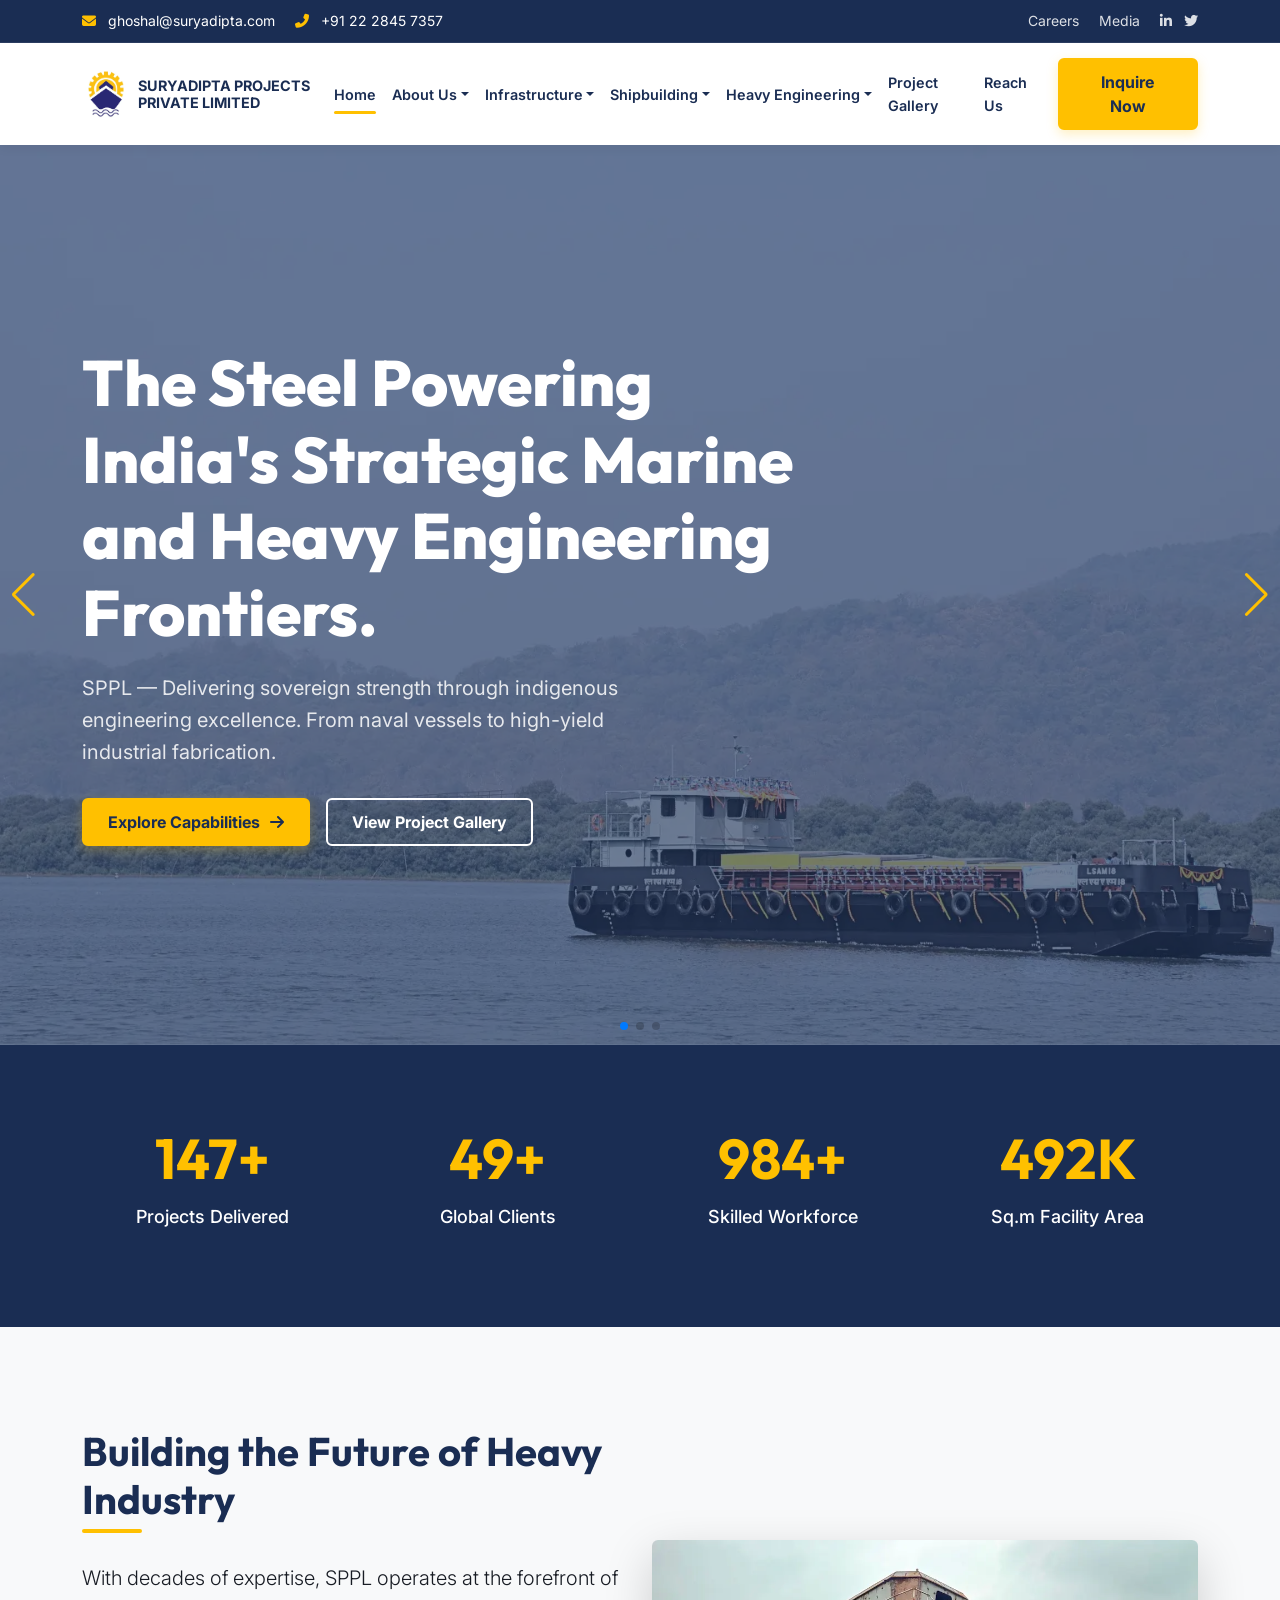
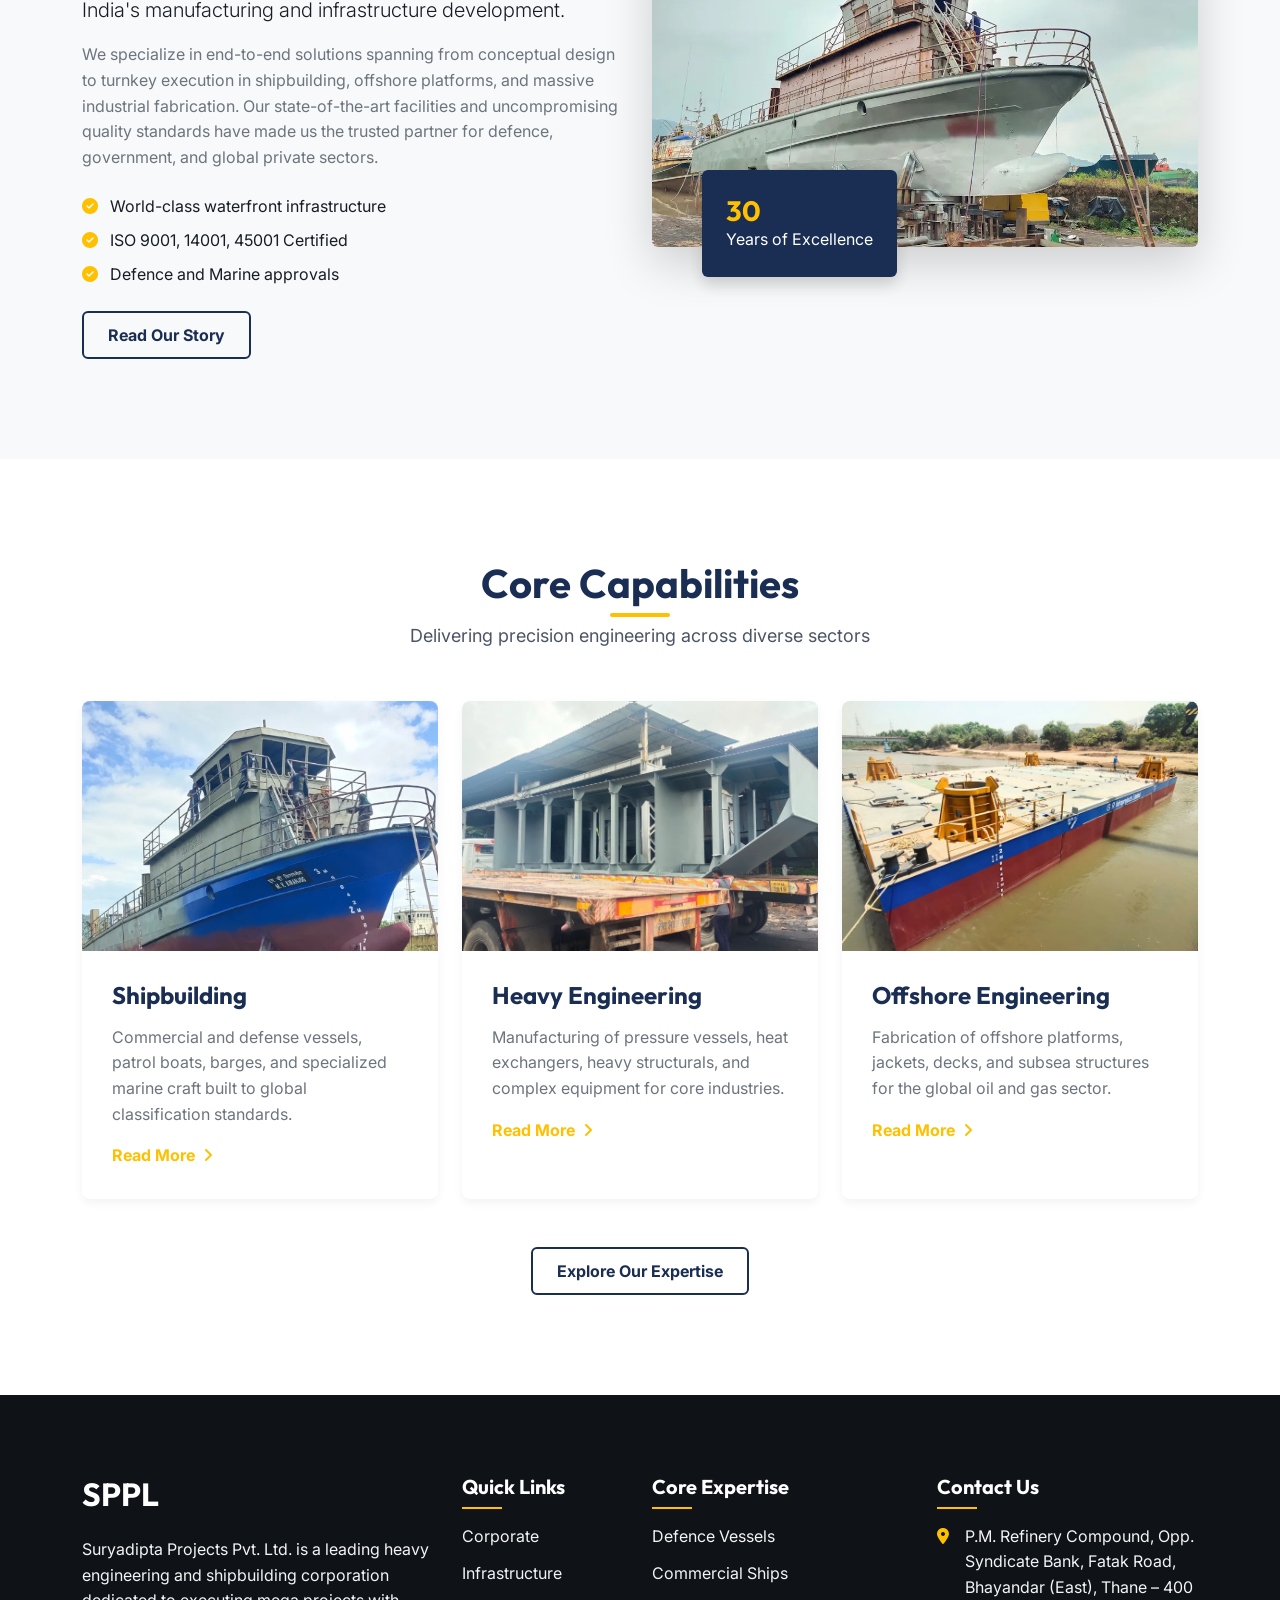
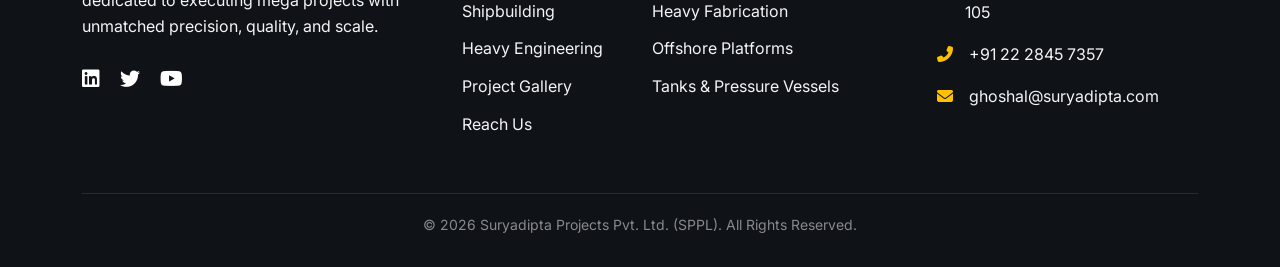
<file: index.html>
<!DOCTYPE html>
<html lang="en">

<head>
    <meta charset="UTF-8">
    <meta name="viewport" content="width=device-width, initial-scale=1.0">
    <meta name="description"
        content="SPPL - Suryadipta Projects Pvt. Ltd. Leading the way in heavy engineering, shipbuilding, offshore engineering, and industrial fabrication in India.">
    <title>SPPL | Heavy Engineering, Shipbuilding &amp; Offshore Engineering</title>

    <!-- Preconnect for performance -->
    <link rel="preconnect" href="https://fonts.googleapis.com">
    <link rel="preconnect" href="https://fonts.gstatic.com" crossorigin>

    <!-- Google Fonts: Inter (Body) & Outfit (Heading) -->
    <link
        href="https://fonts.googleapis.com/css2?family=Inter:wght@300;400;500;600;700&family=Outfit:wght@400;500;600;700;800&display=swap"
        rel="stylesheet">

    <!-- Bootstrap 5 CSS -->
    <link href="https://cdn.jsdelivr.net/npm/bootstrap@5.3.2/dist/css/bootstrap.min.css" rel="stylesheet">

    <!-- FontAwesome Icons -->
    <link rel="stylesheet" href="https://cdnjs.cloudflare.com/ajax/libs/font-awesome/6.4.2/css/all.min.css">

    <!-- AOS Animation CSS -->
    <link href="https://unpkg.com/aos@2.3.1/dist/aos.css" rel="stylesheet">

    <!-- Swiper CSS -->
    <link rel="stylesheet" href="https://cdn.jsdelivr.net/npm/swiper@11/swiper-bundle.min.css" />

    <!-- Custom CSS -->
    <link rel="stylesheet" href="css/style.css">

    <!-- SEO Schema Markup -->
    <script type="application/ld+json">
    {
      "@context": "https://schema.org",
      "@type": "Organization",
      "name": "Suryadipta Projects Pvt. Ltd. (SPPL)",
      "url": "https://www.sppl.com",
      "logo": "https://www.sppl.com/images/logo.png",
      "contactPoint": {
        "@type": "ContactPoint",
        "telephone": "+91-22-2845-7357",
        "contactType": "customer service"
      },
      "sameAs": [
        "https://www.linkedin.com/in/shyamashish-ghoshal-4084222a",
        "https://x.com/SPPL_1998"
      ]
    }
    </script>
</head>

<body>

    <!-- Topbar -->
    <div class="header-top d-none d-lg-block">
        <div class="container">
            <div class="row align-items-center">
                <div class="col-md-6">
                    <span class="me-3"><i class="fas fa-envelope text-orange me-2"></i> ghoshal@suryadipta.com</span>
                    <span><i class="fas fa-phone-alt text-orange me-2"></i> +91 22 2845 7357</span>
                </div>
                <div class="col-md-6 text-end">
                    <a href="careers.html" class="me-3">Careers</a>
                    <a href="media.html" class="me-3">Media</a>
                    <a href="https://www.linkedin.com/in/shyamashish-ghoshal-4084222a" target="_blank" rel="noopener noreferrer" aria-label="LinkedIn"><i class="fab fa-linkedin-in"></i></a>
                    <a href="https://x.com/SPPL_1998" target="_blank" rel="noopener noreferrer" class="ms-2" aria-label="Twitter / X"><i class="fab fa-twitter"></i></a>
                </div>
            </div>
        </div>
    </div>
    <!-- Navigation -->
    <nav class="navbar navbar-expand-xl navbar-light sticky-top">
        <div class="container">
            <a class="navbar-brand d-flex align-items-center" href="index.html">
                <img src="images/logo/logo.webp" alt="SPPL Logo" height="40" class="me-2">
                <span class="navbar-brand-text">
                    <span class="d-block">Suryadipta Projects</span>
                    <span class="d-block">Private Limited</span>
                </span>
            </a>
            <button class="navbar-toggler" type="button" data-bs-toggle="collapse" data-bs-target="#navbarNav"
                aria-controls="navbarNav" aria-expanded="false" aria-label="Toggle navigation">
                <span class="navbar-toggler-icon"></span>
            </button>
            <div class="collapse navbar-collapse" id="navbarNav">
                <ul class="navbar-nav ms-auto mb-2 mb-lg-0 align-items-xl-center">
                    <li class="nav-item"><a class="nav-link active" href="index.html">Home</a></li>

                    <!-- About Us -->
                    <li class="nav-item dropdown">
                        <a class="nav-link dropdown-toggle " href="about.html" id="aboutDropdown" role="button"
                            data-bs-toggle="dropdown" aria-expanded="false">About Us</a>
                        <ul class="dropdown-menu" aria-labelledby="aboutDropdown">
                            <li><a class="dropdown-item dropdown-overview" href="about.html"><i
                                        class="fas fa-building me-2"></i>About Overview</a></li>
                            <li>
                                <hr class="dropdown-divider my-1">
                            </li>
                            <li><a class="dropdown-item" href="about.html#director-profile">Director Profile</a></li>
                            <li><a class="dropdown-item" href="about.html#sppl-journey">SPPL Journey</a></li>
                            <li><a class="dropdown-item" href="about.html#order-book">Current Order Book</a></li>
                            <li>
                                <hr class="dropdown-divider my-1">
                            </li>
                            <li><a class="dropdown-item" href="quality.html">Quality & Safety</a></li>
                            <li><a class="dropdown-item" href="media.html">Media Room</a></li>
                            <li><a class="dropdown-item" href="careers.html">Careers</a></li>
                        </ul>
                    </li>

                    <!-- Infrastructure -->
                    <li class="nav-item dropdown">
                        <a class="nav-link dropdown-toggle " href="infrastructure.html" id="infraDropdown" role="button"
                            data-bs-toggle="dropdown" aria-expanded="false">Infrastructure</a>
                        <ul class="dropdown-menu" aria-labelledby="infraDropdown">
                            <li><a class="dropdown-item dropdown-overview" href="infrastructure.html"><i
                                        class="fas fa-industry me-2"></i>Infra Overview</a></li>
                            <li>
                                <hr class="dropdown-divider my-1">
                            </li>
                            <li><a class="dropdown-item" href="infrastructure.html#shipyard">Shipyard</a></li>
                            <li><a class="dropdown-item" href="infrastructure.html#heavy-fabrication-yard">Heavy
                                    Fabrication Yard</a></li>
                        </ul>
                    </li>

                    <!-- Shipbuilding -->
                    <li class="nav-item dropdown">
                        <a class="nav-link dropdown-toggle " href="shipbuilding.html" id="shipbuildingDropdown"
                            role="button" data-bs-toggle="dropdown" aria-expanded="false">Shipbuilding</a>
                        <ul class="dropdown-menu" aria-labelledby="shipbuildingDropdown">
                            <li><a class="dropdown-item dropdown-overview" href="shipbuilding.html"><i
                                        class="fas fa-ship me-2"></i>Shipbuilding Overview</a></li>
                            <li>
                                <hr class="dropdown-divider my-1">
                            </li>
                            <li><a class="dropdown-item" href="shipbuilding.html#defence">Defence Vessels</a></li>
                            <li><a class="dropdown-item" href="shipbuilding.html#commercial">Commercial Vessels</a></li>
                        </ul>
                    </li>

                    <!-- Heavy Engineering -->
                    <li class="nav-item dropdown">
                        <a class="nav-link dropdown-toggle " href="heavy-engineering.html" id="heavyEngDropdown"
                            role="button" data-bs-toggle="dropdown" aria-expanded="false">Heavy Engineering</a>
                        <ul class="dropdown-menu" aria-labelledby="heavyEngDropdown">
                            <li><a class="dropdown-item dropdown-overview" href="heavy-engineering.html"><i
                                        class="fas fa-cogs me-2"></i>Heavy Eng. Overview</a></li>
                            <li>
                                <hr class="dropdown-divider my-1">
                            </li>
                            <li><a class="dropdown-item" href="heavy-engineering.html#heavy-fabrication">Heavy
                                    Fabrication</a></li>
                            <li><a class="dropdown-item" href="heavy-engineering.html#offshore-fabrication">Offshore
                                    Fabrication</a></li>
                            <li><a class="dropdown-item" href="heavy-engineering.html#tanks-vessels">Tanks &amp;
                                    Vessels</a></li>
                        </ul>
                    </li>

                    <li class="nav-item"><a class="nav-link " href="projects.html">Project Gallery</a></li>
                    <li class="nav-item"><a class="nav-link " href="contact.html">Reach Us</a></li>
                </ul>
                <a href="contact.html" class="btn btn-primary-custom ms-xl-3 d-none d-xl-inline-flex">Inquire Now</a>
                <div class="mobile-inquire-btn">
                    <a href="contact.html" class="btn btn-primary-custom w-100">Inquire Now <i
                            class="fas fa-arrow-right ms-2"></i></a>
                </div>
            </div>
        </div>
    </nav>

    <!-- Hero Section with Swiper -->
    <section class="hero-section">
        <div class="swiper hero-swiper w-100 h-100 position-absolute top-0 start-0 z-0">
            <div class="swiper-wrapper">
                <div class="swiper-slide">
                    <img src="images/index_page/hero_1.webp" alt="Shipyard at SPPL" class="hero-bg">
                </div>
                <div class="swiper-slide">
                    <img src="images/index_page/hero_2.webp" alt="Heavy Engineering at SPPL" class="hero-bg">
                </div>
                <div class="swiper-slide">
                    <img src="images/index_page/hero_3.webp" alt="Offshore Engineering at SPPL" class="hero-bg">
                </div>
            </div>
            <div class="swiper-pagination"></div>
            <div class="swiper-button-next" aria-label="Next slide" style="color: var(--c-industrial-orange);"></div>
            <div class="swiper-button-prev" aria-label="Previous slide" style="color: var(--c-industrial-orange);">
            </div>
        </div>

        <div class="container hero-content" data-aos="fade-up">
            <div class="row">
                <div class="col-lg-8">
                    <h1 class="hero-title">The Steel Powering India's Strategic Marine and Heavy Engineering Frontiers.
                    </h1>
                    <p class="hero-subtitle">SPPL &mdash; Delivering sovereign strength through indigenous engineering
                        excellence. From naval vessels to high-yield industrial fabrication.</p>
                    <div class="d-flex flex-wrap gap-3">
                        <a href="heavy-engineering.html" class="btn btn-primary-custom">Explore Capabilities <i
                                class="fas fa-arrow-right"></i></a>
                        <a href="projects.html" class="btn btn-outline-custom text-white border-white">View Project
                            Gallery</a>
                    </div>
                </div>
            </div>
        </div>
    </section>

    <!-- Statistics Section -->
    <section class="stats-section">
        <div class="container">
            <div class="row text-center g-4">
                <div class="col-md-3 col-6" data-aos="fade-up" data-aos-delay="100">
                    <div class="stat-item">
                        <h3><span class="stat-count" data-count="150">0</span>+</h3>
                        <p>Projects Delivered</p>
                    </div>
                </div>
                <div class="col-md-3 col-6" data-aos="fade-up" data-aos-delay="200">
                    <div class="stat-item">
                        <h3><span class="stat-count" data-count="50">0</span>+</h3>
                        <p>Global Clients</p>
                    </div>
                </div>
                <div class="col-md-3 col-6" data-aos="fade-up" data-aos-delay="300">
                    <div class="stat-item">
                        <h3><span class="stat-count" data-count="1000">0</span>+</h3>
                        <p>Skilled Workforce</p>
                    </div>
                </div>
                <div class="col-md-3 col-6" data-aos="fade-up" data-aos-delay="400">
                    <div class="stat-item">
                        <h3><span class="stat-count" data-count="500">0</span>K</h3>
                        <p>Sq.m Facility Area</p>
                    </div>
                </div>
            </div>
        </div>
    </section>

    <!-- About Intro Section -->
    <section class="section-padding bg-light">
        <div class="container">
            <div class="row align-items-center">
                <div class="col-lg-6 mb-5 mb-lg-0" data-aos="fade-right">
                    <h2 class="section-title">Building the Future of Heavy Industry</h2>
                    <p class="mt-4 lead">With decades of expertise, SPPL operates at the forefront of India's
                        manufacturing and infrastructure development.</p>
                    <p class="text-secondary">We specialize in end-to-end solutions spanning from conceptual design to
                        turnkey execution in shipbuilding, offshore platforms, and massive industrial fabrication. Our
                        state-of-the-art facilities and uncompromising quality standards have made us the trusted
                        partner for defence, government, and global private sectors.</p>

                    <ul class="list-unstyled mt-4 mb-4">
                        <li class="mb-2"><i class="fas fa-check-circle text-orange me-2"></i> World-class waterfront
                            infrastructure</li>
                        <li class="mb-2"><i class="fas fa-check-circle text-orange me-2"></i> ISO 9001, 14001, 45001
                            Certified</li>
                        <li class="mb-2"><i class="fas fa-check-circle text-orange me-2"></i> Defence and Marine
                            approvals</li>
                    </ul>

                    <a href="about.html" class="btn btn-outline-custom">Read Our Story</a>
                </div>
                <div class="col-lg-6" data-aos="fade-left">
                    <div class="position-relative">
                        <img src="images/index_page/about_us.webp" alt="About SPPL" class="img-fluid rounded shadow-lg"
                            loading="lazy">
                        <div class="position-absolute bottom-0 start-0 bg-navy text-white p-4 rounded shadow d-none d-md-block"
                            style="background-color: var(--c-navy-blue); margin-bottom: -30px; margin-left: 50px;">
                            <h3 class="text-orange mb-0 stat-count" id="yearsOfExcellenceCount" data-count="30">0</h3>
                            <script>
                                document.getElementById('yearsOfExcellenceCount').setAttribute('data-count', new Date().getFullYear() - 1995);
                            </script>
                            <p class="mb-0">Years of Excellence</p>
                        </div>
                    </div>
                </div>
            </div>
        </div>
    </section>

    <!-- Shipbuilding & Heavy Engineering Section -->
    <section class="section-padding">
        <div class="container">
            <div class="text-center mb-5" data-aos="fade-up">
                <h2 class="section-title">Core Capabilities</h2>
                <p class="section-subtitle">Delivering precision engineering across diverse sectors</p>
            </div>

            <div class="row g-4">
                <!-- Capability 1 -->
                <div class="col-lg-4 col-md-6" data-aos="fade-up" data-aos-delay="100">
                    <div class="capability-card">
                        <div class="capability-img">
                            <img src="images/index_page/capability_1.webp" alt="Shipbuilding at SPPL" loading="lazy">
                        </div>
                        <div class="capability-body">
                            <h3 class="capability-title">Shipbuilding</h3>
                            <p class="text-secondary">Commercial and defense vessels, patrol boats, barges, and
                                specialized marine craft built to global classification standards.</p>
                            <a href="shipbuilding.html" class="text-orange fw-bold">Read More <i
                                    class="fas fa-angle-right ms-1"></i></a>
                        </div>
                    </div>
                </div>

                <!-- Capability 2 -->
                <div class="col-lg-4 col-md-6" data-aos="fade-up" data-aos-delay="200">
                    <div class="capability-card">
                        <div class="capability-img">
                            <img src="images/index_page/capabilities_2.webp" alt="Heavy Engineering at SPPL"
                                loading="lazy">
                        </div>
                        <div class="capability-body">
                            <h3 class="capability-title">Heavy Engineering</h3>
                            <p class="text-secondary">Manufacturing of pressure vessels, heat exchangers, heavy
                                structurals, and complex equipment for core industries.</p>
                            <a href="heavy-engineering.html" class="text-orange fw-bold">Read More <i
                                    class="fas fa-angle-right ms-1"></i></a>
                        </div>
                    </div>
                </div>

                <!-- Capability 3 -->
                <div class="col-lg-4 col-md-6" data-aos="fade-up" data-aos-delay="300">
                    <div class="capability-card">
                        <div class="capability-img">
                            <img src="images/index_page/capability_3.webp" alt="Offshore Engineering at SPPL"
                                loading="lazy">
                        </div>
                        <div class="capability-body">
                            <h3 class="capability-title">Offshore Engineering</h3>
                            <p class="text-secondary">Fabrication of offshore platforms, jackets, decks, and subsea
                                structures for the global oil and gas sector.</p>
                            <a href="heavy-engineering.html#offshore-fabrication" class="text-orange fw-bold">Read More
                                <i class="fas fa-angle-right ms-1"></i></a>
                        </div>
                    </div>
                </div>
            </div>

            <div class="text-center mt-5">
                <a href="heavy-engineering.html" class="btn btn-outline-custom">Explore Our Expertise</a>
            </div>
        </div>
    </section>

    <!-- Footer -->
    <footer class="footer">
        <div class="container">
            <div class="row g-4">
                <div class="col-lg-4 col-md-6">
                    <h2 class="text-white m-0 mb-4 fw-bold">SPPL</h2>
                    <p style="color: var(--c-steel-grey-light);">Suryadipta Projects Pvt. Ltd. is a leading heavy
                        engineering and shipbuilding corporation dedicated to executing mega projects with unmatched
                        precision, quality, and scale.</p>
                    <div class="mt-4">
                        <a href="https://www.linkedin.com/in/shyamashish-ghoshal-4084222a" target="_blank" rel="noopener noreferrer" class="text-white me-3 fs-5" aria-label="LinkedIn"><i
                                class="fab fa-linkedin"></i></a>
                        <a href="https://x.com/SPPL_1998" target="_blank" rel="noopener noreferrer" class="text-white me-3 fs-5" aria-label="Twitter / X"><i class="fab fa-twitter"></i></a>
                        <a href="#" class="text-white fs-5" aria-label="YouTube"><i class="fab fa-youtube"></i></a>
                    </div>
                </div>

                <div class="col-lg-2 col-md-6">
                    <h4 class="footer-heading">Quick Links</h4>
                    <ul class="footer-links">
                        <li><a href="about.html">Corporate</a></li>
                        <li><a href="infrastructure.html">Infrastructure</a></li>
                        <li><a href="shipbuilding.html">Shipbuilding</a></li>
                        <li><a href="heavy-engineering.html">Heavy Engineering</a></li>
                        <li><a href="projects.html">Project Gallery</a></li>
                        <li><a href="contact.html">Reach Us</a></li>
                    </ul>
                </div>

                <div class="col-lg-3 col-md-6">
                    <h4 class="footer-heading">Core Expertise</h4>
                    <ul class="footer-links">
                        <li><a href="shipbuilding.html#defence">Defence Vessels</a></li>
                        <li><a href="shipbuilding.html#commercial">Commercial Ships</a></li>
                        <li><a href="heavy-engineering.html#heavy-fabrication">Heavy Fabrication</a></li>
                        <li><a href="heavy-engineering.html#offshore-fabrication">Offshore Platforms</a></li>
                        <li><a href="heavy-engineering.html#tanks-vessels">Tanks &amp; Pressure Vessels</a></li>
                    </ul>
                </div>

                <div class="col-lg-3 col-md-6">
                    <h4 class="footer-heading">Contact Us</h4>
                    <ul class="footer-links">
                        <li class="d-flex mb-3">
                            <i class="fas fa-map-marker-alt text-orange mt-1 me-3"></i>
                            <span style="color: var(--c-steel-grey-light);">P.M. Refinery Compound, Opp. Syndicate Bank, Fatak Road, Bhayandar (East), Thane &ndash; 400 105</span>
                        </li>
                        <li class="d-flex mb-3">
                            <i class="fas fa-phone-alt text-orange mt-1 me-3"></i>
                            <span style="color: var(--c-steel-grey-light);">+91 22 2845 7357</span>
                        </li>
                        <li class="d-flex mb-3">
                            <i class="fas fa-envelope text-orange mt-1 me-3"></i>
                            <span style="color: var(--c-steel-grey-light);">ghoshal@suryadipta.com</span>
                        </li>
                    </ul>
                </div>
            </div>

            <div class="footer-bottom">
                <p class="mb-0">&copy; 2026 Suryadipta Projects Pvt. Ltd. (SPPL). All Rights Reserved.</p>
            </div>
        </div>
    </footer>

    <!-- Scroll to Top -->
    <div class="scroll-top" aria-label="Scroll to top">
        <i class="fas fa-chevron-up"></i>
    </div>

    <!-- Bootstrap 5 JS Bundle -->
    <script src="https://cdn.jsdelivr.net/npm/bootstrap@5.3.2/dist/js/bootstrap.bundle.min.js"></script>

    <!-- AOS Animation JS -->
    <script src="https://unpkg.com/aos@2.3.1/dist/aos.js"></script>

    <!-- Swiper JS -->
    <script src="https://cdn.jsdelivr.net/npm/swiper@11/swiper-bundle.min.js"></script>

    <!-- Custom JS -->
    <script src="js/main.js"></script>
</body>

</html>
</file>
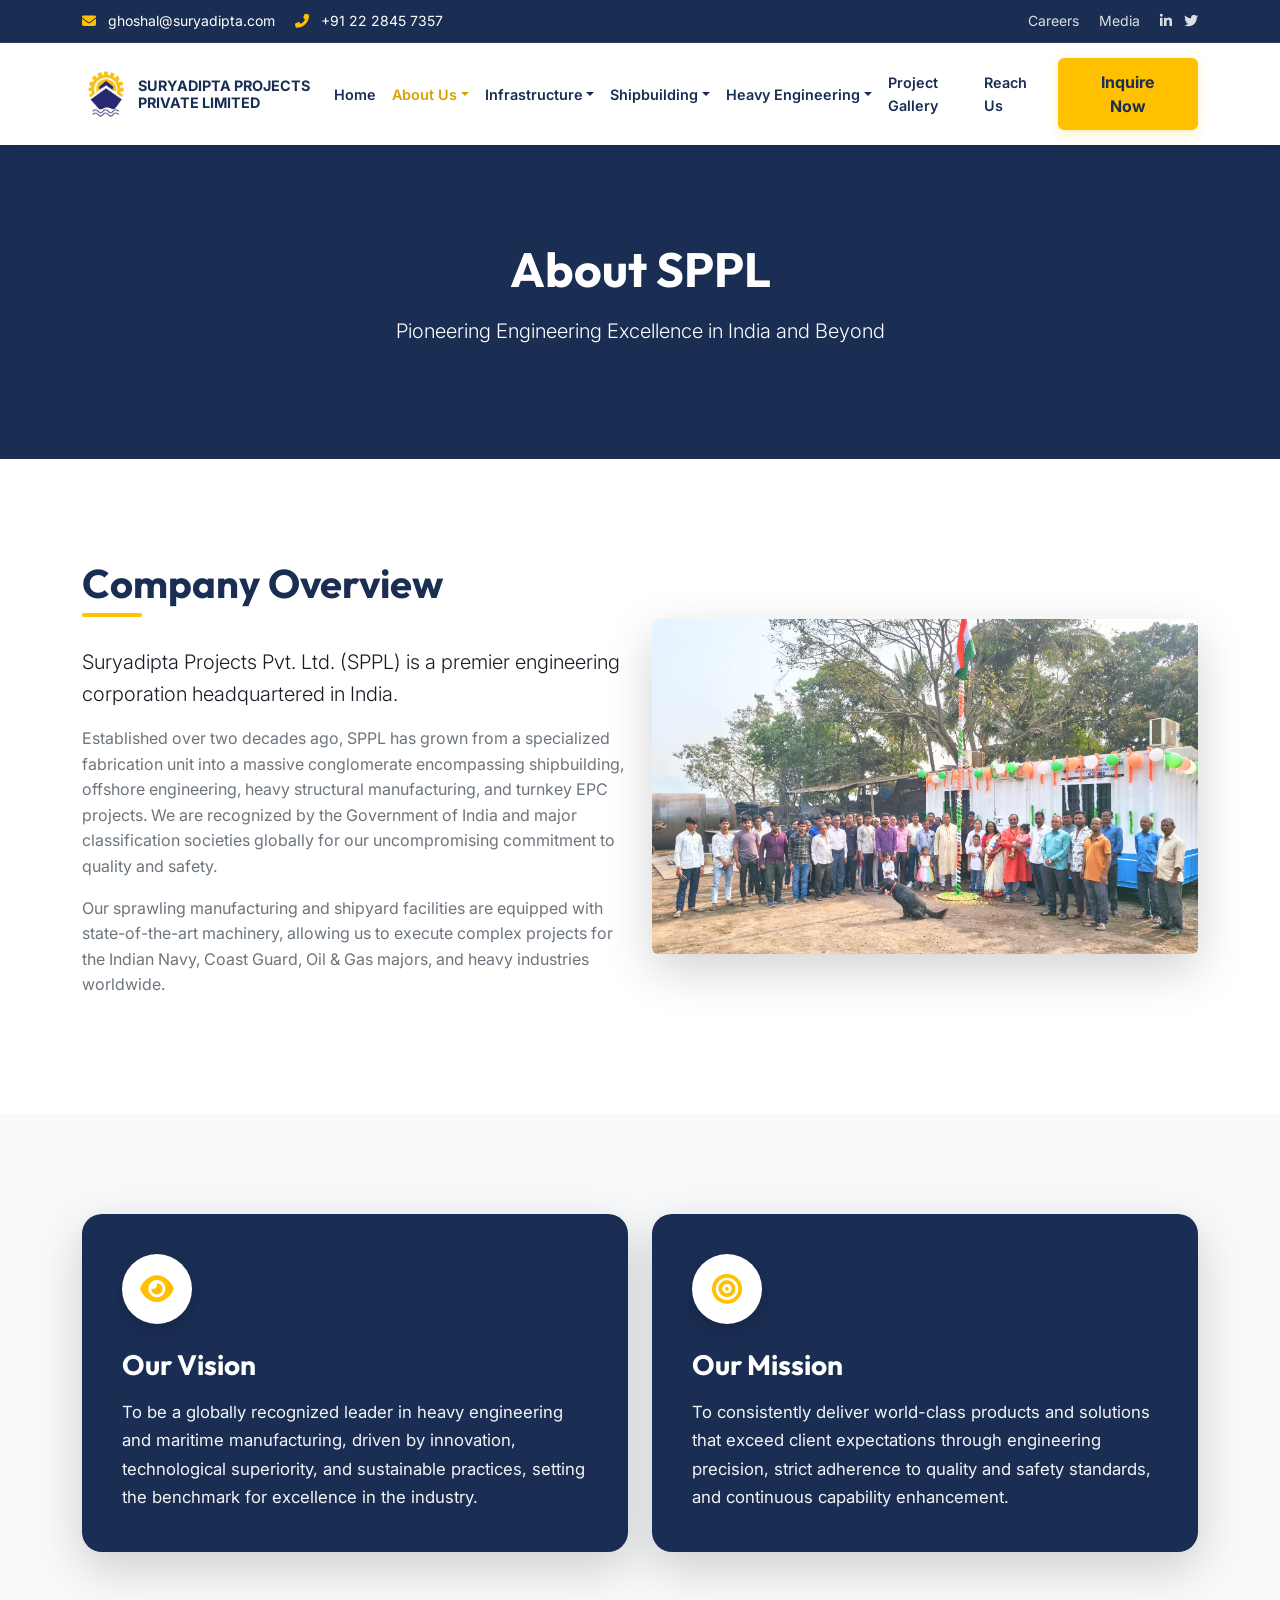
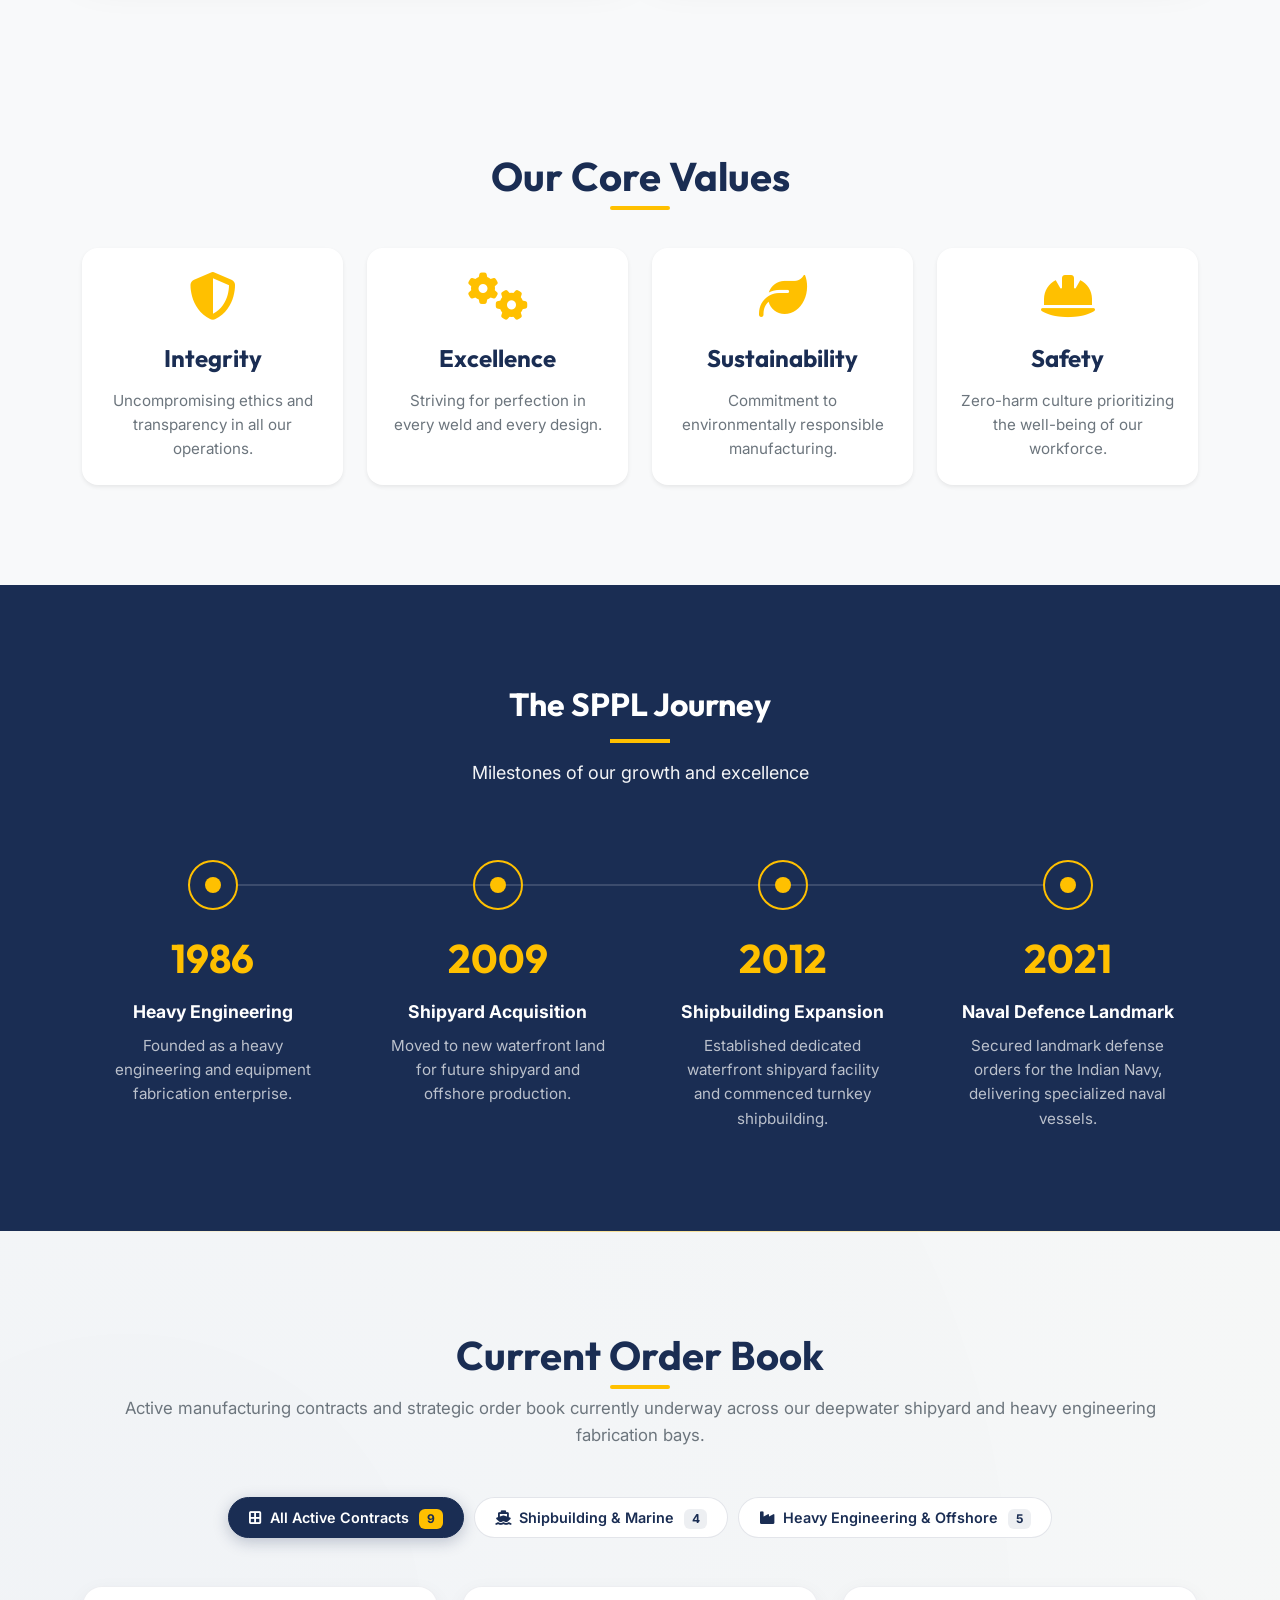
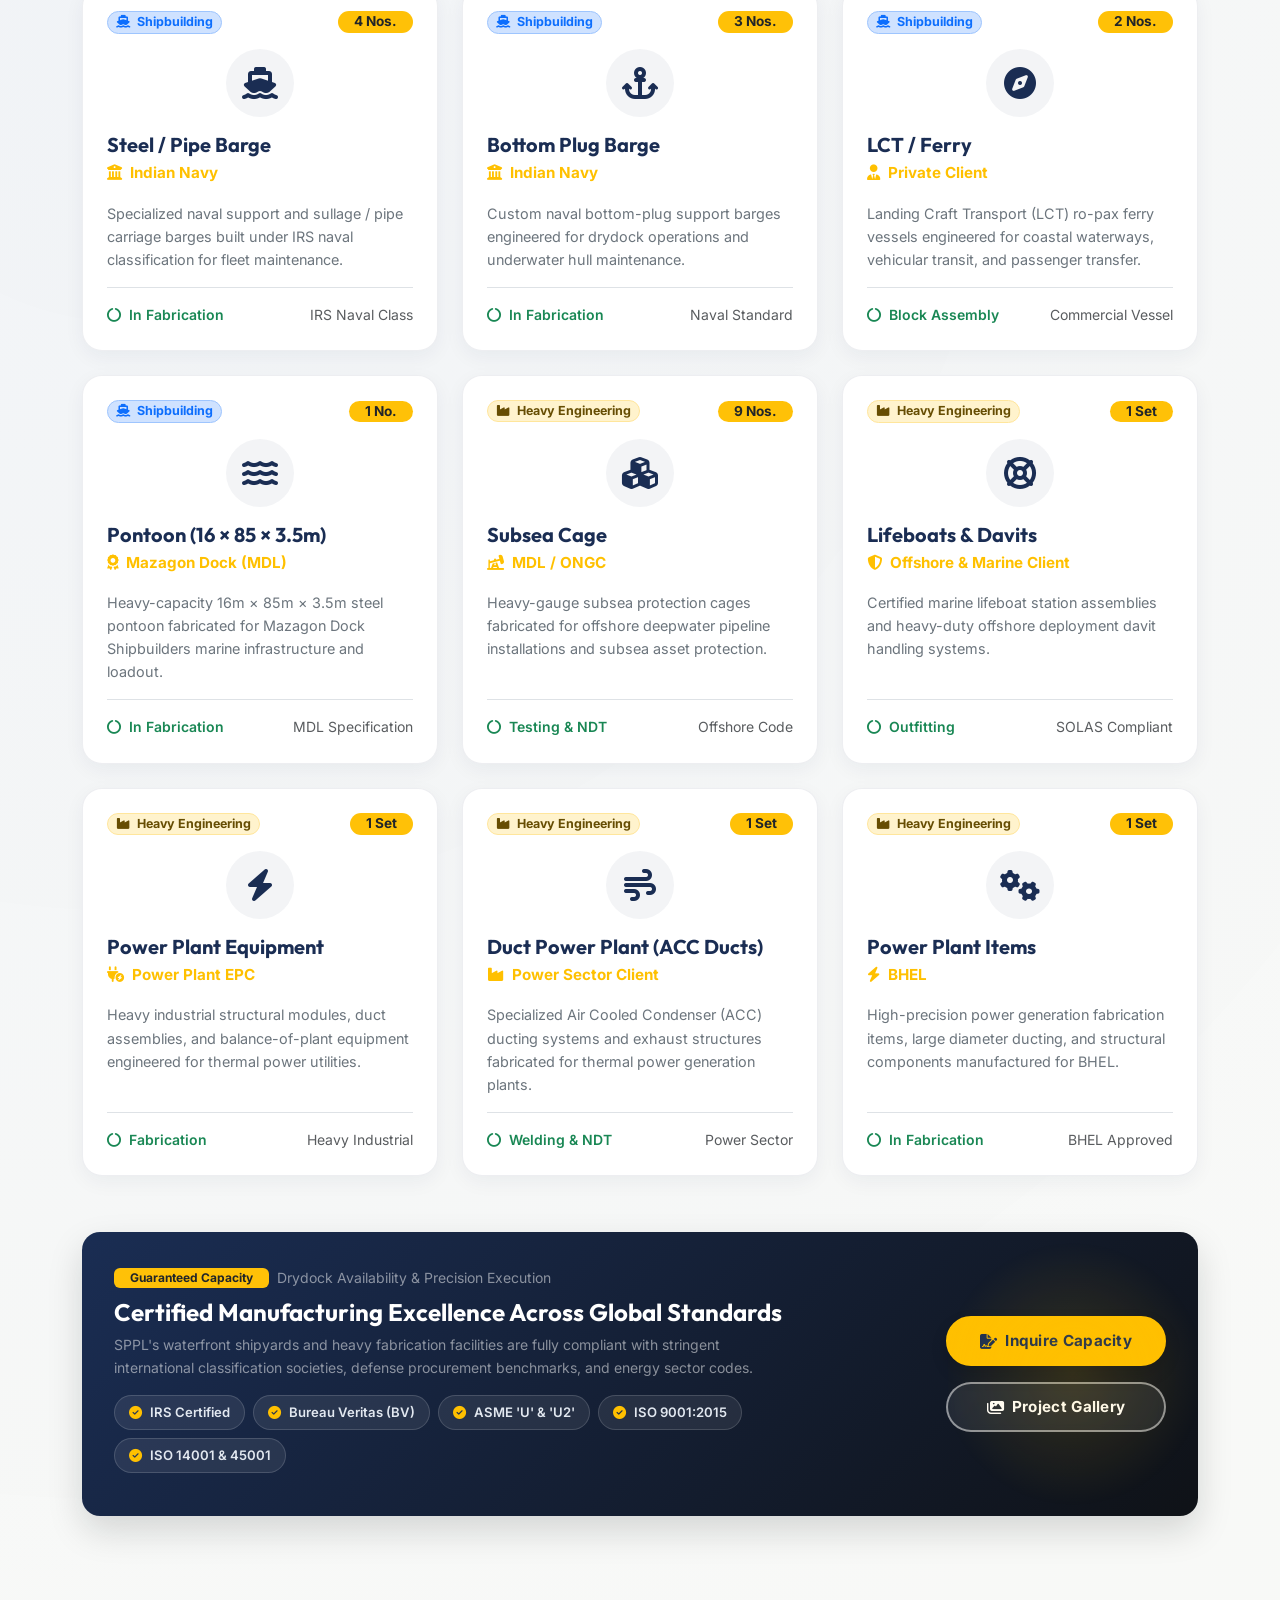
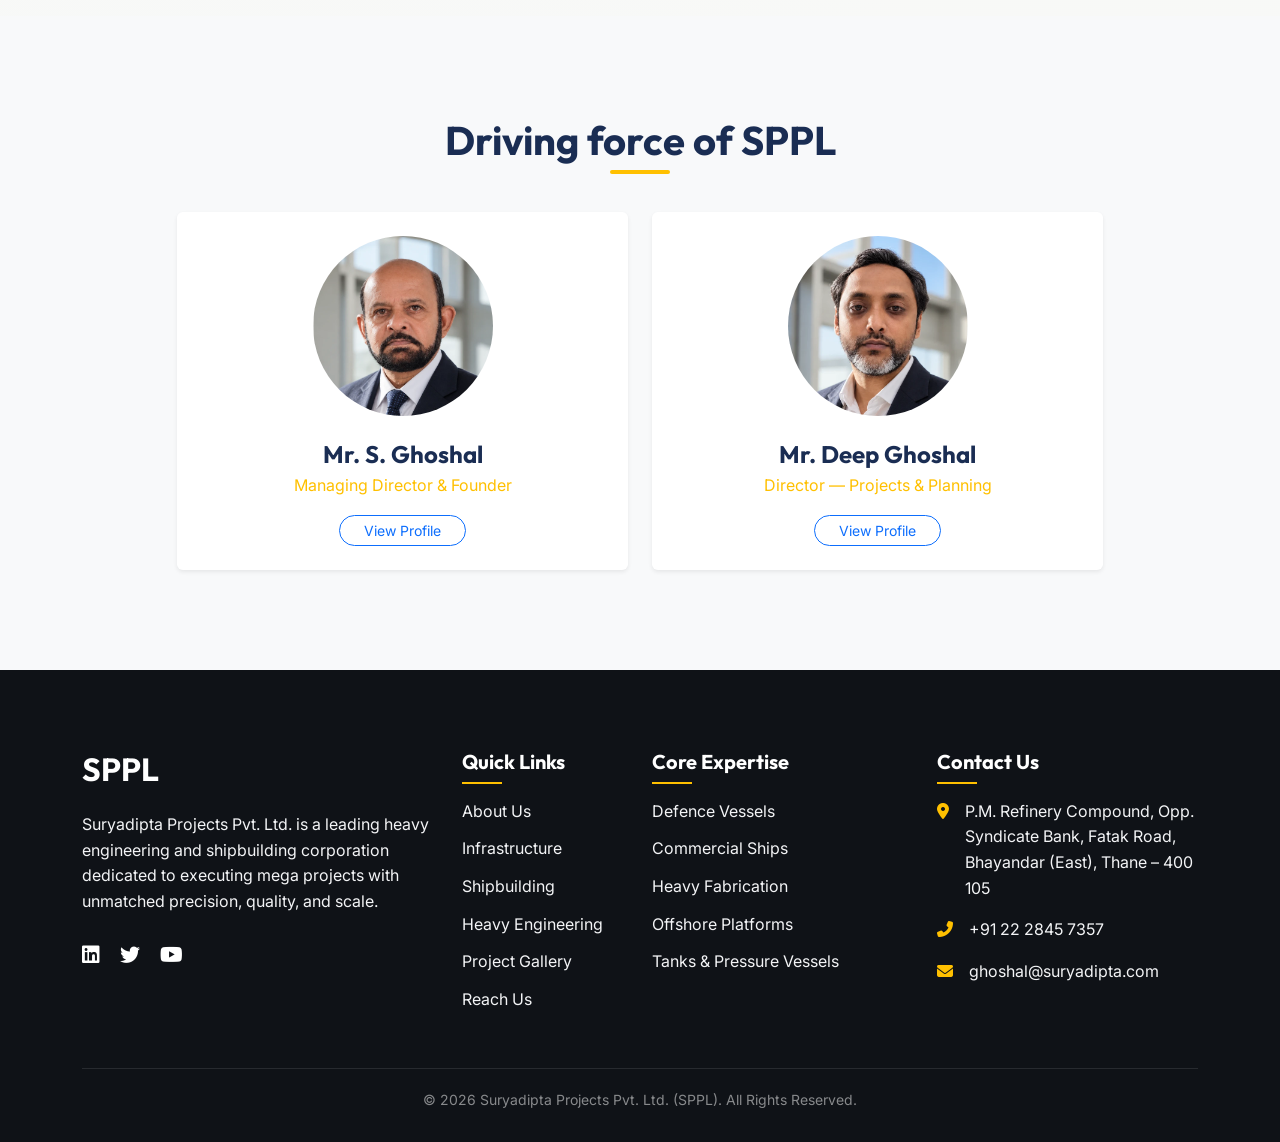
<file: about.html>
<!DOCTYPE html>
<html lang="en">

<head>
    <meta charset="UTF-8">
    <meta name="viewport" content="width=device-width, initial-scale=1.0">
    <meta name="description"
        content="About SPPL - Learn about our history, vision, mission, and leadership in heavy engineering and shipbuilding.">
    <title>About Us | SPPL</title>

    <link rel="preconnect" href="https://fonts.googleapis.com">
    <link rel="preconnect" href="https://fonts.gstatic.com" crossorigin>
    <link
        href="https://fonts.googleapis.com/css2?family=Inter:wght@300;400;500;600;700&family=Outfit:wght@400;500;600;700;800&display=swap"
        rel="stylesheet">
    <link href="https://cdn.jsdelivr.net/npm/bootstrap@5.3.2/dist/css/bootstrap.min.css" rel="stylesheet">
    <link rel="stylesheet" href="https://cdnjs.cloudflare.com/ajax/libs/font-awesome/6.4.2/css/all.min.css">
    <link href="https://unpkg.com/aos@2.3.1/dist/aos.css" rel="stylesheet">
    <link rel="stylesheet" href="css/style.css">
</head>

<body>

    <!-- Topbar -->
    <div class="header-top d-none d-lg-block">
        <div class="container">
            <div class="row align-items-center">
                <div class="col-md-6">
                    <span class="me-3"><i class="fas fa-envelope text-orange me-2"></i> ghoshal@suryadipta.com</span>
                    <span><i class="fas fa-phone-alt text-orange me-2"></i> +91 22 2845 7357</span>
                </div>
                <div class="col-md-6 text-end">
                    <a href="careers.html" class="me-3">Careers</a>
                    <a href="media.html" class="me-3">Media</a>
                    <a href="https://www.linkedin.com/in/shyamashish-ghoshal-4084222a" target="_blank" rel="noopener noreferrer" aria-label="LinkedIn"><i class="fab fa-linkedin-in"></i></a>
                    <a href="https://x.com/SPPL_1998" target="_blank" rel="noopener noreferrer" class="ms-2" aria-label="Twitter / X"><i class="fab fa-twitter"></i></a>
                </div>
            </div>
        </div>
    </div>
    <!-- Navigation -->
    <nav class="navbar navbar-expand-xl navbar-light sticky-top">
        <div class="container">
            <a class="navbar-brand d-flex align-items-center" href="index.html">
                <img src="images/logo/logo.webp" alt="SPPL Logo" height="40" class="me-2">
                <span class="navbar-brand-text">
                    <span class="d-block">Suryadipta Projects</span>
                    <span class="d-block">Private Limited</span>
                </span>
            </a>
            <button class="navbar-toggler" type="button" data-bs-toggle="collapse" data-bs-target="#navbarNav"
                aria-controls="navbarNav" aria-expanded="false" aria-label="Toggle navigation">
                <span class="navbar-toggler-icon"></span>
            </button>
            <div class="collapse navbar-collapse" id="navbarNav">
                <ul class="navbar-nav ms-auto mb-2 mb-lg-0 align-items-xl-center">
                    <li class="nav-item"><a class="nav-link " href="index.html">Home</a></li>

                    <!-- Corporate -->
                    <li class="nav-item dropdown">
                        <a class="nav-link dropdown-toggle active" href="about.html" id="aboutDropdown" role="button"
                            data-bs-toggle="dropdown" aria-expanded="false">About Us</a>
                        <ul class="dropdown-menu" aria-labelledby="aboutDropdown">
                            <li><a class="dropdown-item dropdown-overview" href="about.html"><i class="fas fa-building me-2"></i>About Overview</a></li>
                            <li><hr class="dropdown-divider my-1"></li>
                            <li><a class="dropdown-item" href="about.html#director-profile">Director Profile</a></li>
                            <li><a class="dropdown-item" href="about.html#sppl-journey">SPPL Journey</a></li>
                            <li><a class="dropdown-item" href="about.html#order-book">Current Order Book</a></li>
                            <li><hr class="dropdown-divider my-1"></li>
                            <li><a class="dropdown-item" href="quality.html">Quality & Safety</a></li>
                            <li><a class="dropdown-item" href="media.html">Media Room</a></li>
                            <li><a class="dropdown-item" href="careers.html">Careers</a></li>
                        </ul>
                    </li>

                    <!-- Infrastructure -->
                    <li class="nav-item dropdown">
                        <a class="nav-link dropdown-toggle " href="infrastructure.html" id="infraDropdown" role="button"
                            data-bs-toggle="dropdown" aria-expanded="false">Infrastructure</a>
                        <ul class="dropdown-menu" aria-labelledby="infraDropdown">
                            <li><a class="dropdown-item dropdown-overview" href="infrastructure.html"><i class="fas fa-industry me-2"></i>Infra Overview</a></li>
                            <li><hr class="dropdown-divider my-1"></li>
                            <li><a class="dropdown-item" href="infrastructure.html#shipyard">Shipyard</a></li>
                            <li><a class="dropdown-item" href="infrastructure.html#heavy-fabrication-yard">Heavy Fabrication Yard</a></li>
                        </ul>
                    </li>

                    <!-- Shipbuilding -->
                    <li class="nav-item dropdown">
                        <a class="nav-link dropdown-toggle " href="shipbuilding.html" id="shipbuildingDropdown"
                            role="button" data-bs-toggle="dropdown" aria-expanded="false">Shipbuilding</a>
                        <ul class="dropdown-menu" aria-labelledby="shipbuildingDropdown">
                            <li><a class="dropdown-item dropdown-overview" href="shipbuilding.html"><i class="fas fa-ship me-2"></i>Shipbuilding Overview</a></li>
                            <li><hr class="dropdown-divider my-1"></li>
                            <li><a class="dropdown-item" href="shipbuilding.html#defence">Defence Vessels</a></li>
                            <li><a class="dropdown-item" href="shipbuilding.html#commercial">Commercial Vessels</a></li>
                        </ul>
                    </li>

                    <!-- Heavy Engineering -->
                    <li class="nav-item dropdown">
                        <a class="nav-link dropdown-toggle " href="heavy-engineering.html" id="heavyEngDropdown"
                            role="button" data-bs-toggle="dropdown" aria-expanded="false">Heavy Engineering</a>
                        <ul class="dropdown-menu" aria-labelledby="heavyEngDropdown">
                            <li><a class="dropdown-item dropdown-overview" href="heavy-engineering.html"><i class="fas fa-cogs me-2"></i>Heavy Eng. Overview</a></li>
                            <li><hr class="dropdown-divider my-1"></li>
                            <li><a class="dropdown-item" href="heavy-engineering.html#heavy-fabrication">Heavy Fabrication</a></li>
                            <li><a class="dropdown-item" href="heavy-engineering.html#offshore-fabrication">Offshore Fabrication</a></li>
                            <li><a class="dropdown-item" href="heavy-engineering.html#tanks-vessels">Tanks &amp; Vessels</a></li>
                        </ul>
                    </li>

                    <li class="nav-item"><a class="nav-link " href="projects.html">Project Gallery</a></li>
                    <li class="nav-item"><a class="nav-link " href="contact.html">Reach Us</a></li>
                </ul>
                <a href="contact.html" class="btn btn-primary-custom ms-xl-3 d-none d-xl-inline-flex">Inquire Now</a>
                <div class="mobile-inquire-btn">
                    <a href="contact.html" class="btn btn-primary-custom w-100">Inquire Now <i class="fas fa-arrow-right ms-2"></i></a>
                </div>
            </div>
        </div>
    </nav>

    <!-- Page Header -->
    <section class="page-header bg-navy text-white text-center py-5" style="background-color: var(--c-navy-blue);">
        <div class="container py-5">
            <h1 class="display-4 fw-bold text-white">About SPPL</h1>
            <p class="lead">Pioneering Engineering Excellence in India and Beyond</p>
        </div>
    </section>

    <!-- Overview Section -->
    <section class="section-padding">
        <div class="container">
            <div class="row align-items-center">
                <div class="col-lg-6" data-aos="fade-right">
                    <h2 class="section-title">Company Overview</h2>
                    <p class="mt-4 lead">Suryadipta Projects Pvt. Ltd. (SPPL) is a premier engineering corporation
                        headquartered in India.</p>
                    <p class="text-secondary">Established over two decades ago, SPPL has grown from a specialized
                        fabrication unit into a massive conglomerate encompassing shipbuilding, offshore engineering,
                        heavy structural manufacturing, and turnkey EPC projects. We are recognized by the Government of
                        India and major classification societies globally for our uncompromising commitment to quality
                        and safety.</p>
                    <p class="text-secondary">Our sprawling manufacturing and shipyard facilities are equipped with
                        state-of-the-art machinery, allowing us to execute complex projects for the Indian Navy, Coast
                        Guard, Oil & Gas majors, and heavy industries worldwide.</p>
                </div>
                <div class="col-lg-6 mt-4 mt-lg-0" data-aos="fade-left">
                    <img src="images/about us/About Us.webp" alt="Corporate Overview" loading="lazy" decoding="async"
                        class="img-fluid rounded shadow-lg">
                </div>
            </div>
        </div>
    </section>

    <!-- Vision & Mission -->
    <section class="section-padding bg-light">
        <div class="container">
            <div class="row g-4">
                <div class="col-md-6" data-aos="fade-up">
                    <div class="card border-0 shadow-lg h-100 p-4" style="background-color: var(--c-navy-blue); border-radius: 20px;">
                        <div class="card-body">
                            <div class="d-inline-flex align-items-center justify-content-center bg-white rounded-circle mb-4 shadow"
                                style="width: 70px; height: 70px; font-size: 30px;">
                                <i class="fas fa-eye" style="color: var(--c-industrial-orange);"></i>
                            </div>
                            <h3 class="card-title text-white fw-bold">Our Vision</h3>
                            <p class="card-text mt-3" style="color: var(--c-steel-grey-light); font-size: 1.05rem; line-height: 1.7;">To be a globally recognized leader in heavy engineering
                                and maritime manufacturing, driven by innovation, technological superiority, and
                                sustainable practices, setting the benchmark for excellence in the industry.</p>
                        </div>
                    </div>
                </div>
                <div class="col-md-6" data-aos="fade-up" data-aos-delay="50">
                    <div class="card border-0 shadow-lg h-100 p-4" style="background-color: var(--c-navy-blue); border-radius: 20px;">
                        <div class="card-body">
                            <div class="d-inline-flex align-items-center justify-content-center bg-white rounded-circle mb-4 shadow"
                                style="width: 70px; height: 70px; font-size: 30px;">
                                <i class="fas fa-bullseye" style="color: var(--c-industrial-orange);"></i>
                            </div>
                            <h3 class="card-title text-white fw-bold">Our Mission</h3>
                            <p class="card-text mt-3" style="color: var(--c-steel-grey-light); font-size: 1.05rem; line-height: 1.7;">To consistently deliver world-class products and
                                solutions that exceed client expectations through engineering precision, strict
                                adherence to quality and safety standards, and continuous capability enhancement.</p>
                        </div>
                    </div>
                </div>
            </div>
        </div>
    </section>

    <!-- Core Values -->
    <section class="section-padding bg-light">
        <div class="container text-center">
            <h2 class="section-title mb-5" data-aos="fade-up">Our Core Values</h2>
            <div class="row g-4">
                <div class="col-lg-3 col-md-6" data-aos="fade-up">
                    <div class="p-4 bg-white rounded-4 shadow-sm h-100 hover-lift">
                        <i class="fas fa-shield-alt mb-4" style="font-size: 3rem; color: var(--c-golden-yellow);"></i>
                        <h4 class="fw-bold mb-3 text-navy">Integrity</h4>
                        <p class="text-secondary mb-0" style="font-size: 0.95rem;">Uncompromising ethics and
                            transparency in all our operations.</p>
                    </div>
                </div>
                <div class="col-lg-3 col-md-6" data-aos="fade-up" data-aos-delay="50">
                    <div class="p-4 bg-white rounded-4 shadow-sm h-100 hover-lift">
                        <i class="fas fa-cogs mb-4" style="font-size: 3rem; color: var(--c-golden-yellow);"></i>
                        <h4 class="fw-bold mb-3 text-navy">Excellence</h4>
                        <p class="text-secondary mb-0" style="font-size: 0.95rem;">Striving for perfection in every weld
                            and every design.</p>
                    </div>
                </div>
                <div class="col-lg-3 col-md-6" data-aos="fade-up" data-aos-delay="100">
                    <div class="p-4 bg-white rounded-4 shadow-sm h-100 hover-lift">
                        <i class="fas fa-leaf mb-4" style="font-size: 3rem; color: var(--c-golden-yellow);"></i>
                        <h4 class="fw-bold mb-3 text-navy">Sustainability</h4>
                        <p class="text-secondary mb-0" style="font-size: 0.95rem;">Commitment to environmentally
                            responsible manufacturing.</p>
                    </div>
                </div>
                <div class="col-lg-3 col-md-6" data-aos="fade-up" data-aos-delay="150">
                    <div class="p-4 bg-white rounded-4 shadow-sm h-100 hover-lift">
                        <i class="fas fa-hard-hat mb-4" style="font-size: 3rem; color: var(--c-golden-yellow);"></i>
                        <h4 class="fw-bold mb-3 text-navy">Safety</h4>
                        <p class="text-secondary mb-0" style="font-size: 0.95rem;">Zero-harm culture prioritizing the
                            well-being of our workforce.</p>
                    </div>
                </div>
            </div>
        </div>
    </section>

        <!-- SPPL Journey -->
    <section class="section-padding" id="sppl-journey"
        style="background-color: var(--c-navy-blue); color: white; overflow: hidden;">
        <div class="container">
            <div class="mb-5 text-center" data-aos="fade-up">
                <h2 class="fw-bold m-0" style="color: white; display: inline-block;">
                    The SPPL Journey
                    <div
                        style="width: 60px; height: 4px; background-color: var(--c-golden-yellow); margin: 15px auto 0;">
                    </div>
                </h2>
                <p class="mt-3" style="color: var(--c-steel-grey-light); font-size: 1.125rem;">Milestones of our growth
                    and excellence</p>
            </div>

            <div class="row timeline-row mt-5 pt-4">

                <div class="col-md-3 text-center timeline-col mb-5 mb-md-0" data-aos="fade-up">
                    <div class="d-flex mx-auto align-items-center justify-content-center rounded-circle mb-4"
                        style="width: 50px; height: 50px; background-color: transparent; border: 2px solid var(--c-golden-yellow); position: relative; z-index: 2;">
                        <div class="rounded-circle"
                            style="width: 16px; height: 16px; background-color: var(--c-golden-yellow);"></div>
                    </div>
                    <h2 class="fw-bold mb-3" style="color: var(--c-golden-yellow); font-size: 2.5rem;">1986</h2>
                    <p class="fw-bold text-white mb-2" style="font-size: 1.1rem;">Heavy Engineering</p>
                    <p style="color: rgba(255,255,255,0.7); font-size: 0.95rem; max-width: 220px; margin: 0 auto;">
                        Founded as a heavy engineering and equipment fabrication enterprise.</p>
                </div>

                <div class="col-md-3 text-center timeline-col mb-5 mb-md-0" data-aos="fade-up" data-aos-delay="50">
                    <div class="d-flex mx-auto align-items-center justify-content-center rounded-circle mb-4"
                        style="width: 50px; height: 50px; background-color: transparent; border: 2px solid var(--c-golden-yellow); position: relative; z-index: 2;">
                        <div class="rounded-circle"
                            style="width: 16px; height: 16px; background-color: var(--c-golden-yellow);"></div>
                    </div>
                    <h2 class="fw-bold mb-3" style="color: var(--c-golden-yellow); font-size: 2.5rem;">2009</h2>
                    <p class="fw-bold text-white mb-2" style="font-size: 1.1rem;">Shipyard Acquisition</p>
                    <p style="color: rgba(255,255,255,0.7); font-size: 0.95rem; max-width: 220px; margin: 0 auto;">
                        Moved to new waterfront land for future shipyard and offshore production.</p>
                </div>

                <div class="col-md-3 text-center timeline-col mb-5 mb-md-0" data-aos="fade-up" data-aos-delay="100">
                    <div class="d-flex mx-auto align-items-center justify-content-center rounded-circle mb-4"
                        style="width: 50px; height: 50px; background-color: transparent; border: 2px solid var(--c-golden-yellow); position: relative; z-index: 2;">
                        <div class="rounded-circle"
                            style="width: 16px; height: 16px; background-color: var(--c-golden-yellow);"></div>
                    </div>
                    <h2 class="fw-bold mb-3" style="color: var(--c-golden-yellow); font-size: 2.5rem;">2012</h2>
                    <p class="fw-bold text-white mb-2" style="font-size: 1.1rem;">Shipbuilding Expansion</p>
                    <p style="color: rgba(255,255,255,0.7); font-size: 0.95rem; max-width: 220px; margin: 0 auto;">
                        Established dedicated waterfront shipyard facility and commenced turnkey shipbuilding.</p>
                </div>

                <div class="col-md-3 text-center timeline-col" data-aos="fade-up" data-aos-delay="150">
                    <div class="d-flex mx-auto align-items-center justify-content-center rounded-circle mb-4"
                        style="width: 50px; height: 50px; background-color: transparent; border: 2px solid var(--c-golden-yellow); position: relative; z-index: 2;">
                        <div class="rounded-circle"
                            style="width: 16px; height: 16px; background-color: var(--c-golden-yellow);"></div>
                    </div>
                    <h2 class="fw-bold mb-3" style="color: var(--c-golden-yellow); font-size: 2.5rem;">2021</h2>
                    <p class="fw-bold text-white mb-2" style="font-size: 1.1rem;">Naval Defence Landmark</p>
                    <p style="color: rgba(255,255,255,0.7); font-size: 0.95rem; max-width: 220px; margin: 0 auto;">
                        Secured landmark defense orders for the Indian Navy, delivering specialized naval vessels.</p>
                </div>
            </div>
        </div>
    </section>

    <!-- Current Order Book Section (Modern Enterprise Theme) -->
    <section class="section-padding order-book-section" id="order-book">
        <div class="container">
            <!-- Header -->
            <div class="text-center mb-5" data-aos="fade-up">
                <h2 class="section-title mb-3">Current Order Book</h2>
                <p class="text-secondary max-w-700 mx-auto" style="font-size: 1.05rem;">
                    Active manufacturing contracts and strategic order book currently underway across our deepwater shipyard and heavy engineering fabrication bays.
                </p>
            </div>

            <!-- Interactive Category Filter Navigation -->
            <div class="order-filter-nav mb-5" data-aos="fade-up" data-aos-delay="50">
                <button type="button" class="order-filter-btn active" data-order-filter="all">
                    <i class="fas fa-border-all me-1"></i> All Active Contracts <span class="badge">9</span>
                </button>
                <button type="button" class="order-filter-btn" data-order-filter="shipbuilding">
                    <i class="fas fa-ship me-1"></i> Shipbuilding &amp; Marine <span class="badge">4</span>
                </button>
                <button type="button" class="order-filter-btn" data-order-filter="heavy-eng">
                    <i class="fas fa-industry me-1"></i> Heavy Engineering &amp; Offshore <span class="badge">5</span>
                </button>
            </div>

            <!-- Order Cards Grid -->
            <div class="row g-4" id="orderBookGrid">
                
                <!-- Item 1: Steel/Pipe Barge — 4 Nos. — Navy -->
                <div class="col-lg-4 col-md-6 order-card-col" data-sector="shipbuilding" data-aos="fade-up">
                    <div class="order-simple-card h-100 p-4">
                        <div class="d-flex justify-content-between align-items-center mb-2">
                            <span class="badge bg-primary-subtle text-primary border border-primary-subtle px-2 py-1 rounded-pill" style="font-size: 0.78rem;">
                                <i class="fas fa-ship me-1"></i> Shipbuilding
                            </span>
                            <span class="badge bg-warning text-dark fw-bold px-3 py-1 rounded-pill" style="font-size: 0.85rem;">4 Nos.</span>
                        </div>
                        <div class="order-icon-wrap">
                            <i class="fas fa-ship fa-2x"></i>
                        </div>
                        <h4 class="fw-bold text-navy mb-1" style="font-size: 1.25rem;">Steel / Pipe Barge</h4>
                        <div class="text-orange fw-bold mb-3" style="font-size: 0.95rem;">
                            <i class="fas fa-building-columns me-1"></i> Indian Navy
                        </div>
                        <p class="text-secondary mb-3" style="font-size: 0.9rem; line-height: 1.6;">
                            Specialized naval support and sullage / pipe carriage barges built under IRS naval classification for fleet maintenance.
                        </p>
                        <div class="mt-auto pt-3 border-top d-flex justify-content-between align-items-center text-muted small">
                            <span class="text-success fw-semibold"><i class="fas fa-circle-notch fa-spin me-1"></i> In Fabrication</span>
                            <span>IRS Naval Class</span>
                        </div>
                    </div>
                </div>

                <!-- Item 2: Bottom Plug Barge — 3 Nos. — Navy -->
                <div class="col-lg-4 col-md-6 order-card-col" data-sector="shipbuilding" data-aos="fade-up">
                    <div class="order-simple-card h-100 p-4">
                        <div class="d-flex justify-content-between align-items-center mb-2">
                            <span class="badge bg-primary-subtle text-primary border border-primary-subtle px-2 py-1 rounded-pill" style="font-size: 0.78rem;">
                                <i class="fas fa-ship me-1"></i> Shipbuilding
                            </span>
                            <span class="badge bg-warning text-dark fw-bold px-3 py-1 rounded-pill" style="font-size: 0.85rem;">3 Nos.</span>
                        </div>
                        <div class="order-icon-wrap">
                            <i class="fas fa-anchor fa-2x"></i>
                        </div>
                        <h4 class="fw-bold text-navy mb-1" style="font-size: 1.25rem;">Bottom Plug Barge</h4>
                        <div class="text-orange fw-bold mb-3" style="font-size: 0.95rem;">
                            <i class="fas fa-building-columns me-1"></i> Indian Navy
                        </div>
                        <p class="text-secondary mb-3" style="font-size: 0.9rem; line-height: 1.6;">
                            Custom naval bottom-plug support barges engineered for drydock operations and underwater hull maintenance.
                        </p>
                        <div class="mt-auto pt-3 border-top d-flex justify-content-between align-items-center text-muted small">
                            <span class="text-success fw-semibold"><i class="fas fa-circle-notch fa-spin me-1"></i> In Fabrication</span>
                            <span>Naval Standard</span>
                        </div>
                    </div>
                </div>

                <!-- Item 3: LCT / Ferry — 2 Nos. — Private Client -->
                <div class="col-lg-4 col-md-6 order-card-col" data-sector="shipbuilding" data-aos="fade-up">
                    <div class="order-simple-card h-100 p-4">
                        <div class="d-flex justify-content-between align-items-center mb-2">
                            <span class="badge bg-primary-subtle text-primary border border-primary-subtle px-2 py-1 rounded-pill" style="font-size: 0.78rem;">
                                <i class="fas fa-ship me-1"></i> Shipbuilding
                            </span>
                            <span class="badge bg-warning text-dark fw-bold px-3 py-1 rounded-pill" style="font-size: 0.85rem;">2 Nos.</span>
                        </div>
                        <div class="order-icon-wrap">
                            <i class="fas fa-compass fa-2x"></i>
                        </div>
                        <h4 class="fw-bold text-navy mb-1" style="font-size: 1.25rem;">LCT / Ferry</h4>
                        <div class="text-orange fw-bold mb-3" style="font-size: 0.95rem;">
                            <i class="fas fa-user-tie me-1"></i> Private Client
                        </div>
                        <p class="text-secondary mb-3" style="font-size: 0.9rem; line-height: 1.6;">
                            Landing Craft Transport (LCT) ro-pax ferry vessels engineered for coastal waterways, vehicular transit, and passenger transfer.
                        </p>
                        <div class="mt-auto pt-3 border-top d-flex justify-content-between align-items-center text-muted small">
                            <span class="text-success fw-semibold"><i class="fas fa-circle-notch fa-spin me-1"></i> Block Assembly</span>
                            <span>Commercial Vessel</span>
                        </div>
                    </div>
                </div>

                <!-- Item 4: Pontoon 16 × 85 × 3.5 — 1 No. — MDL -->
                <div class="col-lg-4 col-md-6 order-card-col" data-sector="shipbuilding" data-aos="fade-up" data-aos-delay="50">
                    <div class="order-simple-card h-100 p-4">
                        <div class="d-flex justify-content-between align-items-center mb-2">
                            <span class="badge bg-primary-subtle text-primary border border-primary-subtle px-2 py-1 rounded-pill" style="font-size: 0.78rem;">
                                <i class="fas fa-ship me-1"></i> Shipbuilding
                            </span>
                            <span class="badge bg-warning text-dark fw-bold px-3 py-1 rounded-pill" style="font-size: 0.85rem;">1 No.</span>
                        </div>
                        <div class="order-icon-wrap">
                            <i class="fas fa-water fa-2x"></i>
                        </div>
                        <h4 class="fw-bold text-navy mb-1" style="font-size: 1.25rem;">Pontoon (16 × 85 × 3.5m)</h4>
                        <div class="text-orange fw-bold mb-3" style="font-size: 0.95rem;">
                            <i class="fas fa-award me-1"></i> Mazagon Dock (MDL)
                        </div>
                        <p class="text-secondary mb-3" style="font-size: 0.9rem; line-height: 1.6;">
                            Heavy-capacity 16m × 85m × 3.5m steel pontoon fabricated for Mazagon Dock Shipbuilders marine infrastructure and loadout.
                        </p>
                        <div class="mt-auto pt-3 border-top d-flex justify-content-between align-items-center text-muted small">
                            <span class="text-success fw-semibold"><i class="fas fa-circle-notch fa-spin me-1"></i> In Fabrication</span>
                            <span>MDL Specification</span>
                        </div>
                    </div>
                </div>

                <!-- Item 5: Subsea Cage — 9 Nos. — MDL / ONGC -->
                <div class="col-lg-4 col-md-6 order-card-col" data-sector="heavy-eng" data-aos="fade-up" data-aos-delay="50">
                    <div class="order-simple-card h-100 p-4">
                        <div class="d-flex justify-content-between align-items-center mb-2">
                            <span class="badge bg-warning-subtle text-warning-emphasis border border-warning-subtle px-2 py-1 rounded-pill" style="font-size: 0.78rem;">
                                <i class="fas fa-industry me-1"></i> Heavy Engineering
                            </span>
                            <span class="badge bg-warning text-dark fw-bold px-3 py-1 rounded-pill" style="font-size: 0.85rem;">9 Nos.</span>
                        </div>
                        <div class="order-icon-wrap">
                            <i class="fas fa-cubes fa-2x"></i>
                        </div>
                        <h4 class="fw-bold text-navy mb-1" style="font-size: 1.25rem;">Subsea Cage</h4>
                        <div class="text-orange fw-bold mb-3" style="font-size: 0.95rem;">
                            <i class="fas fa-oil-well me-1"></i> MDL / ONGC
                        </div>
                        <p class="text-secondary mb-3" style="font-size: 0.9rem; line-height: 1.6;">
                            Heavy-gauge subsea protection cages fabricated for offshore deepwater pipeline installations and subsea asset protection.
                        </p>
                        <div class="mt-auto pt-3 border-top d-flex justify-content-between align-items-center text-muted small">
                            <span class="text-success fw-semibold"><i class="fas fa-circle-notch fa-spin me-1"></i> Testing &amp; NDT</span>
                            <span>Offshore Code</span>
                        </div>
                    </div>
                </div>

                <!-- Item 6: Lifeboats — 1 Set — Offshore Client -->
                <div class="col-lg-4 col-md-6 order-card-col" data-sector="heavy-eng" data-aos="fade-up" data-aos-delay="50">
                    <div class="order-simple-card h-100 p-4">
                        <div class="d-flex justify-content-between align-items-center mb-2">
                            <span class="badge bg-warning-subtle text-warning-emphasis border border-warning-subtle px-2 py-1 rounded-pill" style="font-size: 0.78rem;">
                                <i class="fas fa-industry me-1"></i> Heavy Engineering
                            </span>
                            <span class="badge bg-warning text-dark fw-bold px-3 py-1 rounded-pill" style="font-size: 0.85rem;">1 Set</span>
                        </div>
                        <div class="order-icon-wrap">
                            <i class="fas fa-life-ring fa-2x"></i>
                        </div>
                        <h4 class="fw-bold text-navy mb-1" style="font-size: 1.25rem;">Lifeboats &amp; Davits</h4>
                        <div class="text-orange fw-bold mb-3" style="font-size: 0.95rem;">
                            <i class="fas fa-shield-alt me-1"></i> Offshore &amp; Marine Client
                        </div>
                        <p class="text-secondary mb-3" style="font-size: 0.9rem; line-height: 1.6;">
                            Certified marine lifeboat station assemblies and heavy-duty offshore deployment davit handling systems.
                        </p>
                        <div class="mt-auto pt-3 border-top d-flex justify-content-between align-items-center text-muted small">
                            <span class="text-success fw-semibold"><i class="fas fa-circle-notch fa-spin me-1"></i> Outfitting</span>
                            <span>SOLAS Compliant</span>
                        </div>
                    </div>
                </div>

                <!-- Item 7: Power Plant Equipment — 1 Set -->
                <div class="col-lg-4 col-md-6 order-card-col" data-sector="heavy-eng" data-aos="fade-up" data-aos-delay="100">
                    <div class="order-simple-card h-100 p-4">
                        <div class="d-flex justify-content-between align-items-center mb-2">
                            <span class="badge bg-warning-subtle text-warning-emphasis border border-warning-subtle px-2 py-1 rounded-pill" style="font-size: 0.78rem;">
                                <i class="fas fa-industry me-1"></i> Heavy Engineering
                            </span>
                            <span class="badge bg-warning text-dark fw-bold px-3 py-1 rounded-pill" style="font-size: 0.85rem;">1 Set</span>
                        </div>
                        <div class="order-icon-wrap">
                            <i class="fas fa-bolt fa-2x"></i>
                        </div>
                        <h4 class="fw-bold text-navy mb-1" style="font-size: 1.25rem;">Power Plant Equipment</h4>
                        <div class="text-orange fw-bold mb-3" style="font-size: 0.95rem;">
                            <i class="fas fa-plug-circle-bolt me-1"></i> Power Plant EPC
                        </div>
                        <p class="text-secondary mb-3" style="font-size: 0.9rem; line-height: 1.6;">
                            Heavy industrial structural modules, duct assemblies, and balance-of-plant equipment engineered for thermal power utilities.
                        </p>
                        <div class="mt-auto pt-3 border-top d-flex justify-content-between align-items-center text-muted small">
                            <span class="text-success fw-semibold"><i class="fas fa-circle-notch fa-spin me-1"></i> Fabrication</span>
                            <span>Heavy Industrial</span>
                        </div>
                    </div>
                </div>

                <!-- Item 8: Duct Power Plant (ACC Ducts) — 1 Set -->
                <div class="col-lg-4 col-md-6 order-card-col" data-sector="heavy-eng" data-aos="fade-up" data-aos-delay="100">
                    <div class="order-simple-card h-100 p-4">
                        <div class="d-flex justify-content-between align-items-center mb-2">
                            <span class="badge bg-warning-subtle text-warning-emphasis border border-warning-subtle px-2 py-1 rounded-pill" style="font-size: 0.78rem;">
                                <i class="fas fa-industry me-1"></i> Heavy Engineering
                            </span>
                            <span class="badge bg-warning text-dark fw-bold px-3 py-1 rounded-pill" style="font-size: 0.85rem;">1 Set</span>
                        </div>
                        <div class="order-icon-wrap">
                            <i class="fas fa-wind fa-2x"></i>
                        </div>
                        <h4 class="fw-bold text-navy mb-1" style="font-size: 1.25rem;">Duct Power Plant (ACC Ducts)</h4>
                        <div class="text-orange fw-bold mb-3" style="font-size: 0.95rem;">
                            <i class="fas fa-industry me-1"></i> Power Sector Client
                        </div>
                        <p class="text-secondary mb-3" style="font-size: 0.9rem; line-height: 1.6;">
                            Specialized Air Cooled Condenser (ACC) ducting systems and exhaust structures fabricated for thermal power generation plants.
                        </p>
                        <div class="mt-auto pt-3 border-top d-flex justify-content-between align-items-center text-muted small">
                            <span class="text-success fw-semibold"><i class="fas fa-circle-notch fa-spin me-1"></i> Welding &amp; NDT</span>
                            <span>Power Sector</span>
                        </div>
                    </div>
                </div>

                <!-- Item 9: Power Plant Items — 1 Set — BHEL -->
                <div class="col-lg-4 col-md-6 order-card-col" data-sector="heavy-eng" data-aos="fade-up" data-aos-delay="100">
                    <div class="order-simple-card h-100 p-4">
                        <div class="d-flex justify-content-between align-items-center mb-2">
                            <span class="badge bg-warning-subtle text-warning-emphasis border border-warning-subtle px-2 py-1 rounded-pill" style="font-size: 0.78rem;">
                                <i class="fas fa-industry me-1"></i> Heavy Engineering
                            </span>
                            <span class="badge bg-warning text-dark fw-bold px-3 py-1 rounded-pill" style="font-size: 0.85rem;">1 Set</span>
                        </div>
                        <div class="order-icon-wrap">
                            <i class="fas fa-cogs fa-2x"></i>
                        </div>
                        <h4 class="fw-bold text-navy mb-1" style="font-size: 1.25rem;">Power Plant Items</h4>
                        <div class="text-orange fw-bold mb-3" style="font-size: 0.95rem;">
                            <i class="fas fa-bolt me-1"></i> BHEL
                        </div>
                        <p class="text-secondary mb-3" style="font-size: 0.9rem; line-height: 1.6;">
                            High-precision power generation fabrication items, large diameter ducting, and structural components manufactured for BHEL.
                        </p>
                        <div class="mt-auto pt-3 border-top d-flex justify-content-between align-items-center text-muted small">
                            <span class="text-success fw-semibold"><i class="fas fa-circle-notch fa-spin me-1"></i> In Fabrication</span>
                            <span>BHEL Approved</span>
                        </div>
                    </div>
                </div>

            </div>

            <!-- Trust & Quality Assurance Ribbon -->
            <div class="order-trust-strip" data-aos="fade-up" data-aos-delay="50">
                <div class="row align-items-center">
                    <div class="col-lg-8">
                        <div class="d-flex align-items-center mb-2">
                            <span class="badge bg-warning text-dark me-2 px-3 py-1 fw-bold">Guaranteed Capacity</span>
                            <span class="text-white-50 small">Drydock Availability &amp; Precision Execution</span>
                        </div>
                        <h4 class="text-white fw-bold mb-2">Certified Manufacturing Excellence Across Global Standards</h4>
                        <p class="text-white-50 mb-3 small" style="max-width: 650px;">
                            SPPL's waterfront shipyards and heavy fabrication facilities are fully compliant with stringent international classification societies, defense procurement benchmarks, and energy sector codes.
                        </p>
                        <div class="d-flex flex-wrap">
                            <span class="order-cert-pill"><i class="fas fa-check-circle"></i> IRS Certified</span>
                            <span class="order-cert-pill"><i class="fas fa-check-circle"></i> Bureau Veritas (BV)</span>
                            <span class="order-cert-pill"><i class="fas fa-check-circle"></i> ASME 'U' &amp; 'U2'</span>
                            <span class="order-cert-pill"><i class="fas fa-check-circle"></i> ISO 9001:2015</span>
                            <span class="order-cert-pill"><i class="fas fa-check-circle"></i> ISO 14001 &amp; 45001</span>
                        </div>
                    </div>
                    <div class="col-lg-4 text-lg-end mt-4 mt-lg-0 d-flex flex-column align-items-lg-end align-items-center justify-content-center gap-3">
                        <a href="contact.html" class="order-trust-btn order-trust-btn-primary shadow">
                            <i class="fas fa-file-signature me-2"></i>Inquire Capacity
                        </a>
                        <a href="projects.html" class="order-trust-btn order-trust-btn-secondary">
                            <i class="fas fa-images me-2"></i>Project Gallery
                        </a>
                    </div>
                </div>
            </div>

        </div>
    </section>

    <!-- Driving Force Section -->
    <section class="section-padding bg-light" id="director-profile">
        <div class="container text-center">
            <h2 class="section-title mb-5" data-aos="fade-up">Driving force of SPPL</h2>
            <div class="row g-4 justify-content-center">
                <!-- Director 1 -->
                <div class="col-lg-5 col-md-6" data-aos="fade-up">
                    <div class="gallery-item overflow-hidden rounded shadow-sm bg-white p-4 h-100 d-flex flex-column align-items-center"
                        data-bs-toggle="modal" data-bs-target="#directorModal1"
                        style="cursor: pointer; transition: transform 0.3s ease;">
                        <img src="images/about us/director_s_ghoshal.webp"
                            alt="Mr. S. Ghoshal" class="img-fluid rounded-circle mb-4" loading="lazy" decoding="async"
                            style="width: 180px; height: 180px; object-fit: cover; object-position: top center;">
                        <h4 class="text-navy mb-1">Mr. S. Ghoshal</h4>
                        <p class="text-orange mb-3 text-center">Managing Director &amp; Founder</p>
                        <button class="btn btn-sm btn-outline-primary mt-auto rounded-pill px-4">View Profile</button>
                    </div>
                </div>

                <!-- Director 2 -->
                <div class="col-lg-5 col-md-6" data-aos="fade-up" data-aos-delay="50">
                    <div class="gallery-item overflow-hidden rounded shadow-sm bg-white p-4 h-100 d-flex flex-column align-items-center"
                        data-bs-toggle="modal" data-bs-target="#directorModal2"
                        style="cursor: pointer; transition: transform 0.3s ease;">
                        <img src="images/about us/director_deep_ghoshal.webp"
                            alt="Mr. Deep Ghoshal" class="img-fluid rounded-circle mb-4" loading="lazy" decoding="async"
                            style="width: 180px; height: 180px; object-fit: cover; object-position: top center;">
                        <h4 class="text-navy mb-1">Mr. Deep Ghoshal</h4>
                        <p class="text-orange mb-3 text-center">Director — Projects &amp; Planning</p>
                        <button class="btn btn-sm btn-outline-primary mt-auto rounded-pill px-4">View Profile</button>
                    </div>
                </div>
            </div>
        </div>
    </section>


    <!-- Director Modal 1 -->
    <div class="modal fade" id="directorModal1" tabindex="-1" aria-labelledby="directorModalLabel1" aria-hidden="true">
        <div class="modal-dialog modal-xl modal-dialog-centered">
            <div class="modal-content"
                style="border-radius: 20px; border: none; overflow: hidden; background-color: #ffffff;">
                <div class="modal-body p-0">
                    <button type="button" class="btn-close position-absolute top-0 end-0 m-4 z-3"
                        data-bs-dismiss="modal" aria-label="Close"
                        style="background-color: white; border-radius: 50%; padding: 0.5rem; opacity: 1; box-shadow: 0 2px 10px rgba(0,0,0,0.1); width: 35px; height: 35px;"></button>
                    <div class="row g-0">
                        <div class="col-md-5">
                            <img src="images/about us/director_s_ghoshal.webp"
                                alt="Mr. S. Ghoshal" class="img-fluid w-100 h-100" loading="lazy" decoding="async"
                                style="object-fit: cover; object-position: top center; border-top-left-radius: 20px; border-bottom-left-radius: 20px; min-height: 400px;">
                        </div>
                        <div class="col-md-7 d-flex align-items-center">
                            <div class="p-5 text-start">
                                <h3 class="text-navy mb-1" id="directorModalLabel1">Mr. S. Ghoshal</h3>
                                <p class="text-orange mb-4">Managing Director &amp; Founder</p>
                                <p class="text-secondary mb-4" style="font-size: 0.95rem; line-height: 1.6;">
                                    Mr. S. Ghoshal is a qualified engineer with a 20-year long tenure with India's finest engineering co: M/s L &amp; T. With a vast experience in engineering, he founded Suryadipta Projects Pvt. Ltd. [SPPL] in 1996 for Heavy Engineering Solutions, Offshore &amp; Shipbuilding. Under his visionary guidance, the Group has consistently strengthened its manufacturing footprint, delivering complex mega-projects across defense, maritime, and heavy infrastructure sectors.
                                </p>
                                <a href="https://www.linkedin.com/in/shyamashish-ghoshal-4084222a" target="_blank" rel="noopener noreferrer" class="btn btn-sm btn-outline-primary rounded-pill px-4">
                                    <i class="fab fa-linkedin me-2"></i>Connect on LinkedIn
                                </a>
                            </div>
                        </div>
                    </div>
                </div>
            </div>
        </div>
    </div>
    <!-- Director Modal 2 -->
    <div class="modal fade" id="directorModal2" tabindex="-1" aria-labelledby="directorModalLabel2" aria-hidden="true">
        <div class="modal-dialog modal-xl modal-dialog-centered">
            <div class="modal-content"
                style="border-radius: 20px; border: none; overflow: hidden; background-color: #ffffff;">
                <div class="modal-body p-0">
                    <button type="button" class="btn-close position-absolute top-0 end-0 m-4 z-3"
                        data-bs-dismiss="modal" aria-label="Close"
                        style="background-color: white; border-radius: 50%; padding: 0.5rem; opacity: 1; box-shadow: 0 2px 10px rgba(0,0,0,0.1); width: 35px; height: 35px;"></button>
                    <div class="row g-0">
                        <div class="col-md-5">
                            <img src="images/about us/director_deep_ghoshal.webp"
                                alt="Mr. Deep Ghoshal" class="img-fluid w-100 h-100" loading="lazy" decoding="async"
                                style="object-fit: cover; object-position: top center; border-top-left-radius: 20px; border-bottom-left-radius: 20px; min-height: 400px;">
                        </div>
                        <div class="col-md-7 d-flex align-items-center">
                            <div class="p-5 text-start">
                                <h3 class="text-navy mb-1" id="directorModalLabel2">Mr. Deep Ghoshal</h3>
                                <p class="text-orange mb-4">Director — Projects &amp; Planning</p>
                                <p class="text-secondary" style="font-size: 0.95rem; line-height: 1.6;">
                                    Mr. Deep Ghoshal joined SPPL. He is a BE Mech &amp; an MBA in marketing &amp; HR. He looks after the day-to-day production &amp; planning, managing both the fabrication sites of heavy engineering &amp; Shipbuilding. His dynamic management and operational leadership drive SPPL's continuous modernization, precision manufacturing, and on-schedule delivery across all client contracts.
                                </p>
                            </div>
                        </div>
                    </div>
                </div>
            </div>
        </div>
    </div>
    <!-- Footer -->
    <footer class="footer">
        <div class="container">
            <div class="row g-4">
                <div class="col-lg-4 col-md-6">
                    <h2 class="text-white m-0 mb-4 fw-bold">SPPL</h2>
                    <p style="color: var(--c-steel-grey-light);">Suryadipta Projects Pvt. Ltd. is a leading heavy
                        engineering and shipbuilding corporation dedicated to executing mega projects with unmatched
                        precision, quality, and scale.</p>
                    <div class="mt-4">
                        <a href="https://www.linkedin.com/in/shyamashish-ghoshal-4084222a" target="_blank" rel="noopener noreferrer" class="text-white me-3 fs-5" aria-label="LinkedIn"><i class="fab fa-linkedin"></i></a>
                        <a href="https://x.com/SPPL_1998" target="_blank" rel="noopener noreferrer" class="text-white me-3 fs-5" aria-label="Twitter / X"><i class="fab fa-twitter"></i></a>
                        <a href="#" class="text-white fs-5" aria-label="YouTube"><i class="fab fa-youtube"></i></a>
                    </div>
                </div>

                <div class="col-lg-2 col-md-6">
                    <h4 class="footer-heading">Quick Links</h4>
                    <ul class="footer-links">
                        <li><a href="about.html">About Us</a></li>
                        <li><a href="infrastructure.html">Infrastructure</a></li>
                        <li><a href="shipbuilding.html">Shipbuilding</a></li>
                        <li><a href="heavy-engineering.html">Heavy Engineering</a></li>
                        <li><a href="projects.html">Project Gallery</a></li>
                        <li><a href="contact.html">Reach Us</a></li>
                    </ul>
                </div>

                <div class="col-lg-3 col-md-6">
                    <h4 class="footer-heading">Core Expertise</h4>
                    <ul class="footer-links">
                        <li><a href="shipbuilding.html#defence">Defence Vessels</a></li>
                        <li><a href="shipbuilding.html#commercial">Commercial Ships</a></li>
                        <li><a href="heavy-engineering.html#heavy-fabrication">Heavy Fabrication</a></li>
                        <li><a href="heavy-engineering.html#offshore-fabrication">Offshore Platforms</a></li>
                        <li><a href="heavy-engineering.html#tanks-vessels">Tanks &amp; Pressure Vessels</a></li>
                    </ul>
                </div>

                <div class="col-lg-3 col-md-6">
                    <h4 class="footer-heading">Contact Us</h4>
                    <ul class="footer-links">
                        <li class="d-flex mb-3">
                            <i class="fas fa-map-marker-alt text-orange mt-1 me-3"></i>
                            <span style="color: var(--c-steel-grey-light);">P.M. Refinery Compound, Opp. Syndicate Bank, Fatak Road, Bhayandar (East), Thane &ndash; 400 105</span>
                        </li>
                        <li class="d-flex mb-3">
                            <i class="fas fa-phone-alt text-orange mt-1 me-3"></i>
                            <span style="color: var(--c-steel-grey-light);">+91 22 2845 7357</span>
                        </li>
                        <li class="d-flex mb-3">
                            <i class="fas fa-envelope text-orange mt-1 me-3"></i>
                            <span style="color: var(--c-steel-grey-light);">ghoshal@suryadipta.com</span>
                        </li>
                    </ul>
                </div>
            </div>

            <div class="footer-bottom">
                <p class="mb-0">&copy; 2026 Suryadipta Projects Pvt. Ltd. (SPPL). All Rights Reserved.</p>
            </div>
        </div>
    </footer>

    <!-- Scroll to Top -->
    <div class="scroll-top">
        <i class="fas fa-chevron-up"></i>
    </div>

    <!-- Scripts -->
    <script src="https://cdn.jsdelivr.net/npm/bootstrap@5.3.2/dist/js/bootstrap.bundle.min.js"></script>
    <script src="https://unpkg.com/aos@2.3.1/dist/aos.js"></script>
    <script src="js/main.js"></script>
</body>

</html>
</file>
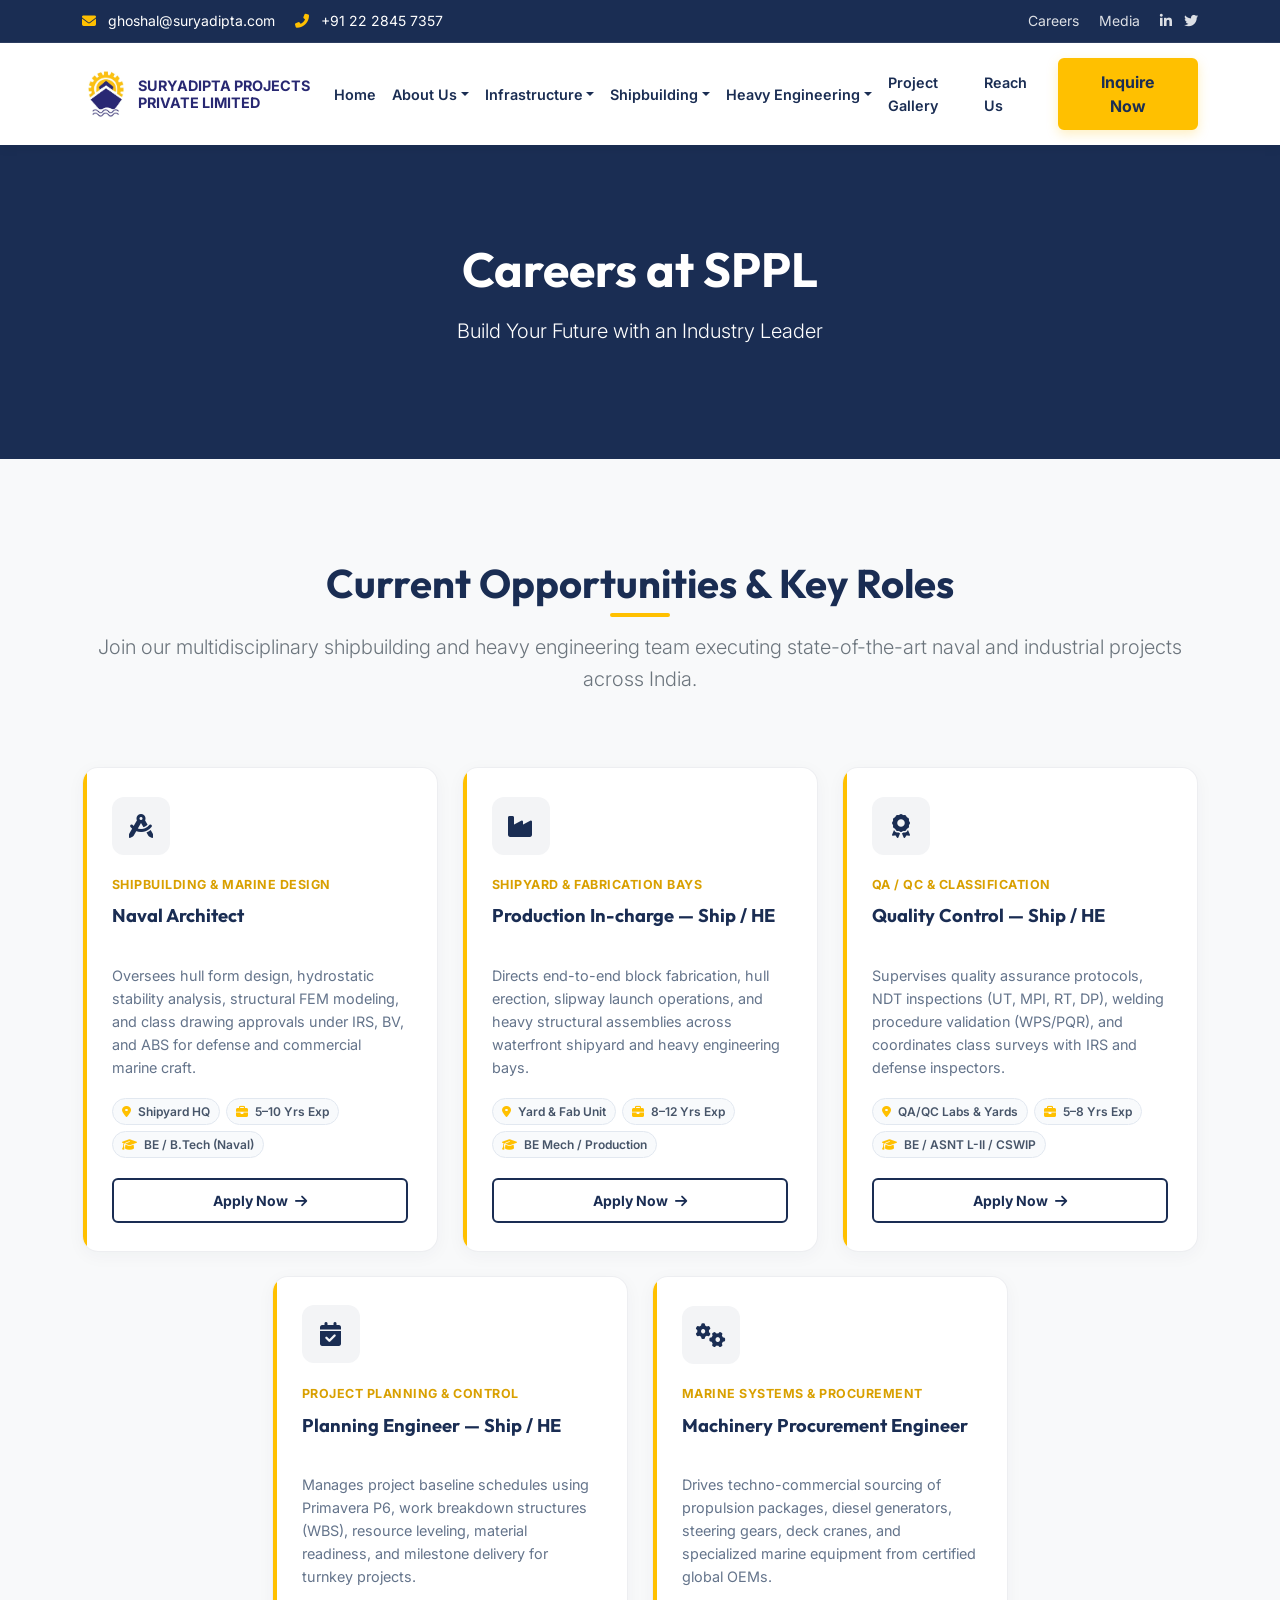
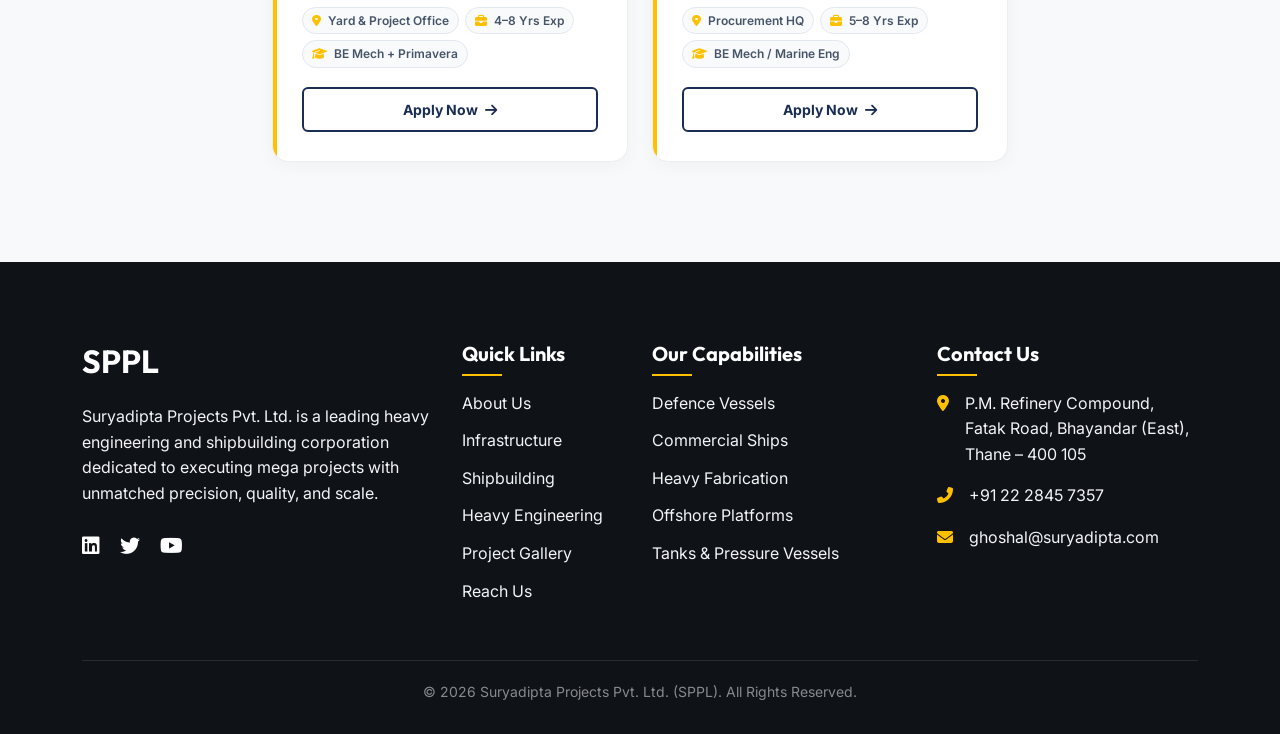
<file: careers.html>
<!DOCTYPE html>
<html lang="en">
<head>
    <meta charset="UTF-8">
    <meta name="viewport" content="width=device-width, initial-scale=1.0">
    <meta name="description" content="Join the SPPL team. Explore career opportunities in heavy engineering and shipbuilding.">
    <title>Careers | SPPL</title>

    <link rel="preconnect" href="https://fonts.googleapis.com">
    <link rel="preconnect" href="https://fonts.gstatic.com" crossorigin>
    <link href="https://fonts.googleapis.com/css2?family=Inter:wght@300;400;500;600;700&family=Outfit:wght@400;500;600;700;800&display=swap" rel="stylesheet">
    <link href="https://cdn.jsdelivr.net/npm/bootstrap@5.3.2/dist/css/bootstrap.min.css" rel="stylesheet">
    <link rel="stylesheet" href="https://cdnjs.cloudflare.com/ajax/libs/font-awesome/6.4.2/css/all.min.css">
    <link href="https://unpkg.com/aos@2.3.1/dist/aos.css" rel="stylesheet">
    <link rel="stylesheet" href="css/style.css">
</head>
<body>

    <!-- Topbar -->
    <div class="header-top d-none d-lg-block">
        <div class="container">
            <div class="row align-items-center">
                <div class="col-md-6">
                    <span class="me-3"><i class="fas fa-envelope text-orange me-2"></i> ghoshal@suryadipta.com</span>
                    <span><i class="fas fa-phone-alt text-orange me-2"></i> +91 22 2845 7357</span>
                </div>
                <div class="col-md-6 text-end">
                    <a href="careers.html" class="me-3">Careers</a>
                    <a href="media.html" class="me-3">Media</a>
                    <a href="https://www.linkedin.com/in/shyamashish-ghoshal-4084222a" target="_blank" rel="noopener noreferrer" aria-label="LinkedIn"><i class="fab fa-linkedin-in"></i></a>
                    <a href="https://x.com/SPPL_1998" target="_blank" rel="noopener noreferrer" class="ms-2" aria-label="Twitter / X"><i class="fab fa-twitter"></i></a>
                </div>
            </div>
        </div>
    </div>
    <!-- Navigation -->
    <nav class="navbar navbar-expand-lg navbar-light sticky-top">
        <div class="container">
            <a class="navbar-brand d-flex align-items-center" href="index.html">
                <img src="images/logo/logo.webp" alt="SPPL Logo" height="40" class="me-2">
                <span class="m-0" style="color: rgb(40, 40, 114); text-transform: uppercase; font-weight: 700; font-size: 0.9rem; line-height: 1.2;">
                    <span class="d-block">Suryadipta Projects</span>
                    <span class="d-block">Private Limited</span>
                </span>
            </a>
            <button class="navbar-toggler" type="button" data-bs-toggle="collapse" data-bs-target="#navbarNav"
                aria-controls="navbarNav" aria-expanded="false" aria-label="Toggle navigation">
                <span class="navbar-toggler-icon"></span>
            </button>
            <div class="collapse navbar-collapse" id="navbarNav">
                <ul class="navbar-nav ms-auto mb-2 mb-lg-0 align-items-xl-center">
                    <li class="nav-item"><a class="nav-link " href="index.html">Home</a></li>
                    
                    <li class="nav-item dropdown">
                        <a class="nav-link dropdown-toggle " href="about.html" id="aboutDropdown" role="button" data-bs-toggle="dropdown" aria-expanded="false">About Us</a>
                        <ul class="dropdown-menu" aria-labelledby="aboutDropdown">
                            <li><a class="dropdown-item dropdown-overview" href="about.html"><i class="fas fa-building me-2"></i>About Overview</a></li>
                            <li><hr class="dropdown-divider my-1"></li>
                            <li><a class="dropdown-item" href="about.html#director-profile">Director Profile</a></li>
                            <li><a class="dropdown-item" href="about.html#sppl-journey">SPPL Journey</a></li>
                            <li><a class="dropdown-item" href="about.html#order-book">Current Order Book</a></li>
                            <li><hr class="dropdown-divider my-1"></li>
                            <li><a class="dropdown-item" href="quality.html">Quality & Safety</a></li>
                            <li><a class="dropdown-item" href="media.html">Media Room</a></li>
                            <li><a class="dropdown-item" href="careers.html">Careers</a></li>
                        </ul>
                    </li>

                    <li class="nav-item dropdown">
                        <a class="nav-link dropdown-toggle " href="infrastructure.html" id="infraDropdown" role="button" data-bs-toggle="dropdown" aria-expanded="false">Infrastructure</a>
                        <ul class="dropdown-menu" aria-labelledby="infraDropdown">
                            <li><a class="dropdown-item dropdown-overview" href="infrastructure.html"><i class="fas fa-industry me-2"></i>Infra Overview</a></li>
                            <li><hr class="dropdown-divider my-1"></li>
                            <li><a class="dropdown-item" href="infrastructure.html#shipyard">Shipyard</a></li>
                            <li><a class="dropdown-item" href="infrastructure.html#heavy-fabrication-yard">Heavy Fabrication Yard</a></li>
                        </ul>
                    </li>

                    <li class="nav-item dropdown">
                        <a class="nav-link dropdown-toggle " href="shipbuilding.html" id="shipbuildingDropdown" role="button" data-bs-toggle="dropdown" aria-expanded="false">Shipbuilding</a>
                        <ul class="dropdown-menu" aria-labelledby="shipbuildingDropdown">
                            <li><a class="dropdown-item dropdown-overview" href="shipbuilding.html"><i class="fas fa-ship me-2"></i>Shipbuilding Overview</a></li>
                            <li><hr class="dropdown-divider my-1"></li>
                            <li><a class="dropdown-item" href="shipbuilding.html#defence">Defence</a></li>
                            <li><a class="dropdown-item" href="shipbuilding.html#commercial">Commercial</a></li>
                        </ul>
                    </li>

                    <li class="nav-item dropdown">
                        <a class="nav-link dropdown-toggle " href="heavy-engineering.html" id="heavyEngDropdown" role="button" data-bs-toggle="dropdown" aria-expanded="false">Heavy Engineering</a>
                        <ul class="dropdown-menu" aria-labelledby="heavyEngDropdown">
                            <li><a class="dropdown-item dropdown-overview" href="heavy-engineering.html"><i class="fas fa-cogs me-2"></i>Heavy Eng. Overview</a></li>
                            <li><hr class="dropdown-divider my-1"></li>
                            <li><a class="dropdown-item" href="heavy-engineering.html#heavy-fabrication">Heavy Fabrication</a></li>
                            <li><a class="dropdown-item" href="heavy-engineering.html#offshore-fabrication">Offshore Fabrication</a></li>
                            <li><a class="dropdown-item" href="heavy-engineering.html#tanks-vessels">Tanks &amp; Vessels</a></li>
                            <li><a class="dropdown-item" href="heavy-engineering.html#rubber-lined">Rubber lined Products</a></li>
                            <li><a class="dropdown-item" href="heavy-engineering.html#industrial-fabrication">Industrial Fabrication</a></li>
                        </ul>
                    </li>

                    <li class="nav-item"><a class="nav-link " href="projects.html">Project Gallery</a></li>
                    <li class="nav-item"><a class="nav-link " href="contact.html">Reach Us</a></li>
                </ul>
                <a href="contact.html" class="btn btn-primary-custom ms-lg-3 d-none d-lg-inline-flex">Inquire Now</a>
            </div>
        </div>
    </nav>

    
    <section class="page-header bg-navy text-white text-center py-5" style="background-color: var(--c-navy-blue);">
        <div class="container py-5" data-aos="fade-up">
            <h1 class="display-4 fw-bold text-white">Careers at SPPL</h1>
            <p class="lead">Build Your Future with an Industry Leader</p>
        </div>
    </section>
    <section class="section-padding bg-light">
        <div class="container text-center">
            <h2 class="section-title mb-4">Current Opportunities &amp; Key Roles</h2>
            <p class="lead text-secondary max-w-700 mx-auto mb-5">Join our multidisciplinary shipbuilding and heavy engineering team executing state-of-the-art naval and industrial projects across India.</p>
            
            <div class="row g-4 mt-2 text-start justify-content-center">
                <!-- Role 1: Naval Architect -->
                <div class="col-lg-4 col-md-6" data-aos="fade-up">
                    <div class="capability-box">
                        <div class="capability-icon-wrap">
                            <i class="fas fa-drafting-compass"></i>
                        </div>
                        <span class="capability-dept-tag">Shipbuilding &amp; Marine Design</span>
                        <h4 class="capability-role-title">Naval Architect</h4>
                        <p class="capability-desc">Oversees hull form design, hydrostatic stability analysis, structural FEM modeling, and class drawing approvals under IRS, BV, and ABS for defense and commercial marine craft.</p>
                        <div class="capability-meta-pills">
                            <span class="capability-pill"><i class="fas fa-map-marker-alt me-1 text-orange"></i> Shipyard HQ</span>
                            <span class="capability-pill"><i class="fas fa-briefcase me-1 text-orange"></i> 5–10 Yrs Exp</span>
                            <span class="capability-pill"><i class="fas fa-graduation-cap me-1 text-orange"></i> BE / B.Tech (Naval)</span>
                        </div>
                        <a href="contact.html" class="btn btn-sm btn-outline-custom mt-auto w-100">Apply Now <i class="fas fa-arrow-right ms-1"></i></a>
                    </div>
                </div>

                <!-- Role 2: Production In-charge — Ship / HE -->
                <div class="col-lg-4 col-md-6" data-aos="fade-up" data-aos-delay="50">
                    <div class="capability-box">
                        <div class="capability-icon-wrap">
                            <i class="fas fa-industry"></i>
                        </div>
                        <span class="capability-dept-tag">Shipyard &amp; Fabrication Bays</span>
                        <h4 class="capability-role-title">Production In-charge — Ship / HE</h4>
                        <p class="capability-desc">Directs end-to-end block fabrication, hull erection, slipway launch operations, and heavy structural assemblies across waterfront shipyard and heavy engineering bays.</p>
                        <div class="capability-meta-pills">
                            <span class="capability-pill"><i class="fas fa-map-marker-alt me-1 text-orange"></i> Yard &amp; Fab Unit</span>
                            <span class="capability-pill"><i class="fas fa-briefcase me-1 text-orange"></i> 8–12 Yrs Exp</span>
                            <span class="capability-pill"><i class="fas fa-graduation-cap me-1 text-orange"></i> BE Mech / Production</span>
                        </div>
                        <a href="contact.html" class="btn btn-sm btn-outline-custom mt-auto w-100">Apply Now <i class="fas fa-arrow-right ms-1"></i></a>
                    </div>
                </div>

                <!-- Role 3: Quality Control — Ship / HE -->
                <div class="col-lg-4 col-md-6" data-aos="fade-up" data-aos-delay="100">
                    <div class="capability-box">
                        <div class="capability-icon-wrap">
                            <i class="fas fa-award"></i>
                        </div>
                        <span class="capability-dept-tag">QA / QC &amp; Classification</span>
                        <h4 class="capability-role-title">Quality Control — Ship / HE</h4>
                        <p class="capability-desc">Supervises quality assurance protocols, NDT inspections (UT, MPI, RT, DP), welding procedure validation (WPS/PQR), and coordinates class surveys with IRS and defense inspectors.</p>
                        <div class="capability-meta-pills">
                            <span class="capability-pill"><i class="fas fa-map-marker-alt me-1 text-orange"></i> QA/QC Labs &amp; Yards</span>
                            <span class="capability-pill"><i class="fas fa-briefcase me-1 text-orange"></i> 5–8 Yrs Exp</span>
                            <span class="capability-pill"><i class="fas fa-graduation-cap me-1 text-orange"></i> BE / ASNT L-II / CSWIP</span>
                        </div>
                        <a href="contact.html" class="btn btn-sm btn-outline-custom mt-auto w-100">Apply Now <i class="fas fa-arrow-right ms-1"></i></a>
                    </div>
                </div>

                <!-- Role 4: Planning Engineer — Ship / HE -->
                <div class="col-lg-4 col-md-6" data-aos="fade-up">
                    <div class="capability-box">
                        <div class="capability-icon-wrap">
                            <i class="fas fa-calendar-check"></i>
                        </div>
                        <span class="capability-dept-tag">Project Planning &amp; Control</span>
                        <h4 class="capability-role-title">Planning Engineer — Ship / HE</h4>
                        <p class="capability-desc">Manages project baseline schedules using Primavera P6, work breakdown structures (WBS), resource leveling, material readiness, and milestone delivery for turnkey projects.</p>
                        <div class="capability-meta-pills">
                            <span class="capability-pill"><i class="fas fa-map-marker-alt me-1 text-orange"></i> Yard &amp; Project Office</span>
                            <span class="capability-pill"><i class="fas fa-briefcase me-1 text-orange"></i> 4–8 Yrs Exp</span>
                            <span class="capability-pill"><i class="fas fa-graduation-cap me-1 text-orange"></i> BE Mech + Primavera</span>
                        </div>
                        <a href="contact.html" class="btn btn-sm btn-outline-custom mt-auto w-100">Apply Now <i class="fas fa-arrow-right ms-1"></i></a>
                    </div>
                </div>

                <!-- Role 5: Machinery Procurement Engineer -->
                <div class="col-lg-4 col-md-6" data-aos="fade-up" data-aos-delay="50">
                    <div class="capability-box">
                        <div class="capability-icon-wrap">
                            <i class="fas fa-cogs"></i>
                        </div>
                        <span class="capability-dept-tag">Marine Systems &amp; Procurement</span>
                        <h4 class="capability-role-title">Machinery Procurement Engineer</h4>
                        <p class="capability-desc">Drives techno-commercial sourcing of propulsion packages, diesel generators, steering gears, deck cranes, and specialized marine equipment from certified global OEMs.</p>
                        <div class="capability-meta-pills">
                            <span class="capability-pill"><i class="fas fa-map-marker-alt me-1 text-orange"></i> Procurement HQ</span>
                            <span class="capability-pill"><i class="fas fa-briefcase me-1 text-orange"></i> 5–8 Yrs Exp</span>
                            <span class="capability-pill"><i class="fas fa-graduation-cap me-1 text-orange"></i> BE Mech / Marine Eng</span>
                        </div>
                        <a href="contact.html" class="btn btn-sm btn-outline-custom mt-auto w-100">Apply Now <i class="fas fa-arrow-right ms-1"></i></a>
                    </div>
                </div>
            </div>
        </div>
    </section>

    <!-- Footer -->
    <footer class="footer">
        <div class="container">
            <div class="row g-4">
                <div class="col-lg-4 col-md-6">
                    <h2 class="text-white m-0 mb-4 fw-bold">SPPL</h2>
                    <p class="text-secondary" style="color: var(--c-steel-grey-light) !important;">Suryadipta Projects Pvt. Ltd. is a leading heavy engineering and shipbuilding corporation dedicated to executing mega projects with unmatched precision, quality, and scale.</p>
                    <div class="mt-4">
                        <a href="https://www.linkedin.com/in/shyamashish-ghoshal-4084222a" target="_blank" rel="noopener noreferrer" class="text-white me-3 fs-5" aria-label="LinkedIn"><i class="fab fa-linkedin"></i></a>
                        <a href="https://x.com/SPPL_1998" target="_blank" rel="noopener noreferrer" class="text-white me-3 fs-5" aria-label="Twitter / X"><i class="fab fa-twitter"></i></a>
                        <a href="#" class="text-white fs-5" aria-label="YouTube"><i class="fab fa-youtube"></i></a>
                    </div>
                </div>
                <div class="col-lg-2 col-md-6">
                    <h4 class="footer-heading">Quick Links</h4>
                    <ul class="footer-links">
                        <li><a href="about.html">About Us</a></li>
                        <li><a href="infrastructure.html">Infrastructure</a></li>
                        <li><a href="shipbuilding.html">Shipbuilding</a></li>
                        <li><a href="heavy-engineering.html">Heavy Engineering</a></li>
                        <li><a href="projects.html">Project Gallery</a></li>
                        <li><a href="contact.html">Reach Us</a></li>
                    </ul>
                </div>
                <div class="col-lg-3 col-md-6">
                    <h4 class="footer-heading">Our Capabilities</h4>
                    <ul class="footer-links">
                        <li><a href="shipbuilding.html#defence">Defence Vessels</a></li>
                        <li><a href="shipbuilding.html#commercial">Commercial Ships</a></li>
                        <li><a href="heavy-engineering.html#heavy-fabrication">Heavy Fabrication</a></li>
                        <li><a href="heavy-engineering.html#offshore-fabrication">Offshore Platforms</a></li>
                        <li><a href="heavy-engineering.html#tanks-vessels">Tanks &amp; Pressure Vessels</a></li>
                    </ul>
                </div>
                <div class="col-lg-3 col-md-6">
                    <h4 class="footer-heading">Contact Us</h4>
                    <ul class="footer-links">
                        <li class="d-flex mb-3">
                            <i class="fas fa-map-marker-alt text-orange mt-1 me-3"></i>
                            <span class="text-secondary" style="color: var(--c-steel-grey-light) !important;">P.M. Refinery Compound, Fatak Road, Bhayandar (East), Thane &ndash; 400 105</span>
                        </li>
                        <li class="d-flex mb-3">
                            <i class="fas fa-phone-alt text-orange mt-1 me-3"></i>
                            <span class="text-secondary" style="color: var(--c-steel-grey-light) !important;">+91 22 2845 7357</span>
                        </li>
                        <li class="d-flex mb-3">
                            <i class="fas fa-envelope text-orange mt-1 me-3"></i>
                            <span class="text-secondary" style="color: var(--c-steel-grey-light) !important;">ghoshal@suryadipta.com</span>
                        </li>
                    </ul>
                </div>
            </div>
            <div class="footer-bottom">
                <p class="mb-0">&copy; 2026 Suryadipta Projects Pvt. Ltd. (SPPL). All Rights Reserved.</p>
            </div>
        </div>
    </footer>

    <!-- Scroll to Top -->
    <div class="scroll-top">
        <i class="fas fa-chevron-up"></i>
    </div>

    <!-- Scripts -->
    <script src="https://cdn.jsdelivr.net/npm/bootstrap@5.3.2/dist/js/bootstrap.bundle.min.js"></script>
    <script src="https://unpkg.com/aos@2.3.1/dist/aos.js"></script>
    <script src="js/main.js"></script>
</body>
</html>
</file>
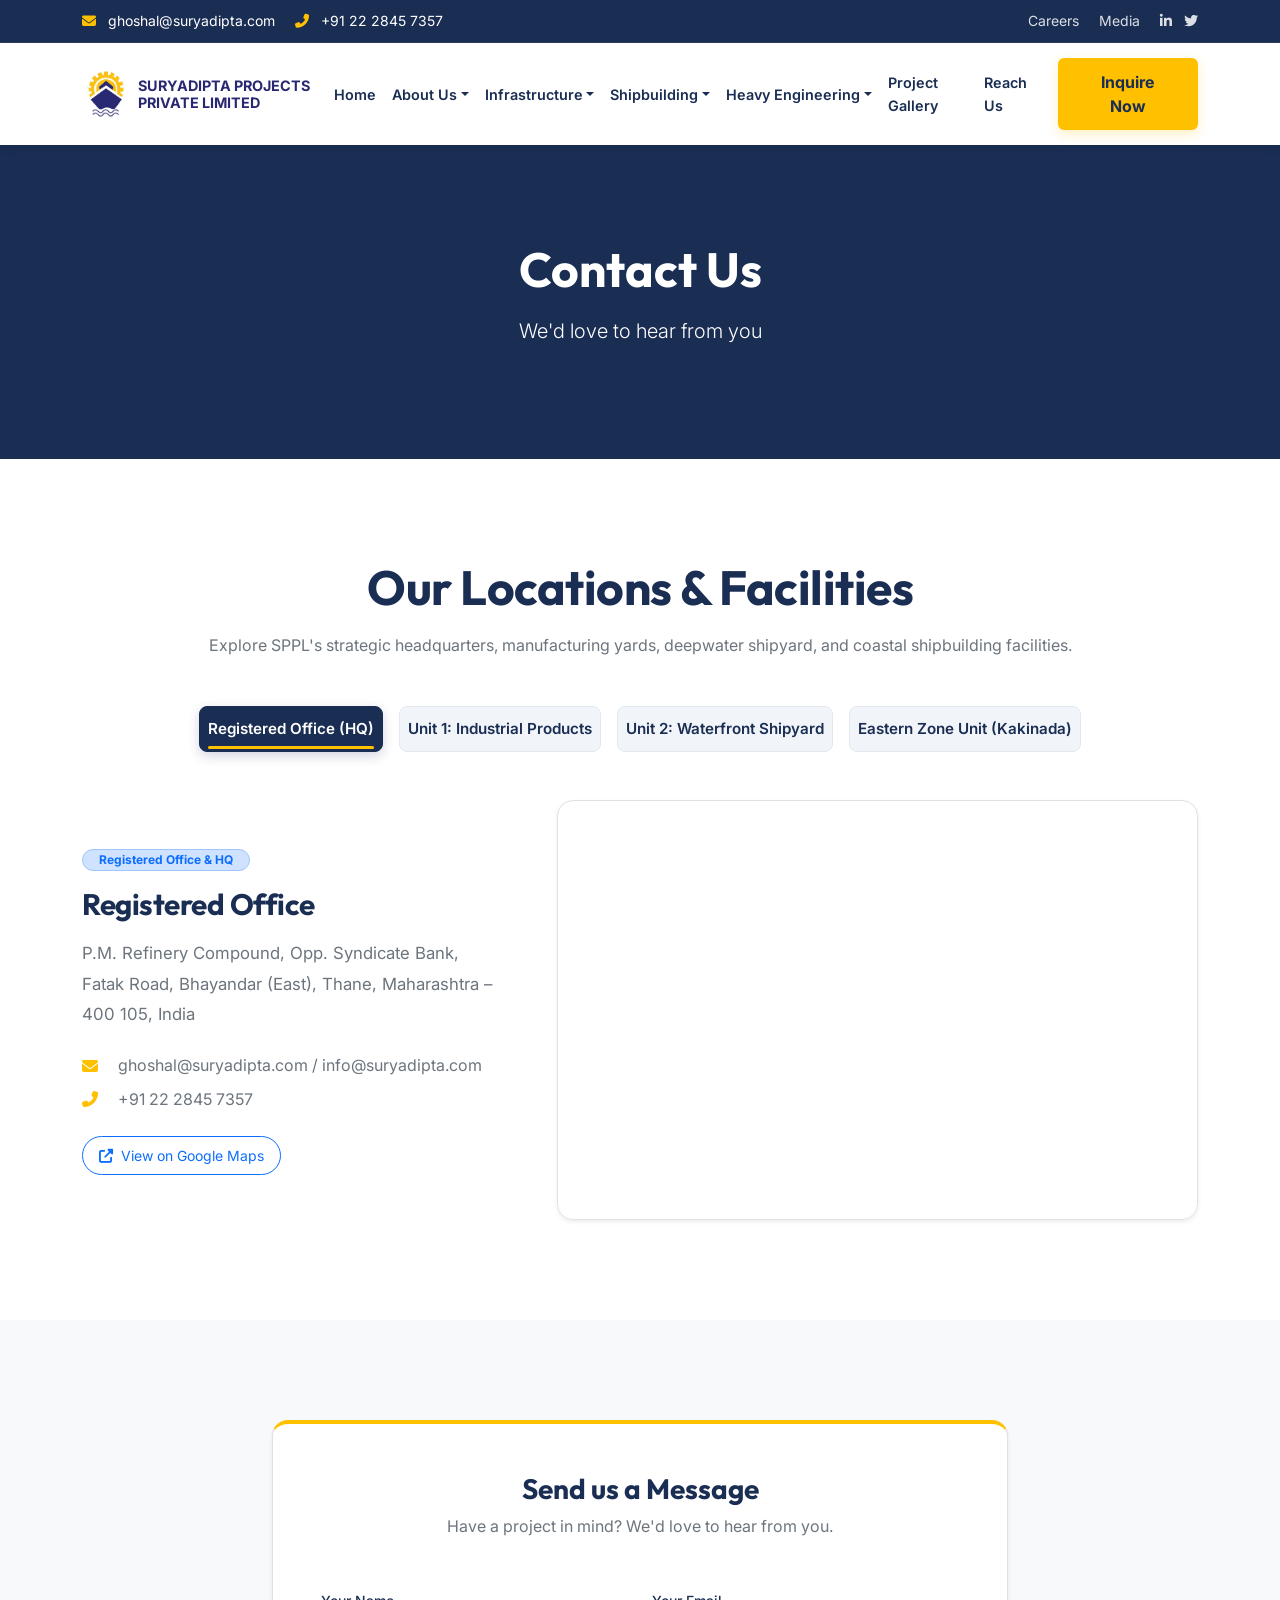
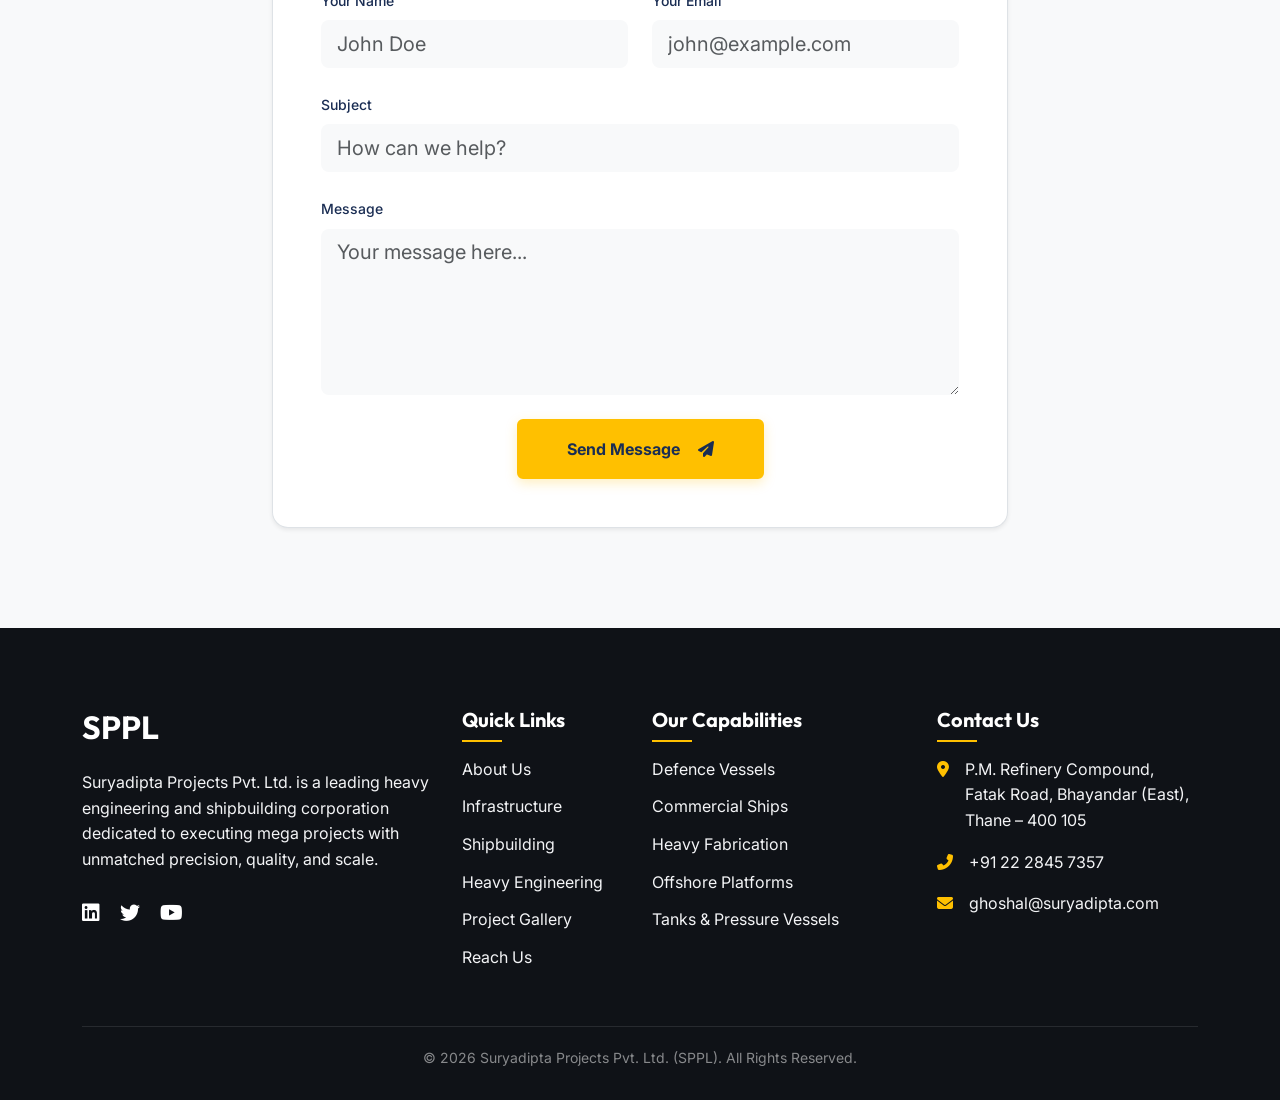
<file: contact.html>
<!DOCTYPE html>
<html lang="en">
<head>
    <meta charset="UTF-8">
    <meta name="viewport" content="width=device-width, initial-scale=1.0">
    <meta name="description" content="Get in touch with SPPL for inquiries, project discussions, and support.">
    <title>Contact Us | SPPL</title>

    <link rel="preconnect" href="https://fonts.googleapis.com">
    <link rel="preconnect" href="https://fonts.gstatic.com" crossorigin>
    <link href="https://fonts.googleapis.com/css2?family=Inter:wght@300;400;500;600;700&family=Outfit:wght@400;500;600;700;800&display=swap" rel="stylesheet">
    <link href="https://cdn.jsdelivr.net/npm/bootstrap@5.3.2/dist/css/bootstrap.min.css" rel="stylesheet">
    <link rel="stylesheet" href="https://cdnjs.cloudflare.com/ajax/libs/font-awesome/6.4.2/css/all.min.css">
    <link href="https://unpkg.com/aos@2.3.1/dist/aos.css" rel="stylesheet">
    <link rel="stylesheet" href="css/style.css">
</head>
<body>

    <!-- Topbar -->
    <div class="header-top d-none d-lg-block">
        <div class="container">
            <div class="row align-items-center">
                <div class="col-md-6">
                    <span class="me-3"><i class="fas fa-envelope text-orange me-2"></i> ghoshal@suryadipta.com</span>
                    <span><i class="fas fa-phone-alt text-orange me-2"></i> +91 22 2845 7357</span>
                </div>
                <div class="col-md-6 text-end">
                    <a href="careers.html" class="me-3">Careers</a>
                    <a href="media.html" class="me-3">Media</a>
                    <a href="https://www.linkedin.com/in/shyamashish-ghoshal-4084222a" target="_blank" rel="noopener noreferrer" aria-label="LinkedIn"><i class="fab fa-linkedin-in"></i></a>
                    <a href="https://x.com/SPPL_1998" target="_blank" rel="noopener noreferrer" class="ms-2" aria-label="Twitter / X"><i class="fab fa-twitter"></i></a>
                </div>
            </div>
        </div>
    </div>
    <!-- Navigation -->
    <nav class="navbar navbar-expand-lg navbar-light sticky-top">
        <div class="container">
            <a class="navbar-brand d-flex align-items-center" href="index.html">
                <img src="images/logo/logo.webp" alt="SPPL Logo" height="40" class="me-2">
                <span class="m-0" style="color: rgb(40, 40, 114); text-transform: uppercase; font-weight: 700; font-size: 0.9rem; line-height: 1.2;">
                    <span class="d-block">Suryadipta Projects</span>
                    <span class="d-block">Private Limited</span>
                </span>
            </a>
            <button class="navbar-toggler" type="button" data-bs-toggle="collapse" data-bs-target="#navbarNav"
                aria-controls="navbarNav" aria-expanded="false" aria-label="Toggle navigation">
                <span class="navbar-toggler-icon"></span>
            </button>
            <div class="collapse navbar-collapse" id="navbarNav">
                <ul class="navbar-nav ms-auto mb-2 mb-lg-0 align-items-xl-center">
                    <li class="nav-item"><a class="nav-link " href="index.html">Home</a></li>
                    
                    <li class="nav-item dropdown">
                        <a class="nav-link dropdown-toggle " href="about.html" id="aboutDropdown" role="button" data-bs-toggle="dropdown" aria-expanded="false">About Us</a>
                        <ul class="dropdown-menu" aria-labelledby="aboutDropdown">
                            <li><a class="dropdown-item dropdown-overview" href="about.html"><i class="fas fa-building me-2"></i>About Overview</a></li>
                            <li><hr class="dropdown-divider my-1"></li>
                            <li><a class="dropdown-item" href="about.html#director-profile">Director Profile</a></li>
                            <li><a class="dropdown-item" href="about.html#sppl-journey">SPPL Journey</a></li>
                            <li><a class="dropdown-item" href="about.html#order-book">Current Order Book</a></li>
                            <li><hr class="dropdown-divider my-1"></li>
                            <li><a class="dropdown-item" href="quality.html">Quality & Safety</a></li>
                            <li><a class="dropdown-item" href="media.html">Media Room</a></li>
                            <li><a class="dropdown-item" href="careers.html">Careers</a></li>
                        </ul>
                    </li>

                    <li class="nav-item dropdown">
                        <a class="nav-link dropdown-toggle " href="infrastructure.html" id="infraDropdown" role="button" data-bs-toggle="dropdown" aria-expanded="false">Infrastructure</a>
                        <ul class="dropdown-menu" aria-labelledby="infraDropdown">
                            <li><a class="dropdown-item dropdown-overview" href="infrastructure.html"><i class="fas fa-industry me-2"></i>Infra Overview</a></li>
                            <li><hr class="dropdown-divider my-1"></li>
                            <li><a class="dropdown-item" href="infrastructure.html#shipyard">Shipyard</a></li>
                            <li><a class="dropdown-item" href="infrastructure.html#heavy-fabrication-yard">Heavy Fabrication Yard</a></li>
                        </ul>
                    </li>

                    <li class="nav-item dropdown">
                        <a class="nav-link dropdown-toggle " href="shipbuilding.html" id="shipbuildingDropdown" role="button" data-bs-toggle="dropdown" aria-expanded="false">Shipbuilding</a>
                        <ul class="dropdown-menu" aria-labelledby="shipbuildingDropdown">
                            <li><a class="dropdown-item dropdown-overview" href="shipbuilding.html"><i class="fas fa-ship me-2"></i>Shipbuilding Overview</a></li>
                            <li><hr class="dropdown-divider my-1"></li>
                            <li><a class="dropdown-item" href="shipbuilding.html#defence">Defence</a></li>
                            <li><a class="dropdown-item" href="shipbuilding.html#commercial">Commercial</a></li>
                        </ul>
                    </li>

                    <li class="nav-item dropdown">
                        <a class="nav-link dropdown-toggle " href="heavy-engineering.html" id="heavyEngDropdown" role="button" data-bs-toggle="dropdown" aria-expanded="false">Heavy Engineering</a>
                        <ul class="dropdown-menu" aria-labelledby="heavyEngDropdown">
                            <li><a class="dropdown-item dropdown-overview" href="heavy-engineering.html"><i class="fas fa-cogs me-2"></i>Heavy Eng. Overview</a></li>
                            <li><hr class="dropdown-divider my-1"></li>
                            <li><a class="dropdown-item" href="heavy-engineering.html#heavy-fabrication">Heavy Fabrication</a></li>
                            <li><a class="dropdown-item" href="heavy-engineering.html#offshore-fabrication">Offshore Fabrication</a></li>
                            <li><a class="dropdown-item" href="heavy-engineering.html#tanks-vessels">Tanks &amp; Vessels</a></li>
                            <li><a class="dropdown-item" href="heavy-engineering.html#rubber-lined">Rubber lined Products</a></li>
                            <li><a class="dropdown-item" href="heavy-engineering.html#industrial-fabrication">Industrial Fabrication</a></li>
                        </ul>
                    </li>

                    <li class="nav-item"><a class="nav-link " href="projects.html">Project Gallery</a></li>
                    <li class="nav-item"><a class="nav-link " href="contact.html">Reach Us</a></li>
                </ul>
                <a href="contact.html" class="btn btn-primary-custom ms-lg-3 d-none d-lg-inline-flex">Inquire Now</a>
            </div>
        </div>
    </nav>

    
    <section class="page-header bg-navy text-white text-center py-5" style="background-color: var(--c-navy-blue);">
        <div class="container py-5" data-aos="fade-up">
            <h1 class="display-4 fw-bold text-white">Contact Us</h1>
            <p class="lead">We'd love to hear from you</p>
        </div>
    </section>
    <style>
        .location-nav-link {
            color: var(--c-navy-blue);
            font-weight: 600;
            padding: 10px 22px;
            border-radius: 8px;
            transition: all 0.3s ease;
            background: #f1f5f9;
            border: 1px solid #e2e8f0;
            font-size: 0.95rem;
        }
        .location-nav-link.active {
            background-color: var(--c-navy-blue) !important;
            color: #ffffff !important;
            border-color: var(--c-navy-blue);
            box-shadow: 0 4px 12px rgba(40, 40, 114, 0.2);
        }
        .location-nav-link:hover:not(.active) {
            background-color: rgba(40, 40, 114, 0.08);
        }
    </style>

    <section class="section-padding bg-white">
        <div class="container">
            <div class="text-center mb-5" data-aos="fade-up">
                <h2 class="display-5 fw-bold" style="color: var(--c-navy-blue); letter-spacing: -0.5px;">Our Locations &amp; Facilities</h2>
                <p class="text-secondary max-w-700 mx-auto">Explore SPPL's strategic headquarters, manufacturing yards, deepwater shipyard, and coastal shipbuilding facilities.</p>
            </div>
            
            <!-- Tabs -->
            <ul class="nav justify-content-center mb-5 gap-2 gap-md-3 flex-wrap" id="location-tabs" role="tablist" data-aos="fade-up" data-aos-delay="100">
                <li class="nav-item" role="presentation">
                    <button class="nav-link location-nav-link active" id="mumbai-tab" data-bs-toggle="pill" data-bs-target="#mumbai" type="button" role="tab">Registered Office (HQ)</button>
                </li>
                <li class="nav-item" role="presentation">
                    <button class="nav-link location-nav-link" id="unit1-tab" data-bs-toggle="pill" data-bs-target="#unit1" type="button" role="tab">Unit 1: Industrial Products</button>
                </li>
                <li class="nav-item" role="presentation">
                    <button class="nav-link location-nav-link" id="unit2-tab" data-bs-toggle="pill" data-bs-target="#unit2" type="button" role="tab">Unit 2: Waterfront Shipyard</button>
                </li>
                <li class="nav-item" role="presentation">
                    <button class="nav-link location-nav-link" id="kakinada-tab" data-bs-toggle="pill" data-bs-target="#kakinada" type="button" role="tab">Eastern Zone Unit (Kakinada)</button>
                </li>
            </ul>

            <!-- Tab Content -->
            <div class="tab-content" id="location-tabs-content" data-aos="fade-up" data-aos-delay="200">
                <!-- Registered Office (HQ) -->
                <div class="tab-pane fade show active" id="mumbai" role="tabpanel">
                    <div class="row align-items-center">
                        <div class="col-lg-5 mb-5 mb-lg-0 pe-lg-5">
                            <span class="badge bg-primary-subtle text-primary border border-primary-subtle px-3 py-1 rounded-pill mb-3 fw-bold">Registered Office &amp; HQ</span>
                            <h3 class="mb-3 fw-bold" style="color: var(--c-navy-blue); font-size: 1.85rem; letter-spacing: -0.5px;">Registered Office</h3>
                            <p class="text-secondary mb-4" style="font-size: 1.05rem; line-height: 1.8;">
                                P.M. Refinery Compound, Opp. Syndicate Bank, Fatak Road, Bhayandar (East), Thane, Maharashtra &ndash; 400 105, India
                            </p>
                            
                            <div class="d-flex flex-column gap-2 mb-4">
                                <div class="d-flex align-items-center">
                                    <i class="fas fa-envelope text-orange me-3" style="width: 20px;"></i>
                                    <span class="text-secondary">ghoshal@suryadipta.com / info@suryadipta.com</span>
                                </div>
                                <div class="d-flex align-items-center">
                                    <i class="fas fa-phone-alt text-orange me-3" style="width: 20px;"></i>
                                    <span class="text-secondary">+91 22 2845 7357</span>
                                </div>
                            </div>

                            <a href="https://maps.google.com/?q=P.M.+Refinery+Compound+Fatak+Road+Bhayandar+East+Thane+400105" target="_blank" rel="noopener noreferrer" class="btn btn-outline-primary btn-sm px-3 py-2 rounded-pill">
                                <i class="fas fa-external-link-alt me-1"></i> View on Google Maps
                            </a>
                        </div>
                        <div class="col-lg-7">
                            <div class="rounded-4 overflow-hidden shadow-sm border" style="height: 420px;">
                                <iframe src="https://maps.google.com/maps?q=Fatak+Road+Bhayandar+East+Thane+400105&t=&z=16&ie=UTF8&iwloc=&output=embed" width="100%" height="100%" style="border:0;" allowfullscreen="" loading="lazy" referrerpolicy="no-referrer-when-downgrade"></iframe>
                            </div>
                        </div>
                    </div>
                </div>
                
                <!-- Unit 1: Industrial Products -->
                <div class="tab-pane fade" id="unit1" role="tabpanel">
                    <div class="row align-items-center">
                        <div class="col-lg-5 mb-5 mb-lg-0 pe-lg-5">
                            <span class="badge bg-warning-subtle text-warning-emphasis border border-warning-subtle px-3 py-1 rounded-pill mb-3 fw-bold">Manufacturing Bay</span>
                            <h3 class="mb-3 fw-bold" style="color: var(--c-navy-blue); font-size: 1.85rem; letter-spacing: -0.5px;">Floor Shop Areas Unit 1</h3>
                            <p class="text-orange fw-semibold mb-2" style="font-size: 0.95rem; text-transform: uppercase; letter-spacing: 0.5px;">Industrial Products &amp; Heavy Fabrication</p>
                            <p class="text-secondary mb-3" style="font-size: 1rem; line-height: 1.7;">
                                50,000 SQ. FT. fabrication yard with dedicated concrete jetty (4.5m draft) and 10,000 SQ. FT. covered machine shop. Located 1.5 km off Mumbai&ndash;Ahmedabad Western Express Highway (5 km from Dahisar checkpost).
                            </p>
                            
                            <div class="d-flex flex-column gap-2 mb-4">
                                <div class="d-flex align-items-center">
                                    <i class="fas fa-map-marker-alt text-orange me-3" style="width: 20px;"></i>
                                    <span class="text-secondary">Coordinates: 19.2905477, 72.8939836</span>
                                </div>
                                <div class="d-flex align-items-center">
                                    <i class="fas fa-envelope text-orange me-3" style="width: 20px;"></i>
                                    <span class="text-secondary">info@sppl.com</span>
                                </div>
                            </div>

                            <a href="https://www.google.com/maps?q=19.2905477,72.8939836&z=17&hl=en" target="_blank" rel="noopener noreferrer" class="btn btn-outline-primary btn-sm px-3 py-2 rounded-pill">
                                <i class="fas fa-external-link-alt me-1"></i> View on Google Maps
                            </a>
                        </div>
                        <div class="col-lg-7">
                            <div class="rounded-4 overflow-hidden shadow-sm border" style="height: 420px;">
                                <iframe src="https://maps.google.com/maps?q=19.2905477,72.8939836&t=&z=16&ie=UTF8&iwloc=&output=embed" width="100%" height="100%" style="border:0;" allowfullscreen="" loading="lazy" referrerpolicy="no-referrer-when-downgrade"></iframe>
                            </div>
                        </div>
                    </div>
                </div>

                <!-- Unit 2: Shipyard -->
                <div class="tab-pane fade" id="unit2" role="tabpanel">
                    <div class="row align-items-center">
                        <div class="col-lg-5 mb-5 mb-lg-0 pe-lg-5">
                            <span class="badge bg-success-subtle text-success border border-success-subtle px-3 py-1 rounded-pill mb-3 fw-bold">Waterfront Facility</span>
                            <h3 class="mb-3 fw-bold" style="color: var(--c-navy-blue); font-size: 1.85rem; letter-spacing: -0.5px;">Shipbuilding Yard Unit 2</h3>
                            <p class="text-orange fw-semibold mb-2" style="font-size: 0.95rem; text-transform: uppercase; letter-spacing: 0.5px;">Ship Construction, Repairs &amp; Conversion</p>
                            <p class="text-secondary mb-3" style="font-size: 1rem; line-height: 1.7;">
                                50,000 SQ. FT. open yard with slipway, heavy winches, and marine bollards. Located 400 meters from Unit 1, handling new vessel construction, dry dock overhauls, and complete marine refits.
                            </p>
                            
                            <div class="d-flex flex-column gap-2 mb-4">
                                <div class="d-flex align-items-center">
                                    <i class="fas fa-map-marker-alt text-orange me-3" style="width: 20px;"></i>
                                    <span class="text-secondary">Coordinates: 19°17'20.1"N 72°53'50.3"E (19.2889225, 72.8973039)</span>
                                </div>
                                <div class="d-flex align-items-center">
                                    <i class="fas fa-envelope text-orange me-3" style="width: 20px;"></i>
                                    <span class="text-secondary">yard@sppl.com / info@sppl.com</span>
                                </div>
                            </div>

                            <a href="https://www.google.com/maps/place/19%C2%B017'20.1%22N+72%C2%B053'50.3%22E/@19.2889225,72.894729,17z/data=!3m1!4b1!4m4!3m3!8m2!3d19.2889225!4d72.8973039" target="_blank" rel="noopener noreferrer" class="btn btn-outline-primary btn-sm px-3 py-2 rounded-pill">
                                <i class="fas fa-external-link-alt me-1"></i> View on Google Maps
                            </a>
                        </div>
                        <div class="col-lg-7">
                            <div class="rounded-4 overflow-hidden shadow-sm border" style="height: 420px;">
                                <iframe src="https://maps.google.com/maps?q=19.2889225,72.8973039&t=&z=16&ie=UTF8&iwloc=&output=embed" width="100%" height="100%" style="border:0;" allowfullscreen="" loading="lazy" referrerpolicy="no-referrer-when-downgrade"></iframe>
                            </div>
                        </div>
                    </div>
                </div>

                <!-- Kakinada Eastern Zone Unit -->
                <div class="tab-pane fade" id="kakinada" role="tabpanel">
                    <div class="row align-items-center">
                        <div class="col-lg-5 mb-5 mb-lg-0 pe-lg-5">
                            <span class="badge bg-info-subtle text-info-emphasis border border-info-subtle px-3 py-1 rounded-pill mb-3 fw-bold">Eastern Zone</span>
                            <h3 class="mb-3 fw-bold" style="color: var(--c-navy-blue); font-size: 1.85rem; letter-spacing: -0.5px;">Eastern Zone Shipbuilding Unit</h3>
                            <p class="text-orange fw-semibold mb-2" style="font-size: 0.95rem; text-transform: uppercase; letter-spacing: 0.5px;">Kakinada, Andhra Pradesh</p>
                            <p class="text-secondary mb-3" style="font-size: 1rem; line-height: 1.7;">
                                Plot No. 4B, Survey No. 237/3P, Industrial Park, Vakalapudi, Kakinada, East Godavari District, Andhra Pradesh &ndash; 533005. Serving strategic eastern seaboard naval and commercial maritime projects.
                            </p>
                            
                            <div class="d-flex flex-column gap-2 mb-4">
                                <div class="d-flex align-items-center">
                                    <i class="fas fa-industry text-orange me-3" style="width: 20px;"></i>
                                    <span class="text-secondary">Specialized Shipbuilding &amp; Marine Assembly</span>
                                </div>
                                <div class="d-flex align-items-center">
                                    <i class="fas fa-envelope text-orange me-3" style="width: 20px;"></i>
                                    <span class="text-secondary">info@sppl.com</span>
                                </div>
                            </div>

                            <a href="https://maps.app.goo.gl/RGBx5GzjCgeFqGM28" target="_blank" rel="noopener noreferrer" class="btn btn-outline-primary btn-sm px-3 py-2 rounded-pill">
                                <i class="fas fa-external-link-alt me-1"></i> View on Google Maps
                            </a>
                        </div>
                        <div class="col-lg-7">
                            <div class="rounded-4 overflow-hidden shadow-sm border" style="height: 420px;">
                                <iframe src="https://maps.google.com/maps?q=Vakalapudi+Industrial+Park+Kakinada+Andhra+Pradesh&t=&z=14&ie=UTF8&iwloc=&output=embed" width="100%" height="100%" style="border:0;" allowfullscreen="" loading="lazy" referrerpolicy="no-referrer-when-downgrade"></iframe>
                            </div>
                        </div>
                    </div>
                </div>
            </div>
        </div>
    </section>

    <section class="section-padding bg-light">
        <div class="container">
            <div class="row justify-content-center">
                <div class="col-lg-8" data-aos="fade-up">
                    <div class="bg-white p-4 p-md-5 rounded-4 shadow-sm border" style="border-top: 4px solid var(--c-industrial-orange) !important;">
                        <div class="text-center mb-5">
                            <h3 class="fw-bold mb-2" style="color: var(--c-navy-blue);">Send us a Message</h3>
                            <p class="text-secondary">Have a project in mind? We'd love to hear from you.</p>
                        </div>
                        <form action="javascript:void(0);">
                            <div class="row g-4">
                                <div class="col-md-6">
                                    <label class="form-label text-navy fw-medium small">Your Name</label>
                                    <input type="text" class="form-control form-control-lg bg-light border-0" placeholder="John Doe" required>
                                </div>
                                <div class="col-md-6">
                                    <label class="form-label text-navy fw-medium small">Your Email</label>
                                    <input type="email" class="form-control form-control-lg bg-light border-0" placeholder="john@example.com" required>
                                </div>
                                <div class="col-12">
                                    <label class="form-label text-navy fw-medium small">Subject</label>
                                    <input type="text" class="form-control form-control-lg bg-light border-0" placeholder="How can we help?" required>
                                </div>
                                <div class="col-12">
                                    <label class="form-label text-navy fw-medium small">Message</label>
                                    <textarea class="form-control form-control-lg bg-light border-0" rows="5" placeholder="Your message here..." required></textarea>
                                </div>
                                <div class="col-12 text-center mt-4">
                                    <button type="submit" class="btn btn-primary-custom px-5 py-3">Send Message <i class="fas fa-paper-plane ms-2"></i></button>
                                </div>
                            </div>
                        </form>
                    </div>
                </div>
            </div>
        </div>
    </section>

    <!-- Footer -->
    <footer class="footer">
        <div class="container">
            <div class="row g-4">
                <div class="col-lg-4 col-md-6">
                    <h2 class="text-white m-0 mb-4 fw-bold">SPPL</h2>
                    <p class="text-secondary" style="color: var(--c-steel-grey-light) !important;">Suryadipta Projects Pvt. Ltd. is a leading heavy engineering and shipbuilding corporation dedicated to executing mega projects with unmatched precision, quality, and scale.</p>
                    <div class="mt-4">
                        <a href="https://www.linkedin.com/in/shyamashish-ghoshal-4084222a" target="_blank" rel="noopener noreferrer" class="text-white me-3 fs-5" aria-label="LinkedIn"><i class="fab fa-linkedin"></i></a>
                        <a href="https://x.com/SPPL_1998" target="_blank" rel="noopener noreferrer" class="text-white me-3 fs-5" aria-label="Twitter / X"><i class="fab fa-twitter"></i></a>
                        <a href="#" class="text-white fs-5" aria-label="YouTube"><i class="fab fa-youtube"></i></a>
                    </div>
                </div>
                <div class="col-lg-2 col-md-6">
                    <h4 class="footer-heading">Quick Links</h4>
                    <ul class="footer-links">
                        <li><a href="about.html">About Us</a></li>
                        <li><a href="infrastructure.html">Infrastructure</a></li>
                        <li><a href="shipbuilding.html">Shipbuilding</a></li>
                        <li><a href="heavy-engineering.html">Heavy Engineering</a></li>
                        <li><a href="projects.html">Project Gallery</a></li>
                        <li><a href="contact.html">Reach Us</a></li>
                    </ul>
                </div>
                <div class="col-lg-3 col-md-6">
                    <h4 class="footer-heading">Our Capabilities</h4>
                    <ul class="footer-links">
                        <li><a href="shipbuilding.html#defence">Defence Vessels</a></li>
                        <li><a href="shipbuilding.html#commercial">Commercial Ships</a></li>
                        <li><a href="heavy-engineering.html#heavy-fabrication">Heavy Fabrication</a></li>
                        <li><a href="heavy-engineering.html#offshore-fabrication">Offshore Platforms</a></li>
                        <li><a href="heavy-engineering.html#tanks-vessels">Tanks &amp; Pressure Vessels</a></li>
                    </ul>
                </div>
                <div class="col-lg-3 col-md-6">
                    <h4 class="footer-heading">Contact Us</h4>
                    <ul class="footer-links">
                        <li class="d-flex mb-3">
                            <i class="fas fa-map-marker-alt text-orange mt-1 me-3"></i>
                            <span class="text-secondary" style="color: var(--c-steel-grey-light) !important;">P.M. Refinery Compound, Fatak Road, Bhayandar (East), Thane &ndash; 400 105</span>
                        </li>
                        <li class="d-flex mb-3">
                            <i class="fas fa-phone-alt text-orange mt-1 me-3"></i>
                            <span class="text-secondary" style="color: var(--c-steel-grey-light) !important;">+91 22 2845 7357</span>
                        </li>
                        <li class="d-flex mb-3">
                            <i class="fas fa-envelope text-orange mt-1 me-3"></i>
                            <span class="text-secondary" style="color: var(--c-steel-grey-light) !important;">ghoshal@suryadipta.com</span>
                        </li>
                    </ul>
                </div>
            </div>
            <div class="footer-bottom">
                <p class="mb-0">&copy; 2026 Suryadipta Projects Pvt. Ltd. (SPPL). All Rights Reserved.</p>
            </div>
        </div>
    </footer>

    <!-- Scroll to Top -->
    <div class="scroll-top">
        <i class="fas fa-chevron-up"></i>
    </div>

    <!-- Scripts -->
    <script src="https://cdn.jsdelivr.net/npm/bootstrap@5.3.2/dist/js/bootstrap.bundle.min.js"></script>
    <script src="https://unpkg.com/aos@2.3.1/dist/aos.js"></script>
    <script src="js/main.js"></script>
</body>
</html>
</file>
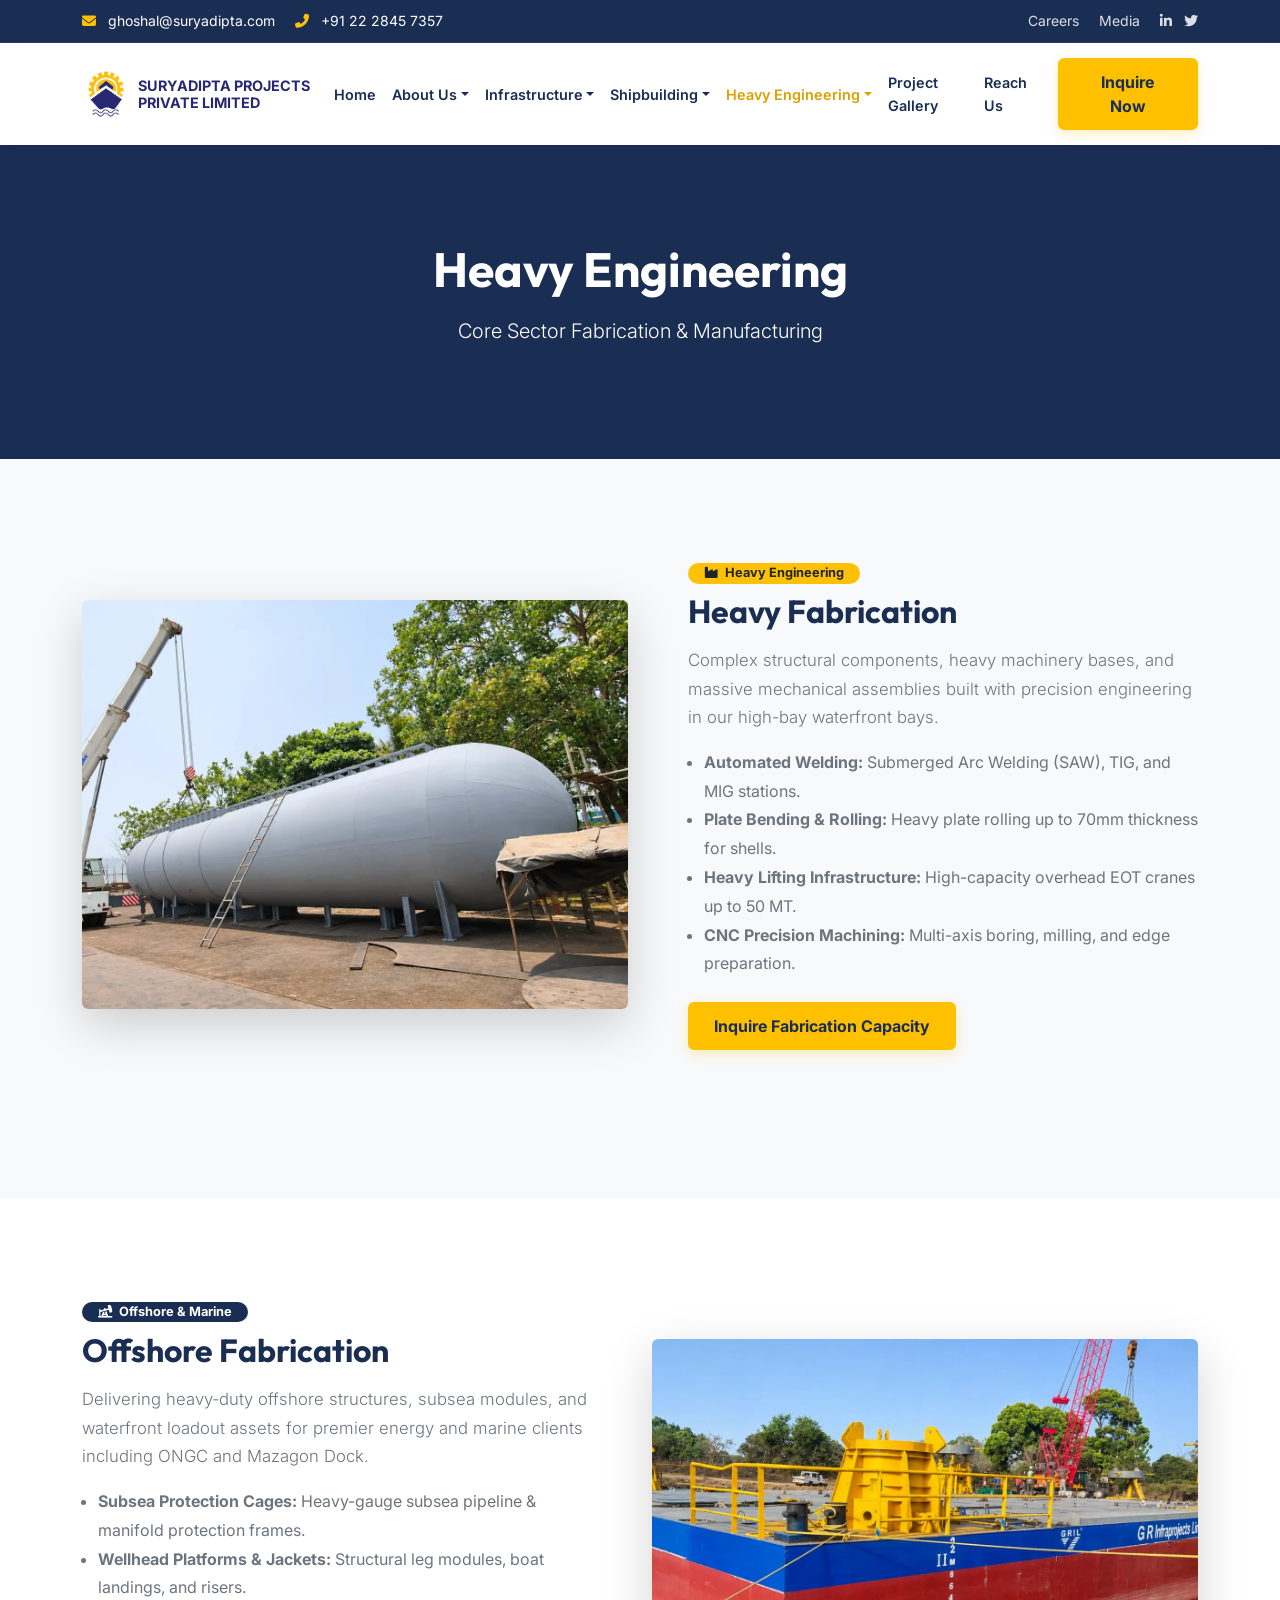
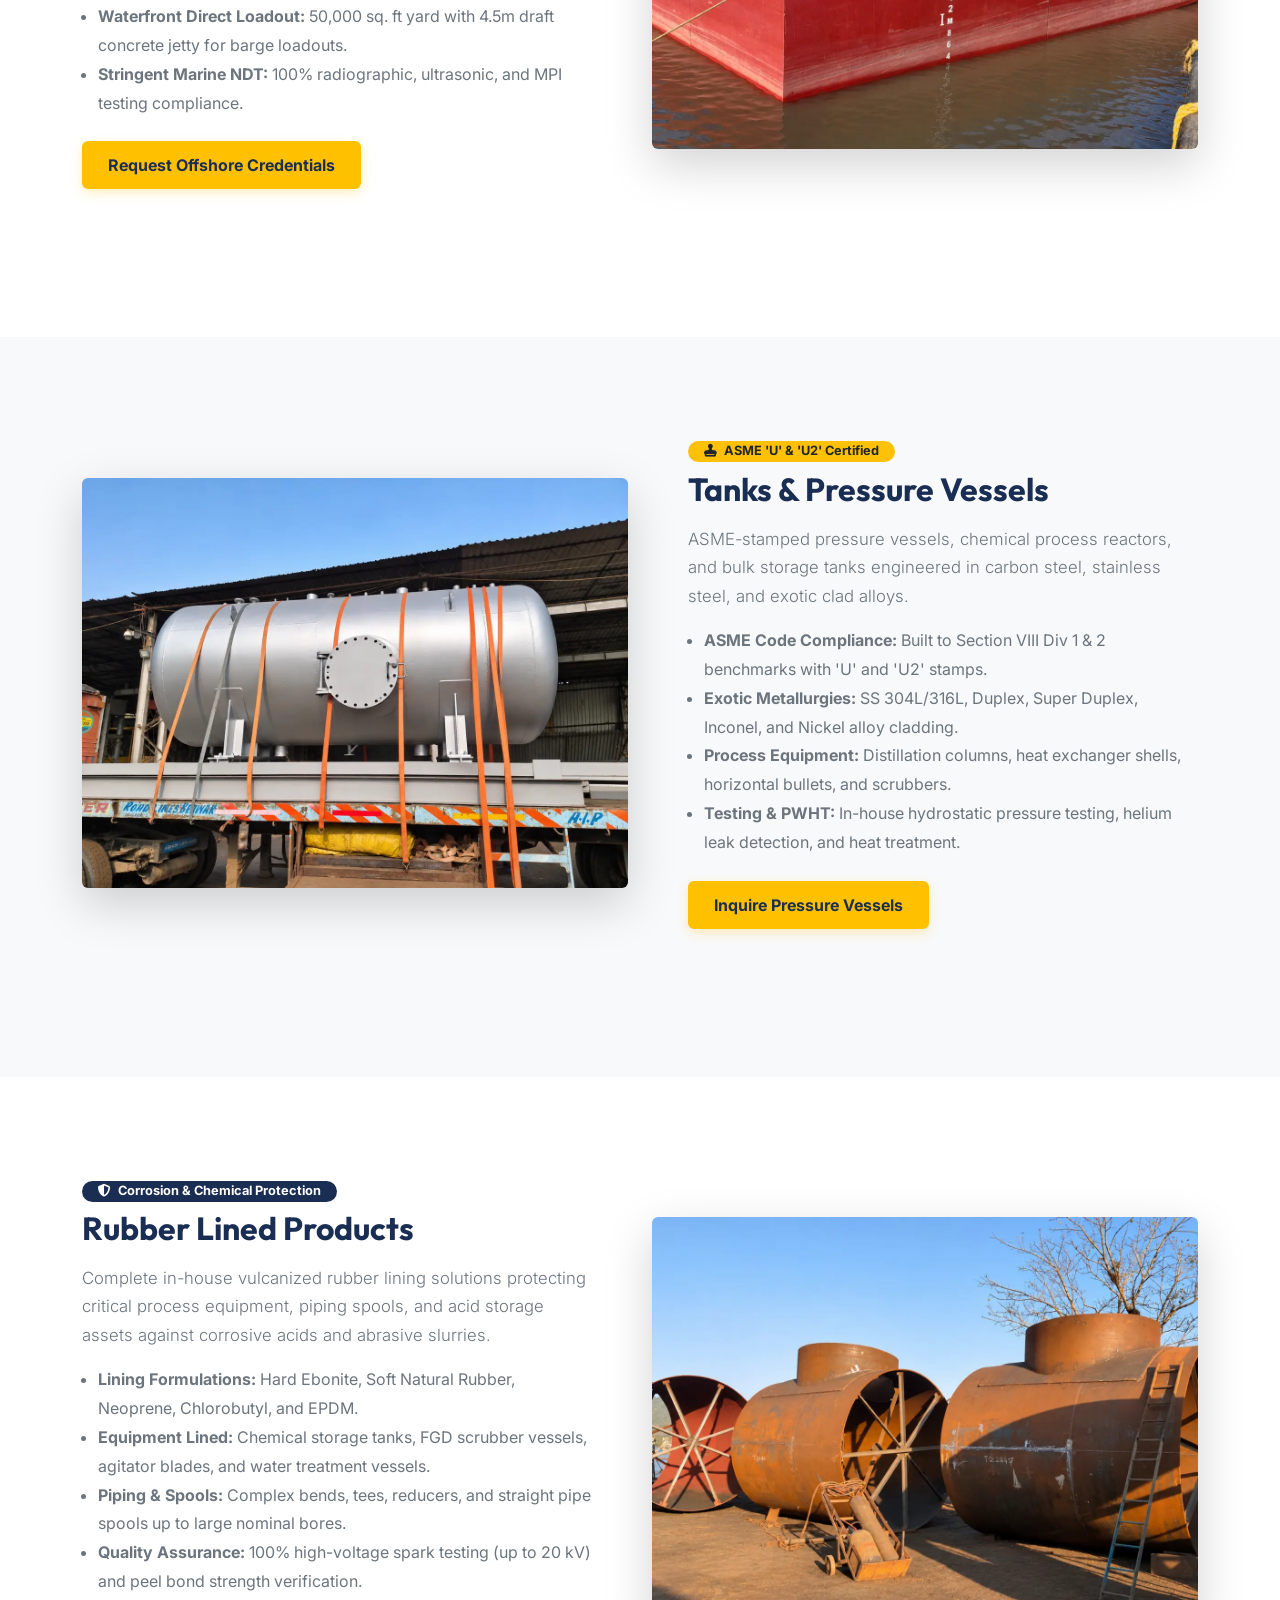
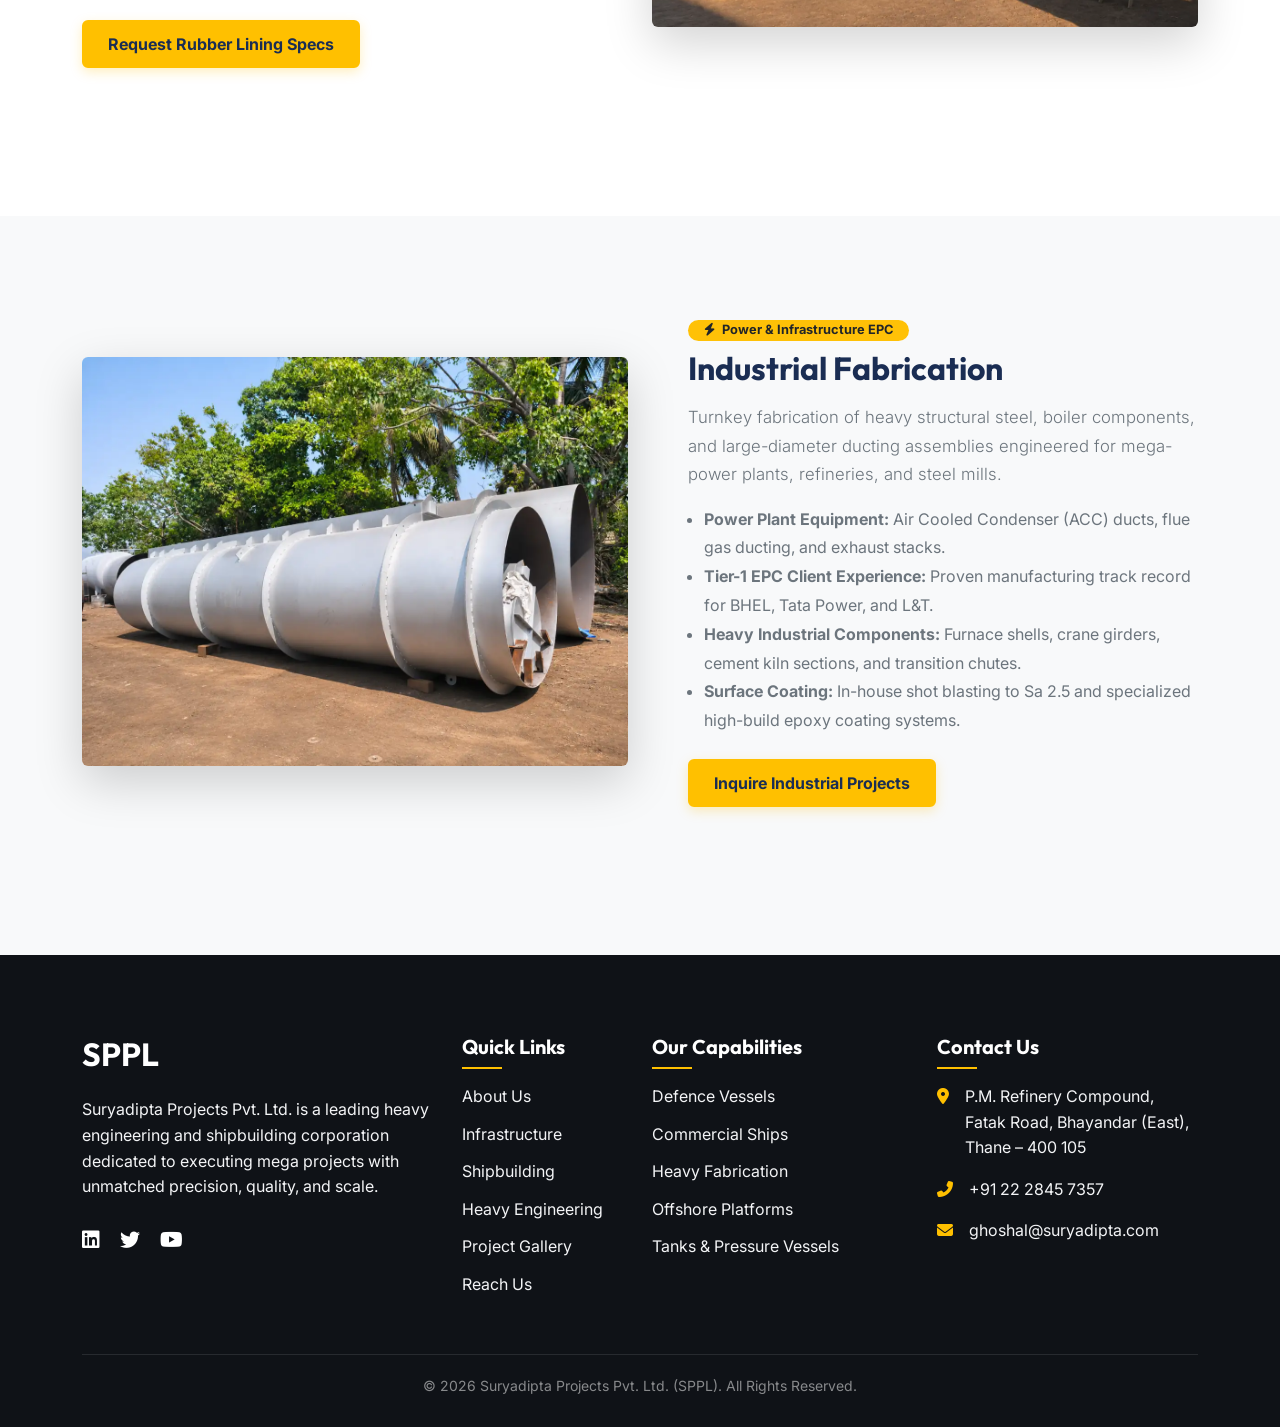
<file: heavy-engineering.html>
<!DOCTYPE html>
<html lang="en">
<head>
    <meta charset="UTF-8">
    <meta name="viewport" content="width=device-width, initial-scale=1.0">
    <meta name="description" content="SPPL Heavy Engineering capabilities spanning fabrication, offshore, and industrial sectors.">
    <title>Heavy Engineering | SPPL</title>

    <link rel="preconnect" href="https://fonts.googleapis.com">
    <link rel="preconnect" href="https://fonts.gstatic.com" crossorigin>
    <link href="https://fonts.googleapis.com/css2?family=Inter:wght@300;400;500;600;700&family=Outfit:wght@400;500;600;700;800&display=swap" rel="stylesheet">
    <link href="https://cdn.jsdelivr.net/npm/bootstrap@5.3.2/dist/css/bootstrap.min.css" rel="stylesheet">
    <link rel="stylesheet" href="https://cdnjs.cloudflare.com/ajax/libs/font-awesome/6.4.2/css/all.min.css">
    <link href="https://unpkg.com/aos@2.3.1/dist/aos.css" rel="stylesheet">
    <link rel="stylesheet" href="css/style.css">
</head>
<body>

    <!-- Topbar -->
    <div class="header-top d-none d-lg-block">
        <div class="container">
            <div class="row align-items-center">
                <div class="col-md-6">
                    <span class="me-3"><i class="fas fa-envelope text-orange me-2"></i> ghoshal@suryadipta.com</span>
                    <span><i class="fas fa-phone-alt text-orange me-2"></i> +91 22 2845 7357</span>
                </div>
                <div class="col-md-6 text-end">
                    <a href="careers.html" class="me-3">Careers</a>
                    <a href="media.html" class="me-3">Media</a>
                    <a href="https://www.linkedin.com/in/shyamashish-ghoshal-4084222a" target="_blank" rel="noopener noreferrer" aria-label="LinkedIn"><i class="fab fa-linkedin-in"></i></a>
                    <a href="https://x.com/SPPL_1998" target="_blank" rel="noopener noreferrer" class="ms-2" aria-label="Twitter / X"><i class="fab fa-twitter"></i></a>
                </div>
            </div>
        </div>
    </div>
    <!-- Navigation -->
    <nav class="navbar navbar-expand-lg navbar-light sticky-top">
        <div class="container">
            <a class="navbar-brand d-flex align-items-center" href="index.html">
                <img src="images/logo/logo.webp" alt="SPPL Logo" height="40" class="me-2">
                <span class="m-0" style="color: rgb(40, 40, 114); text-transform: uppercase; font-weight: 700; font-size: 0.9rem; line-height: 1.2;">
                    <span class="d-block">Suryadipta Projects</span>
                    <span class="d-block">Private Limited</span>
                </span>
            </a>
            <button class="navbar-toggler" type="button" data-bs-toggle="collapse" data-bs-target="#navbarNav"
                aria-controls="navbarNav" aria-expanded="false" aria-label="Toggle navigation">
                <span class="navbar-toggler-icon"></span>
            </button>
            <div class="collapse navbar-collapse" id="navbarNav">
                <ul class="navbar-nav ms-auto mb-2 mb-lg-0 align-items-xl-center">
                    <li class="nav-item"><a class="nav-link " href="index.html">Home</a></li>
                    
                    <li class="nav-item dropdown">
                        <a class="nav-link dropdown-toggle " href="about.html" id="aboutDropdown" role="button" data-bs-toggle="dropdown" aria-expanded="false">About Us</a>
                        <ul class="dropdown-menu" aria-labelledby="aboutDropdown">
                            <li><a class="dropdown-item dropdown-overview" href="about.html"><i class="fas fa-building me-2"></i>About Overview</a></li>
                            <li><hr class="dropdown-divider my-1"></li>
                            <li><a class="dropdown-item" href="about.html#director-profile">Director Profile</a></li>
                            <li><a class="dropdown-item" href="about.html#sppl-journey">SPPL Journey</a></li>
                            <li><a class="dropdown-item" href="about.html#order-book">Current Order Book</a></li>
                            <li><hr class="dropdown-divider my-1"></li>
                            <li><a class="dropdown-item" href="quality.html">Quality & Safety</a></li>
                            <li><a class="dropdown-item" href="media.html">Media Room</a></li>
                            <li><a class="dropdown-item" href="careers.html">Careers</a></li>
                        </ul>
                    </li>

                    <li class="nav-item dropdown">
                        <a class="nav-link dropdown-toggle " href="infrastructure.html" id="infraDropdown" role="button" data-bs-toggle="dropdown" aria-expanded="false">Infrastructure</a>
                        <ul class="dropdown-menu" aria-labelledby="infraDropdown">
                            <li><a class="dropdown-item dropdown-overview" href="infrastructure.html"><i class="fas fa-industry me-2"></i>Infra Overview</a></li>
                            <li><hr class="dropdown-divider my-1"></li>
                            <li><a class="dropdown-item" href="infrastructure.html#shipyard">Shipyard</a></li>
                            <li><a class="dropdown-item" href="infrastructure.html#heavy-fabrication-yard">Heavy Fabrication Yard</a></li>
                        </ul>
                    </li>

                    <li class="nav-item dropdown">
                        <a class="nav-link dropdown-toggle " href="shipbuilding.html" id="shipbuildingDropdown" role="button" data-bs-toggle="dropdown" aria-expanded="false">Shipbuilding</a>
                        <ul class="dropdown-menu" aria-labelledby="shipbuildingDropdown">
                            <li><a class="dropdown-item dropdown-overview" href="shipbuilding.html"><i class="fas fa-ship me-2"></i>Shipbuilding Overview</a></li>
                            <li><hr class="dropdown-divider my-1"></li>
                            <li><a class="dropdown-item" href="shipbuilding.html#defence">Defence</a></li>
                            <li><a class="dropdown-item" href="shipbuilding.html#commercial">Commercial</a></li>
                        </ul>
                    </li>

                    <li class="nav-item dropdown">
                        <a class="nav-link dropdown-toggle active" href="heavy-engineering.html" id="heavyEngDropdown" role="button" data-bs-toggle="dropdown" aria-expanded="false">Heavy Engineering</a>
                        <ul class="dropdown-menu" aria-labelledby="heavyEngDropdown">
                            <li><a class="dropdown-item dropdown-overview" href="heavy-engineering.html"><i class="fas fa-cogs me-2"></i>Heavy Eng. Overview</a></li>
                            <li><hr class="dropdown-divider my-1"></li>
                            <li><a class="dropdown-item" href="heavy-engineering.html#heavy-fabrication">Heavy Fabrication</a></li>
                            <li><a class="dropdown-item" href="heavy-engineering.html#offshore-fabrication">Offshore Fabrication</a></li>
                            <li><a class="dropdown-item" href="heavy-engineering.html#tanks-vessels">Tanks &amp; Vessels</a></li>
                            <li><a class="dropdown-item" href="heavy-engineering.html#rubber-lined">Rubber lined Products</a></li>
                            <li><a class="dropdown-item" href="heavy-engineering.html#industrial-fabrication">Industrial Fabrication</a></li>
                        </ul>
                    </li>

                    <li class="nav-item"><a class="nav-link " href="projects.html">Project Gallery</a></li>
                    <li class="nav-item"><a class="nav-link " href="contact.html">Reach Us</a></li>
                </ul>
                <a href="contact.html" class="btn btn-primary-custom ms-lg-3 d-none d-lg-inline-flex">Inquire Now</a>
            </div>
        </div>
    </nav>

    
    <section class="page-header bg-navy text-white text-center py-5" style="background-color: var(--c-navy-blue);">
        <div class="container py-5" data-aos="fade-up">
            <h1 class="display-4 fw-bold text-white">Heavy Engineering</h1>
            <p class="lead">Core Sector Fabrication & Manufacturing</p>
        </div>
    </section>
    <section class="section-padding bg-light" id="heavy-fabrication">
        <div class="container">
            <div class="row align-items-center mb-5">
                <div class="col-lg-6" data-aos="fade-right">
                    <img src="images/heavy_fabrication.webp" alt="Heavy Machine & Fabrication Shop" class="img-fluid rounded shadow-lg w-100" style="aspect-ratio: 4/3; object-fit: cover;" loading="lazy">
                </div>
                <div class="col-lg-6 mt-4 mt-lg-0 ps-lg-5" data-aos="fade-left">
                    <span class="badge bg-warning text-dark mb-2 px-3 py-1 rounded-pill fw-bold" style="font-size: 0.8rem;">
                        <i class="fas fa-industry me-1"></i> Heavy Engineering
                    </span>
                    <h2 class="text-navy fw-bold mb-3">Heavy Fabrication</h2>
                    <p class="text-secondary mb-3 lead" style="font-size: 1.05rem; line-height: 1.7;">Complex structural components, heavy machinery bases, and massive mechanical assemblies built with precision engineering in our high-bay waterfront bays.</p>
                    <ul class="text-secondary ps-3 mb-4" style="line-height: 1.8;">
                        <li><strong>Automated Welding:</strong> Submerged Arc Welding (SAW), TIG, and MIG stations.</li>
                        <li><strong>Plate Bending & Rolling:</strong> Heavy plate rolling up to 70mm thickness for shells.</li>
                        <li><strong>Heavy Lifting Infrastructure:</strong> High-capacity overhead EOT cranes up to 50 MT.</li>
                        <li><strong>CNC Precision Machining:</strong> Multi-axis boring, milling, and edge preparation.</li>
                    </ul>
                    <a href="contact.html" class="btn btn-primary-custom">Inquire Fabrication Capacity</a>
                </div>
            </div>
        </div>
    </section>

    <!-- Offshore Fabrication -->
    <section class="section-padding" id="offshore-fabrication">
        <div class="container">
            <div class="row align-items-center flex-row-reverse mb-5">
                <div class="col-lg-6" data-aos="fade-left">
                    <img src="images/offshore.webp" alt="Offshore Fabrication Platforms" class="img-fluid rounded shadow-lg w-100" style="aspect-ratio: 4/3; object-fit: cover;" loading="lazy">
                </div>
                <div class="col-lg-6 mt-4 mt-lg-0 pe-lg-5" data-aos="fade-right">
                    <span class="badge bg-primary text-white mb-2 px-3 py-1 rounded-pill" style="font-size: 0.8rem; background-color: var(--c-navy-blue) !important;">
                        <i class="fas fa-oil-well me-1"></i> Offshore & Marine
                    </span>
                    <h2 class="text-navy fw-bold mb-3">Offshore Fabrication</h2>
                    <p class="text-secondary mb-3 lead" style="font-size: 1.05rem; line-height: 1.7;">Delivering heavy-duty offshore structures, subsea modules, and waterfront loadout assets for premier energy and marine clients including ONGC and Mazagon Dock.</p>
                    <ul class="text-secondary ps-3 mb-4" style="line-height: 1.8;">
                        <li><strong>Subsea Protection Cages:</strong> Heavy-gauge subsea pipeline & manifold protection frames.</li>
                        <li><strong>Wellhead Platforms & Jackets:</strong> Structural leg modules, boat landings, and risers.</li>
                        <li><strong>Waterfront Direct Loadout:</strong> 50,000 sq. ft yard with 4.5m draft concrete jetty for barge loadouts.</li>
                        <li><strong>Stringent Marine NDT:</strong> 100% radiographic, ultrasonic, and MPI testing compliance.</li>
                    </ul>
                    <a href="contact.html" class="btn btn-primary-custom">Request Offshore Credentials</a>
                </div>
            </div>
        </div>
    </section>

    <!-- Tanks & Vessels -->
    <section class="section-padding bg-light" id="tanks-vessels">
        <div class="container">
            <div class="row align-items-center mb-5">
                <div class="col-lg-6" data-aos="fade-right">
                    <img src="images/tanks.webp" alt="ASME Stamped Pressure Vessels and Tanks" class="img-fluid rounded shadow-lg w-100" style="aspect-ratio: 4/3; object-fit: cover;" loading="lazy">
                </div>
                <div class="col-lg-6 mt-4 mt-lg-0 ps-lg-5" data-aos="fade-left">
                    <span class="badge bg-warning text-dark mb-2 px-3 py-1 rounded-pill fw-bold" style="font-size: 0.8rem;">
                        <i class="fas fa-stamp me-1"></i> ASME 'U' & 'U2' Certified
                    </span>
                    <h2 class="text-navy fw-bold mb-3">Tanks &amp; Pressure Vessels</h2>
                    <p class="text-secondary mb-3 lead" style="font-size: 1.05rem; line-height: 1.7;">ASME-stamped pressure vessels, chemical process reactors, and bulk storage tanks engineered in carbon steel, stainless steel, and exotic clad alloys.</p>
                    <ul class="text-secondary ps-3 mb-4" style="line-height: 1.8;">
                        <li><strong>ASME Code Compliance:</strong> Built to Section VIII Div 1 & 2 benchmarks with 'U' and 'U2' stamps.</li>
                        <li><strong>Exotic Metallurgies:</strong> SS 304L/316L, Duplex, Super Duplex, Inconel, and Nickel alloy cladding.</li>
                        <li><strong>Process Equipment:</strong> Distillation columns, heat exchanger shells, horizontal bullets, and scrubbers.</li>
                        <li><strong>Testing & PWHT:</strong> In-house hydrostatic pressure testing, helium leak detection, and heat treatment.</li>
                    </ul>
                    <a href="contact.html" class="btn btn-primary-custom">Inquire Pressure Vessels</a>
                </div>
            </div>
        </div>
    </section>

    <!-- Rubber Lined Products -->
    <section class="section-padding" id="rubber-lined">
        <div class="container">
            <div class="row align-items-center flex-row-reverse mb-5">
                <div class="col-lg-6" data-aos="fade-left">
                    <img src="images/rubber lined.webp" alt="Rubber Lined Chemical Pipes and Process Equipment" class="img-fluid rounded shadow-lg w-100" style="aspect-ratio: 4/3; object-fit: cover;" loading="lazy">
                </div>
                <div class="col-lg-6 mt-4 mt-lg-0 pe-lg-5" data-aos="fade-right">
                    <span class="badge bg-primary text-white mb-2 px-3 py-1 rounded-pill" style="font-size: 0.8rem; background-color: var(--c-navy-blue) !important;">
                        <i class="fas fa-shield-halved me-1"></i> Corrosion & Chemical Protection
                    </span>
                    <h2 class="text-navy fw-bold mb-3">Rubber Lined Products</h2>
                    <p class="text-secondary mb-3 lead" style="font-size: 1.05rem; line-height: 1.7;">Complete in-house vulcanized rubber lining solutions protecting critical process equipment, piping spools, and acid storage assets against corrosive acids and abrasive slurries.</p>
                    <ul class="text-secondary ps-3 mb-4" style="line-height: 1.8;">
                        <li><strong>Lining Formulations:</strong> Hard Ebonite, Soft Natural Rubber, Neoprene, Chlorobutyl, and EPDM.</li>
                        <li><strong>Equipment Lined:</strong> Chemical storage tanks, FGD scrubber vessels, agitator blades, and water treatment vessels.</li>
                        <li><strong>Piping & Spools:</strong> Complex bends, tees, reducers, and straight pipe spools up to large nominal bores.</li>
                        <li><strong>Quality Assurance:</strong> 100% high-voltage spark testing (up to 20 kV) and peel bond strength verification.</li>
                    </ul>
                    <a href="contact.html" class="btn btn-primary-custom">Request Rubber Lining Specs</a>
                </div>
            </div>
        </div>
    </section>

    <!-- Industrial Fabrication -->
    <section class="section-padding bg-light" id="industrial-fabrication">
        <div class="container">
            <div class="row align-items-center mb-5">
                <div class="col-lg-6" data-aos="fade-right">
                    <img src="images/industrial.webp" alt="Power Plant Equipment and Heavy Industrial Ducting" class="img-fluid rounded shadow-lg w-100" style="aspect-ratio: 4/3; object-fit: cover;" loading="lazy">
                </div>
                <div class="col-lg-6 mt-4 mt-lg-0 ps-lg-5" data-aos="fade-left">
                    <span class="badge bg-warning text-dark mb-2 px-3 py-1 rounded-pill fw-bold" style="font-size: 0.8rem;">
                        <i class="fas fa-bolt me-1"></i> Power & Infrastructure EPC
                    </span>
                    <h2 class="text-navy fw-bold mb-3">Industrial Fabrication</h2>
                    <p class="text-secondary mb-3 lead" style="font-size: 1.05rem; line-height: 1.7;">Turnkey fabrication of heavy structural steel, boiler components, and large-diameter ducting assemblies engineered for mega-power plants, refineries, and steel mills.</p>
                    <ul class="text-secondary ps-3 mb-4" style="line-height: 1.8;">
                        <li><strong>Power Plant Equipment:</strong> Air Cooled Condenser (ACC) ducts, flue gas ducting, and exhaust stacks.</li>
                        <li><strong>Tier-1 EPC Client Experience:</strong> Proven manufacturing track record for BHEL, Tata Power, and L&T.</li>
                        <li><strong>Heavy Industrial Components:</strong> Furnace shells, crane girders, cement kiln sections, and transition chutes.</li>
                        <li><strong>Surface Coating:</strong> In-house shot blasting to Sa 2.5 and specialized high-build epoxy coating systems.</li>
                    </ul>
                    <a href="contact.html" class="btn btn-primary-custom">Inquire Industrial Projects</a>
                </div>
            </div>
        </div>
    </section>

    <!-- Footer -->
    <footer class="footer">
        <div class="container">
            <div class="row g-4">
                <div class="col-lg-4 col-md-6">
                    <h2 class="text-white m-0 mb-4 fw-bold">SPPL</h2>
                    <p class="text-secondary" style="color: var(--c-steel-grey-light) !important;">Suryadipta Projects Pvt. Ltd. is a leading heavy engineering and shipbuilding corporation dedicated to executing mega projects with unmatched precision, quality, and scale.</p>
                    <div class="mt-4">
                        <a href="https://www.linkedin.com/in/shyamashish-ghoshal-4084222a" target="_blank" rel="noopener noreferrer" class="text-white me-3 fs-5" aria-label="LinkedIn"><i class="fab fa-linkedin"></i></a>
                        <a href="https://x.com/SPPL_1998" target="_blank" rel="noopener noreferrer" class="text-white me-3 fs-5" aria-label="Twitter / X"><i class="fab fa-twitter"></i></a>
                        <a href="#" class="text-white fs-5" aria-label="YouTube"><i class="fab fa-youtube"></i></a>
                    </div>
                </div>
                <div class="col-lg-2 col-md-6">
                    <h4 class="footer-heading">Quick Links</h4>
                    <ul class="footer-links">
                        <li><a href="about.html">About Us</a></li>
                        <li><a href="infrastructure.html">Infrastructure</a></li>
                        <li><a href="shipbuilding.html">Shipbuilding</a></li>
                        <li><a href="heavy-engineering.html">Heavy Engineering</a></li>
                        <li><a href="projects.html">Project Gallery</a></li>
                        <li><a href="contact.html">Reach Us</a></li>
                    </ul>
                </div>
                <div class="col-lg-3 col-md-6">
                    <h4 class="footer-heading">Our Capabilities</h4>
                    <ul class="footer-links">
                        <li><a href="shipbuilding.html#defence">Defence Vessels</a></li>
                        <li><a href="shipbuilding.html#commercial">Commercial Ships</a></li>
                        <li><a href="heavy-engineering.html#heavy-fabrication">Heavy Fabrication</a></li>
                        <li><a href="heavy-engineering.html#offshore-fabrication">Offshore Platforms</a></li>
                        <li><a href="heavy-engineering.html#tanks-vessels">Tanks &amp; Pressure Vessels</a></li>
                    </ul>
                </div>
                <div class="col-lg-3 col-md-6">
                    <h4 class="footer-heading">Contact Us</h4>
                    <ul class="footer-links">
                        <li class="d-flex mb-3">
                            <i class="fas fa-map-marker-alt text-orange mt-1 me-3"></i>
                            <span class="text-secondary" style="color: var(--c-steel-grey-light) !important;">P.M. Refinery Compound, Fatak Road, Bhayandar (East), Thane &ndash; 400 105</span>
                        </li>
                        <li class="d-flex mb-3">
                            <i class="fas fa-phone-alt text-orange mt-1 me-3"></i>
                            <span class="text-secondary" style="color: var(--c-steel-grey-light) !important;">+91 22 2845 7357</span>
                        </li>
                        <li class="d-flex mb-3">
                            <i class="fas fa-envelope text-orange mt-1 me-3"></i>
                            <span class="text-secondary" style="color: var(--c-steel-grey-light) !important;">ghoshal@suryadipta.com</span>
                        </li>
                    </ul>
                </div>
            </div>
            <div class="footer-bottom">
                <p class="mb-0">&copy; 2026 Suryadipta Projects Pvt. Ltd. (SPPL). All Rights Reserved.</p>
            </div>
        </div>
    </footer>

    <!-- Scroll to Top -->
    <div class="scroll-top">
        <i class="fas fa-chevron-up"></i>
    </div>

    <!-- Scripts -->
    <script src="https://cdn.jsdelivr.net/npm/bootstrap@5.3.2/dist/js/bootstrap.bundle.min.js"></script>
    <script src="https://unpkg.com/aos@2.3.1/dist/aos.js"></script>
    <script src="js/main.js"></script>
</body>
</html>
</file>
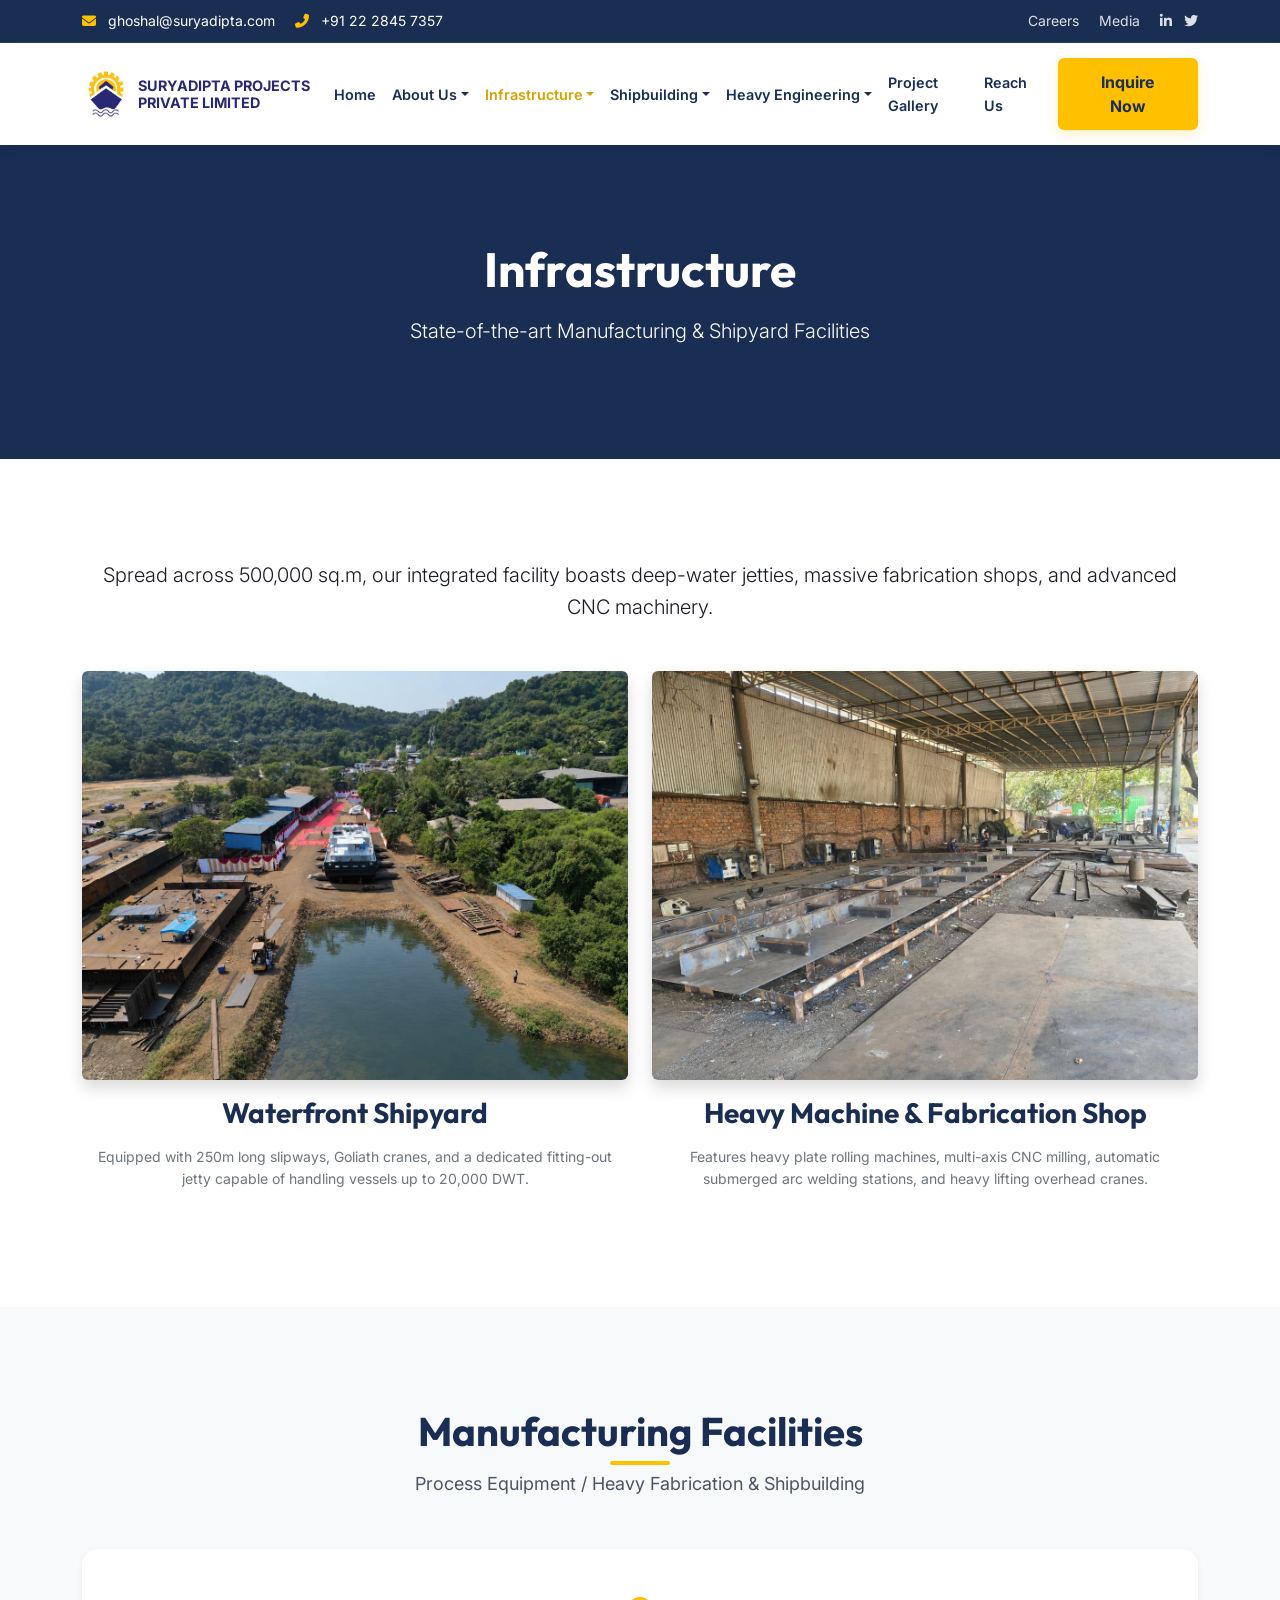
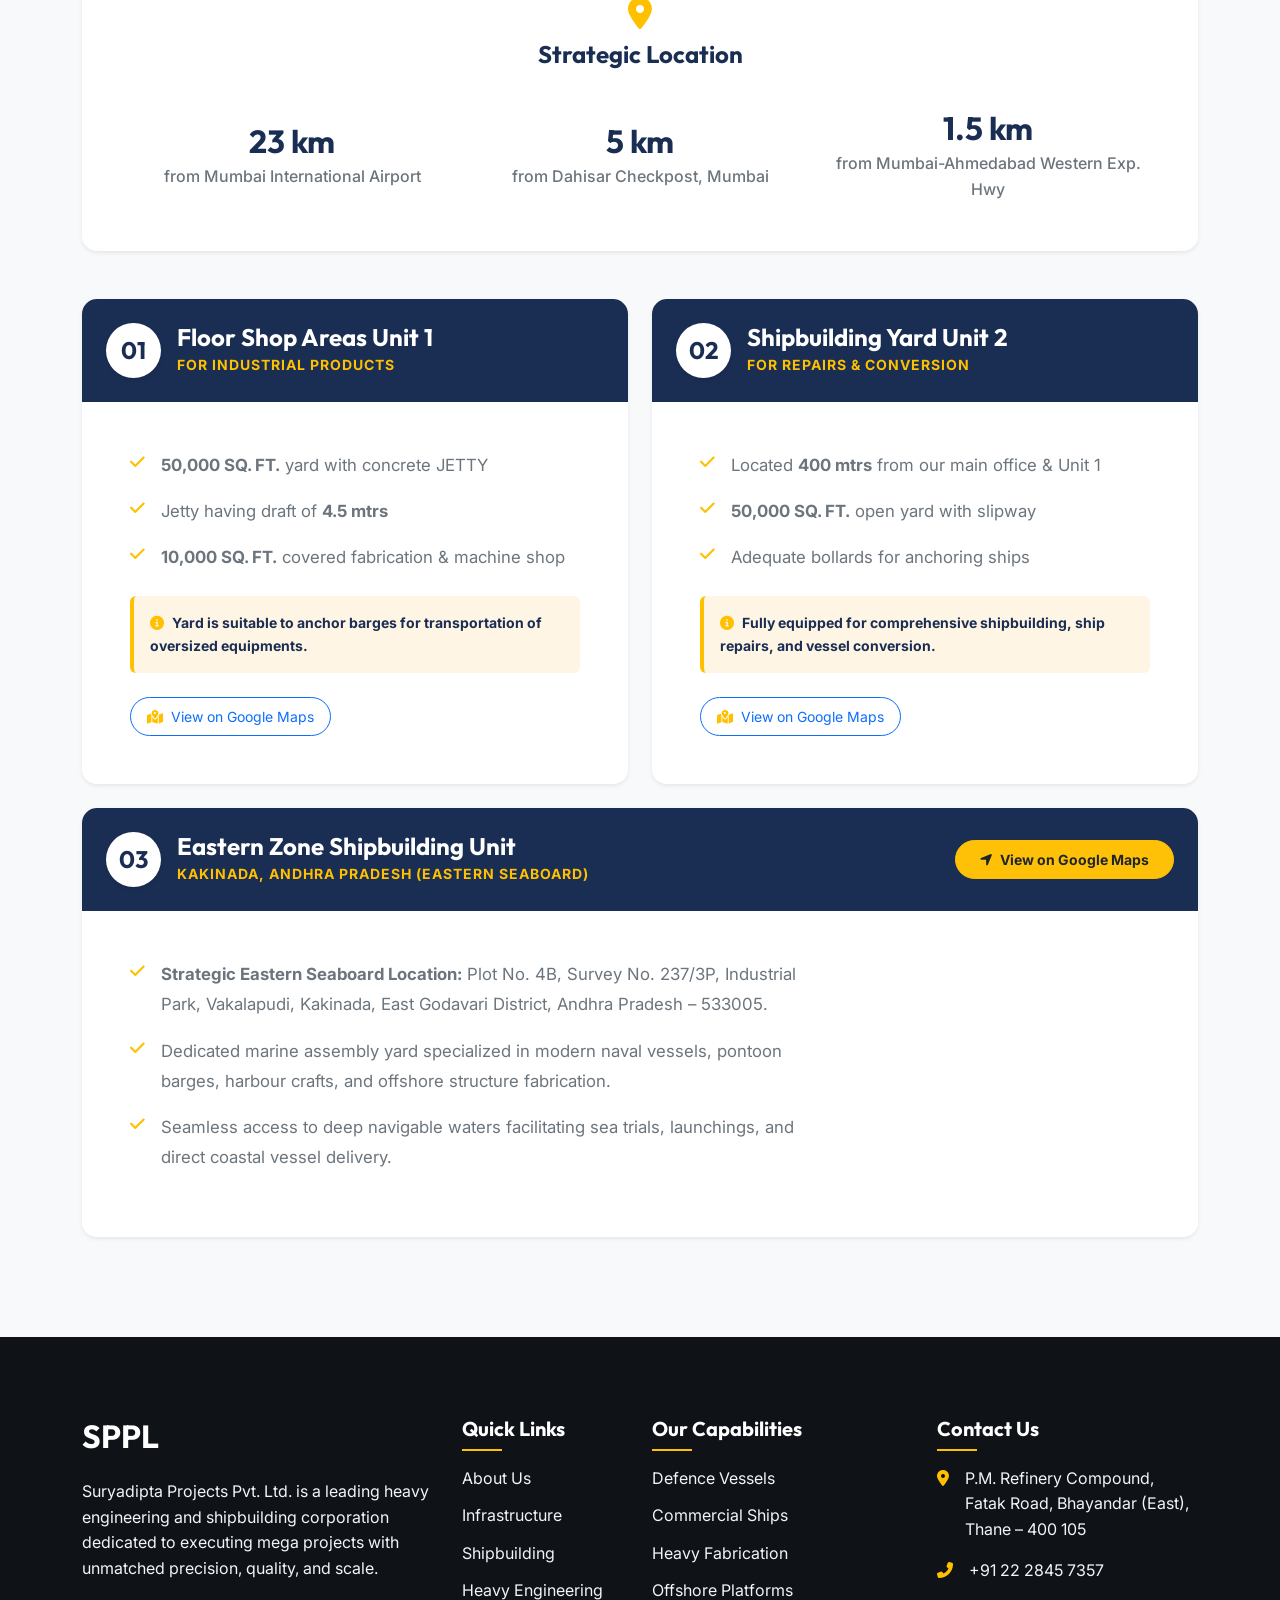
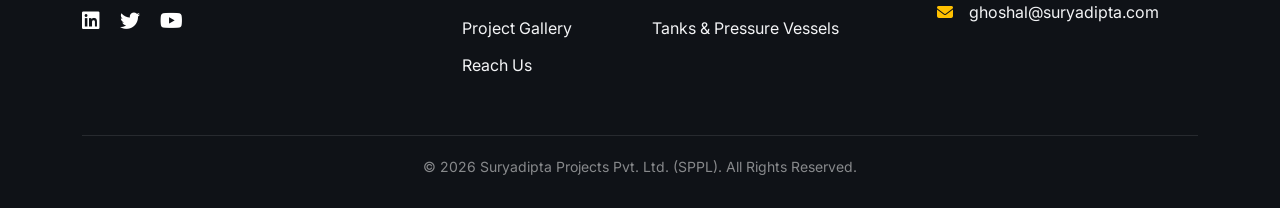
<file: infrastructure.html>
<!DOCTYPE html>
<html lang="en">
<head>
    <meta charset="UTF-8">
    <meta name="viewport" content="width=device-width, initial-scale=1.0">
    <meta name="description" content="Discover SPPL’s world-class manufacturing facilities and waterfront shipyard.">
    <title>Infrastructure | SPPL</title>

    <link rel="preconnect" href="https://fonts.googleapis.com">
    <link rel="preconnect" href="https://fonts.gstatic.com" crossorigin>
    <link href="https://fonts.googleapis.com/css2?family=Inter:wght@300;400;500;600;700&family=Outfit:wght@400;500;600;700;800&display=swap" rel="stylesheet">
    <link href="https://cdn.jsdelivr.net/npm/bootstrap@5.3.2/dist/css/bootstrap.min.css" rel="stylesheet">
    <link rel="stylesheet" href="https://cdnjs.cloudflare.com/ajax/libs/font-awesome/6.4.2/css/all.min.css">
    <link href="https://unpkg.com/aos@2.3.1/dist/aos.css" rel="stylesheet">
    <link rel="stylesheet" href="css/style.css">
</head>
<body>

    <!-- Topbar -->
    <div class="header-top d-none d-lg-block">
        <div class="container">
            <div class="row align-items-center">
                <div class="col-md-6">
                    <span class="me-3"><i class="fas fa-envelope text-orange me-2"></i> ghoshal@suryadipta.com</span>
                    <span><i class="fas fa-phone-alt text-orange me-2"></i> +91 22 2845 7357</span>
                </div>
                <div class="col-md-6 text-end">
                    <a href="careers.html" class="me-3">Careers</a>
                    <a href="media.html" class="me-3">Media</a>
                    <a href="https://www.linkedin.com/in/shyamashish-ghoshal-4084222a" target="_blank" rel="noopener noreferrer" aria-label="LinkedIn"><i class="fab fa-linkedin-in"></i></a>
                    <a href="https://x.com/SPPL_1998" target="_blank" rel="noopener noreferrer" class="ms-2" aria-label="Twitter / X"><i class="fab fa-twitter"></i></a>
                </div>
            </div>
        </div>
    </div>
    <!-- Navigation -->
    <nav class="navbar navbar-expand-lg navbar-light sticky-top">
        <div class="container">
            <a class="navbar-brand d-flex align-items-center" href="index.html">
                <img src="images/logo/logo.webp" alt="SPPL Logo" height="40" class="me-2">
                <span class="m-0" style="color: rgb(40, 40, 114); text-transform: uppercase; font-weight: 700; font-size: 0.9rem; line-height: 1.2;">
                    <span class="d-block">Suryadipta Projects</span>
                    <span class="d-block">Private Limited</span>
                </span>
            </a>
            <button class="navbar-toggler" type="button" data-bs-toggle="collapse" data-bs-target="#navbarNav"
                aria-controls="navbarNav" aria-expanded="false" aria-label="Toggle navigation">
                <span class="navbar-toggler-icon"></span>
            </button>
            <div class="collapse navbar-collapse" id="navbarNav">
                <ul class="navbar-nav ms-auto mb-2 mb-lg-0 align-items-xl-center">
                    <li class="nav-item"><a class="nav-link " href="index.html">Home</a></li>
                    
                    <li class="nav-item dropdown">
                        <a class="nav-link dropdown-toggle " href="about.html" id="aboutDropdown" role="button" data-bs-toggle="dropdown" aria-expanded="false">About Us</a>
                        <ul class="dropdown-menu" aria-labelledby="aboutDropdown">
                            <li><a class="dropdown-item dropdown-overview" href="about.html"><i class="fas fa-building me-2"></i>About Overview</a></li>
                            <li><hr class="dropdown-divider my-1"></li>
                            <li><a class="dropdown-item" href="about.html#director-profile">Director Profile</a></li>
                            <li><a class="dropdown-item" href="about.html#sppl-journey">SPPL Journey</a></li>
                            <li><a class="dropdown-item" href="about.html#order-book">Current Order Book</a></li>
                            <li><hr class="dropdown-divider my-1"></li>
                            <li><a class="dropdown-item" href="quality.html">Quality & Safety</a></li>
                            <li><a class="dropdown-item" href="media.html">Media Room</a></li>
                            <li><a class="dropdown-item" href="careers.html">Careers</a></li>
                        </ul>
                    </li>

                    <li class="nav-item dropdown">
                        <a class="nav-link dropdown-toggle active" href="infrastructure.html" id="infraDropdown" role="button" data-bs-toggle="dropdown" aria-expanded="false">Infrastructure</a>
                        <ul class="dropdown-menu" aria-labelledby="infraDropdown">
                            <li><a class="dropdown-item dropdown-overview" href="infrastructure.html"><i class="fas fa-industry me-2"></i>Infra Overview</a></li>
                            <li><hr class="dropdown-divider my-1"></li>
                            <li><a class="dropdown-item" href="infrastructure.html#shipyard">Shipyard</a></li>
                            <li><a class="dropdown-item" href="infrastructure.html#heavy-fabrication-yard">Heavy Fabrication Yard</a></li>
                            
                        </ul>
                    </li>

                    <li class="nav-item dropdown">
                        <a class="nav-link dropdown-toggle " href="shipbuilding.html" id="shipbuildingDropdown" role="button" data-bs-toggle="dropdown" aria-expanded="false">Shipbuilding</a>
                        <ul class="dropdown-menu" aria-labelledby="shipbuildingDropdown">
                            <li><a class="dropdown-item dropdown-overview" href="shipbuilding.html"><i class="fas fa-ship me-2"></i>Shipbuilding Overview</a></li>
                            <li><hr class="dropdown-divider my-1"></li>
                            <li><a class="dropdown-item" href="shipbuilding.html#defence">Defence</a></li>
                            <li><a class="dropdown-item" href="shipbuilding.html#commercial">Commercial</a></li>
                        </ul>
                    </li>

                    <li class="nav-item dropdown">
                        <a class="nav-link dropdown-toggle " href="heavy-engineering.html" id="heavyEngDropdown" role="button" data-bs-toggle="dropdown" aria-expanded="false">Heavy Engineering</a>
                        <ul class="dropdown-menu" aria-labelledby="heavyEngDropdown">
                            <li><a class="dropdown-item dropdown-overview" href="heavy-engineering.html"><i class="fas fa-cogs me-2"></i>Heavy Eng. Overview</a></li>
                            <li><hr class="dropdown-divider my-1"></li>
                            <li><a class="dropdown-item" href="heavy-engineering.html#heavy-fabrication">Heavy Fabrication</a></li>
                            <li><a class="dropdown-item" href="heavy-engineering.html#offshore-fabrication">Offshore Fabrication</a></li>
                            <li><a class="dropdown-item" href="heavy-engineering.html#tanks-vessels">Tanks &amp; Vessels</a></li>
                            <li><a class="dropdown-item" href="heavy-engineering.html#rubber-lined">Rubber lined Products</a></li>
                            <li><a class="dropdown-item" href="heavy-engineering.html#industrial-fabrication">Industrial Fabrication</a></li>
                        </ul>
                    </li>

                    <li class="nav-item"><a class="nav-link " href="projects.html">Project Gallery</a></li>
                    <li class="nav-item"><a class="nav-link " href="contact.html">Reach Us</a></li>
                </ul>
                <a href="contact.html" class="btn btn-primary-custom ms-lg-3 d-none d-lg-inline-flex">Inquire Now</a>
            </div>
        </div>
    </nav>

    
    <section class="page-header bg-navy text-white text-center py-5" style="background-color: var(--c-navy-blue);">
        <div class="container py-5" data-aos="fade-up">
            <h1 class="display-4 fw-bold text-white">Infrastructure</h1>
            <p class="lead">State-of-the-art Manufacturing & Shipyard Facilities</p>
        </div>
    </section>
    <section class="section-padding">
        <div class="container text-center">
            <p class="lead mb-5" data-aos="fade-up">Spread across 500,000 sq.m, our integrated facility boasts deep-water jetties, massive fabrication shops, and advanced CNC machinery.</p>
            <div class="row g-4">
                <div class="col-md-6" data-aos="fade-up" id="shipyard">
                    <img src="images/shipyard.webp" alt="Shipyard" class="img-fluid rounded shadow mb-3" style="width: 100%; aspect-ratio: 4/3; object-fit: cover;">
                    <h3 class="text-navy">Waterfront Shipyard</h3>
                    <p class="text-secondary small">Equipped with 250m long slipways, Goliath cranes, and a dedicated fitting-out jetty capable of handling vessels up to 20,000 DWT.</p>
                </div>
                <div class="col-md-6" data-aos="fade-up" data-aos-delay="100" id="heavy-fabrication-yard">
                    <img src="images/heavy_engineering_workshop.webp" alt="Heavy Machine Shop" class="img-fluid rounded shadow mb-3" style="width: 100%; aspect-ratio: 4/3; object-fit: cover;">
                    <h3 class="text-navy">Heavy Machine & Fabrication Shop</h3>
                    <p class="text-secondary small">Features heavy plate rolling machines, multi-axis CNC milling, automatic submerged arc welding stations, and heavy lifting overhead cranes.</p>
                </div>
            </div>
        </div>
    </section>
    
    <section class="section-padding bg-light">
        <div class="container">
            <div class="text-center mb-5" data-aos="fade-up">
                <h2 class="section-title">Manufacturing Facilities</h2>
                <p class="section-subtitle">Process Equipment / Heavy Fabrication & Shipbuilding</p>
            </div>
            
            <!-- Strategic Location -->
            <div class="card border-0 shadow-sm p-4 p-md-5 mb-5 hover-lift" style="border-radius: 15px;" data-aos="fade-up">
                <div class="row align-items-center text-center">
                    <div class="col-12 mb-4">
                        <i class="fas fa-map-marker-alt text-orange fa-2x" style="color: var(--c-industrial-orange);"></i>
                        <h4 class="text-navy fw-bold mt-2">Strategic Location</h4>
                    </div>
                    <div class="col-md-4 mb-4 mb-md-0">
                        <h2 class="text-navy fw-bold mb-1">23 km</h2>
                        <p class="text-secondary mb-0 fw-medium">from Mumbai International Airport</p>
                    </div>
                    <div class="col-md-4 mb-4 mb-md-0 border-md-start border-md-end" style="border-color: #eaeaea !important;">
                        <h2 class="text-navy fw-bold mb-1">5 km</h2>
                        <p class="text-secondary mb-0 fw-medium">from Dahisar Checkpost, Mumbai</p>
                    </div>
                    <div class="col-md-4">
                        <h2 class="text-navy fw-bold mb-1">1.5 km</h2>
                        <p class="text-secondary mb-0 fw-medium">from Mumbai-Ahmedabad Western Exp. Hwy</p>
                    </div>
                </div>
            </div>

            <div class="row g-4">
                <!-- Unit 1 -->
                <div class="col-lg-6" data-aos="fade-up" data-aos-delay="100">
                    <div class="card border-0 shadow-sm h-100 p-0 overflow-hidden hover-lift" style="border-radius: 15px;">
                        <div class="p-4 text-white d-flex align-items-center" style="background-color: var(--c-navy-blue);">
                            <div class="text-navy bg-white rounded-circle d-flex align-items-center justify-content-center me-3 shadow-sm" style="width: 55px; height: 55px; flex-shrink: 0;">
                                <h4 class="mb-0 fw-bold">01</h4>
                            </div>
                            <div>
                                <h4 class="mb-0 fw-bold text-white">Floor Shop Areas Unit 1</h4>
                                <span class="text-orange small fw-bold" style="letter-spacing: 1px; text-transform: uppercase;">For Industrial Products</span>
                            </div>
                        </div>
                        <div class="p-4 p-md-5 bg-white d-flex flex-column h-100">
                            <ul class="list-unstyled text-secondary mb-4 flex-grow-1" style="font-size: 1.05rem; line-height: 1.8;">
                                <li class="d-flex align-items-start mb-3">
                                    <i class="fas fa-check mt-1 me-3" style="color: var(--c-industrial-orange);"></i>
                                    <div><strong>50,000 SQ. FT.</strong> yard with concrete JETTY</div>
                                </li>
                                <li class="d-flex align-items-start mb-3">
                                    <i class="fas fa-check mt-1 me-3" style="color: var(--c-industrial-orange);"></i>
                                    <div>Jetty having draft of <strong>4.5 mtrs</strong></div>
                                </li>
                                <li class="d-flex align-items-start">
                                    <i class="fas fa-check mt-1 me-3" style="color: var(--c-industrial-orange);"></i>
                                    <div><strong>10,000 SQ. FT.</strong> covered fabrication & machine shop</div>
                                </li>
                            </ul>
                            <div class="p-3 rounded mb-3" style="background-color: rgba(255, 153, 0, 0.1); border-left: 4px solid var(--c-industrial-orange);">
                                <p class="text-navy small mb-0 fw-bold"><i class="fas fa-info-circle me-2" style="color: var(--c-industrial-orange);"></i>Yard is suitable to anchor barges for transportation of oversized equipments.</p>
                            </div>
                            <div class="pt-2">
                                <a href="https://www.google.com/maps?q=19.2905477,72.8939836&z=17&hl=en" target="_blank" rel="noopener noreferrer" class="btn btn-outline-primary btn-sm rounded-pill px-3 py-2">
                                    <i class="fas fa-map-marked-alt me-1 text-orange"></i> View on Google Maps
                                </a>
                            </div>
                        </div>
                    </div>
                </div>

                <!-- Unit 2 -->
                <div class="col-lg-6" data-aos="fade-up" data-aos-delay="200">
                    <div class="card border-0 shadow-sm h-100 p-0 overflow-hidden hover-lift" style="border-radius: 15px;">
                        <div class="p-4 text-white d-flex align-items-center" style="background-color: var(--c-navy-blue);">
                            <div class="text-navy bg-white rounded-circle d-flex align-items-center justify-content-center me-3 shadow-sm" style="width: 55px; height: 55px; flex-shrink: 0;">
                                <h4 class="mb-0 fw-bold">02</h4>
                            </div>
                            <div>
                                <h4 class="mb-0 fw-bold text-white">Shipbuilding Yard Unit 2</h4>
                                <span class="text-orange small fw-bold" style="letter-spacing: 1px; text-transform: uppercase;">For Repairs & Conversion</span>
                            </div>
                        </div>
                        <div class="p-4 p-md-5 bg-white d-flex flex-column h-100">
                            <ul class="list-unstyled text-secondary mb-4 flex-grow-1" style="font-size: 1.05rem; line-height: 1.8;">
                                <li class="d-flex align-items-start mb-3">
                                    <i class="fas fa-check mt-1 me-3" style="color: var(--c-industrial-orange);"></i>
                                    <div>Located <strong>400 mtrs</strong> from our main office & Unit 1</div>
                                </li>
                                <li class="d-flex align-items-start mb-3">
                                    <i class="fas fa-check mt-1 me-3" style="color: var(--c-industrial-orange);"></i>
                                    <div><strong>50,000 SQ. FT.</strong> open yard with slipway</div>
                                </li>
                                <li class="d-flex align-items-start">
                                    <i class="fas fa-check mt-1 me-3" style="color: var(--c-industrial-orange);"></i>
                                    <div>Adequate bollards for anchoring ships</div>
                                </li>
                            </ul>
                            <div class="p-3 rounded mb-3" style="background-color: rgba(255, 153, 0, 0.1); border-left: 4px solid var(--c-industrial-orange);">
                                <p class="text-navy small mb-0 fw-bold"><i class="fas fa-info-circle me-2" style="color: var(--c-industrial-orange);"></i>Fully equipped for comprehensive shipbuilding, ship repairs, and vessel conversion.</p>
                            </div>
                            <div class="pt-2">
                                <a href="https://www.google.com/maps/place/19%C2%B017'20.1%22N+72%C2%B053'50.3%22E/@19.2889225,72.894729,17z/data=!3m1!4b1!4m4!3m3!8m2!3d19.2889225!4d72.8973039" target="_blank" rel="noopener noreferrer" class="btn btn-outline-primary btn-sm rounded-pill px-3 py-2">
                                    <i class="fas fa-map-marked-alt me-1 text-orange"></i> View on Google Maps
                                </a>
                            </div>
                        </div>
                    </div>
                </div>

                <!-- Unit 3: Kakinada -->
                <div class="col-12 mt-4" data-aos="fade-up" data-aos-delay="300">
                    <div class="card border-0 shadow-sm p-0 overflow-hidden hover-lift" style="border-radius: 15px;">
                        <div class="p-4 text-white d-flex align-items-center justify-content-between flex-wrap gap-3" style="background-color: var(--c-navy-blue);">
                            <div class="d-flex align-items-center">
                                <div class="text-navy bg-white rounded-circle d-flex align-items-center justify-content-center me-3 shadow-sm" style="width: 55px; height: 55px; flex-shrink: 0;">
                                    <h4 class="mb-0 fw-bold">03</h4>
                                </div>
                                <div>
                                    <h4 class="mb-0 fw-bold text-white">Eastern Zone Shipbuilding Unit</h4>
                                    <span class="text-orange small fw-bold" style="letter-spacing: 1px; text-transform: uppercase;">Kakinada, Andhra Pradesh (Eastern Seaboard)</span>
                                </div>
                            </div>
                            <a href="https://maps.app.goo.gl/RGBx5GzjCgeFqGM28" target="_blank" rel="noopener noreferrer" class="btn btn-warning btn-sm rounded-pill px-4 py-2 fw-bold text-dark d-none d-md-inline-flex align-items-center">
                                <i class="fas fa-location-arrow me-2"></i> View on Google Maps
                            </a>
                        </div>
                        <div class="p-4 p-md-5 bg-white">
                            <div class="row align-items-center">
                                <div class="col-lg-8">
                                    <ul class="list-unstyled text-secondary mb-3" style="font-size: 1.05rem; line-height: 1.8;">
                                        <li class="d-flex align-items-start mb-3">
                                            <i class="fas fa-check mt-1 me-3" style="color: var(--c-industrial-orange);"></i>
                                            <div><strong>Strategic Eastern Seaboard Location:</strong> Plot No. 4B, Survey No. 237/3P, Industrial Park, Vakalapudi, Kakinada, East Godavari District, Andhra Pradesh &ndash; 533005.</div>
                                        </li>
                                        <li class="d-flex align-items-start mb-3">
                                            <i class="fas fa-check mt-1 me-3" style="color: var(--c-industrial-orange);"></i>
                                            <div>Dedicated marine assembly yard specialized in modern naval vessels, pontoon barges, harbour crafts, and offshore structure fabrication.</div>
                                        </li>
                                        <li class="d-flex align-items-start">
                                            <i class="fas fa-check mt-1 me-3" style="color: var(--c-industrial-orange);"></i>
                                            <div>Seamless access to deep navigable waters facilitating sea trials, launchings, and direct coastal vessel delivery.</div>
                                        </li>
                                    </ul>
                                </div>
                                <div class="col-lg-4 text-lg-end mt-3 mt-lg-0">
                                    <a href="https://maps.app.goo.gl/RGBx5GzjCgeFqGM28" target="_blank" rel="noopener noreferrer" class="btn btn-outline-primary rounded-pill px-4 py-2 fw-semibold w-100 d-md-none">
                                        <i class="fas fa-map-marked-alt me-1 text-orange"></i> View on Google Maps
                                    </a>
                                </div>
                            </div>
                        </div>
                    </div>
                </div>
            </div>
        </div>
    </section>

    <!-- Footer -->
    <footer class="footer">
        <div class="container">
            <div class="row g-4">
                <div class="col-lg-4 col-md-6">
                    <h2 class="text-white m-0 mb-4 fw-bold">SPPL</h2>
                    <p class="text-secondary" style="color: var(--c-steel-grey-light) !important;">Suryadipta Projects Pvt. Ltd. is a leading heavy engineering and shipbuilding corporation dedicated to executing mega projects with unmatched precision, quality, and scale.</p>
                    <div class="mt-4">
                        <a href="https://www.linkedin.com/in/shyamashish-ghoshal-4084222a" target="_blank" rel="noopener noreferrer" class="text-white me-3 fs-5" aria-label="LinkedIn"><i class="fab fa-linkedin"></i></a>
                        <a href="https://x.com/SPPL_1998" target="_blank" rel="noopener noreferrer" class="text-white me-3 fs-5" aria-label="Twitter / X"><i class="fab fa-twitter"></i></a>
                        <a href="#" class="text-white fs-5" aria-label="YouTube"><i class="fab fa-youtube"></i></a>
                    </div>
                </div>
                <div class="col-lg-2 col-md-6">
                    <h4 class="footer-heading">Quick Links</h4>
                    <ul class="footer-links">
                        <li><a href="about.html">About Us</a></li>
                        <li><a href="infrastructure.html">Infrastructure</a></li>
                        <li><a href="shipbuilding.html">Shipbuilding</a></li>
                        <li><a href="heavy-engineering.html">Heavy Engineering</a></li>
                        <li><a href="projects.html">Project Gallery</a></li>
                        <li><a href="contact.html">Reach Us</a></li>
                    </ul>
                </div>
                <div class="col-lg-3 col-md-6">
                    <h4 class="footer-heading">Our Capabilities</h4>
                    <ul class="footer-links">
                        <li><a href="shipbuilding.html#defence">Defence Vessels</a></li>
                        <li><a href="shipbuilding.html#commercial">Commercial Ships</a></li>
                        <li><a href="heavy-engineering.html#heavy-fabrication">Heavy Fabrication</a></li>
                        <li><a href="heavy-engineering.html#offshore-fabrication">Offshore Platforms</a></li>
                        <li><a href="heavy-engineering.html#tanks-vessels">Tanks &amp; Pressure Vessels</a></li>
                    </ul>
                </div>
                <div class="col-lg-3 col-md-6">
                    <h4 class="footer-heading">Contact Us</h4>
                    <ul class="footer-links">
                        <li class="d-flex mb-3">
                            <i class="fas fa-map-marker-alt text-orange mt-1 me-3"></i>
                            <span class="text-secondary" style="color: var(--c-steel-grey-light) !important;">P.M. Refinery Compound, Fatak Road, Bhayandar (East), Thane &ndash; 400 105</span>
                        </li>
                        <li class="d-flex mb-3">
                            <i class="fas fa-phone-alt text-orange mt-1 me-3"></i>
                            <span class="text-secondary" style="color: var(--c-steel-grey-light) !important;">+91 22 2845 7357</span>
                        </li>
                        <li class="d-flex mb-3">
                            <i class="fas fa-envelope text-orange mt-1 me-3"></i>
                            <span class="text-secondary" style="color: var(--c-steel-grey-light) !important;">ghoshal@suryadipta.com</span>
                        </li>
                    </ul>
                </div>
            </div>
            <div class="footer-bottom">
                <p class="mb-0">&copy; 2026 Suryadipta Projects Pvt. Ltd. (SPPL). All Rights Reserved.</p>
            </div>
        </div>
    </footer>

    <!-- Scroll to Top -->
    <div class="scroll-top">
        <i class="fas fa-chevron-up"></i>
    </div>

    <!-- Scripts -->
    <script src="https://cdn.jsdelivr.net/npm/bootstrap@5.3.2/dist/js/bootstrap.bundle.min.js"></script>
    <script src="https://unpkg.com/aos@2.3.1/dist/aos.js"></script>
    <script src="js/main.js"></script>
</body>
</html>
</file>
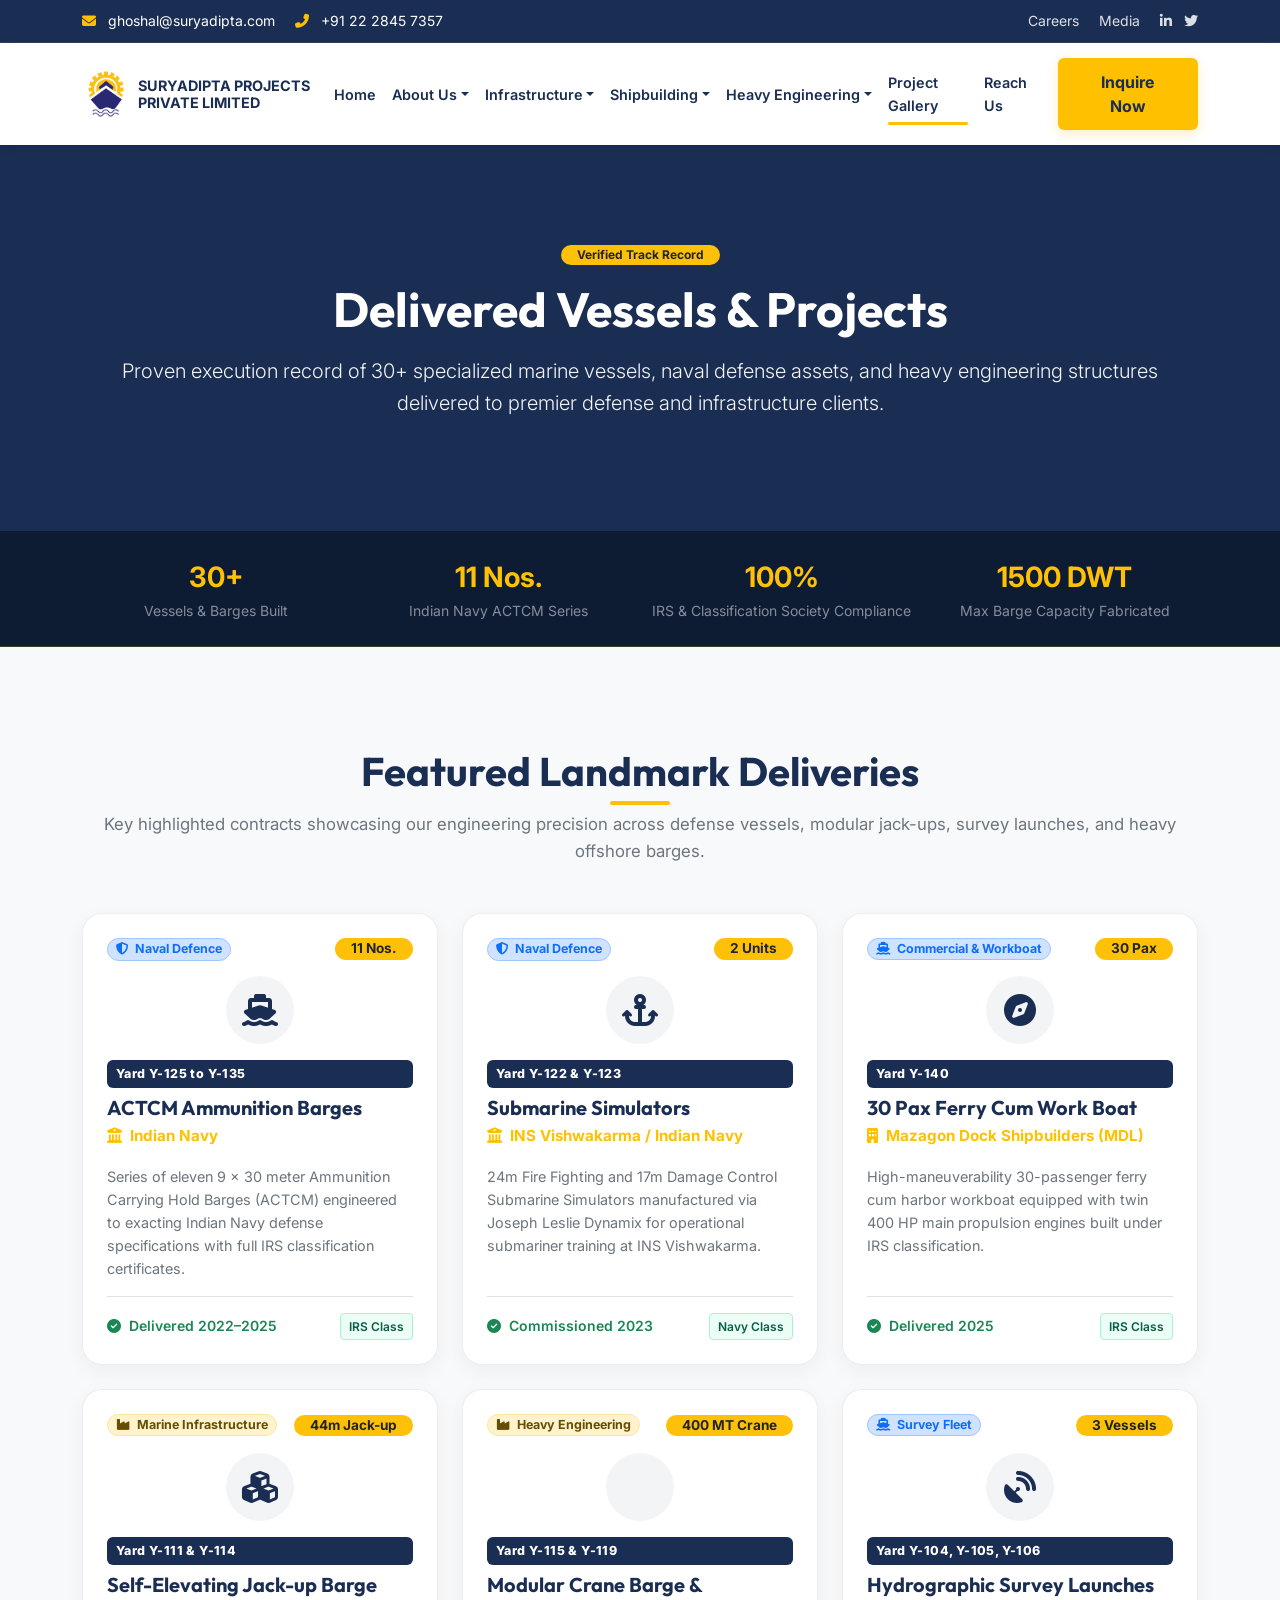
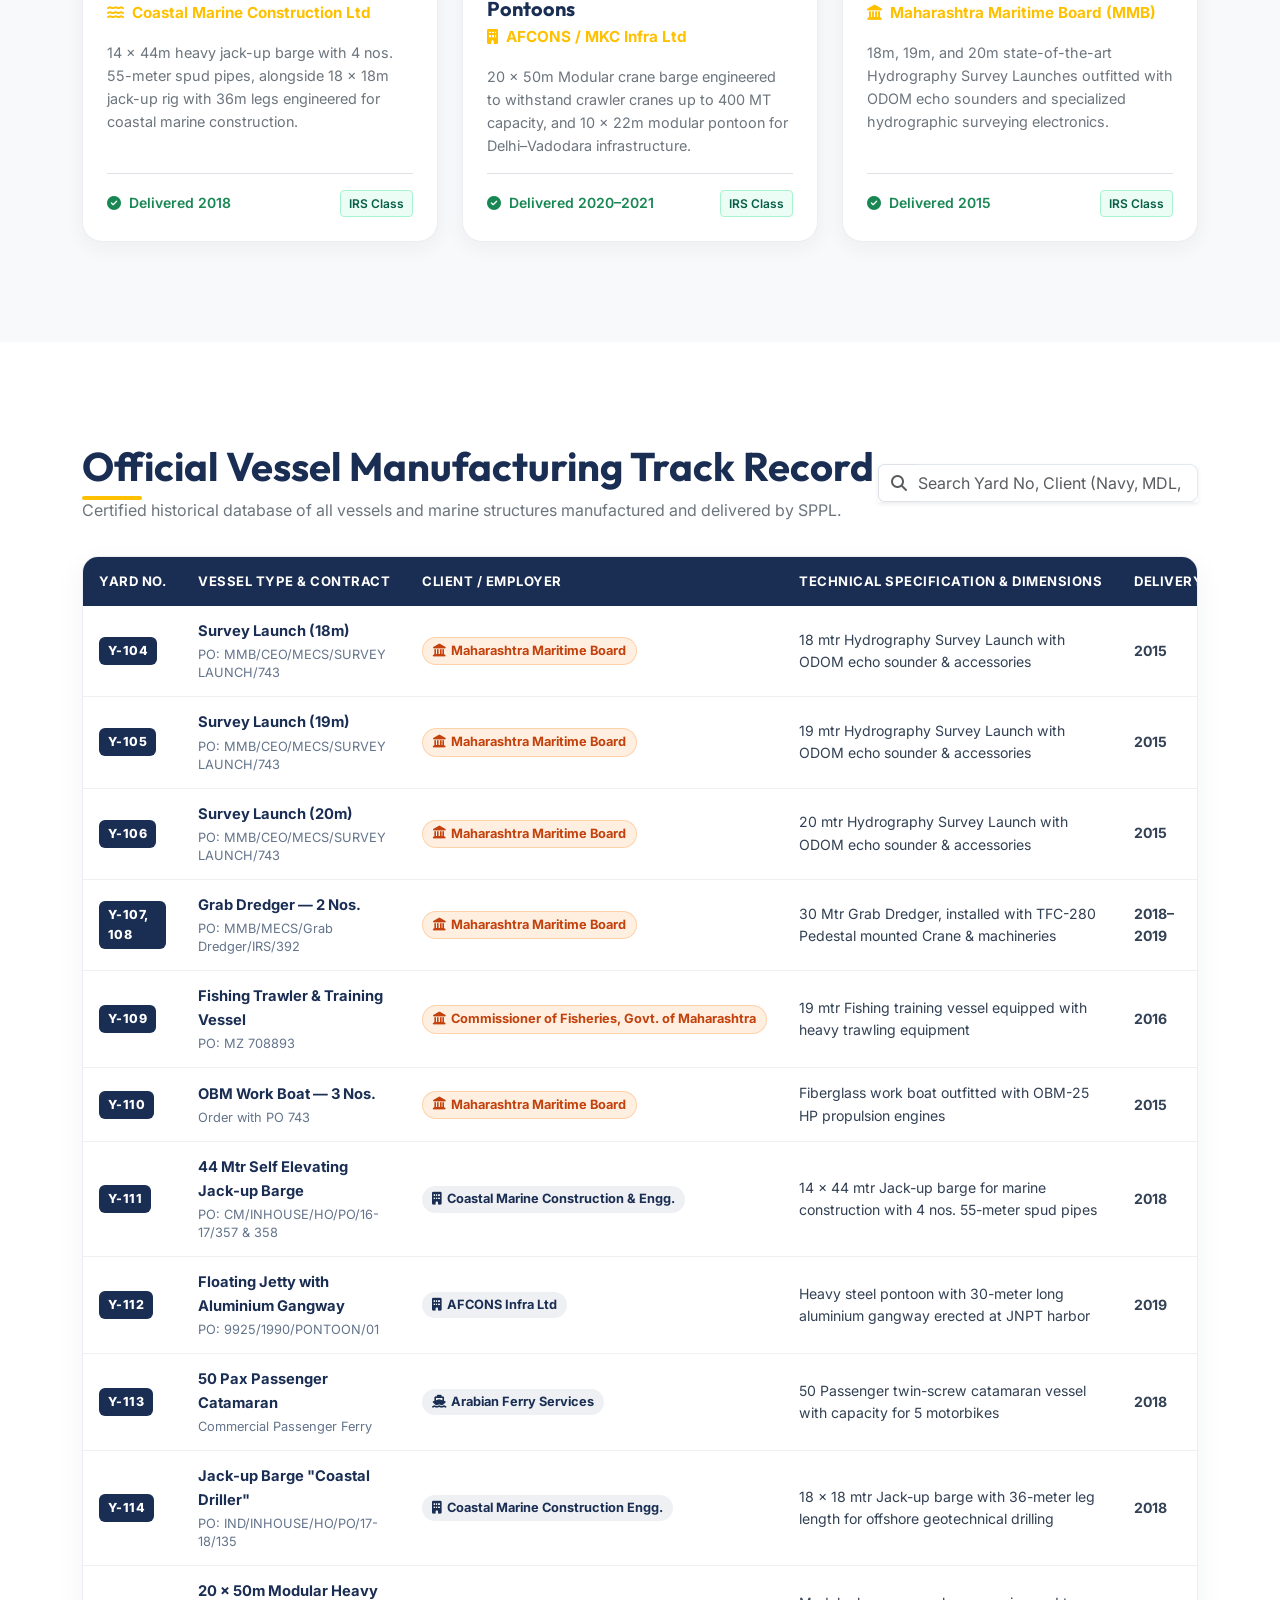
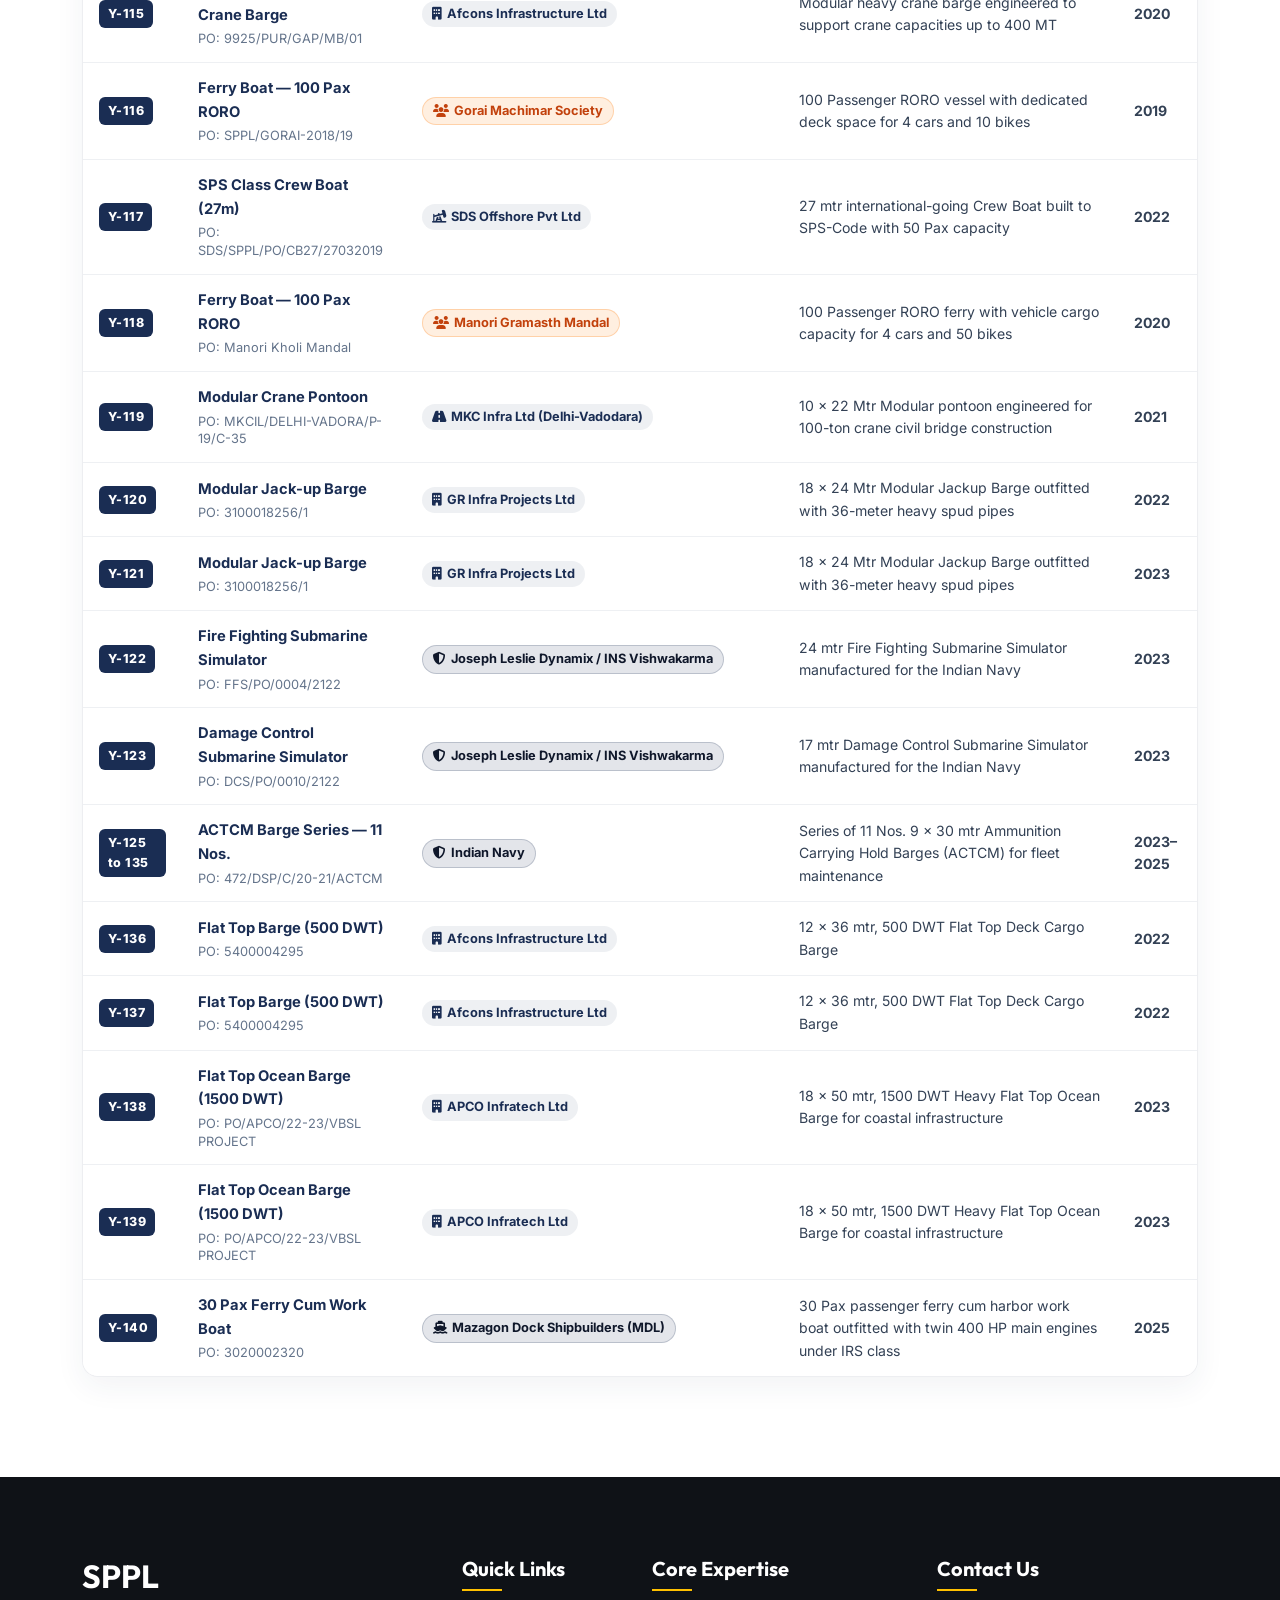
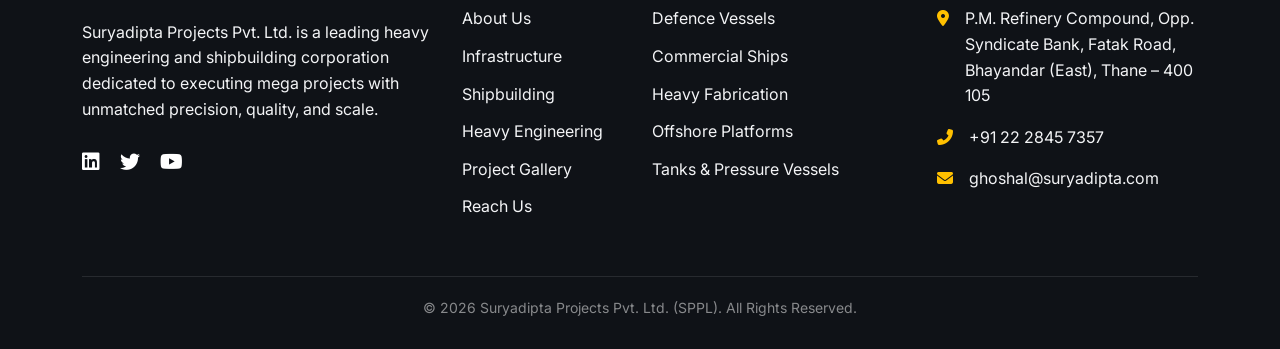
<file: projects.html>
<!DOCTYPE html>
<html lang="en">

<head>
    <meta charset="UTF-8">
    <meta name="viewport" content="width=device-width, initial-scale=1.0">
    <meta name="description"
        content="SPPL Projects Portfolio - Explore our mega-projects across Defence, Marine, and Infrastructure sectors.">
    <title>Project Gallery | SPPL</title>

    <link rel="preconnect" href="https://fonts.googleapis.com">
    <link rel="preconnect" href="https://fonts.gstatic.com" crossorigin>
    <link
        href="https://fonts.googleapis.com/css2?family=Inter:wght@300;400;500;600;700&family=Outfit:wght@400;500;600;700;800&display=swap"
        rel="stylesheet">
    <link href="https://cdn.jsdelivr.net/npm/bootstrap@5.3.2/dist/css/bootstrap.min.css" rel="stylesheet">
    <link rel="stylesheet" href="https://cdnjs.cloudflare.com/ajax/libs/font-awesome/6.4.2/css/all.min.css">
    <link href="https://unpkg.com/aos@2.3.1/dist/aos.css" rel="stylesheet">
    <link rel="stylesheet" href="css/style.css">
</head>

<body>

    <!-- Topbar -->
    <div class="header-top d-none d-lg-block">
        <div class="container">
            <div class="row align-items-center">
                <div class="col-md-6">
                    <span class="me-3"><i class="fas fa-envelope text-orange me-2"></i> ghoshal@suryadipta.com</span>
                    <span><i class="fas fa-phone-alt text-orange me-2"></i> +91 22 2845 7357</span>
                </div>
                <div class="col-md-6 text-end">
                    <a href="careers.html" class="me-3">Careers</a>
                    <a href="media.html" class="me-3">Media</a>
                    <a href="https://www.linkedin.com/in/shyamashish-ghoshal-4084222a" target="_blank" rel="noopener noreferrer" aria-label="LinkedIn"><i class="fab fa-linkedin-in"></i></a>
                    <a href="https://x.com/SPPL_1998" target="_blank" rel="noopener noreferrer" class="ms-2" aria-label="Twitter / X"><i class="fab fa-twitter"></i></a>
                </div>
            </div>
        </div>
    </div>
    <!-- Navigation -->
    <nav class="navbar navbar-expand-xl navbar-light sticky-top">
        <div class="container">
            <a class="navbar-brand d-flex align-items-center" href="index.html">
                <img src="images/logo/logo.webp" alt="SPPL Logo" height="40" class="me-2">
                <span class="navbar-brand-text">
                    <span class="d-block">Suryadipta Projects</span>
                    <span class="d-block">Private Limited</span>
                </span>
            </a>
            <button class="navbar-toggler" type="button" data-bs-toggle="collapse" data-bs-target="#navbarNav"
                aria-controls="navbarNav" aria-expanded="false" aria-label="Toggle navigation">
                <span class="navbar-toggler-icon"></span>
            </button>
            <div class="collapse navbar-collapse" id="navbarNav">
                <ul class="navbar-nav ms-auto mb-2 mb-lg-0 align-items-xl-center">
                    <li class="nav-item"><a class="nav-link " href="index.html">Home</a></li>

                    <!-- Corporate -->
                    <li class="nav-item dropdown">
                        <a class="nav-link dropdown-toggle " href="about.html" id="aboutDropdown" role="button"
                            data-bs-toggle="dropdown" aria-expanded="false">About Us</a>
                        <ul class="dropdown-menu" aria-labelledby="aboutDropdown">
                            <li><a class="dropdown-item dropdown-overview" href="about.html"><i
                                        class="fas fa-building me-2"></i>About Overview</a></li>
                            <li>
                                <hr class="dropdown-divider my-1">
                            </li>
                            <li><a class="dropdown-item" href="about.html#director-profile">Director Profile</a></li>
                            <li><a class="dropdown-item" href="about.html#sppl-journey">SPPL Journey</a></li>
                            <li><a class="dropdown-item" href="about.html#order-book">Current Order Book</a></li>
                            <li>
                                <hr class="dropdown-divider my-1">
                            </li>
                            <li><a class="dropdown-item" href="quality.html">Quality & Safety</a></li>
                            <li><a class="dropdown-item" href="media.html">Media Room</a></li>
                            <li><a class="dropdown-item" href="careers.html">Careers</a></li>
                        </ul>
                    </li>

                    <!-- Infrastructure -->
                    <li class="nav-item dropdown">
                        <a class="nav-link dropdown-toggle " href="infrastructure.html" id="infraDropdown" role="button"
                            data-bs-toggle="dropdown" aria-expanded="false">Infrastructure</a>
                        <ul class="dropdown-menu" aria-labelledby="infraDropdown">
                            <li><a class="dropdown-item dropdown-overview" href="infrastructure.html"><i
                                        class="fas fa-industry me-2"></i>Infra Overview</a></li>
                            <li>
                                <hr class="dropdown-divider my-1">
                            </li>
                            <li><a class="dropdown-item" href="infrastructure.html#shipyard">Shipyard</a></li>
                            <li><a class="dropdown-item" href="infrastructure.html#heavy-fabrication-yard">Heavy
                                    Fabrication Yard</a></li>
                        </ul>
                    </li>

                    <!-- Shipbuilding -->
                    <li class="nav-item dropdown">
                        <a class="nav-link dropdown-toggle " href="shipbuilding.html" id="shipbuildingDropdown"
                            role="button" data-bs-toggle="dropdown" aria-expanded="false">Shipbuilding</a>
                        <ul class="dropdown-menu" aria-labelledby="shipbuildingDropdown">
                            <li><a class="dropdown-item dropdown-overview" href="shipbuilding.html"><i
                                        class="fas fa-ship me-2"></i>Shipbuilding Overview</a></li>
                            <li>
                                <hr class="dropdown-divider my-1">
                            </li>
                            <li><a class="dropdown-item" href="shipbuilding.html#defence">Defence Vessels</a></li>
                            <li><a class="dropdown-item" href="shipbuilding.html#commercial">Commercial Vessels</a></li>
                        </ul>
                    </li>

                    <!-- Heavy Engineering -->
                    <li class="nav-item dropdown">
                        <a class="nav-link dropdown-toggle " href="heavy-engineering.html" id="heavyEngDropdown"
                            role="button" data-bs-toggle="dropdown" aria-expanded="false">Heavy Engineering</a>
                        <ul class="dropdown-menu" aria-labelledby="heavyEngDropdown">
                            <li><a class="dropdown-item dropdown-overview" href="heavy-engineering.html"><i
                                        class="fas fa-cogs me-2"></i>Heavy Eng. Overview</a></li>
                            <li>
                                <hr class="dropdown-divider my-1">
                            </li>
                            <li><a class="dropdown-item" href="heavy-engineering.html#heavy-fabrication">Heavy
                                    Fabrication</a></li>
                            <li><a class="dropdown-item" href="heavy-engineering.html#offshore-fabrication">Offshore
                                    Fabrication</a></li>
                            <li><a class="dropdown-item" href="heavy-engineering.html#tanks-vessels">Tanks &amp;
                                    Vessels</a></li>
                        </ul>
                    </li>

                    <li class="nav-item"><a class="nav-link active" href="projects.html">Project Gallery</a></li>
                    <li class="nav-item"><a class="nav-link " href="contact.html">Reach Us</a></li>
                </ul>
                <a href="contact.html" class="btn btn-primary-custom ms-xl-3 d-none d-xl-inline-flex">Inquire Now</a>
                <div class="mobile-inquire-btn">
                    <a href="contact.html" class="btn btn-primary-custom w-100">Inquire Now <i
                            class="fas fa-arrow-right ms-2"></i></a>
                </div>
            </div>
        </div>
    </nav>

    <!-- Page Header -->
    <section class="page-header bg-navy text-white text-center py-5" style="background-color: var(--c-navy-blue);">
        <div class="container py-5">
            <span class="badge bg-warning text-dark fw-bold px-3 py-1 mb-3 rounded-pill">Verified Track Record</span>
            <h1 class="display-4 fw-bold text-white">Delivered Vessels &amp; Projects</h1>
            <p class="lead max-w-700 mx-auto" style="color: var(--c-steel-grey-light);">
                Proven execution record of 30+ specialized marine vessels, naval defense assets, and heavy engineering structures delivered to premier defense and infrastructure clients.
            </p>
        </div>
    </section>

    <!-- Key Manufacturing Metrics Strip -->
    <section class="py-4" style="background-color: #0d1b33; border-bottom: 1px solid rgba(255, 192, 0, 0.2);">
        <div class="container">
            <div class="row text-center g-3 text-white">
                <div class="col-md-3 col-6">
                    <div class="fw-bold fs-3 text-warning">30+</div>
                    <div class="small text-white-50">Vessels &amp; Barges Built</div>
                </div>
                <div class="col-md-3 col-6">
                    <div class="fw-bold fs-3 text-warning">11 Nos.</div>
                    <div class="small text-white-50">Indian Navy ACTCM Series</div>
                </div>
                <div class="col-md-3 col-6">
                    <div class="fw-bold fs-3 text-warning">100%</div>
                    <div class="small text-white-50">IRS &amp; Classification Society Compliance</div>
                </div>
                <div class="col-md-3 col-6">
                    <div class="fw-bold fs-3 text-warning">1500 DWT</div>
                    <div class="small text-white-50">Max Barge Capacity Fabricated</div>
                </div>
            </div>
        </div>
    </section>

    <!-- Section 1: Featured Flagship Deliveries -->
    <section class="section-padding bg-light">
        <div class="container">
            <div class="text-center mb-5" data-aos="fade-up">
                <h2 class="section-title mb-3">Featured Landmark Deliveries</h2>
                <p class="text-secondary max-w-700 mx-auto" style="font-size: 1.05rem;">
                    Key highlighted contracts showcasing our engineering precision across defense vessels, modular jack-ups, survey launches, and heavy offshore barges.
                </p>
            </div>

            <div class="row g-4">
                <!-- Card 1: Indian Navy ACTCM Barges -->
                <div class="col-lg-4 col-md-6" data-aos="fade-up">
                    <div class="order-simple-card h-100 p-4">
                        <div class="d-flex justify-content-between align-items-center mb-2">
                            <span class="badge bg-primary-subtle text-primary border border-primary-subtle px-2 py-1 rounded-pill" style="font-size: 0.78rem;">
                                <i class="fas fa-shield-alt me-1"></i> Naval Defence
                            </span>
                            <span class="badge bg-warning text-dark fw-bold px-3 py-1 rounded-pill" style="font-size: 0.85rem;">11 Nos.</span>
                        </div>
                        <div class="order-icon-wrap">
                            <i class="fas fa-ship fa-2x"></i>
                        </div>
                        <span class="yard-badge mb-2 d-inline-block">Yard Y-125 to Y-135</span>
                        <h4 class="fw-bold text-navy mb-1" style="font-size: 1.25rem;">ACTCM Ammunition Barges</h4>
                        <div class="text-orange fw-bold mb-3" style="font-size: 0.95rem;">
                            <i class="fas fa-building-columns me-1"></i> Indian Navy
                        </div>
                        <p class="text-secondary mb-3" style="font-size: 0.9rem; line-height: 1.6;">
                            Series of eleven 9 × 30 meter Ammunition Carrying Hold Barges (ACTCM) engineered to exacting Indian Navy defense specifications with full IRS classification certificates.
                        </p>
                        <div class="mt-auto pt-3 border-top d-flex justify-content-between align-items-center text-muted small">
                            <span class="text-success fw-semibold"><i class="fas fa-check-circle me-1"></i> Delivered 2022–2025</span>
                            <span class="class-badge irs">IRS Class</span>
                        </div>
                    </div>
                </div>

                <!-- Card 2: Submarine Simulators -->
                <div class="col-lg-4 col-md-6" data-aos="fade-up" data-aos-delay="50">
                    <div class="order-simple-card h-100 p-4">
                        <div class="d-flex justify-content-between align-items-center mb-2">
                            <span class="badge bg-primary-subtle text-primary border border-primary-subtle px-2 py-1 rounded-pill" style="font-size: 0.78rem;">
                                <i class="fas fa-shield-alt me-1"></i> Naval Defence
                            </span>
                            <span class="badge bg-warning text-dark fw-bold px-3 py-1 rounded-pill" style="font-size: 0.85rem;">2 Units</span>
                        </div>
                        <div class="order-icon-wrap">
                            <i class="fas fa-anchor fa-2x"></i>
                        </div>
                        <span class="yard-badge mb-2 d-inline-block">Yard Y-122 &amp; Y-123</span>
                        <h4 class="fw-bold text-navy mb-1" style="font-size: 1.25rem;">Submarine Simulators</h4>
                        <div class="text-orange fw-bold mb-3" style="font-size: 0.95rem;">
                            <i class="fas fa-building-columns me-1"></i> INS Vishwakarma / Indian Navy
                        </div>
                        <p class="text-secondary mb-3" style="font-size: 0.9rem; line-height: 1.6;">
                            24m Fire Fighting and 17m Damage Control Submarine Simulators manufactured via Joseph Leslie Dynamix for operational submariner training at INS Vishwakarma.
                        </p>
                        <div class="mt-auto pt-3 border-top d-flex justify-content-between align-items-center text-muted small">
                            <span class="text-success fw-semibold"><i class="fas fa-check-circle me-1"></i> Commissioned 2023</span>
                            <span class="class-badge irs">Navy Class</span>
                        </div>
                    </div>
                </div>

                <!-- Card 3: Mazagon Dock 30 Pax Work Boat -->
                <div class="col-lg-4 col-md-6" data-aos="fade-up" data-aos-delay="100">
                    <div class="order-simple-card h-100 p-4">
                        <div class="d-flex justify-content-between align-items-center mb-2">
                            <span class="badge bg-primary-subtle text-primary border border-primary-subtle px-2 py-1 rounded-pill" style="font-size: 0.78rem;">
                                <i class="fas fa-ship me-1"></i> Commercial &amp; Workboat
                            </span>
                            <span class="badge bg-warning text-dark fw-bold px-3 py-1 rounded-pill" style="font-size: 0.85rem;">30 Pax</span>
                        </div>
                        <div class="order-icon-wrap">
                            <i class="fas fa-compass fa-2x"></i>
                        </div>
                        <span class="yard-badge mb-2 d-inline-block">Yard Y-140</span>
                        <h4 class="fw-bold text-navy mb-1" style="font-size: 1.25rem;">30 Pax Ferry Cum Work Boat</h4>
                        <div class="text-orange fw-bold mb-3" style="font-size: 0.95rem;">
                            <i class="fas fa-building me-1"></i> Mazagon Dock Shipbuilders (MDL)
                        </div>
                        <p class="text-secondary mb-3" style="font-size: 0.9rem; line-height: 1.6;">
                            High-maneuverability 30-passenger ferry cum harbor workboat equipped with twin 400 HP main propulsion engines built under IRS classification.
                        </p>
                        <div class="mt-auto pt-3 border-top d-flex justify-content-between align-items-center text-muted small">
                            <span class="text-success fw-semibold"><i class="fas fa-check-circle me-1"></i> Delivered 2025</span>
                            <span class="class-badge irs">IRS Class</span>
                        </div>
                    </div>
                </div>

                <!-- Card 4: 44m Self-Elevating Jack-up Barge -->
                <div class="col-lg-4 col-md-6" data-aos="fade-up">
                    <div class="order-simple-card h-100 p-4">
                        <div class="d-flex justify-content-between align-items-center mb-2">
                            <span class="badge bg-warning-subtle text-warning-emphasis border border-warning-subtle px-2 py-1 rounded-pill" style="font-size: 0.78rem;">
                                <i class="fas fa-industry me-1"></i> Marine Infrastructure
                            </span>
                            <span class="badge bg-warning text-dark fw-bold px-3 py-1 rounded-pill" style="font-size: 0.85rem;">44m Jack-up</span>
                        </div>
                        <div class="order-icon-wrap">
                            <i class="fas fa-cubes fa-2x"></i>
                        </div>
                        <span class="yard-badge mb-2 d-inline-block">Yard Y-111 &amp; Y-114</span>
                        <h4 class="fw-bold text-navy mb-1" style="font-size: 1.25rem;">Self-Elevating Jack-up Barge</h4>
                        <div class="text-orange fw-bold mb-3" style="font-size: 0.95rem;">
                            <i class="fas fa-water me-1"></i> Coastal Marine Construction Ltd
                        </div>
                        <p class="text-secondary mb-3" style="font-size: 0.9rem; line-height: 1.6;">
                            14 × 44m heavy jack-up barge with 4 nos. 55-meter spud pipes, alongside 18 × 18m jack-up rig with 36m legs engineered for coastal marine construction.
                        </p>
                        <div class="mt-auto pt-3 border-top d-flex justify-content-between align-items-center text-muted small">
                            <span class="text-success fw-semibold"><i class="fas fa-check-circle me-1"></i> Delivered 2018</span>
                            <span class="class-badge irs">IRS Class</span>
                        </div>
                    </div>
                </div>

                <!-- Card 5: Afcons 400 MT Modular Crane Barge -->
                <div class="col-lg-4 col-md-6" data-aos="fade-up" data-aos-delay="50">
                    <div class="order-simple-card h-100 p-4">
                        <div class="d-flex justify-content-between align-items-center mb-2">
                            <span class="badge bg-warning-subtle text-warning-emphasis border border-warning-subtle px-2 py-1 rounded-pill" style="font-size: 0.78rem;">
                                <i class="fas fa-industry me-1"></i> Heavy Engineering
                            </span>
                            <span class="badge bg-warning text-dark fw-bold px-3 py-1 rounded-pill" style="font-size: 0.85rem;">400 MT Crane</span>
                        </div>
                        <div class="order-icon-wrap">
                            <i class="fas fa-crane fa-2x"></i>
                        </div>
                        <span class="yard-badge mb-2 d-inline-block">Yard Y-115 &amp; Y-119</span>
                        <h4 class="fw-bold text-navy mb-1" style="font-size: 1.25rem;">Modular Crane Barge &amp; Pontoons</h4>
                        <div class="text-orange fw-bold mb-3" style="font-size: 0.95rem;">
                            <i class="fas fa-building me-1"></i> AFCONS / MKC Infra Ltd
                        </div>
                        <p class="text-secondary mb-3" style="font-size: 0.9rem; line-height: 1.6;">
                            20 × 50m Modular crane barge engineered to withstand crawler cranes up to 400 MT capacity, and 10 × 22m modular pontoon for Delhi–Vadodara infrastructure.
                        </p>
                        <div class="mt-auto pt-3 border-top d-flex justify-content-between align-items-center text-muted small">
                            <span class="text-success fw-semibold"><i class="fas fa-check-circle me-1"></i> Delivered 2020–2021</span>
                            <span class="class-badge irs">IRS Class</span>
                        </div>
                    </div>
                </div>

                <!-- Card 6: Hydrographic Survey Launches -->
                <div class="col-lg-4 col-md-6" data-aos="fade-up" data-aos-delay="100">
                    <div class="order-simple-card h-100 p-4">
                        <div class="d-flex justify-content-between align-items-center mb-2">
                            <span class="badge bg-primary-subtle text-primary border border-primary-subtle px-2 py-1 rounded-pill" style="font-size: 0.78rem;">
                                <i class="fas fa-ship me-1"></i> Survey Fleet
                            </span>
                            <span class="badge bg-warning text-dark fw-bold px-3 py-1 rounded-pill" style="font-size: 0.85rem;">3 Vessels</span>
                        </div>
                        <div class="order-icon-wrap">
                            <i class="fas fa-satellite-dish fa-2x"></i>
                        </div>
                        <span class="yard-badge mb-2 d-inline-block">Yard Y-104, Y-105, Y-106</span>
                        <h4 class="fw-bold text-navy mb-1" style="font-size: 1.25rem;">Hydrographic Survey Launches</h4>
                        <div class="text-orange fw-bold mb-3" style="font-size: 0.95rem;">
                            <i class="fas fa-landmark me-1"></i> Maharashtra Maritime Board (MMB)
                        </div>
                        <p class="text-secondary mb-3" style="font-size: 0.9rem; line-height: 1.6;">
                            18m, 19m, and 20m state-of-the-art Hydrography Survey Launches outfitted with ODOM echo sounders and specialized hydrographic surveying electronics.
                        </p>
                        <div class="mt-auto pt-3 border-top d-flex justify-content-between align-items-center text-muted small">
                            <span class="text-success fw-semibold"><i class="fas fa-check-circle me-1"></i> Delivered 2015</span>
                            <span class="class-badge irs">IRS Class</span>
                        </div>
                    </div>
                </div>
            </div>
        </div>
    </section>

    <!-- Section 2: Complete Official Manufacturing Track Record Table -->
    <section class="section-padding bg-white" id="vessel-database">
        <div class="container">
            <div class="d-flex flex-column flex-lg-row justify-content-between align-items-lg-center mb-4" data-aos="fade-up">
                <div>
                    <h2 class="section-title mb-2">Official Vessel Manufacturing Track Record</h2>
                    <p class="text-secondary mb-0">Certified historical database of all vessels and marine structures manufactured and delivered by SPPL.</p>
                </div>
                <!-- Live Search Box -->
                <div class="mt-3 mt-lg-0" style="min-width: 320px;">
                    <div class="input-group shadow-sm">
                        <span class="input-group-text bg-white border-end-0 text-muted"><i class="fas fa-search"></i></span>
                        <input type="text" id="vesselSearchInput" class="form-control border-start-0 ps-0" placeholder="Search Yard No, Client (Navy, MDL, Afcons), Type...">
                    </div>
                </div>
            </div>

            <!-- Table Container -->
            <div class="track-record-card" data-aos="fade-up">
                <div class="track-record-table-wrap">
                    <table class="table track-record-table" id="vesselTrackRecordTable">
                        <thead>
                            <tr>
                                <th>Yard No.</th>
                                <th>Vessel Type &amp; Contract</th>
                                <th>Client / Employer</th>
                                <th>Technical Specification &amp; Dimensions</th>
                                <th>Delivery</th>
                                <th>Class / Certificate</th>
                            </tr>
                        </thead>
                        <tbody>
                            <!-- Y-104 -->
                            <tr>
                                <td><span class="yard-badge">Y-104</span></td>
                                <td>
                                    <div class="vessel-type-title">Survey Launch (18m)</div>
                                    <div class="vessel-spec-sub">PO: MMB/CEO/MECS/SURVEY LAUNCH/743</div>
                                </td>
                                <td><span class="client-tag-badge gov-client"><i class="fas fa-landmark"></i> Maharashtra Maritime Board</span></td>
                                <td>18 mtr Hydrography Survey Launch with ODOM echo sounder &amp; accessories</td>
                                <td><strong>2015</strong></td>
                                <td><span class="class-badge irs"><i class="fas fa-certificate"></i> IRS (BOM15N006-)</span></td>
                            </tr>
                            <!-- Y-105 -->
                            <tr>
                                <td><span class="yard-badge">Y-105</span></td>
                                <td>
                                    <div class="vessel-type-title">Survey Launch (19m)</div>
                                    <div class="vessel-spec-sub">PO: MMB/CEO/MECS/SURVEY LAUNCH/743</div>
                                </td>
                                <td><span class="client-tag-badge gov-client"><i class="fas fa-landmark"></i> Maharashtra Maritime Board</span></td>
                                <td>19 mtr Hydrography Survey Launch with ODOM echo sounder &amp; accessories</td>
                                <td><strong>2015</strong></td>
                                <td><span class="class-badge irs"><i class="fas fa-certificate"></i> IRS (BOM15N007-)</span></td>
                            </tr>
                            <!-- Y-106 -->
                            <tr>
                                <td><span class="yard-badge">Y-106</span></td>
                                <td>
                                    <div class="vessel-type-title">Survey Launch (20m)</div>
                                    <div class="vessel-spec-sub">PO: MMB/CEO/MECS/SURVEY LAUNCH/743</div>
                                </td>
                                <td><span class="client-tag-badge gov-client"><i class="fas fa-landmark"></i> Maharashtra Maritime Board</span></td>
                                <td>20 mtr Hydrography Survey Launch with ODOM echo sounder &amp; accessories</td>
                                <td><strong>2015</strong></td>
                                <td><span class="class-badge irs"><i class="fas fa-certificate"></i> IRS (IR NO: 46547)</span></td>
                            </tr>
                            <!-- Y-107, 108 -->
                            <tr>
                                <td><span class="yard-badge">Y-107, 108</span></td>
                                <td>
                                    <div class="vessel-type-title">Grab Dredger — 2 Nos.</div>
                                    <div class="vessel-spec-sub">PO: MMB/MECS/Grab Dredger/IRS/392</div>
                                </td>
                                <td><span class="client-tag-badge gov-client"><i class="fas fa-landmark"></i> Maharashtra Maritime Board</span></td>
                                <td>30 Mtr Grab Dredger, installed with TFC-280 Pedestal mounted Crane &amp; machineries</td>
                                <td><strong>2018–2019</strong></td>
                                <td><span class="class-badge irs"><i class="fas fa-certificate"></i> IRS (18236 &amp; BOM19N001)</span></td>
                            </tr>
                            <!-- Y-109 -->
                            <tr>
                                <td><span class="yard-badge">Y-109</span></td>
                                <td>
                                    <div class="vessel-type-title">Fishing Trawler &amp; Training Vessel</div>
                                    <div class="vessel-spec-sub">PO: MZ 708893</div>
                                </td>
                                <td><span class="client-tag-badge gov-client"><i class="fas fa-landmark"></i> Commissioner of Fisheries, Govt. of Maharashtra</span></td>
                                <td>19 mtr Fishing training vessel equipped with heavy trawling equipment</td>
                                <td><strong>2016</strong></td>
                                <td><span class="class-badge"><i class="fas fa-check"></i> CIFT Certified</span></td>
                            </tr>
                            <!-- Y-110 -->
                            <tr>
                                <td><span class="yard-badge">Y-110</span></td>
                                <td>
                                    <div class="vessel-type-title">OBM Work Boat — 3 Nos.</div>
                                    <div class="vessel-spec-sub">Order with PO 743</div>
                                </td>
                                <td><span class="client-tag-badge gov-client"><i class="fas fa-landmark"></i> Maharashtra Maritime Board</span></td>
                                <td>Fiberglass work boat outfitted with OBM-25 HP propulsion engines</td>
                                <td><strong>2015</strong></td>
                                <td><span class="class-badge"><i class="fas fa-check"></i> MMB Certified</span></td>
                            </tr>
                            <!-- Y-111 -->
                            <tr>
                                <td><span class="yard-badge">Y-111</span></td>
                                <td>
                                    <div class="vessel-type-title">44 Mtr Self Elevating Jack-up Barge</div>
                                    <div class="vessel-spec-sub">PO: CM/INHOUSE/HO/PO/16-17/357 &amp; 358</div>
                                </td>
                                <td><span class="client-tag-badge"><i class="fas fa-building"></i> Coastal Marine Construction &amp; Engg.</span></td>
                                <td>14 × 44 mtr Jack-up barge for marine construction with 4 nos. 55-meter spud pipes</td>
                                <td><strong>2018</strong></td>
                                <td><span class="class-badge irs"><i class="fas fa-certificate"></i> IRS Class Certified</span></td>
                            </tr>
                            <!-- Y-112 -->
                            <tr>
                                <td><span class="yard-badge">Y-112</span></td>
                                <td>
                                    <div class="vessel-type-title">Floating Jetty with Aluminium Gangway</div>
                                    <div class="vessel-spec-sub">PO: 9925/1990/PONTOON/01</div>
                                </td>
                                <td><span class="client-tag-badge"><i class="fas fa-building"></i> AFCONS Infra Ltd</span></td>
                                <td>Heavy steel pontoon with 30-meter long aluminium gangway erected at JNPT harbor</td>
                                <td><strong>2019</strong></td>
                                <td><span class="class-badge irs"><i class="fas fa-certificate"></i> IR NO: 63469</span></td>
                            </tr>
                            <!-- Y-113 -->
                            <tr>
                                <td><span class="yard-badge">Y-113</span></td>
                                <td>
                                    <div class="vessel-type-title">50 Pax Passenger Catamaran</div>
                                    <div class="vessel-spec-sub">Commercial Passenger Ferry</div>
                                </td>
                                <td><span class="client-tag-badge"><i class="fas fa-ship"></i> Arabian Ferry Services</span></td>
                                <td>50 Passenger twin-screw catamaran vessel with capacity for 5 motorbikes</td>
                                <td><strong>2018</strong></td>
                                <td><span class="class-badge"><i class="fas fa-check"></i> Passenger Code</span></td>
                            </tr>
                            <!-- Y-114 -->
                            <tr>
                                <td><span class="yard-badge">Y-114</span></td>
                                <td>
                                    <div class="vessel-type-title">Jack-up Barge "Coastal Driller"</div>
                                    <div class="vessel-spec-sub">PO: IND/INHOUSE/HO/PO/17-18/135</div>
                                </td>
                                <td><span class="client-tag-badge"><i class="fas fa-building"></i> Coastal Marine Construction Engg.</span></td>
                                <td>18 × 18 mtr Jack-up barge with 36-meter leg length for offshore geotechnical drilling</td>
                                <td><strong>2018</strong></td>
                                <td><span class="class-badge irs"><i class="fas fa-certificate"></i> IR NO: 61309 (IRS)</span></td>
                            </tr>
                            <!-- Y-115 -->
                            <tr>
                                <td><span class="yard-badge">Y-115</span></td>
                                <td>
                                    <div class="vessel-type-title">20 × 50m Modular Heavy Crane Barge</div>
                                    <div class="vessel-spec-sub">PO: 9925/PUR/GAP/MB/01</div>
                                </td>
                                <td><span class="client-tag-badge"><i class="fas fa-building"></i> Afcons Infrastructure Ltd</span></td>
                                <td>Modular heavy crane barge engineered to support crane capacities up to 400 MT</td>
                                <td><strong>2020</strong></td>
                                <td><span class="class-badge irs"><i class="fas fa-certificate"></i> BOM20N002 (IRS)</span></td>
                            </tr>
                            <!-- Y-116 -->
                            <tr>
                                <td><span class="yard-badge">Y-116</span></td>
                                <td>
                                    <div class="vessel-type-title">Ferry Boat — 100 Pax RORO</div>
                                    <div class="vessel-spec-sub">PO: SPPL/GORAI-2018/19</div>
                                </td>
                                <td><span class="client-tag-badge gov-client"><i class="fas fa-users"></i> Gorai Machimar Society</span></td>
                                <td>100 Passenger RORO vessel with dedicated deck space for 4 cars and 10 bikes</td>
                                <td><strong>2019</strong></td>
                                <td><span class="class-badge"><i class="fas fa-certificate"></i> MMB Reg: BDR-IV-02218</span></td>
                            </tr>
                            <!-- Y-117 -->
                            <tr>
                                <td><span class="yard-badge">Y-117</span></td>
                                <td>
                                    <div class="vessel-type-title">SPS Class Crew Boat (27m)</div>
                                    <div class="vessel-spec-sub">PO: SDS/SPPL/PO/CB27/27032019</div>
                                </td>
                                <td><span class="client-tag-badge"><i class="fas fa-oil-well"></i> SDS Offshore Pvt Ltd</span></td>
                                <td>27 mtr international-going Crew Boat built to SPS-Code with 50 Pax capacity</td>
                                <td><strong>2022</strong></td>
                                <td><span class="class-badge irs"><i class="fas fa-certificate"></i> NC/002391/2021100527</span></td>
                            </tr>
                            <!-- Y-118 -->
                            <tr>
                                <td><span class="yard-badge">Y-118</span></td>
                                <td>
                                    <div class="vessel-type-title">Ferry Boat — 100 Pax RORO</div>
                                    <div class="vessel-spec-sub">PO: Manori Kholi Mandal</div>
                                </td>
                                <td><span class="client-tag-badge gov-client"><i class="fas fa-users"></i> Manori Gramasth Mandal</span></td>
                                <td>100 Passenger RORO ferry with vehicle cargo capacity for 4 cars and 50 bikes</td>
                                <td><strong>2020</strong></td>
                                <td><span class="class-badge"><i class="fas fa-certificate"></i> MMB Reg: BND329</span></td>
                            </tr>
                            <!-- Y-119 -->
                            <tr>
                                <td><span class="yard-badge">Y-119</span></td>
                                <td>
                                    <div class="vessel-type-title">Modular Crane Pontoon</div>
                                    <div class="vessel-spec-sub">PO: MKCIL/DELHI-VADORA/P-19/C-35</div>
                                </td>
                                <td><span class="client-tag-badge"><i class="fas fa-road"></i> MKC Infra Ltd (Delhi-Vadodara)</span></td>
                                <td>10 × 22 Mtr Modular pontoon engineered for 100-ton crane civil bridge construction</td>
                                <td><strong>2021</strong></td>
                                <td><span class="class-badge"><i class="fas fa-check"></i> Highway Infra Approved</span></td>
                            </tr>
                            <!-- Y-120 -->
                            <tr>
                                <td><span class="yard-badge">Y-120</span></td>
                                <td>
                                    <div class="vessel-type-title">Modular Jack-up Barge</div>
                                    <div class="vessel-spec-sub">PO: 3100018256/1</div>
                                </td>
                                <td><span class="client-tag-badge"><i class="fas fa-building"></i> GR Infra Projects Ltd</span></td>
                                <td>18 × 24 Mtr Modular Jackup Barge outfitted with 36-meter heavy spud pipes</td>
                                <td><strong>2022</strong></td>
                                <td><span class="class-badge irs"><i class="fas fa-certificate"></i> RAJ020622577410000846</span></td>
                            </tr>
                            <!-- Y-121 -->
                            <tr>
                                <td><span class="yard-badge">Y-121</span></td>
                                <td>
                                    <div class="vessel-type-title">Modular Jack-up Barge</div>
                                    <div class="vessel-spec-sub">PO: 3100018256/1</div>
                                </td>
                                <td><span class="client-tag-badge"><i class="fas fa-building"></i> GR Infra Projects Ltd</span></td>
                                <td>18 × 24 Mtr Modular Jackup Barge outfitted with 36-meter heavy spud pipes</td>
                                <td><strong>2023</strong></td>
                                <td><span class="class-badge irs"><i class="fas fa-certificate"></i> kaj050123577410000022</span></td>
                            </tr>
                            <!-- Y-122 -->
                            <tr>
                                <td><span class="yard-badge">Y-122</span></td>
                                <td>
                                    <div class="vessel-type-title">Fire Fighting Submarine Simulator</div>
                                    <div class="vessel-spec-sub">PO: FFS/PO/0004/2122</div>
                                </td>
                                <td><span class="client-tag-badge navy-client"><i class="fas fa-shield-alt"></i> Joseph Leslie Dynamix / INS Vishwakarma</span></td>
                                <td>24 mtr Fire Fighting Submarine Simulator manufactured for the Indian Navy</td>
                                <td><strong>2023</strong></td>
                                <td><span class="class-badge irs"><i class="fas fa-certificate"></i> VKM23X111 (Navy Cert)</span></td>
                            </tr>
                            <!-- Y-123 -->
                            <tr>
                                <td><span class="yard-badge">Y-123</span></td>
                                <td>
                                    <div class="vessel-type-title">Damage Control Submarine Simulator</div>
                                    <div class="vessel-spec-sub">PO: DCS/PO/0010/2122</div>
                                </td>
                                <td><span class="client-tag-badge navy-client"><i class="fas fa-shield-alt"></i> Joseph Leslie Dynamix / INS Vishwakarma</span></td>
                                <td>17 mtr Damage Control Submarine Simulator manufactured for the Indian Navy</td>
                                <td><strong>2023</strong></td>
                                <td><span class="class-badge irs"><i class="fas fa-certificate"></i> VKM23X115 (Navy Cert)</span></td>
                            </tr>
                            <!-- Y-125 to Y-135: ACTCM Barges -->
                            <tr>
                                <td><span class="yard-badge">Y-125 to 135</span></td>
                                <td>
                                    <div class="vessel-type-title">ACTCM Barge Series — 11 Nos.</div>
                                    <div class="vessel-spec-sub">PO: 472/DSP/C/20-21/ACTCM</div>
                                </td>
                                <td><span class="client-tag-badge navy-client"><i class="fas fa-shield-alt"></i> Indian Navy</span></td>
                                <td>Series of 11 Nos. 9 × 30 mtr Ammunition Carrying Hold Barges (ACTCM) for fleet maintenance</td>
                                <td><strong>2023–2025</strong></td>
                                <td><span class="class-badge irs"><i class="fas fa-certificate"></i> IRS (Multiple BOM Crt.)</span></td>
                            </tr>
                            <!-- Y-136 -->
                            <tr>
                                <td><span class="yard-badge">Y-136</span></td>
                                <td>
                                    <div class="vessel-type-title">Flat Top Barge (500 DWT)</div>
                                    <div class="vessel-spec-sub">PO: 5400004295</div>
                                </td>
                                <td><span class="client-tag-badge"><i class="fas fa-building"></i> Afcons Infrastructure Ltd</span></td>
                                <td>12 × 36 mtr, 500 DWT Flat Top Deck Cargo Barge</td>
                                <td><strong>2022</strong></td>
                                <td><span class="class-badge irs"><i class="fas fa-certificate"></i> SPPL/027/22-23</span></td>
                            </tr>
                            <!-- Y-137 -->
                            <tr>
                                <td><span class="yard-badge">Y-137</span></td>
                                <td>
                                    <div class="vessel-type-title">Flat Top Barge (500 DWT)</div>
                                    <div class="vessel-spec-sub">PO: 5400004295</div>
                                </td>
                                <td><span class="client-tag-badge"><i class="fas fa-building"></i> Afcons Infrastructure Ltd</span></td>
                                <td>12 × 36 mtr, 500 DWT Flat Top Deck Cargo Barge</td>
                                <td><strong>2022</strong></td>
                                <td><span class="class-badge irs"><i class="fas fa-certificate"></i> SPPL/029/22-23</span></td>
                            </tr>
                            <!-- Y-138 -->
                            <tr>
                                <td><span class="yard-badge">Y-138</span></td>
                                <td>
                                    <div class="vessel-type-title">Flat Top Ocean Barge (1500 DWT)</div>
                                    <div class="vessel-spec-sub">PO: PO/APCO/22-23/VBSL PROJECT</div>
                                </td>
                                <td><span class="client-tag-badge"><i class="fas fa-building"></i> APCO Infratech Ltd</span></td>
                                <td>18 × 50 mtr, 1500 DWT Heavy Flat Top Ocean Barge for coastal infrastructure</td>
                                <td><strong>2023</strong></td>
                                <td><span class="class-badge irs"><i class="fas fa-certificate"></i> BOM23N011 (IRS)</span></td>
                            </tr>
                            <!-- Y-139 -->
                            <tr>
                                <td><span class="yard-badge">Y-139</span></td>
                                <td>
                                    <div class="vessel-type-title">Flat Top Ocean Barge (1500 DWT)</div>
                                    <div class="vessel-spec-sub">PO: PO/APCO/22-23/VBSL PROJECT</div>
                                </td>
                                <td><span class="client-tag-badge"><i class="fas fa-building"></i> APCO Infratech Ltd</span></td>
                                <td>18 × 50 mtr, 1500 DWT Heavy Flat Top Ocean Barge for coastal infrastructure</td>
                                <td><strong>2023</strong></td>
                                <td><span class="class-badge irs"><i class="fas fa-certificate"></i> BOM23N033 (IRS)</span></td>
                            </tr>
                            <!-- Y-140 -->
                            <tr>
                                <td><span class="yard-badge">Y-140</span></td>
                                <td>
                                    <div class="vessel-type-title">30 Pax Ferry Cum Work Boat</div>
                                    <div class="vessel-spec-sub">PO: 3020002320</div>
                                </td>
                                <td><span class="client-tag-badge navy-client"><i class="fas fa-ship"></i> Mazagon Dock Shipbuilders (MDL)</span></td>
                                <td>30 Pax passenger ferry cum harbor work boat outfitted with twin 400 HP main engines under IRS class</td>
                                <td><strong>2025</strong></td>
                                <td><span class="class-badge irs"><i class="fas fa-certificate"></i> BOM23N028 (IRS)</span></td>
                            </tr>
                        </tbody>
                    </table>
                </div>
            </div>
        </div>
    </section>

    <!-- Footer -->
    <footer class="footer">
        <div class="container">
            <div class="row g-4">
                <div class="col-lg-4 col-md-6">
                    <h2 class="text-white m-0 mb-4 fw-bold">SPPL</h2>
                    <p style="color: var(--c-steel-grey-light);">Suryadipta Projects Pvt. Ltd. is a leading heavy
                        engineering and shipbuilding corporation dedicated to executing mega projects with unmatched
                        precision, quality, and scale.</p>
                    <div class="mt-4">
                        <a href="https://www.linkedin.com/in/shyamashish-ghoshal-4084222a" target="_blank" rel="noopener noreferrer" class="text-white me-3 fs-5" aria-label="LinkedIn"><i class="fab fa-linkedin"></i></a>
                        <a href="https://x.com/SPPL_1998" target="_blank" rel="noopener noreferrer" class="text-white me-3 fs-5" aria-label="Twitter / X"><i class="fab fa-twitter"></i></a>
                        <a href="#" class="text-white fs-5" aria-label="YouTube"><i class="fab fa-youtube"></i></a>
                    </div>
                </div>

                <div class="col-lg-2 col-md-6">
                    <h4 class="footer-heading">Quick Links</h4>
                    <ul class="footer-links">
                        <li><a href="about.html">About Us</a></li>
                        <li><a href="infrastructure.html">Infrastructure</a></li>
                        <li><a href="shipbuilding.html">Shipbuilding</a></li>
                        <li><a href="heavy-engineering.html">Heavy Engineering</a></li>
                        <li><a href="projects.html">Project Gallery</a></li>
                        <li><a href="contact.html">Reach Us</a></li>
                    </ul>
                </div>

                <div class="col-lg-3 col-md-6">
                    <h4 class="footer-heading">Core Expertise</h4>
                    <ul class="footer-links">
                        <li><a href="shipbuilding.html#defence">Defence Vessels</a></li>
                        <li><a href="shipbuilding.html#commercial">Commercial Ships</a></li>
                        <li><a href="heavy-engineering.html#heavy-fabrication">Heavy Fabrication</a></li>
                        <li><a href="heavy-engineering.html#offshore-fabrication">Offshore Platforms</a></li>
                        <li><a href="heavy-engineering.html#tanks-vessels">Tanks &amp; Pressure Vessels</a></li>
                    </ul>
                </div>

                <div class="col-lg-3 col-md-6">
                    <h4 class="footer-heading">Contact Us</h4>
                    <ul class="footer-links">
                        <li class="d-flex mb-3">
                            <i class="fas fa-map-marker-alt text-orange mt-1 me-3"></i>
                            <span style="color: var(--c-steel-grey-light);">P.M. Refinery Compound, Opp. Syndicate Bank, Fatak Road, Bhayandar (East), Thane &ndash; 400 105</span>

                        </li>
                        <li class="d-flex mb-3">
                            <i class="fas fa-phone-alt text-orange mt-1 me-3"></i>
                            <span style="color: var(--c-steel-grey-light);">+91 22 2845 7357</span>
                        </li>
                        <li class="d-flex mb-3">
                            <i class="fas fa-envelope text-orange mt-1 me-3"></i>
                            <span style="color: var(--c-steel-grey-light);">ghoshal@suryadipta.com</span>
                        </li>
                    </ul>
                </div>
            </div>

            <div class="footer-bottom">
                <p class="mb-0">&copy; 2026 Suryadipta Projects Pvt. Ltd. (SPPL). All Rights Reserved.</p>
            </div>
        </div>
    </footer>

    <!-- Scroll to Top -->
    <div class="scroll-top">
        <i class="fas fa-chevron-up"></i>
    </div>

    <!-- Scripts -->
    <script src="https://cdn.jsdelivr.net/npm/bootstrap@5.3.2/dist/js/bootstrap.bundle.min.js"></script>
    <script src="https://unpkg.com/aos@2.3.1/dist/aos.js"></script>
    <script src="js/main.js"></script>
    <script>
        // Tab styling script to ensure custom colors on active pills
        document.querySelectorAll('.nav-pills .nav-link').forEach(link => {
            link.addEventListener('click', function () {
                document.querySelectorAll('.nav-pills .nav-link').forEach(l => {
                    l.style.backgroundColor = 'transparent';
                    l.style.color = 'var(--c-navy-blue)';
                });
                this.style.backgroundColor = 'var(--c-industrial-orange)';
                this.style.color = 'white';
            });
        });
        // Set initial active state
        const activeTab = document.querySelector('.nav-pills .nav-link.active');
        if (activeTab) {
            activeTab.style.backgroundColor = 'var(--c-industrial-orange)';
            activeTab.style.color = 'white';
        }
    </script>
</body>

</html>
</file>
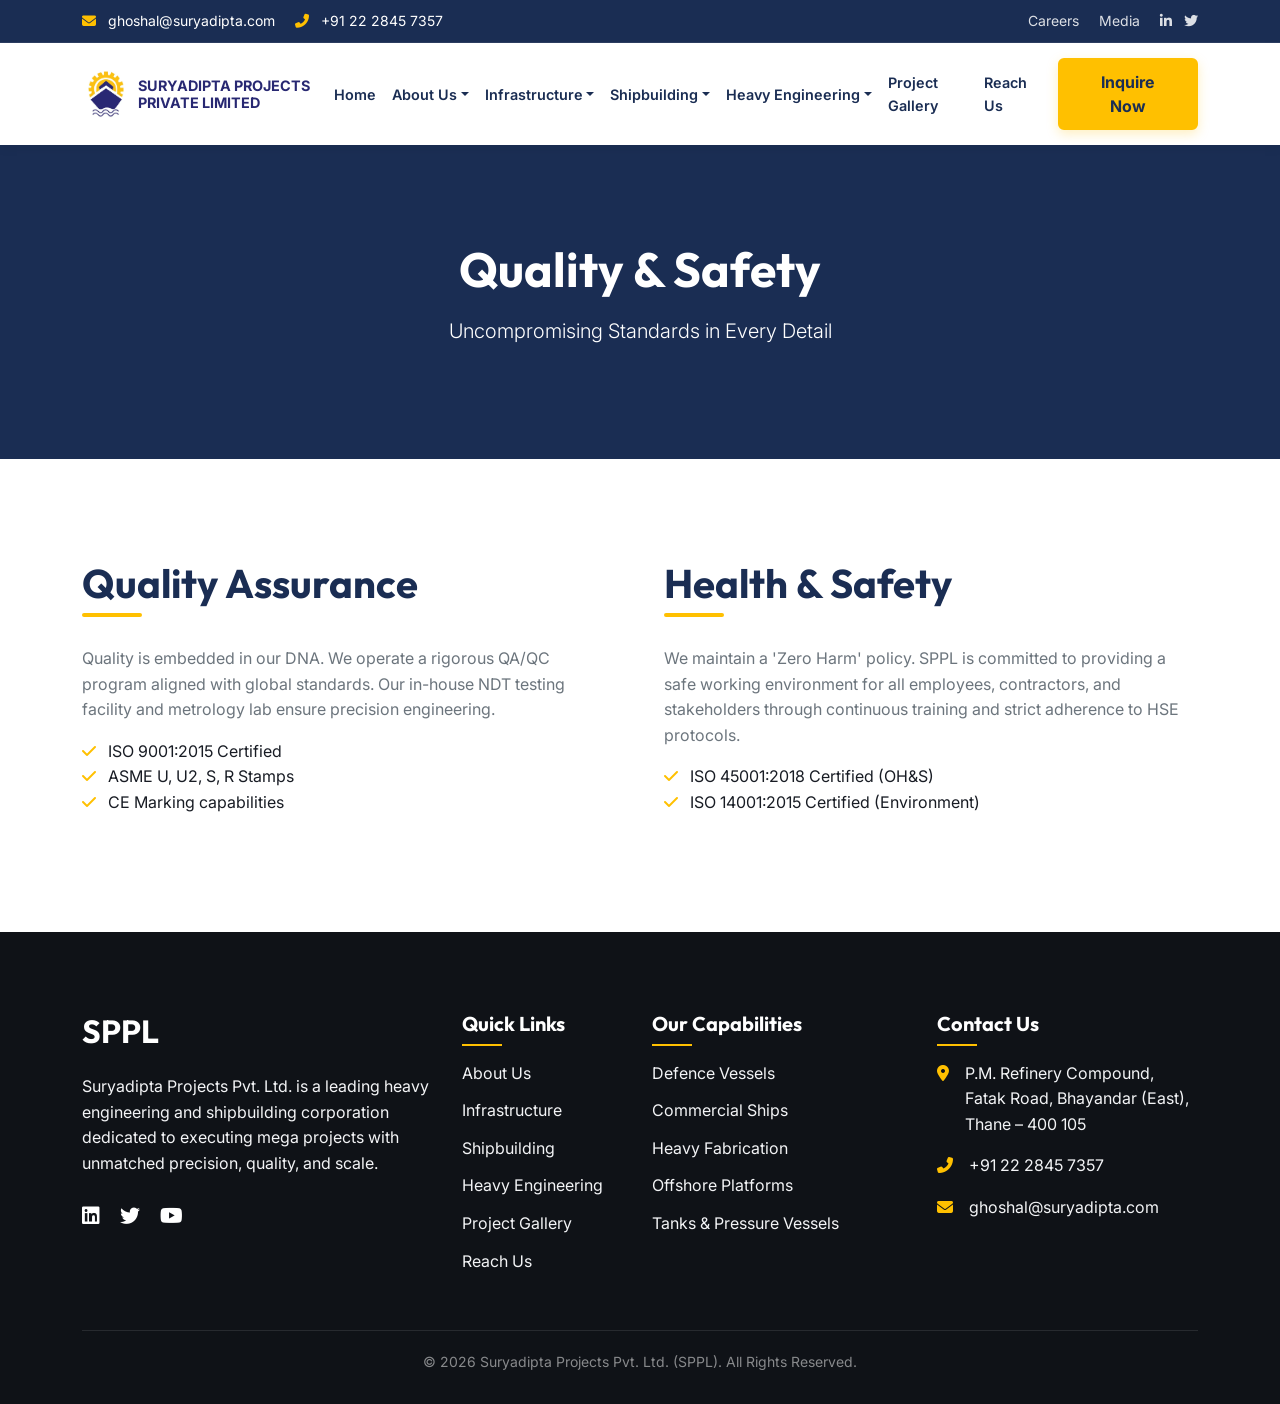
<file: quality.html>
<!DOCTYPE html>
<html lang="en">
<head>
    <meta charset="UTF-8">
    <meta name="viewport" content="width=device-width, initial-scale=1.0">
    <meta name="description" content="Learn about our rigorous quality assurance and zero-harm safety culture.">
    <title>Quality & Safety | SPPL</title>

    <link rel="preconnect" href="https://fonts.googleapis.com">
    <link rel="preconnect" href="https://fonts.gstatic.com" crossorigin>
    <link href="https://fonts.googleapis.com/css2?family=Inter:wght@300;400;500;600;700&family=Outfit:wght@400;500;600;700;800&display=swap" rel="stylesheet">
    <link href="https://cdn.jsdelivr.net/npm/bootstrap@5.3.2/dist/css/bootstrap.min.css" rel="stylesheet">
    <link rel="stylesheet" href="https://cdnjs.cloudflare.com/ajax/libs/font-awesome/6.4.2/css/all.min.css">
    <link href="https://unpkg.com/aos@2.3.1/dist/aos.css" rel="stylesheet">
    <link rel="stylesheet" href="css/style.css">
</head>
<body>

    <!-- Topbar -->
    <div class="header-top d-none d-lg-block">
        <div class="container">
            <div class="row align-items-center">
                <div class="col-md-6">
                    <span class="me-3"><i class="fas fa-envelope text-orange me-2"></i> ghoshal@suryadipta.com</span>
                    <span><i class="fas fa-phone-alt text-orange me-2"></i> +91 22 2845 7357</span>
                </div>
                <div class="col-md-6 text-end">
                    <a href="careers.html" class="me-3">Careers</a>
                    <a href="media.html" class="me-3">Media</a>
                    <a href="https://www.linkedin.com/in/shyamashish-ghoshal-4084222a" target="_blank" rel="noopener noreferrer" aria-label="LinkedIn"><i class="fab fa-linkedin-in"></i></a>
                    <a href="https://x.com/SPPL_1998" target="_blank" rel="noopener noreferrer" class="ms-2" aria-label="Twitter / X"><i class="fab fa-twitter"></i></a>
                </div>
            </div>
        </div>
    </div>
    <!-- Navigation -->
    <nav class="navbar navbar-expand-lg navbar-light sticky-top">
        <div class="container">
            <a class="navbar-brand d-flex align-items-center" href="index.html">
                <img src="images/logo/logo.webp" alt="SPPL Logo" height="40" class="me-2">
                <span class="m-0" style="color: rgb(40, 40, 114); text-transform: uppercase; font-weight: 700; font-size: 0.9rem; line-height: 1.2;">
                    <span class="d-block">Suryadipta Projects</span>
                    <span class="d-block">Private Limited</span>
                </span>
            </a>
            <button class="navbar-toggler" type="button" data-bs-toggle="collapse" data-bs-target="#navbarNav"
                aria-controls="navbarNav" aria-expanded="false" aria-label="Toggle navigation">
                <span class="navbar-toggler-icon"></span>
            </button>
            <div class="collapse navbar-collapse" id="navbarNav">
                <ul class="navbar-nav ms-auto mb-2 mb-lg-0 align-items-xl-center">
                    <li class="nav-item"><a class="nav-link " href="index.html">Home</a></li>
                    
                    <li class="nav-item dropdown">
                        <a class="nav-link dropdown-toggle " href="about.html" id="aboutDropdown" role="button" data-bs-toggle="dropdown" aria-expanded="false">About Us</a>
                        <ul class="dropdown-menu" aria-labelledby="aboutDropdown">
                            <li><a class="dropdown-item dropdown-overview" href="about.html"><i class="fas fa-building me-2"></i>About Overview</a></li>
                            <li><hr class="dropdown-divider my-1"></li>
                            <li><a class="dropdown-item" href="about.html#director-profile">Director Profile</a></li>
                            <li><a class="dropdown-item" href="about.html#sppl-journey">SPPL Journey</a></li>
                            <li><a class="dropdown-item" href="about.html#order-book">Current Order Book</a></li>
                            <li><hr class="dropdown-divider my-1"></li>
                            <li><a class="dropdown-item" href="quality.html">Quality & Safety</a></li>
                            <li><a class="dropdown-item" href="media.html">Media Room</a></li>
                            <li><a class="dropdown-item" href="careers.html">Careers</a></li>
                        </ul>
                    </li>

                    <li class="nav-item dropdown">
                        <a class="nav-link dropdown-toggle " href="infrastructure.html" id="infraDropdown" role="button" data-bs-toggle="dropdown" aria-expanded="false">Infrastructure</a>
                        <ul class="dropdown-menu" aria-labelledby="infraDropdown">
                            <li><a class="dropdown-item dropdown-overview" href="infrastructure.html"><i class="fas fa-industry me-2"></i>Infra Overview</a></li>
                            <li><hr class="dropdown-divider my-1"></li>
                            <li><a class="dropdown-item" href="infrastructure.html#shipyard">Shipyard</a></li>
                            <li><a class="dropdown-item" href="infrastructure.html#heavy-fabrication-yard">Heavy Fabrication Yard</a></li>
                        </ul>
                    </li>

                    <li class="nav-item dropdown">
                        <a class="nav-link dropdown-toggle " href="shipbuilding.html" id="shipbuildingDropdown" role="button" data-bs-toggle="dropdown" aria-expanded="false">Shipbuilding</a>
                        <ul class="dropdown-menu" aria-labelledby="shipbuildingDropdown">
                            <li><a class="dropdown-item dropdown-overview" href="shipbuilding.html"><i class="fas fa-ship me-2"></i>Shipbuilding Overview</a></li>
                            <li><hr class="dropdown-divider my-1"></li>
                            <li><a class="dropdown-item" href="shipbuilding.html#defence">Defence</a></li>
                            <li><a class="dropdown-item" href="shipbuilding.html#commercial">Commercial</a></li>
                        </ul>
                    </li>

                    <li class="nav-item dropdown">
                        <a class="nav-link dropdown-toggle " href="heavy-engineering.html" id="heavyEngDropdown" role="button" data-bs-toggle="dropdown" aria-expanded="false">Heavy Engineering</a>
                        <ul class="dropdown-menu" aria-labelledby="heavyEngDropdown">
                            <li><a class="dropdown-item dropdown-overview" href="heavy-engineering.html"><i class="fas fa-cogs me-2"></i>Heavy Eng. Overview</a></li>
                            <li><hr class="dropdown-divider my-1"></li>
                            <li><a class="dropdown-item" href="heavy-engineering.html#heavy-fabrication">Heavy Fabrication</a></li>
                            <li><a class="dropdown-item" href="heavy-engineering.html#offshore-fabrication">Offshore Fabrication</a></li>
                            <li><a class="dropdown-item" href="heavy-engineering.html#tanks-vessels">Tanks &amp; Vessels</a></li>
                            <li><a class="dropdown-item" href="heavy-engineering.html#rubber-lined">Rubber lined Products</a></li>
                            <li><a class="dropdown-item" href="heavy-engineering.html#industrial-fabrication">Industrial Fabrication</a></li>
                        </ul>
                    </li>

                    <li class="nav-item"><a class="nav-link " href="projects.html">Project Gallery</a></li>
                    <li class="nav-item"><a class="nav-link " href="contact.html">Reach Us</a></li>
                </ul>
                <a href="contact.html" class="btn btn-primary-custom ms-lg-3 d-none d-lg-inline-flex">Inquire Now</a>
            </div>
        </div>
    </nav>

    
    <section class="page-header bg-navy text-white text-center py-5" style="background-color: var(--c-navy-blue);">
        <div class="container py-5" data-aos="fade-up">
            <h1 class="display-4 fw-bold text-white">Quality & Safety</h1>
            <p class="lead">Uncompromising Standards in Every Detail</p>
        </div>
    </section>
    <section class="section-padding">
        <div class="container">
            <div class="row g-5">
                <div class="col-md-6" data-aos="fade-right">
                    <h2 class="section-title">Quality Assurance</h2>
                    <p class="mt-4 text-secondary">Quality is embedded in our DNA. We operate a rigorous QA/QC program aligned with global standards. Our in-house NDT testing facility and metrology lab ensure precision engineering.</p>
                    <ul class="list-unstyled mt-3">
                        <li><i class="fas fa-check text-orange me-2"></i> ISO 9001:2015 Certified</li>
                        <li><i class="fas fa-check text-orange me-2"></i> ASME U, U2, S, R Stamps</li>
                        <li><i class="fas fa-check text-orange me-2"></i> CE Marking capabilities</li>
                    </ul>
                </div>
                <div class="col-md-6" data-aos="fade-left">
                    <h2 class="section-title">Health & Safety</h2>
                    <p class="mt-4 text-secondary">We maintain a 'Zero Harm' policy. SPPL is committed to providing a safe working environment for all employees, contractors, and stakeholders through continuous training and strict adherence to HSE protocols.</p>
                    <ul class="list-unstyled mt-3">
                        <li><i class="fas fa-check text-orange me-2"></i> ISO 45001:2018 Certified (OH&S)</li>
                        <li><i class="fas fa-check text-orange me-2"></i> ISO 14001:2015 Certified (Environment)</li>
                    </ul>
                </div>
            </div>
        </div>
    </section>

    <!-- Footer -->
    <footer class="footer">
        <div class="container">
            <div class="row g-4">
                <div class="col-lg-4 col-md-6">
                    <h2 class="text-white m-0 mb-4 fw-bold">SPPL</h2>
                    <p class="text-secondary" style="color: var(--c-steel-grey-light) !important;">Suryadipta Projects Pvt. Ltd. is a leading heavy engineering and shipbuilding corporation dedicated to executing mega projects with unmatched precision, quality, and scale.</p>
                    <div class="mt-4">
                        <a href="https://www.linkedin.com/in/shyamashish-ghoshal-4084222a" target="_blank" rel="noopener noreferrer" class="text-white me-3 fs-5" aria-label="LinkedIn"><i class="fab fa-linkedin"></i></a>
                        <a href="https://x.com/SPPL_1998" target="_blank" rel="noopener noreferrer" class="text-white me-3 fs-5" aria-label="Twitter / X"><i class="fab fa-twitter"></i></a>
                        <a href="#" class="text-white fs-5" aria-label="YouTube"><i class="fab fa-youtube"></i></a>
                    </div>
                </div>
                <div class="col-lg-2 col-md-6">
                    <h4 class="footer-heading">Quick Links</h4>
                    <ul class="footer-links">
                        <li><a href="about.html">About Us</a></li>
                        <li><a href="infrastructure.html">Infrastructure</a></li>
                        <li><a href="shipbuilding.html">Shipbuilding</a></li>
                        <li><a href="heavy-engineering.html">Heavy Engineering</a></li>
                        <li><a href="projects.html">Project Gallery</a></li>
                        <li><a href="contact.html">Reach Us</a></li>
                    </ul>
                </div>
                <div class="col-lg-3 col-md-6">
                    <h4 class="footer-heading">Our Capabilities</h4>
                    <ul class="footer-links">
                        <li><a href="shipbuilding.html#defence">Defence Vessels</a></li>
                        <li><a href="shipbuilding.html#commercial">Commercial Ships</a></li>
                        <li><a href="heavy-engineering.html#heavy-fabrication">Heavy Fabrication</a></li>
                        <li><a href="heavy-engineering.html#offshore-fabrication">Offshore Platforms</a></li>
                        <li><a href="heavy-engineering.html#tanks-vessels">Tanks &amp; Pressure Vessels</a></li>
                    </ul>
                </div>
                <div class="col-lg-3 col-md-6">
                    <h4 class="footer-heading">Contact Us</h4>
                    <ul class="footer-links">
                        <li class="d-flex mb-3">
                            <i class="fas fa-map-marker-alt text-orange mt-1 me-3"></i>
                            <span class="text-secondary" style="color: var(--c-steel-grey-light) !important;">P.M. Refinery Compound, Fatak Road, Bhayandar (East), Thane &ndash; 400 105</span>
                        </li>
                        <li class="d-flex mb-3">
                            <i class="fas fa-phone-alt text-orange mt-1 me-3"></i>
                            <span class="text-secondary" style="color: var(--c-steel-grey-light) !important;">+91 22 2845 7357</span>
                        </li>
                        <li class="d-flex mb-3">
                            <i class="fas fa-envelope text-orange mt-1 me-3"></i>
                            <span class="text-secondary" style="color: var(--c-steel-grey-light) !important;">ghoshal@suryadipta.com</span>
                        </li>
                    </ul>
                </div>
            </div>
            <div class="footer-bottom">
                <p class="mb-0">&copy; 2026 Suryadipta Projects Pvt. Ltd. (SPPL). All Rights Reserved.</p>
            </div>
        </div>
    </footer>

    <!-- Scroll to Top -->
    <div class="scroll-top">
        <i class="fas fa-chevron-up"></i>
    </div>

    <!-- Scripts -->
    <script src="https://cdn.jsdelivr.net/npm/bootstrap@5.3.2/dist/js/bootstrap.bundle.min.js"></script>
    <script src="https://unpkg.com/aos@2.3.1/dist/aos.js"></script>
    <script src="js/main.js"></script>
</body>
</html>
</file>
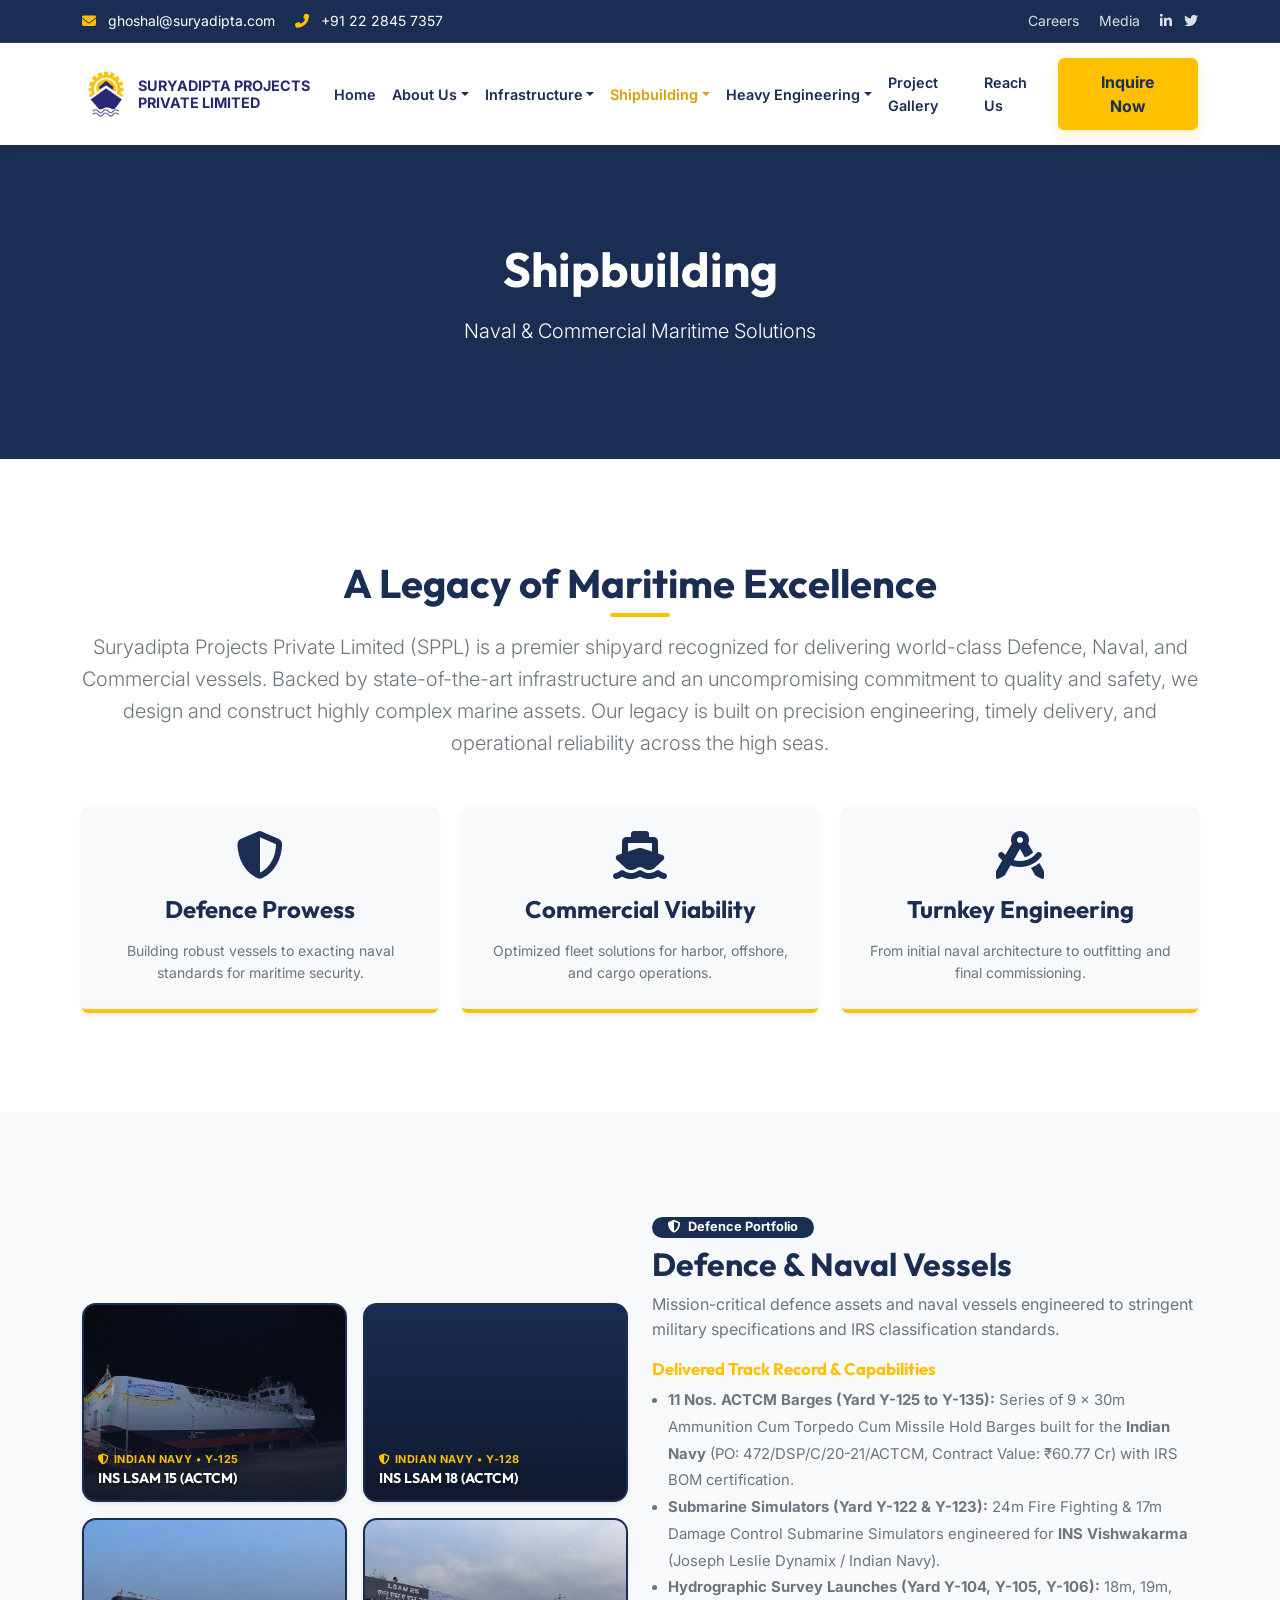
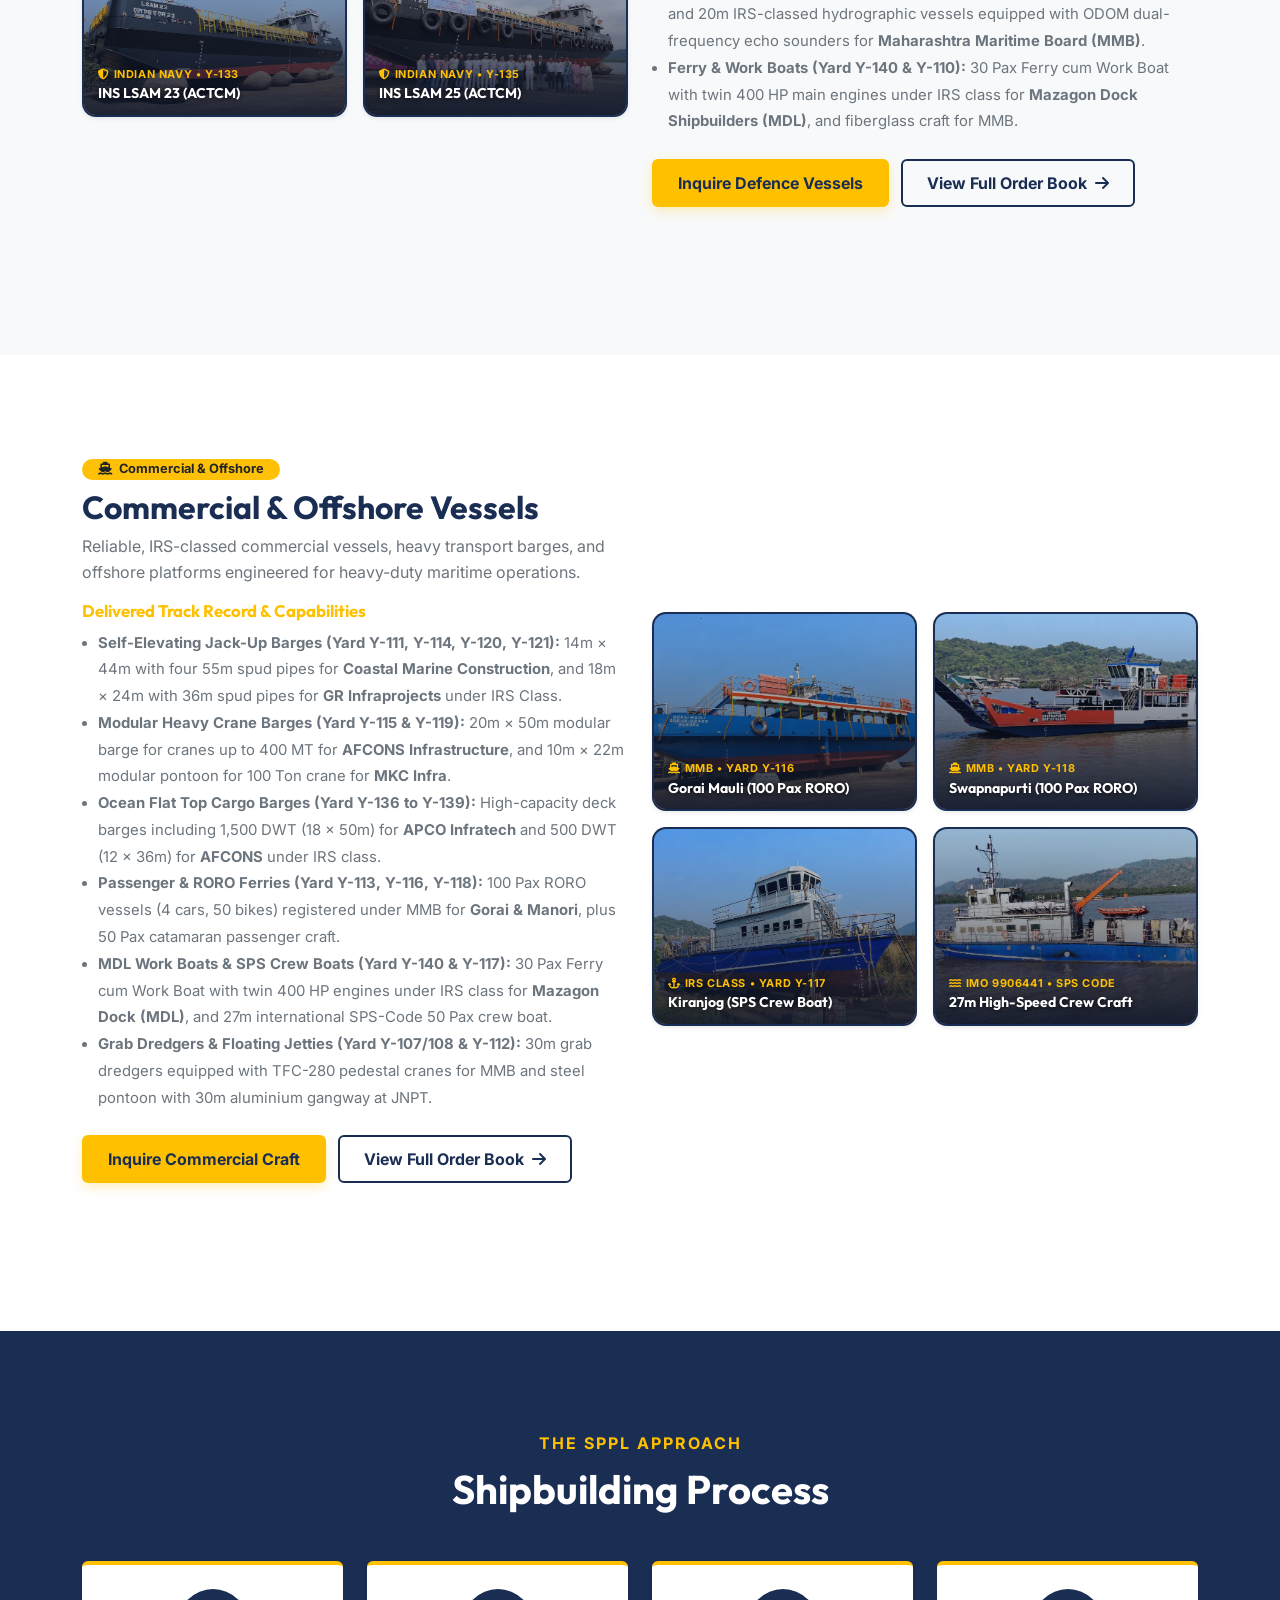
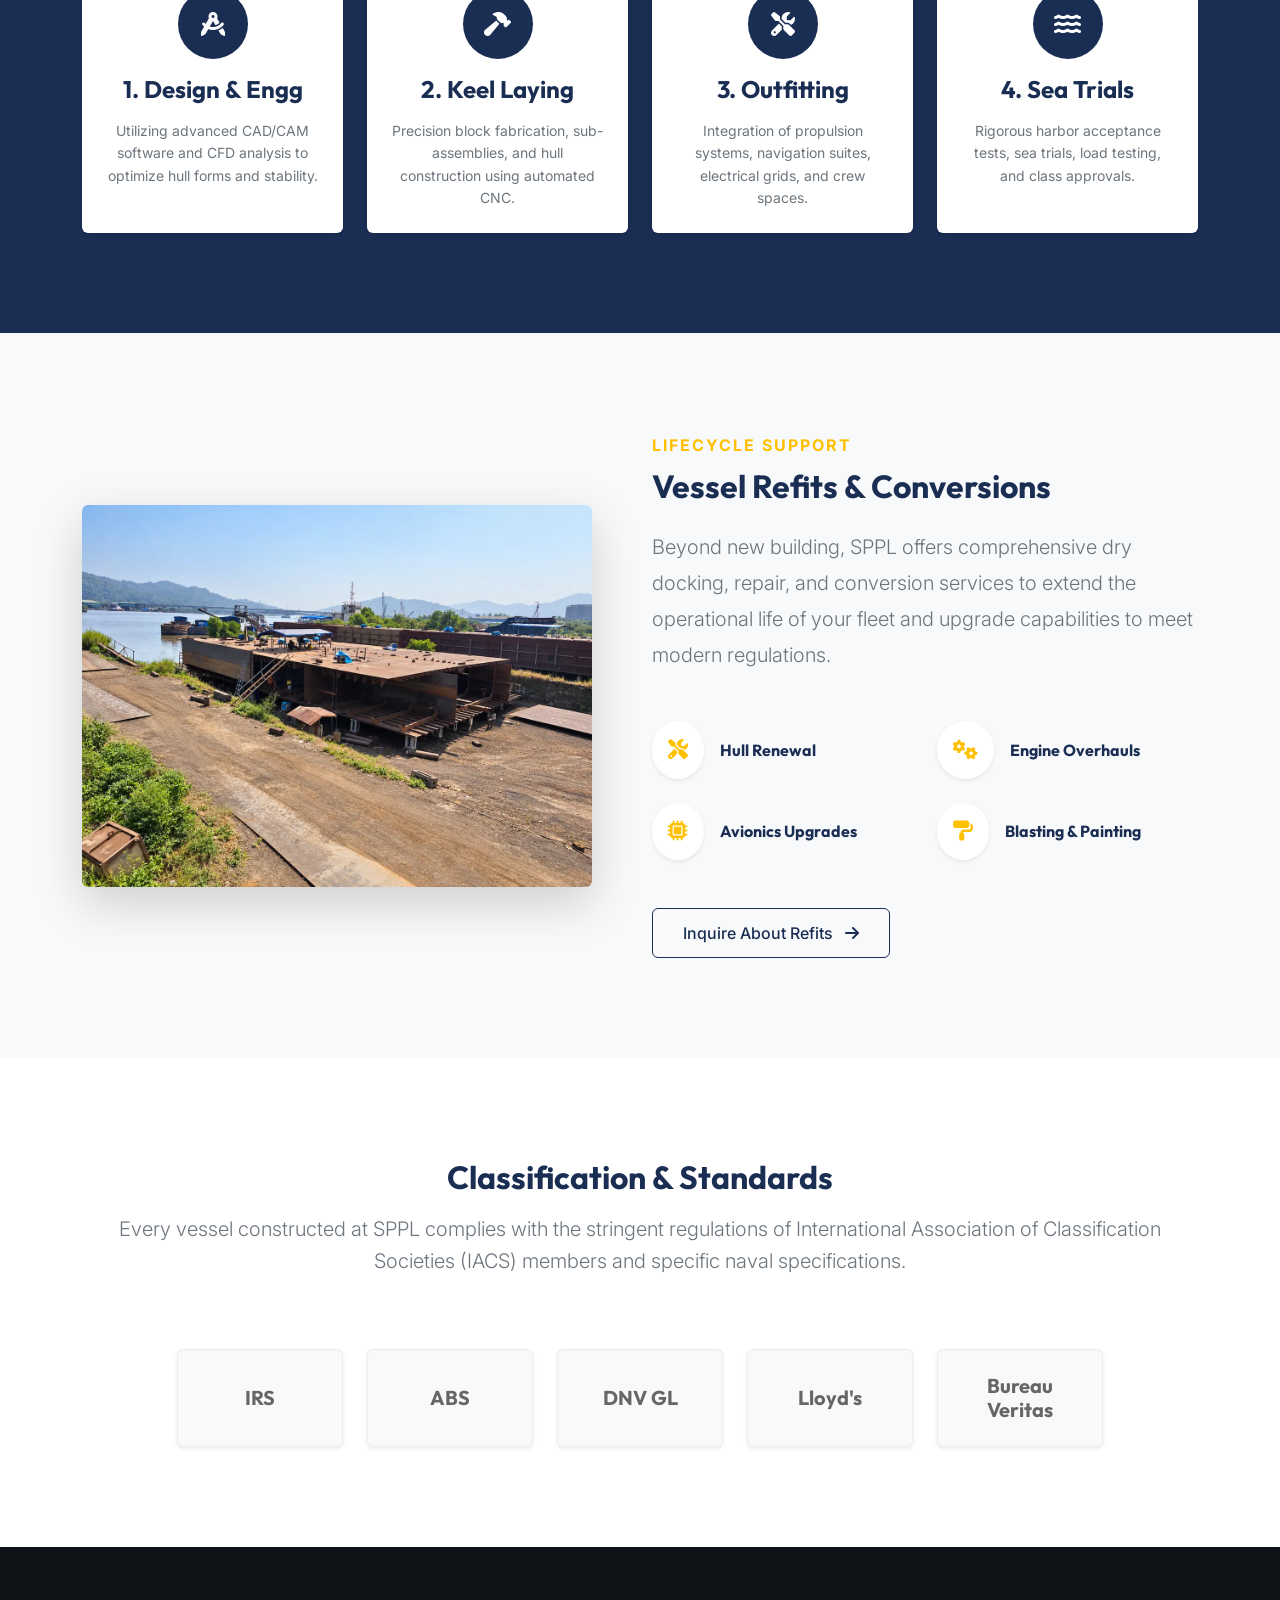
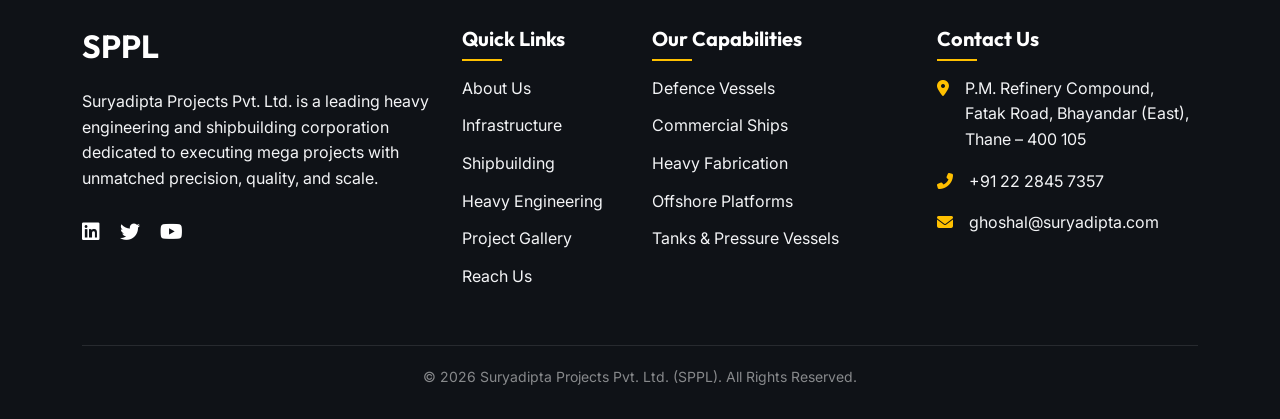
<file: shipbuilding.html>
<!DOCTYPE html>
<html lang="en">

<head>
    <meta charset="UTF-8">
    <meta name="viewport" content="width=device-width, initial-scale=1.0">
    <meta name="description"
        content="Suryadipta Projects Private Limited (SPPL) is a premier shipyard specializing in Defence, Naval, and Commercial shipbuilding. Discover our capabilities in naval architecture, marine engineering, and vessel construction.">
    <meta name="keywords"
        content="Shipbuilding, Defence Vessels, Commercial Ships, Naval Architecture, Shipyard, SPPL, Suryadipta Projects, Marine Engineering, Vessel Construction, Ship Refits">
    <meta name="author" content="Suryadipta Projects Private Limited">
    <title>Shipbuilding: Defence & Commercial Vessels | SPPL</title>

    <!-- Canonical Link -->
    <link rel="canonical" href="https://www.sppl.com/shipbuilding.html">

    <!-- Open Graph / Facebook -->
    <meta property="og:type" content="website">
    <meta property="og:url" content="https://www.sppl.com/shipbuilding.html">
    <meta property="og:title" content="Shipbuilding: Defence & Commercial Vessels | SPPL">
    <meta property="og:description"
        content="Suryadipta Projects Private Limited (SPPL) is a premier shipyard specializing in Defence, Naval, and Commercial shipbuilding. Discover our maritime solutions.">
    <meta property="og:image" content="https://www.sppl.com/images/shipyard.webp">

    <!-- Twitter -->
    <meta property="twitter:card" content="summary_large_image">
    <meta property="twitter:url" content="https://www.sppl.com/shipbuilding.html">
    <meta property="twitter:title" content="Shipbuilding: Defence & Commercial Vessels | SPPL">
    <meta property="twitter:description"
        content="Suryadipta Projects Private Limited (SPPL) is a premier shipyard specializing in Defence, Naval, and Commercial shipbuilding. Discover our maritime solutions.">
    <meta property="twitter:image" content="https://www.sppl.com/images/shipyard.webp">

    <!-- Structured Data (JSON-LD) -->
    <script type="application/ld+json">
    {
      "@context": "https://schema.org",
      "@type": "WebPage",
      "name": "Shipbuilding: Defence & Commercial Vessels | SPPL",
      "description": "Suryadipta Projects Private Limited (SPPL) is a premier shipyard recognized for delivering world-class Defence, Naval, and Commercial vessels.",
      "url": "https://www.sppl.com/shipbuilding.html",
      "publisher": {
        "@type": "Organization",
        "name": "Suryadipta Projects Private Limited",
        "logo": {
          "@type": "ImageObject",
          "url": "https://www.sppl.com/images/logo/logo.webp"
        }
      }
    }
    </script>

    <link rel="preconnect" href="https://fonts.googleapis.com">
    <link rel="preconnect" href="https://fonts.gstatic.com" crossorigin>
    <link
        href="https://fonts.googleapis.com/css2?family=Inter:wght@300;400;500;600;700&family=Outfit:wght@400;500;600;700;800&display=swap"
        rel="stylesheet">
    <link href="https://cdn.jsdelivr.net/npm/bootstrap@5.3.2/dist/css/bootstrap.min.css" rel="stylesheet">
    <link rel="stylesheet" href="https://cdnjs.cloudflare.com/ajax/libs/font-awesome/6.4.2/css/all.min.css">
    <link href="https://unpkg.com/aos@2.3.1/dist/aos.css" rel="stylesheet">
    <link rel="stylesheet" href="css/style.css">
</head>

<body>

    <!-- Topbar -->
    <div class="header-top d-none d-lg-block">
        <div class="container">
            <div class="row align-items-center">
                <div class="col-md-6">
                    <span class="me-3"><i class="fas fa-envelope text-orange me-2"></i> ghoshal@suryadipta.com</span>
                    <span><i class="fas fa-phone-alt text-orange me-2"></i> +91 22 2845 7357</span>
                </div>
                <div class="col-md-6 text-end">
                    <a href="careers.html" class="me-3">Careers</a>
                    <a href="media.html" class="me-3">Media</a>
                    <a href="https://www.linkedin.com/in/shyamashish-ghoshal-4084222a" target="_blank" rel="noopener noreferrer" aria-label="LinkedIn"><i class="fab fa-linkedin-in"></i></a>
                    <a href="https://x.com/SPPL_1998" target="_blank" rel="noopener noreferrer" class="ms-2" aria-label="Twitter / X"><i class="fab fa-twitter"></i></a>
                </div>
            </div>
        </div>
    </div>
    <!-- Navigation -->
    <nav class="navbar navbar-expand-lg navbar-light sticky-top">
        <div class="container">
            <a class="navbar-brand d-flex align-items-center" href="index.html">
                <img src="images/logo/logo.webp" alt="SPPL Logo" height="40" class="me-2">
                <span class="m-0"
                    style="color: rgb(40, 40, 114); text-transform: uppercase; font-weight: 700; font-size: 0.9rem; line-height: 1.2;">
                    <span class="d-block">Suryadipta Projects</span>
                    <span class="d-block">Private Limited</span>
                </span>
            </a>
            <button class="navbar-toggler" type="button" data-bs-toggle="collapse" data-bs-target="#navbarNav"
                aria-controls="navbarNav" aria-expanded="false" aria-label="Toggle navigation">
                <span class="navbar-toggler-icon"></span>
            </button>
            <div class="collapse navbar-collapse" id="navbarNav">
                <ul class="navbar-nav ms-auto mb-2 mb-lg-0 align-items-xl-center">
                    <li class="nav-item"><a class="nav-link " href="index.html">Home</a></li>

                    <li class="nav-item dropdown">
                        <a class="nav-link dropdown-toggle " href="about.html" id="aboutDropdown" role="button"
                            data-bs-toggle="dropdown" aria-expanded="false">About Us</a>
                        <ul class="dropdown-menu" aria-labelledby="aboutDropdown">
                            <li><a class="dropdown-item dropdown-overview" href="about.html"><i
                                        class="fas fa-building me-2"></i>About Overview</a></li>
                            <li>
                                <hr class="dropdown-divider my-1">
                            </li>
                            <li><a class="dropdown-item" href="about.html#director-profile">Director Profile</a></li>
                            <li><a class="dropdown-item" href="about.html#sppl-journey">SPPL Journey</a></li>
                            <li><a class="dropdown-item" href="about.html#order-book">Current Order Book</a></li>
                            <li>
                                <hr class="dropdown-divider my-1">
                            </li>
                            <li><a class="dropdown-item" href="quality.html">Quality & Safety</a></li>
                            <li><a class="dropdown-item" href="media.html">Media Room</a></li>
                            <li><a class="dropdown-item" href="careers.html">Careers</a></li>
                        </ul>
                    </li>

                    <li class="nav-item dropdown">
                        <a class="nav-link dropdown-toggle " href="infrastructure.html" id="infraDropdown" role="button"
                            data-bs-toggle="dropdown" aria-expanded="false">Infrastructure</a>
                        <ul class="dropdown-menu" aria-labelledby="infraDropdown">
                            <li><a class="dropdown-item dropdown-overview" href="infrastructure.html"><i
                                        class="fas fa-industry me-2"></i>Infra Overview</a></li>
                            <li>
                                <hr class="dropdown-divider my-1">
                            </li>
                            <li><a class="dropdown-item" href="infrastructure.html#shipyard">Shipyard</a></li>
                            <li><a class="dropdown-item" href="infrastructure.html#heavy-fabrication-yard">Heavy
                                    Fabrication Yard</a></li>
                        </ul>
                    </li>

                    <li class="nav-item dropdown">
                        <a class="nav-link dropdown-toggle active" href="shipbuilding.html" id="shipbuildingDropdown"
                            role="button" data-bs-toggle="dropdown" aria-expanded="false">Shipbuilding</a>
                        <ul class="dropdown-menu" aria-labelledby="shipbuildingDropdown">
                            <li><a class="dropdown-item dropdown-overview" href="shipbuilding.html"><i
                                        class="fas fa-ship me-2"></i>Shipbuilding Overview</a></li>
                            <li>
                                <hr class="dropdown-divider my-1">
                            </li>
                            <li><a class="dropdown-item" href="shipbuilding.html#defence">Defence</a></li>
                            <li><a class="dropdown-item" href="shipbuilding.html#commercial">Commercial</a></li>
                        </ul>
                    </li>

                    <li class="nav-item dropdown">
                        <a class="nav-link dropdown-toggle " href="heavy-engineering.html" id="heavyEngDropdown"
                            role="button" data-bs-toggle="dropdown" aria-expanded="false">Heavy Engineering</a>
                        <ul class="dropdown-menu" aria-labelledby="heavyEngDropdown">
                            <li><a class="dropdown-item dropdown-overview" href="heavy-engineering.html"><i
                                        class="fas fa-cogs me-2"></i>Heavy Eng. Overview</a></li>
                            <li>
                                <hr class="dropdown-divider my-1">
                            </li>
                            <li><a class="dropdown-item" href="heavy-engineering.html#heavy-fabrication">Heavy
                                    Fabrication</a></li>
                            <li><a class="dropdown-item" href="heavy-engineering.html#offshore-fabrication">Offshore
                                    Fabrication</a></li>
                            <li><a class="dropdown-item" href="heavy-engineering.html#tanks-vessels">Tanks &amp;
                                    Vessels</a></li>
                            <li><a class="dropdown-item" href="heavy-engineering.html#rubber-lined">Rubber lined
                                    Products</a></li>
                            <li><a class="dropdown-item" href="heavy-engineering.html#industrial-fabrication">Industrial
                                    Fabrication</a></li>
                        </ul>
                    </li>

                    <li class="nav-item"><a class="nav-link " href="projects.html">Project Gallery</a></li>
                    <li class="nav-item"><a class="nav-link " href="contact.html">Reach Us</a></li>
                </ul>
                <a href="contact.html" class="btn btn-primary-custom ms-lg-3 d-none d-lg-inline-flex">Inquire Now</a>
            </div>
        </div>
    </nav>

    <main>
        <section class="page-header bg-navy text-white text-center py-5" style="background-color: var(--c-navy-blue);">
            <div class="container py-5" data-aos="fade-up">
                <h1 class="display-4 fw-bold text-white">Shipbuilding</h1>
                <p class="lead">Naval & Commercial Maritime Solutions</p>
            </div>
        </section>

        <section class="section-padding" id="shipbuilding-overview">
            <div class="container text-center">
                <h2 class="section-title mb-4" data-aos="fade-up">A Legacy of Maritime Excellence</h2>
                <p class="lead text-secondary max-w-700 mx-auto mb-5" data-aos="fade-up" data-aos-delay="100">
                    Suryadipta Projects Private Limited (SPPL) is a premier shipyard recognized for delivering
                    world-class
                    Defence, Naval, and Commercial vessels. Backed by state-of-the-art infrastructure and an
                    uncompromising
                    commitment to quality and safety, we design and construct highly complex marine assets. Our legacy
                    is
                    built on precision engineering, timely delivery, and operational reliability across the high seas.
                </p>
                <div class="row g-4 justify-content-center" data-aos="fade-up" data-aos-delay="200">
                    <div class="col-md-4">
                        <div class="p-4 bg-light rounded shadow-sm border-bottom border-4 hover-lift h-100"
                            style="border-color: var(--c-industrial-orange) !important;">
                            <i class="fas fa-shield-alt fa-3x text-navy mb-3"></i>
                            <h4 class="text-navy">Defence Prowess</h4>
                            <p class="text-secondary small mb-0">Building robust vessels to exacting naval standards for
                                maritime security.</p>
                        </div>
                    </div>
                    <div class="col-md-4">
                        <div class="p-4 bg-light rounded shadow-sm border-bottom border-4 hover-lift h-100"
                            style="border-color: var(--c-industrial-orange) !important;">
                            <i class="fas fa-ship fa-3x text-navy mb-3"></i>
                            <h4 class="text-navy">Commercial Viability</h4>
                            <p class="text-secondary small mb-0">Optimized fleet solutions for harbor, offshore, and
                                cargo
                                operations.</p>
                        </div>
                    </div>
                    <div class="col-md-4">
                        <div class="p-4 bg-light rounded shadow-sm border-bottom border-4 hover-lift h-100"
                            style="border-color: var(--c-industrial-orange) !important;">
                            <i class="fas fa-drafting-compass fa-3x text-navy mb-3"></i>
                            <h4 class="text-navy">Turnkey Engineering</h4>
                            <p class="text-secondary small mb-0">From initial naval architecture to outfitting and final
                                commissioning.</p>
                        </div>
                    </div>
                </div>
            </div>
        </section>
        <section class="section-padding bg-light" id="defence">
            <div class="container">
                <div class="row align-items-center mb-5">
                    <div class="col-lg-6" data-aos="fade-right">
                        <div class="row g-3 vessel-grid">
                            <div class="col-6">
                                <div class="vessel-grid-card shadow-sm" title="Yard Y-125: 9 × 30m Ammunition Cum Torpedo Cum Missile Barge for Indian Navy">
                                    <img src="images/naval_ship_LSAM-15_Ammunition_cum_torpedo_cum_missile_barge.webp" alt="LSAM 15 (Yard Y-125) ACTCM Barge" class="vessel-grid-img" loading="lazy" decoding="async">
                                    <div class="vessel-grid-overlay">
                                        <span class="vessel-grid-tag"><i class="fas fa-shield-alt me-1"></i>Indian Navy • Y-125</span>
                                        <h6 class="vessel-grid-title">INS LSAM 15 (ACTCM)</h6>
                                    </div>
                                </div>
                            </div>
                            <div class="col-6">
                                <div class="vessel-grid-card shadow-sm" title="Yard Y-128: 9 × 30m Ammunition Cum Torpedo Cum Missile Barge for Indian Navy">
                                    <img src="images/naval_ship_LSAM-18_Ammunition_cum_torpedo_cum_missile_barge.webp" alt="LSAM 18 (Yard Y-128) ACTCM Barge" class="vessel-grid-img" loading="lazy" decoding="async">
                                    <div class="vessel-grid-overlay">
                                        <span class="vessel-grid-tag"><i class="fas fa-shield-alt me-1"></i>Indian Navy • Y-128</span>
                                        <h6 class="vessel-grid-title">INS LSAM 18 (ACTCM)</h6>
                                    </div>
                                </div>
                            </div>
                            <div class="col-6">
                                <div class="vessel-grid-card shadow-sm" title="Yard Y-133: 9 × 30m Ammunition Cum Torpedo Cum Missile Barge for Indian Navy">
                                    <img src="images/naval_ship_LSAM-23_Ammunition_cum_torpedo_cum_missile_barge.webp" alt="LSAM 23 (Yard Y-133) ACTCM Barge" class="vessel-grid-img" loading="lazy" decoding="async">
                                    <div class="vessel-grid-overlay">
                                        <span class="vessel-grid-tag"><i class="fas fa-shield-alt me-1"></i>Indian Navy • Y-133</span>
                                        <h6 class="vessel-grid-title">INS LSAM 23 (ACTCM)</h6>
                                    </div>
                                </div>
                            </div>
                            <div class="col-6">
                                <div class="vessel-grid-card shadow-sm" title="Yard Y-134/135: 9 × 30m Ammunition Cum Torpedo Cum Missile Barge for Indian Navy">
                                    <img src="images/naval_ship_LSAM-25_Ammunition_cum_torpedo_cum_missile_barge.webp" alt="LSAM 25 (Yard Y-135) ACTCM Barge" class="vessel-grid-img" loading="lazy" decoding="async">
                                    <div class="vessel-grid-overlay">
                                        <span class="vessel-grid-tag"><i class="fas fa-shield-alt me-1"></i>Indian Navy • Y-135</span>
                                        <h6 class="vessel-grid-title">INS LSAM 25 (ACTCM)</h6>
                                    </div>
                                </div>
                            </div>
                        </div>
                    </div>
                    <div class="col-lg-6 mt-4 mt-lg-0" data-aos="fade-left">
                        <span class="badge bg-primary text-white mb-2 px-3 py-1 rounded-pill" style="font-size: 0.8rem; background-color: var(--c-navy-blue) !important;">
                            <i class="fas fa-shield-halved me-1"></i> Defence Portfolio
                        </span>
                        <h2 class="text-navy fw-bold mb-2">Defence &amp; Naval Vessels</h2>
                        <p class="text-secondary mb-3">Mission-critical defence assets and naval vessels engineered to stringent military specifications and IRS classification standards.</p>
                        <div id="defence-products" class="mt-3">
                            <h5 class="text-orange fw-bold mb-2" style="font-size: 1.05rem;">Delivered Track Record &amp; Capabilities</h5>
                            <ul class="text-secondary ps-3 mb-4" style="line-height: 1.8; font-size: 0.93rem;">
                                <li><strong>11 Nos. ACTCM Barges (Yard Y-125 to Y-135):</strong> Series of 9 × 30m Ammunition Cum Torpedo Cum Missile Hold Barges built for the <strong>Indian Navy</strong> (PO: 472/DSP/C/20-21/ACTCM, Contract Value: ₹60.77 Cr) with IRS BOM certification.</li>
                                <li><strong>Submarine Simulators (Yard Y-122 &amp; Y-123):</strong> 24m Fire Fighting &amp; 17m Damage Control Submarine Simulators engineered for <strong>INS Vishwakarma</strong> (Joseph Leslie Dynamix / Indian Navy).</li>
                                <li><strong>Hydrographic Survey Launches (Yard Y-104, Y-105, Y-106):</strong> 18m, 19m, and 20m IRS-classed hydrographic vessels equipped with ODOM dual-frequency echo sounders for <strong>Maharashtra Maritime Board (MMB)</strong>.</li>
                                <li><strong>Ferry &amp; Work Boats (Yard Y-140 &amp; Y-110):</strong> 30 Pax Ferry cum Work Boat with twin 400 HP main engines under IRS class for <strong>Mazagon Dock Shipbuilders (MDL)</strong>, and fiberglass craft for MMB.</li>
                            </ul>
                        </div>
                        <div>
                            <a href="contact.html" class="btn btn-primary-custom me-2">Inquire Defence Vessels</a>
                            <a href="projects.html#vesselTrackRecord" class="btn btn-outline-custom">View Full Order Book <i class="fas fa-arrow-right ms-1"></i></a>
                        </div>
                    </div>
                </div>
            </div>
        </section>
        <section class="section-padding" id="commercial">
            <div class="container">
                <div class="row align-items-center flex-row-reverse mb-5">
                    <div class="col-lg-6" data-aos="fade-left">
                        <div class="row g-3 vessel-grid">
                            <div class="col-6">
                                <div class="vessel-grid-card shadow-sm" title="Yard Y-116: 100 Pax RORO Ferry (4 cars, 10 bikes) for Gorai Machimar Society registered under MMB">
                                    <img src="images/Commercial_ship_Gorai_Mauli.webp" alt="Gorai Mauli 100 Pax RORO Ferry" class="vessel-grid-img" loading="lazy" decoding="async">
                                    <div class="vessel-grid-overlay">
                                        <span class="vessel-grid-tag"><i class="fas fa-ship me-1"></i>MMB • Yard Y-116</span>
                                        <h6 class="vessel-grid-title">Gorai Mauli (100 Pax RORO)</h6>
                                    </div>
                                </div>
                            </div>
                            <div class="col-6">
                                <div class="vessel-grid-card shadow-sm" title="Yard Y-118: 100 Pax RORO Ferry (4 cars, 50 bikes) for Manori Gramasth Mandal registered under MMB (BND329)">
                                    <img src="images/Commercial_ship_Manori_swapnapurti.webp" alt="Swapnapurti Manori 100 Pax RORO Ferry" class="vessel-grid-img" loading="lazy" decoding="async">
                                    <div class="vessel-grid-overlay">
                                        <span class="vessel-grid-tag"><i class="fas fa-ship me-1"></i>MMB • Yard Y-118</span>
                                        <h6 class="vessel-grid-title">Swapnapurti (100 Pax RORO)</h6>
                                    </div>
                                </div>
                            </div>
                            <div class="col-6">
                                <div class="vessel-grid-card shadow-sm" title="Yard Y-117: 27m International SPS-Code 50 Pax Offshore Crew Boat for SDS Offshore under IRS Class">
                                    <img src="images/Commercial_ship_Kiranjog.webp" alt="Kiranjog 27m SPS Crew Boat" class="vessel-grid-img" loading="lazy" decoding="async">
                                    <div class="vessel-grid-overlay">
                                        <span class="vessel-grid-tag"><i class="fas fa-anchor me-1"></i>IRS Class • Yard Y-117</span>
                                        <h6 class="vessel-grid-title">Kiranjog (SPS Crew Boat)</h6>
                                    </div>
                                </div>
                            </div>
                            <div class="col-6">
                                <div class="vessel-grid-card shadow-sm" title="Yard Y-117 (IMO 9906441): 27.1m High-Speed Offshore Supply & Crew Transfer Vessel under IRS Class">
                                    <img src="images/MONO9906441.webp" alt="27m High-Speed Offshore Crew Vessel" class="vessel-grid-img" loading="lazy" decoding="async">
                                    <div class="vessel-grid-overlay">
                                        <span class="vessel-grid-tag"><i class="fas fa-water me-1"></i>IMO 9906441 • SPS Code</span>
                                        <h6 class="vessel-grid-title">27m High-Speed Crew Craft</h6>
                                    </div>
                                </div>
                            </div>
                        </div>
                    </div>
                    <div class="col-lg-6 mt-4 mt-lg-0" data-aos="fade-right">
                        <span class="badge bg-warning text-dark mb-2 px-3 py-1 rounded-pill fw-bold" style="font-size: 0.8rem;">
                            <i class="fas fa-ship me-1"></i> Commercial &amp; Offshore
                        </span>
                        <h2 class="text-navy fw-bold mb-2">Commercial &amp; Offshore Vessels</h2>
                        <p class="text-secondary mb-3">Reliable, IRS-classed commercial vessels, heavy transport barges, and offshore platforms engineered for heavy-duty maritime operations.</p>
                        <div id="commercial-products" class="mt-3">
                            <h5 class="text-orange fw-bold mb-2" style="font-size: 1.05rem;">Delivered Track Record &amp; Capabilities</h5>
                            <ul class="text-secondary ps-3 mb-4" style="line-height: 1.8; font-size: 0.93rem;">
                                <li><strong>Self-Elevating Jack-Up Barges (Yard Y-111, Y-114, Y-120, Y-121):</strong> 14m × 44m with four 55m spud pipes for <strong>Coastal Marine Construction</strong>, and 18m × 24m with 36m spud pipes for <strong>GR Infraprojects</strong> under IRS Class.</li>
                                <li><strong>Modular Heavy Crane Barges (Yard Y-115 &amp; Y-119):</strong> 20m × 50m modular barge for cranes up to 400 MT for <strong>AFCONS Infrastructure</strong>, and 10m × 22m modular pontoon for 100 Ton crane for <strong>MKC Infra</strong>.</li>
                                <li><strong>Ocean Flat Top Cargo Barges (Yard Y-136 to Y-139):</strong> High-capacity deck barges including 1,500 DWT (18 × 50m) for <strong>APCO Infratech</strong> and 500 DWT (12 × 36m) for <strong>AFCONS</strong> under IRS class.</li>
                                <li><strong>Passenger &amp; RORO Ferries (Yard Y-113, Y-116, Y-118):</strong> 100 Pax RORO vessels (4 cars, 50 bikes) registered under MMB for <strong>Gorai &amp; Manori</strong>, plus 50 Pax catamaran passenger craft.</li>
                                <li><strong>MDL Work Boats &amp; SPS Crew Boats (Yard Y-140 &amp; Y-117):</strong> 30 Pax Ferry cum Work Boat with twin 400 HP engines under IRS class for <strong>Mazagon Dock (MDL)</strong>, and 27m international SPS-Code 50 Pax crew boat.</li>
                                <li><strong>Grab Dredgers &amp; Floating Jetties (Yard Y-107/108 &amp; Y-112):</strong> 30m grab dredgers equipped with TFC-280 pedestal cranes for MMB and steel pontoon with 30m aluminium gangway at JNPT.</li>
                            </ul>
                        </div>
                        <div>
                            <a href="contact.html" class="btn btn-primary-custom me-2">Inquire Commercial Craft</a>
                            <a href="projects.html#vesselTrackRecord" class="btn btn-outline-custom">View Full Order Book <i class="fas fa-arrow-right ms-1"></i></a>
                        </div>
                    </div>
                </div>
            </div>
        </section>

        <!-- Shipbuilding Lifecycle -->
        <section class="section-padding bg-navy text-white" style="background-color: var(--c-navy-blue);">
            <div class="container text-center">
                <span class="text-orange fw-bold text-uppercase tracking-wide"
                    style="color: #ff6b00; letter-spacing: 2px;">The SPPL Approach</span>
                <h2 class="display-6 fw-bold text-white mt-2 mb-5" data-aos="fade-up">Shipbuilding Process</h2>
                <div class="row g-4 position-relative">
                    <div class="col-lg-3 col-md-6" data-aos="fade-up" data-aos-delay="100">
                        <div class="process-card p-4 rounded bg-white text-navy h-100 hover-lift text-center position-relative shadow-sm"
                            style="border-top: 4px solid var(--c-industrial-orange);">
                            <div class="icon-circle text-white mx-auto mb-3 d-flex align-items-center justify-content-center rounded-circle"
                                style="width: 70px; height: 70px; font-size: 1.5rem; background-color: var(--c-navy-blue);">
                                <i class="fas fa-drafting-compass"></i>
                            </div>
                            <h4 class="fw-bold" style="color: var(--c-navy-blue);">1. Design &amp; Engg</h4>
                            <p class="small text-secondary mb-0 mt-3">Utilizing advanced CAD/CAM software and CFD analysis to optimize hull forms and stability.</p>
                        </div>
                    </div>
                    <div class="col-lg-3 col-md-6" data-aos="fade-up" data-aos-delay="200">
                        <div class="process-card p-4 rounded bg-white text-navy h-100 hover-lift text-center position-relative shadow-sm"
                            style="border-top: 4px solid var(--c-industrial-orange);">
                            <div class="icon-circle text-white mx-auto mb-3 d-flex align-items-center justify-content-center rounded-circle"
                                style="width: 70px; height: 70px; font-size: 1.5rem; background-color: var(--c-navy-blue);">
                                <i class="fas fa-hammer"></i>
                            </div>
                            <h4 class="fw-bold" style="color: var(--c-navy-blue);">2. Keel Laying</h4>
                            <p class="small text-secondary mb-0 mt-3">Precision block fabrication, sub-assemblies, and hull construction using automated CNC.</p>
                        </div>
                    </div>
                    <div class="col-lg-3 col-md-6" data-aos="fade-up" data-aos-delay="300">
                        <div class="process-card p-4 rounded bg-white text-navy h-100 hover-lift text-center position-relative shadow-sm"
                            style="border-top: 4px solid var(--c-industrial-orange);">
                            <div class="icon-circle text-white mx-auto mb-3 d-flex align-items-center justify-content-center rounded-circle"
                                style="width: 70px; height: 70px; font-size: 1.5rem; background-color: var(--c-navy-blue);">
                                <i class="fas fa-tools"></i>
                            </div>
                            <h4 class="fw-bold" style="color: var(--c-navy-blue);">3. Outfitting</h4>
                            <p class="small text-secondary mb-0 mt-3">Integration of propulsion systems, navigation suites, electrical grids, and crew spaces.</p>
                        </div>
                    </div>
                    <div class="col-lg-3 col-md-6" data-aos="fade-up" data-aos-delay="400">
                        <div class="process-card p-4 rounded bg-white text-navy h-100 hover-lift text-center position-relative shadow-sm"
                            style="border-top: 4px solid var(--c-industrial-orange);">
                            <div class="icon-circle text-white mx-auto mb-3 d-flex align-items-center justify-content-center rounded-circle"
                                style="width: 70px; height: 70px; font-size: 1.5rem; background-color: var(--c-navy-blue);">
                                <i class="fas fa-water"></i>
                            </div>
                            <h4 class="fw-bold" style="color: var(--c-navy-blue);">4. Sea Trials</h4>
                            <p class="small text-secondary mb-0 mt-3">Rigorous harbor acceptance tests, sea trials, load testing, and class approvals.</p>
                        </div>
                    </div>
                </div>
            </div>
        </section>



        <!-- Refits and Conversions -->
        <section class="section-padding bg-light">
            <div class="container">
                <div class="row align-items-center">
                    <div class="col-lg-6 pe-lg-5" data-aos="fade-right">
                        <img src="images/ship_repair.webp"
                            alt="SPPL Ship Repair, Vessel Refits and Conversions"
                            class="img-fluid rounded shadow-lg w-100" style="object-fit: cover; aspect-ratio: 4/3;">
                    </div>
                    <div class="col-lg-6 mt-5 mt-lg-0" data-aos="fade-left">
                        <span class="text-orange fw-bold text-uppercase tracking-wide"
                            style="color: #ff6b00; letter-spacing: 2px;">Lifecycle Support</span>
                        <h2 class="text-navy fw-bold mb-4 mt-2">Vessel Refits & Conversions</h2>
                        <p class="text-secondary mb-4 lead" style="line-height: 1.8;">Beyond new building, SPPL offers
                            comprehensive dry docking, repair, and conversion services to extend the operational life of
                            your fleet and upgrade capabilities to meet modern regulations.</p>

                        <div class="row g-4 mt-2">
                            <div class="col-sm-6">
                                <div class="d-flex align-items-center">
                                    <div class="bg-white p-3 rounded-circle shadow-sm me-3">
                                        <i class="fas fa-tools text-orange fa-lg"></i>
                                    </div>
                                    <h6 class="mb-0 fw-bold text-navy">Hull Renewal</h6>
                                </div>
                            </div>
                            <div class="col-sm-6">
                                <div class="d-flex align-items-center">
                                    <div class="bg-white p-3 rounded-circle shadow-sm me-3">
                                        <i class="fas fa-cogs text-orange fa-lg"></i>
                                    </div>
                                    <h6 class="mb-0 fw-bold text-navy">Engine Overhauls</h6>
                                </div>
                            </div>
                            <div class="col-sm-6">
                                <div class="d-flex align-items-center">
                                    <div class="bg-white p-3 rounded-circle shadow-sm me-3">
                                        <i class="fas fa-microchip text-orange fa-lg"></i>
                                    </div>
                                    <h6 class="mb-0 fw-bold text-navy">Avionics Upgrades</h6>
                                </div>
                            </div>
                            <div class="col-sm-6">
                                <div class="d-flex align-items-center">
                                    <div class="bg-white p-3 rounded-circle shadow-sm me-3">
                                        <i class="fas fa-paint-roller text-orange fa-lg"></i>
                                    </div>
                                    <h6 class="mb-0 fw-bold text-navy">Blasting & Painting</h6>
                                </div>
                            </div>
                        </div>
                        <a href="contact.html" class="btn btn-outline-primary mt-5"
                            style="border-color: var(--c-navy-blue); color: var(--c-navy-blue); padding: 12px 30px; font-weight: 500;">Inquire
                            About Refits <i class="fas fa-arrow-right ms-2"></i></a>
                    </div>
                </div>
            </div>
        </section>

        <!-- Certification & Quality -->
        <section class="section-padding">
            <div class="container text-center">
                <h2 class="text-navy fw-bold mb-3" data-aos="fade-up">Classification & Standards</h2>
                <p class="lead text-secondary max-w-700 mx-auto mb-5" data-aos="fade-up" data-aos-delay="100">
                    Every vessel constructed at SPPL complies with the stringent regulations of International
                    Association of
                    Classification Societies (IACS) members and specific naval specifications.
                </p>
                <div class="row g-4 justify-content-center mt-3" data-aos="fade-up" data-aos-delay="200">
                    <div class="col-lg-2 col-md-4 col-6">
                        <div class="p-4 bg-light rounded shadow-sm d-flex align-items-center justify-content-center h-100 hover-lift"
                            style="border: 1px solid rgba(0,0,0,0.05);">
                            <h5 class="mb-0 fw-bold" style="color: #666;">IRS</h5>
                        </div>
                    </div>
                    <div class="col-lg-2 col-md-4 col-6">
                        <div class="p-4 bg-light rounded shadow-sm d-flex align-items-center justify-content-center h-100 hover-lift"
                            style="border: 1px solid rgba(0,0,0,0.05);">
                            <h5 class="mb-0 fw-bold" style="color: #666;">ABS</h5>
                        </div>
                    </div>
                    <div class="col-lg-2 col-md-4 col-6">
                        <div class="p-4 bg-light rounded shadow-sm d-flex align-items-center justify-content-center h-100 hover-lift"
                            style="border: 1px solid rgba(0,0,0,0.05);">
                            <h5 class="mb-0 fw-bold text-center" style="color: #666;">DNV GL</h5>
                        </div>
                    </div>
                    <div class="col-lg-2 col-md-4 col-6">
                        <div class="p-4 bg-light rounded shadow-sm d-flex align-items-center justify-content-center h-100 hover-lift"
                            style="border: 1px solid rgba(0,0,0,0.05);">
                            <h5 class="mb-0 fw-bold" style="color: #666;">Lloyd's</h5>
                        </div>
                    </div>
                    <div class="col-lg-2 col-md-4 col-6">
                        <div class="p-4 bg-light rounded shadow-sm d-flex align-items-center justify-content-center h-100 hover-lift text-center"
                            style="border: 1px solid rgba(0,0,0,0.05);">
                            <h5 class="mb-0 fw-bold" style="color: #666;">Bureau Veritas</h5>
                        </div>
                    </div>
                </div>
            </div>
        </section>
    </main>

    <!-- Footer -->
    <footer class="footer">
        <div class="container">
            <div class="row g-4">
                <div class="col-lg-4 col-md-6">
                    <h2 class="text-white m-0 mb-4 fw-bold">SPPL</h2>
                    <p class="text-secondary" style="color: var(--c-steel-grey-light) !important;">Suryadipta Projects
                        Pvt. Ltd. is a leading heavy engineering and shipbuilding corporation dedicated to executing
                        mega projects with unmatched precision, quality, and scale.</p>
                    <div class="mt-4">
                        <a href="https://www.linkedin.com/in/shyamashish-ghoshal-4084222a" target="_blank" rel="noopener noreferrer" class="text-white me-3 fs-5" aria-label="LinkedIn"><i class="fab fa-linkedin"></i></a>
                        <a href="https://x.com/SPPL_1998" target="_blank" rel="noopener noreferrer" class="text-white me-3 fs-5" aria-label="Twitter / X"><i class="fab fa-twitter"></i></a>
                        <a href="#" class="text-white fs-5" aria-label="YouTube"><i class="fab fa-youtube"></i></a>
                    </div>
                </div>
                <div class="col-lg-2 col-md-6">
                    <h4 class="footer-heading">Quick Links</h4>
                    <ul class="footer-links">
                        <li><a href="about.html">About Us</a></li>
                        <li><a href="infrastructure.html">Infrastructure</a></li>
                        <li><a href="shipbuilding.html">Shipbuilding</a></li>
                        <li><a href="heavy-engineering.html">Heavy Engineering</a></li>
                        <li><a href="projects.html">Project Gallery</a></li>
                        <li><a href="contact.html">Reach Us</a></li>
                    </ul>
                </div>
                <div class="col-lg-3 col-md-6">
                    <h4 class="footer-heading">Our Capabilities</h4>
                    <ul class="footer-links">
                        <li><a href="shipbuilding.html#defence">Defence Vessels</a></li>
                        <li><a href="shipbuilding.html#commercial">Commercial Ships</a></li>
                        <li><a href="heavy-engineering.html#heavy-fabrication">Heavy Fabrication</a></li>
                        <li><a href="heavy-engineering.html#offshore-fabrication">Offshore Platforms</a></li>
                        <li><a href="heavy-engineering.html#tanks-vessels">Tanks &amp; Pressure Vessels</a></li>
                    </ul>
                </div>
                <div class="col-lg-3 col-md-6">
                    <h4 class="footer-heading">Contact Us</h4>
                    <ul class="footer-links">
                        <li class="d-flex mb-3">
                            <i class="fas fa-map-marker-alt text-orange mt-1 me-3"></i>
                            <span class="text-secondary" style="color: var(--c-steel-grey-light) !important;">P.M. Refinery Compound, Fatak Road, Bhayandar (East), Thane &ndash; 400 105</span>
                        </li>
                        <li class="d-flex mb-3">
                            <i class="fas fa-phone-alt text-orange mt-1 me-3"></i>
                            <span class="text-secondary" style="color: var(--c-steel-grey-light) !important;">+91 22 2845 7357</span>
                                
                        </li>
                        <li class="d-flex mb-3">
                            <i class="fas fa-envelope text-orange mt-1 me-3"></i>
                            <span class="text-secondary"
                                style="color: var(--c-steel-grey-light) !important;">ghoshal@suryadipta.com</span>
                        </li>
                    </ul>
                </div>
            </div>
            <div class="footer-bottom">
                <p class="mb-0">&copy; 2026 Suryadipta Projects Pvt. Ltd. (SPPL). All Rights Reserved.</p>
            </div>
        </div>
    </footer>

    <!-- Scroll to Top -->
    <div class="scroll-top">
        <i class="fas fa-chevron-up"></i>
    </div>

    <!-- Scripts -->
    <script src="https://cdn.jsdelivr.net/npm/bootstrap@5.3.2/dist/js/bootstrap.bundle.min.js"></script>
    <script src="https://unpkg.com/aos@2.3.1/dist/aos.js"></script>
    <script src="js/main.js"></script>
</body>

</html>
</file>
<file: css/style.css>
/* ==========================================================================
   SPPL - Enterprise Corporate Website Styles
   ========================================================================== */

/* --------------------------------------------------------------------------
   Variables & Theme
   -------------------------------------------------------------------------- */
:root {
  /* Color Palette - White & Golden Yellow Corporate Theme */
  --c-golden-yellow: #FFC000;
  --c-golden-yellow-dark: #D9A000;
  --c-golden-yellow-light: #FFF8E6;

  --c-navy-blue: #1a2d53;
  --c-navy-blue-dark: #0F1217;
  --c-steel-grey: #4B5563;
  --c-steel-grey-light: #F3F4F6;
  --c-industrial-orange: #FFC000;
  --c-industrial-orange-hover: #D9A000;
  --c-white: #ffffff;
  --c-bg-offwhite: #ffffff;
  --c-black: #000000;
  --c-bg-light: #F8FAFC;
  --c-text-primary: #181C24;
  --c-text-secondary: #4B5563;

  /* Typography */
  --font-primary: 'Inter', sans-serif;
  --font-heading: 'Outfit', sans-serif;

  /* Transitions & Shadows */
  --transition-base: all 0.3s ease-in-out;
  --shadow-sm: 0 4px 10px rgba(0, 0, 0, 0.05);
  --shadow-md: 0 10px 20px rgba(0, 0, 0, 0.08);
  --shadow-lg: 0 20px 30px rgba(0, 0, 0, 0.12);
}

/* --------------------------------------------------------------------------
   Base Styles
   -------------------------------------------------------------------------- */
html {
  scroll-behavior: smooth;
  font-size: 16px;
  overflow-x: hidden;
}

body {
  font-family: var(--font-primary);
  color: var(--c-text-primary);
  background-color: var(--c-bg-offwhite);
  line-height: 1.6;
  overflow-x: hidden;
}

/* Text Selection */
::selection {
  background-color: var(--c-golden-yellow);
  color: var(--c-navy-blue);
}

/* Anchor offset for sticky navbar */
section[id],
div[id] {
  scroll-margin-top: 80px;
}

h1,
h2,
h3,
h4,
h5,
h6 {
  font-family: var(--font-heading);
  font-weight: 700;
  color: var(--c-navy-blue);
  margin-bottom: 1rem;
}

a {
  color: var(--c-navy-blue);
  text-decoration: none;
  transition: var(--transition-base);
}

a:hover {
  color: var(--c-golden-yellow-dark);
}

img {
  max-width: 100%;
  height: auto;
  display: block;
}

/* --------------------------------------------------------------------------
   Typography Utility Classes
   -------------------------------------------------------------------------- */
.text-navy {
  color: var(--c-navy-blue) !important;
}

.text-orange,
.text-yellow,
.text-golden {
  color: var(--c-golden-yellow) !important;
}

.text-grey {
  color: var(--c-steel-grey) !important;
}

.bg-yellow,
.bg-golden {
  background-color: var(--c-golden-yellow) !important;
}

.bg-navy {
  background-color: var(--c-navy-blue) !important;
}

/* --------------------------------------------------------------------------
   Buttons
   -------------------------------------------------------------------------- */
.btn-primary-custom {
  background-color: var(--c-golden-yellow);
  color: var(--c-navy-blue);
  border: 2px solid var(--c-golden-yellow);
  padding: 10px 24px;
  font-weight: 700;
  border-radius: 6px;
  transition: var(--transition-base);
  display: inline-flex;
  align-items: center;
  gap: 10px;
  box-shadow: 0 4px 12px rgba(255, 192, 0, 0.25);
}

.btn-primary-custom:hover {
  background-color: var(--c-navy-blue);
  color: var(--c-golden-yellow);
  border-color: var(--c-navy-blue);
}

.btn-outline-custom {
  background-color: transparent;
  color: var(--c-navy-blue);
  border: 2px solid var(--c-navy-blue);
  padding: 10px 24px;
  font-weight: 700;
  border-radius: 6px;
  transition: var(--transition-base);
}

.btn-outline-custom:hover {
  background-color: var(--c-golden-yellow);
  color: var(--c-navy-blue);
  border-color: var(--c-golden-yellow);
}

/* --------------------------------------------------------------------------
   Header & Navigation
   -------------------------------------------------------------------------- */
.header-top {
  background-color: var(--c-navy-blue);
  color: var(--c-white);
  padding: 10px 0;
  font-size: 0.875rem;
  border-bottom: 1px solid rgba(255, 255, 255, 0.08);
}

.header-top a {
  color: rgba(255, 255, 255, 0.85);
}

.header-top a:hover {
  color: var(--c-golden-yellow);
}

.navbar {
  padding: 15px 0;
  background-color: var(--c-bg-offwhite);
  box-shadow: var(--shadow-sm);
  transition: var(--transition-base);
}

.navbar.sticky {
  position: fixed;
  top: 0;
  width: 100%;
  z-index: 1030;
  padding: 10px 0;
  box-shadow: 0 4px 20px rgba(0, 0, 0, 0.08);
}

.navbar-brand img {
  height: 48px;
  width: auto;
  object-fit: contain;
  flex-shrink: 0;
}

.navbar-brand {
  flex-shrink: 0;
}

.navbar-brand-text {
  color: var(--c-navy-blue);
  text-transform: uppercase;
  font-weight: 700;
  font-size: 0.9rem;
  line-height: 1.2;
}

.nav-link {
  color: var(--c-navy-blue) !important;
  font-weight: 600;
  font-size: 0.9rem;
  padding: 10px 8px !important;
  position: relative;
  transition: var(--transition-base);
}

/* Underline only on plain nav-links, NOT on dropdown toggles */
.nav-link:not(.dropdown-toggle)::before {
  content: '';
  position: absolute;
  width: 0;
  height: 3px;
  bottom: 2px;
  left: 8px;
  background-color: var(--c-golden-yellow);
  border-radius: 2px;
  transition: var(--transition-base);
}

.nav-link:not(.dropdown-toggle).active::before {
  width: calc(100% - 16px);
}

@media (hover: hover) {
  .nav-link:not(.dropdown-toggle):hover::before {
    width: calc(100% - 16px);
  }
}

/* Active dropdown toggle — use a subtle bottom border instead */
.nav-link.dropdown-toggle.active {
  color: var(--c-golden-yellow-dark) !important;
}

/* Dropdown Menu Enhancements */
.dropdown-menu {
  border: none;
  border-top: 4px solid var(--c-golden-yellow);
  box-shadow: 0 10px 30px rgba(0, 0, 0, 0.12);
  border-radius: 8px;
  padding: 10px 0;
}

.dropdown-item {
  font-weight: 500;
  color: var(--c-navy-blue);
  padding: 8px 20px;
  transition: var(--transition-base);
}

.dropdown-item:hover,
.dropdown-item:focus {
  background-color: var(--c-golden-yellow-light);
  color: var(--c-navy-blue);
  padding-left: 24px;
}

/* Overview link at top of each dropdown — visually distinct */
.dropdown-item.dropdown-overview {
  color: var(--c-navy-blue);
  font-weight: 700;
  font-size: 0.875rem;
  letter-spacing: 0.02em;
  background-color: var(--c-golden-yellow-light);
  border-radius: 4px;
  margin: 4px 8px;
  padding: 7px 12px;
  width: calc(100% - 16px);
}

.dropdown-item.dropdown-overview i {
  color: var(--c-golden-yellow-dark);
}

.dropdown-item.dropdown-overview:hover {
  background-color: var(--c-golden-yellow);
  color: var(--c-navy-blue);
  padding-left: 12px;
}

.dropdown-divider {
  border-color: rgba(0,0,0,0.06);
}

@media (min-width: 1200px) {
  .navbar-nav .dropdown:hover>.dropdown-menu {
    display: block;
    margin-top: 0;
    animation: fadeIn 0.2s ease-in-out;
  }
}

@keyframes fadeIn {
  from {
    opacity: 0;
    transform: translateY(6px);
  }

  to {
    opacity: 1;
    transform: translateY(0);
  }
}

/* --------------------------------------------------------------------------
   Hero Section
   -------------------------------------------------------------------------- */
.hero-section {
  position: relative;
  height: 100vh;
  min-height: 600px;
  display: flex;
  align-items: center;
  background-color: var(--c-navy-blue);
  color: var(--c-white);
  overflow: hidden;
}

.hero-bg {
  position: absolute;
  top: 0;
  left: 0;
  width: 100%;
  height: 100%;
  object-fit: cover;
  opacity: 0.4;
  z-index: 1;
}

.hero-content {
  position: relative;
  z-index: 2;
}

.hero-title {
  font-size: 4rem;
  font-weight: 800;
  color: var(--c-white);
  margin-bottom: 20px;
}

.hero-subtitle {
  font-size: 1.25rem;
  font-weight: 400;
  margin-bottom: 30px;
  max-width: 600px;
  color: rgba(255,255,255,0.85);
}

/* --------------------------------------------------------------------------
   Sections General
   -------------------------------------------------------------------------- */
.section-padding {
  padding: 100px 0;
}

.section-title {
  font-size: 2.5rem;
  margin-bottom: 15px;
  position: relative;
  display: inline-block;
}

.section-title::after {
  content: '';
  position: absolute;
  left: 0;
  bottom: -10px;
  width: 60px;
  height: 4px;
  background-color: var(--c-industrial-orange);
  border-radius: 2px;
}

.text-center .section-title::after {
  left: 50%;
  transform: translateX(-50%);
}

.section-subtitle {
  font-size: 1.125rem;
  color: var(--c-steel-grey);
  margin-bottom: 50px;
}

/* Page Header */
.page-header {
  padding: 60px 0;
}

.page-header .display-4 {
  font-size: 3rem;
}

/* --------------------------------------------------------------------------
   Features / Capabilities Cards
   -------------------------------------------------------------------------- */
.capability-card {
  background: var(--c-bg-offwhite);
  border-radius: 8px;
  overflow: hidden;
  box-shadow: var(--shadow-sm);
  transition: var(--transition-base);
  height: 100%;
  position: relative;
}

@media (hover: hover) {
  .capability-card:hover {
    box-shadow: var(--shadow-lg);
    transform: translateY(-5px);
  }
}

.capability-img {
  height: 250px;
  overflow: hidden;
}

.capability-img img {
  width: 100%;
  height: 100%;
  object-fit: cover;
  transition: transform 0.5s ease;
}

@media (hover: hover) {
  .capability-card:hover .capability-img img {
    transform: scale(1.1);
  }
}

.capability-body {
  padding: 30px;
}

.capability-title {
  font-size: 1.5rem;
  margin-bottom: 15px;
}

/* --------------------------------------------------------------------------
   Statistics Section
   -------------------------------------------------------------------------- */
.stats-section {
  background-color: var(--c-navy-blue);
  color: var(--c-white);
  padding: 80px 0;
}

.stat-item h3 {
  font-size: 3.5rem;
  color: var(--c-industrial-orange);
  margin-bottom: 10px;
}

.stat-item p {
  font-size: 1.125rem;
  font-weight: 500;
}

/* --------------------------------------------------------------------------
   Form Controls
   -------------------------------------------------------------------------- */
.form-control {
  border-radius: 8px;
  border: 1.5px solid #e2e8f0;
  transition: border-color 0.2s ease, box-shadow 0.2s ease;
}

.form-control:focus {
  border-color: var(--c-golden-yellow);
  box-shadow: 0 0 0 3px rgba(255, 192, 0, 0.2);
  outline: none;
}

/* --------------------------------------------------------------------------
   Footer
   -------------------------------------------------------------------------- */
.footer {
  background-color: var(--c-navy-blue-dark);
  color: var(--c-white);
  padding: 80px 0 30px;
}

/* Mobile Inquire Button inside collapsed navbar */
.mobile-inquire-btn {
  display: none;
}

@media (max-width: 1199.98px) {
  .mobile-inquire-btn {
    display: block;
    margin-top: 15px;
    padding-bottom: 10px;
  }
}

.footer-logo {
  height: 60px;
  margin-bottom: 20px;
  filter: brightness(0) invert(1);
}

.footer-heading {
  color: var(--c-white);
  font-size: 1.25rem;
  margin-bottom: 25px;
  position: relative;
}

.footer-heading::after {
  content: '';
  position: absolute;
  left: 0;
  bottom: -10px;
  width: 40px;
  height: 2px;
  background-color: var(--c-industrial-orange);
}

.footer-links {
  list-style: none;
  padding: 0;
}

.footer-links li {
  margin-bottom: 12px;
}

.footer-links a {
  color: var(--c-steel-grey-light);
  transition: var(--transition-base);
}

.footer-links a:hover {
  color: var(--c-industrial-orange);
  padding-left: 5px;
}

.footer-bottom {
  border-top: 1px solid rgba(255, 255, 255, 0.1);
  padding-top: 20px;
  margin-top: 40px;
  text-align: center;
  font-size: 0.875rem;
  color: rgba(255,255,255,0.5);
}

/* --------------------------------------------------------------------------
   Scroll to Top
   -------------------------------------------------------------------------- */
.scroll-top {
  position: fixed;
  bottom: 30px;
  right: 30px;
  width: 50px;
  height: 50px;
  background-color: var(--c-industrial-orange);
  color: var(--c-navy-blue);
  border-radius: 50%;
  display: flex;
  align-items: center;
  justify-content: center;
  font-size: 1.25rem;
  box-shadow: var(--shadow-md);
  cursor: pointer;
  opacity: 0;
  visibility: hidden;
  transition: var(--transition-base);
  z-index: 999;
}

.scroll-top.show {
  opacity: 1;
  visibility: visible;
}

.scroll-top:hover {
  background-color: var(--c-navy-blue);
  color: var(--c-golden-yellow);
}

/* --------------------------------------------------------------------------
   Timeline (SPPL Journey)
   -------------------------------------------------------------------------- */
/* Desktop: single horizontal rule */
.timeline-row {
  position: relative;
}

.timeline-row::before {
  content: '';
  display: none;
}

@media (min-width: 768px) {
  .timeline-row::before {
    content: '';
    display: block;
    position: absolute;
    /* 1.5rem for pt-4 on the row + 24px (half of 50px circle minus 1px for half of 2px line height) */
    top: calc(1.5rem + 24px);
    /* align from center of first col to center of last col */
    left: calc(12.5% + 25px);
    right: calc(12.5% + 25px);
    height: 2px;
    background-color: rgba(255, 255, 255, 0.15);
    z-index: 1;
  }
}

/* Mobile: vertical connector between items */
.timeline-col {
  position: relative;
  z-index: 2;
}

@media (max-width: 767.98px) {
  .timeline-col:not(:last-child)::after {
    content: '';
    display: block;
    width: 2px;
    height: 40px;
    background-color: rgba(255, 255, 255, 0.15);
    margin: 0 auto;
  }
}

/* --------------------------------------------------------------------------
   Gallery / Director Cards
   -------------------------------------------------------------------------- */
.gallery-item {
  cursor: pointer;
  transition: transform 0.3s ease, box-shadow 0.3s ease;
}

@media (hover: hover) {
  .gallery-item:hover {
    transform: translateY(-4px);
    box-shadow: 0 12px 30px rgba(0, 0, 0, 0.12) !important;
  }
}

.gallery-item img:hover {
  transform: none; /* prevent double-transform; parent handles it */
}

/* Director circular images — responsive sizing */
.director-avatar {
  width: 160px;
  height: 160px;
  object-fit: cover;
  border-radius: 50%;
  border: 3px solid var(--c-golden-yellow-light);
}

@media (max-width: 575.98px) {
  .director-avatar {
    width: 120px;
    height: 120px;
  }
}

/* --------------------------------------------------------------------------
   Multi-level Dropdown
   -------------------------------------------------------------------------- */
.dropdown-submenu {
  position: relative;
}

.dropdown-submenu>.dropdown-toggle {
  padding-right: 35px; /* ensure text doesn't overlap arrow */
}

.dropdown-submenu>.dropdown-menu {
  top: 0;
  left: 100%;
  margin-top: -5px;
  margin-left: 0;
  border-radius: 8px;
}

@media (min-width: 1200px) {
  .dropdown-submenu>.dropdown-menu {
    border-top: none;
    border-left: 4px solid var(--c-golden-yellow);
  }

  .dropdown-submenu:hover>.dropdown-menu {
    display: block;
  }

  .dropdown-submenu>.dropdown-toggle::after {
    transform: rotate(-90deg);
    position: absolute;
    right: 15px;
    top: 50%;
    margin-top: -2px;
  }
}

@media (max-width: 1199px) {
  .dropdown-submenu>.dropdown-menu {
    margin-left: 1rem;
    border: none;
    border-left: 2px solid var(--c-golden-yellow);
    box-shadow: none;
    padding-top: 0;
  }
}

/* --------------------------------------------------------------------------
   Responsive — Large tablet
   -------------------------------------------------------------------------- */
@media (max-width: 1199.98px) {
  .navbar-collapse {
    max-height: 80vh;
    overflow-y: auto;
    padding: 10px 0;
  }

  .navbar .dropdown-menu {
    border-top: none;
    box-shadow: none;
    padding-left: 15px;
  }
}

/* --------------------------------------------------------------------------
   Responsive — Tablet
   -------------------------------------------------------------------------- */
@media (max-width: 991.98px) {
  .hero-title {
    font-size: 2.5rem;
  }

  .section-padding {
    padding: 60px 0;
  }

  .section-title {
    font-size: 2rem;
  }

  .stat-item h3 {
    font-size: 2.5rem;
  }

  .page-header .display-4 {
    font-size: 2.25rem;
  }

  .footer {
    padding: 50px 0 25px;
  }

  .capability-img {
    height: 200px;
  }
}

/* --------------------------------------------------------------------------
   Responsive — Mobile (md)
   -------------------------------------------------------------------------- */
@media (max-width: 767.98px) {
  .stat-item h3 {
    font-size: 2rem;
  }

  .section-padding {
    padding: 50px 0;
  }

  .page-header .display-4 {
    font-size: 1.75rem;
  }

  .page-header .lead {
    font-size: 1rem;
  }

  .footer-heading {
    margin-top: 10px;
  }

  /* Modal director image full width on mobile */
  .modal .col-md-5 img {
    min-height: 250px !important;
    border-radius: 20px 20px 0 0 !important;
  }
}

/* --------------------------------------------------------------------------
   Responsive — Mobile (sm)
   -------------------------------------------------------------------------- */
@media (max-width: 575.98px) {
  .hero-title {
    font-size: 1.85rem;
  }

  .hero-subtitle {
    font-size: 1rem;
  }

  .section-padding {
    padding: 40px 0;
  }

  .section-title {
    font-size: 1.75rem;
  }

  .stat-item h3 {
    font-size: 1.75rem;
  }

  .stat-item p {
    font-size: 0.875rem;
  }

  .btn-primary-custom,
  .btn-outline-custom {
    padding: 8px 18px;
    font-size: 0.875rem;
  }

  .capability-body {
    padding: 20px;
  }

  .capability-img {
    height: 180px;
  }

  .footer {
    padding: 40px 0 20px;
    text-align: center;
  }

  .footer-heading::after {
    left: 50%;
    transform: translateX(-50%);
  }

  .footer-links {
    text-align: center;
  }

  .footer .d-flex.mb-3 {
    justify-content: center;
  }

  .footer .mt-4 {
    text-align: center;
  }
}

/* --------------------------------------------------------------------------
   Focus & Accessibility
   -------------------------------------------------------------------------- */
.nav-link:focus-visible,
.btn:focus-visible,
.dropdown-item:focus-visible,
.form-control:focus-visible {
  outline: 2px solid var(--c-golden-yellow);
  outline-offset: 2px;
}

/* --------------------------------------------------------------------------
   Hover Effects
   -------------------------------------------------------------------------- */
.hover-lift {
  transition: transform 0.3s ease, box-shadow 0.3s ease;
}

@media (hover: hover) {
  .hover-lift:hover {
    transform: translateY(-5px);
    box-shadow: 0 10px 20px rgba(0, 0, 0, 0.1) !important;
  }
}

/* --------------------------------------------------------------------------
   Contact Form Success Toast
   -------------------------------------------------------------------------- */
.form-toast {
  position: fixed;
  bottom: 30px;
  left: 50%;
  transform: translateX(-50%) translateY(80px);
  background-color: #1a2d53;
  color: #fff;
  padding: 14px 28px;
  border-radius: 50px;
  box-shadow: 0 8px 24px rgba(0,0,0,0.15);
  font-weight: 600;
  font-size: 0.95rem;
  z-index: 9999;
  opacity: 0;
  transition: all 0.4s cubic-bezier(0.34, 1.56, 0.64, 1);
  white-space: nowrap;
}

.form-toast.show {
  opacity: 1;
  transform: translateX(-50%) translateY(0);
}

.form-toast i {
  color: var(--c-golden-yellow);
  margin-right: 8px;
}

/* ==========================================================================
   Order Book Section Styles (Modern Enterprise Theme)
   ========================================================================== */
.order-book-section {
  background: radial-gradient(circle at 10% 20%, rgba(26, 45, 83, 0.03) 0%, rgba(255, 192, 0, 0.02) 90%), #f8fafc;
  position: relative;
  overflow: hidden;
}

.order-book-section::before {
  content: '';
  position: absolute;
  top: 0;
  left: 0;
  right: 0;
  height: 1px;
  background: linear-gradient(90deg, transparent, rgba(255, 192, 0, 0.4), transparent);
}

.order-kicker-badge {
  display: inline-flex;
  align-items: center;
  gap: 8px;
  padding: 6px 16px;
  background: rgba(26, 45, 83, 0.08);
  color: var(--c-navy-blue);
  border: 1px solid rgba(26, 45, 83, 0.15);
  border-radius: 50px;
  font-size: 0.82rem;
  font-weight: 700;
  text-transform: uppercase;
  letter-spacing: 1.2px;
}

.order-kicker-badge i {
  color: var(--c-golden-yellow-dark);
}

/* Backlog Metrics Bar */
.order-metrics-strip {
  background: #ffffff;
  border: 1px solid rgba(26, 45, 83, 0.08);
  border-radius: 16px;
  box-shadow: 0 10px 30px rgba(26, 45, 83, 0.05);
  padding: 1.25rem 1.5rem;
  margin-bottom: 2.5rem;
}

.order-metric-item {
  display: flex;
  align-items: center;
  gap: 16px;
  padding: 0.75rem 0.5rem;
}

.order-metric-icon {
  width: 52px;
  height: 52px;
  border-radius: 14px;
  display: flex;
  align-items: center;
  justify-content: center;
  font-size: 1.4rem;
  flex-shrink: 0;
  transition: transform 0.3s ease;
}

.order-metric-item:hover .order-metric-icon {
  transform: scale(1.1);
}

.order-metric-icon.navy {
  background: rgba(26, 45, 83, 0.08);
  color: var(--c-navy-blue);
}

.order-metric-icon.gold {
  background: rgba(255, 192, 0, 0.15);
  color: var(--c-golden-yellow-dark);
}

.order-metric-num {
  font-family: var(--font-heading);
  font-size: 1.85rem;
  font-weight: 800;
  line-height: 1.1;
  color: var(--c-navy-blue);
}

.order-metric-label {
  font-size: 0.85rem;
  font-weight: 600;
  color: var(--c-steel-grey);
  margin-bottom: 0;
}

.order-metric-sub {
  font-size: 0.75rem;
  color: #8b95a5;
  display: block;
}

/* Interactive Filter Buttons */
.order-filter-nav {
  display: flex;
  flex-wrap: wrap;
  justify-content: center;
  gap: 10px;
  margin-bottom: 2.5rem;
}

.order-filter-btn {
  background: #ffffff;
  border: 1px solid rgba(26, 45, 83, 0.12);
  color: var(--c-navy-blue);
  font-weight: 600;
  font-size: 0.9rem;
  padding: 8px 20px;
  border-radius: 50px;
  transition: all 0.25s ease;
  cursor: pointer;
}

.order-filter-btn:hover {
  background: rgba(255, 192, 0, 0.15);
  border-color: var(--c-golden-yellow);
  color: var(--c-navy-blue);
}

.order-filter-btn.active {
  background: var(--c-navy-blue);
  border-color: var(--c-navy-blue);
  color: #ffffff;
  box-shadow: 0 4px 15px rgba(26, 45, 83, 0.25);
}

.order-filter-btn .badge {
  background: rgba(26, 45, 83, 0.08);
  color: var(--c-navy-blue);
  margin-left: 6px;
  font-size: 0.75rem;
}

.order-filter-btn.active .badge {
  background: var(--c-golden-yellow);
  color: var(--c-navy-blue);
}

/* Order Cards */
.order-card-col {
  transition: opacity 0.3s ease, transform 0.3s ease;
}

.order-card-col.d-none {
  display: none !important;
}

.order-simple-card {
  background: #ffffff;
  border: 1px solid rgba(26, 45, 83, 0.08);
  border-radius: 20px;
  box-shadow: 0 6px 20px rgba(26, 45, 83, 0.05);
  transition: all 0.35s cubic-bezier(0.165, 0.84, 0.44, 1);
  display: flex;
  flex-direction: column;
}

.order-simple-card:hover {
  transform: translateY(-8px);
  box-shadow: 0 18px 36px rgba(26, 45, 83, 0.12);
  border-color: rgba(255, 192, 0, 0.55);
}

.order-icon-wrap {
  width: 68px;
  height: 68px;
  border-radius: 50%;
  background: rgba(26, 45, 83, 0.05);
  color: var(--c-navy-blue);
  display: flex;
  align-items: center;
  justify-content: center;
  margin: 0.5rem auto 1rem auto;
  transition: all 0.35s ease;
}

.order-simple-card:hover .order-icon-wrap {
  background: var(--c-navy-blue);
  color: var(--c-golden-yellow);
  transform: scale(1.1);
}

.order-card {
  background: #ffffff;
  border: 1px solid rgba(26, 45, 83, 0.08);
  border-radius: 20px;
  overflow: hidden;
  box-shadow: 0 8px 24px rgba(26, 45, 83, 0.06);
  transition: all 0.35s cubic-bezier(0.165, 0.84, 0.44, 1);
  display: flex;
  flex-direction: column;
  height: 100%;
  position: relative;
}

.order-card:hover {
  transform: translateY(-8px);
  box-shadow: 0 20px 40px rgba(26, 45, 83, 0.12);
  border-color: rgba(255, 192, 0, 0.5);
}

/* Image Media Header */
.order-card-media {
  position: relative;
  width: 100%;
  padding-top: 56.25%; /* 16:9 Aspect Ratio */
  overflow: hidden;
  background-color: var(--c-navy-blue);
}

.order-card-img {
  position: absolute;
  top: 0;
  left: 0;
  width: 100%;
  height: 100%;
  object-fit: cover;
  transition: transform 0.6s cubic-bezier(0.165, 0.84, 0.44, 1);
}

.order-card:hover .order-card-img {
  transform: scale(1.08);
}

.order-card-overlay {
  position: absolute;
  inset: 0;
  background: linear-gradient(180deg, rgba(15, 18, 23, 0.45) 0%, rgba(15, 18, 23, 0.1) 40%, rgba(15, 18, 23, 0.75) 100%);
  pointer-events: none;
}

.order-badge-sector {
  position: absolute;
  top: 14px;
  left: 14px;
  background: rgba(26, 45, 83, 0.85);
  backdrop-filter: blur(8px);
  -webkit-backdrop-filter: blur(8px);
  color: #ffffff;
  font-size: 0.75rem;
  font-weight: 700;
  letter-spacing: 0.8px;
  text-transform: uppercase;
  padding: 5px 12px;
  border-radius: 50px;
  border: 1px solid rgba(255, 255, 255, 0.2);
  z-index: 2;
}

.order-badge-status {
  position: absolute;
  top: 14px;
  right: 14px;
  background: rgba(15, 23, 42, 0.85);
  backdrop-filter: blur(8px);
  -webkit-backdrop-filter: blur(8px);
  color: #ffffff;
  font-size: 0.72rem;
  font-weight: 600;
  padding: 5px 12px;
  border-radius: 50px;
  border: 1px solid rgba(255, 255, 255, 0.15);
  display: inline-flex;
  align-items: center;
  gap: 6px;
  z-index: 2;
}

.status-dot-pulse {
  width: 8px;
  height: 8px;
  background-color: #10B981;
  border-radius: 50%;
  box-shadow: 0 0 0 rgba(16, 185, 129, 0.7);
  animation: statusPulse 1.8s infinite;
}

@keyframes statusPulse {
  0% { box-shadow: 0 0 0 0 rgba(16, 185, 129, 0.7); }
  70% { box-shadow: 0 0 0 8px rgba(16, 185, 129, 0); }
  100% { box-shadow: 0 0 0 0 rgba(16, 185, 129, 0); }
}

.order-highlight-pill {
  position: absolute;
  bottom: 12px;
  left: 14px;
  right: 14px;
  background: rgba(255, 255, 255, 0.18);
  backdrop-filter: blur(10px);
  -webkit-backdrop-filter: blur(10px);
  border: 1px solid rgba(255, 255, 255, 0.3);
  border-radius: 10px;
  padding: 6px 14px;
  color: #ffffff;
  font-size: 0.82rem;
  font-weight: 600;
  display: flex;
  justify-content: space-between;
  align-items: center;
  z-index: 2;
}

/* Card Body */
.order-card-body {
  padding: 1.5rem;
  display: flex;
  flex-direction: column;
  flex-grow: 1;
}

.order-client-tag {
  display: inline-flex;
  align-items: center;
  gap: 6px;
  font-size: 0.8rem;
  font-weight: 700;
  color: #D9A000;
  text-transform: uppercase;
  letter-spacing: 0.5px;
  margin-bottom: 0.4rem;
}

.order-card-title {
  font-family: var(--font-heading);
  font-size: 1.25rem;
  font-weight: 700;
  color: var(--c-navy-blue);
  line-height: 1.35;
  margin-bottom: 0.75rem;
}

.order-unit-count {
  display: inline-block;
  background: var(--c-golden-yellow);
  color: var(--c-navy-blue);
  font-size: 0.85rem;
  font-weight: 800;
  padding: 2px 10px;
  border-radius: 6px;
  margin-right: 6px;
}

.order-card-desc {
  font-size: 0.9rem;
  color: var(--c-steel-grey);
  line-height: 1.55;
  margin-bottom: 1.2rem;
}

/* Technical Specification Matrix */
.order-specs-grid {
  display: grid;
  grid-template-columns: repeat(2, 1fr);
  gap: 10px;
  margin-bottom: 1.25rem;
  background: var(--c-steel-grey-light);
  padding: 12px;
  border-radius: 12px;
  border: 1px solid rgba(26, 45, 83, 0.05);
}

.order-spec-item {
  display: flex;
  flex-direction: column;
}

.order-spec-label {
  font-size: 0.72rem;
  font-weight: 600;
  text-transform: uppercase;
  letter-spacing: 0.5px;
  color: #64748B;
  display: flex;
  align-items: center;
  gap: 5px;
}

.order-spec-val {
  font-size: 0.85rem;
  font-weight: 700;
  color: var(--c-navy-blue);
  white-space: nowrap;
  overflow: hidden;
  text-overflow: ellipsis;
}

/* Manufacturing Progress Bar */
.order-progress-box {
  margin-top: auto;
  padding-top: 1rem;
  border-top: 1px dashed rgba(26, 45, 83, 0.1);
}

.order-progress-header {
  display: flex;
  justify-content: space-between;
  align-items: center;
  font-size: 0.8rem;
  font-weight: 600;
  margin-bottom: 6px;
}

.order-progress-stage {
  color: var(--c-navy-blue);
}

.order-progress-pct {
  color: var(--c-golden-yellow-dark);
  font-weight: 800;
}

.order-progress-bar-bg {
  height: 8px;
  background-color: #E2E8F0;
  border-radius: 50px;
  overflow: hidden;
  position: relative;
}

.order-progress-bar-fill {
  height: 100%;
  border-radius: 50px;
  background: linear-gradient(90deg, #1a2d53 0%, #FFC000 100%);
  transition: width 1.2s cubic-bezier(0.165, 0.84, 0.44, 1);
  position: relative;
}

.order-progress-bar-fill::after {
  content: '';
  position: absolute;
  top: 0;
  left: 0;
  bottom: 0;
  right: 0;
  background: linear-gradient(90deg, transparent, rgba(255, 255, 255, 0.4), transparent);
  animation: shimmerProgress 2s infinite;
}

@keyframes shimmerProgress {
  0% { transform: translateX(-100%); }
  100% { transform: translateX(100%); }
}

.order-progress-timeline {
  display: flex;
  justify-content: space-between;
  font-size: 0.7rem;
  color: #94A3B8;
  margin-top: 5px;
}

/* Card Action Footer */
.order-card-action {
  margin-top: 1.2rem;
  display: flex;
  align-items: center;
  justify-content: space-between;
  gap: 10px;
}

.order-view-btn {
  width: 100%;
  background: #ffffff;
  color: var(--c-navy-blue);
  border: 1.5px solid var(--c-navy-blue);
  border-radius: 10px;
  padding: 9px 16px;
  font-size: 0.88rem;
  font-weight: 700;
  display: inline-flex;
  align-items: center;
  justify-content: center;
  gap: 8px;
  transition: all 0.25s ease;
}

.order-view-btn:hover {
  background: var(--c-navy-blue);
  color: #ffffff;
  box-shadow: 0 4px 12px rgba(26, 45, 83, 0.2);
}

.order-view-btn i {
  transition: transform 0.2s ease;
}

.order-view-btn:hover i {
  transform: translateX(3px);
}

/* Trust & Certification Ribbon */
.order-trust-strip {
  background: linear-gradient(135deg, #1a2d53 0%, #0F1217 100%);
  border-radius: 18px;
  padding: 2.2rem 2rem;
  color: #ffffff;
  margin-top: 3.5rem;
  box-shadow: 0 15px 35px rgba(15, 18, 23, 0.15);
  position: relative;
  overflow: hidden;
}

.order-trust-strip::after {
  content: '';
  position: absolute;
  top: 0;
  right: 0;
  width: 250px;
  height: 100%;
  background: radial-gradient(circle, rgba(255, 192, 0, 0.15) 0%, transparent 70%);
  pointer-events: none;
}

.order-cert-pill {
  display: inline-flex;
  align-items: center;
  gap: 8px;
  background: rgba(255, 255, 255, 0.08);
  border: 1px solid rgba(255, 255, 255, 0.15);
  border-radius: 50px;
  padding: 6px 14px;
  font-size: 0.82rem;
  font-weight: 600;
  color: #E2E8F0;
  margin-right: 8px;
  margin-bottom: 8px;
}

.order-cert-pill i {
  color: var(--c-golden-yellow);
}

/* Trust Strip Action Buttons - Perfectly Equalized & Cohesive */
.order-trust-btn {
  display: inline-flex;
  align-items: center;
  justify-content: center;
  width: 220px;
  max-width: 100%;
  height: 50px;
  padding: 0 20px;
  border-radius: 50px !important;
  font-size: 0.95rem;
  font-weight: 700;
  letter-spacing: 0.3px;
  text-decoration: none;
  transition: all 0.25s ease;
  white-space: nowrap;
  box-sizing: border-box;
}

.order-trust-btn-primary {
  background-color: var(--c-golden-yellow);
  color: var(--c-navy-blue) !important;
  border: 2px solid var(--c-golden-yellow);
}

.order-trust-btn-primary:hover {
  background-color: #E5AC00;
  border-color: #E5AC00;
  color: var(--c-navy-blue) !important;
  transform: translateY(-2px);
  box-shadow: 0 8px 22px rgba(255, 192, 0, 0.4);
}

.order-trust-btn-secondary {
  background-color: rgba(255, 255, 255, 0.08);
  color: #ffffff !important;
  border: 2px solid rgba(255, 255, 255, 0.5);
  backdrop-filter: blur(4px);
}

.order-trust-btn-secondary:hover {
  background-color: #ffffff;
  color: var(--c-navy-blue) !important;
  border-color: #ffffff;
  transform: translateY(-2px);
  box-shadow: 0 8px 22px rgba(255, 255, 255, 0.25);
}

/* --------------------------------------------------------------------------
   Vessel Track Record Table & Project Database
   -------------------------------------------------------------------------- */
.track-record-card {
  background: #ffffff;
  border: 1px solid rgba(26, 45, 83, 0.08);
  border-radius: 16px;
  overflow: hidden;
  box-shadow: 0 10px 30px rgba(26, 45, 83, 0.06);
  margin-top: 2rem;
}

.track-record-table-wrap {
  width: 100%;
  overflow-x: auto;
  -webkit-overflow-scrolling: touch;
}

.track-record-table {
  width: 100%;
  margin-bottom: 0;
  border-collapse: separate;
  border-spacing: 0;
  font-size: 0.88rem;
}

.track-record-table thead th {
  background-color: var(--c-navy-blue);
  color: #ffffff;
  font-weight: 700;
  font-size: 0.82rem;
  letter-spacing: 0.5px;
  text-transform: uppercase;
  padding: 14px 16px;
  border: none;
  white-space: nowrap;
}

.track-record-table tbody td {
  padding: 14px 16px;
  vertical-align: middle;
  border-bottom: 1px solid rgba(26, 45, 83, 0.07);
  color: #334155;
}

.track-record-table tbody tr:last-child td {
  border-bottom: none;
}

.track-record-table tbody tr {
  transition: background-color 0.2s ease;
}

.track-record-table tbody tr:hover {
  background-color: rgba(255, 192, 0, 0.06);
}

.yard-badge {
  display: inline-block;
  background-color: var(--c-navy-blue);
  color: #ffffff;
  font-weight: 800;
  font-size: 0.78rem;
  padding: 4px 9px;
  border-radius: 6px;
  letter-spacing: 0.4px;
}

.vessel-type-title {
  font-weight: 700;
  color: var(--c-navy-blue);
  font-size: 0.92rem;
}

.vessel-spec-sub {
  font-size: 0.8rem;
  color: #64748B;
  margin-top: 3px;
  line-height: 1.4;
}

.client-tag-badge {
  display: inline-flex;
  align-items: center;
  gap: 5px;
  font-weight: 700;
  font-size: 0.8rem;
  color: var(--c-navy-blue);
  background: rgba(26, 45, 83, 0.07);
  padding: 3px 10px;
  border-radius: 50px;
  white-space: nowrap;
}

.client-tag-badge.navy-client {
  background: rgba(26, 45, 83, 0.12);
  color: #0F172A;
  border: 1px solid rgba(26, 45, 83, 0.2);
}

.client-tag-badge.gov-client {
  background: rgba(255, 122, 0, 0.12);
  color: #C2410C;
  border: 1px solid rgba(255, 122, 0, 0.25);
}

.class-badge {
  display: inline-flex;
  align-items: center;
  gap: 4px;
  font-size: 0.75rem;
  font-weight: 600;
  padding: 3px 8px;
  border-radius: 4px;
  background-color: #F1F5F9;
  color: #475569;
}

.class-badge.irs {
  background-color: #ECFDF5;
  color: #065F46;
  border: 1px solid #A7F3D0;
}

/* --------------------------------------------------------------------------
   Engineering Capabilities Cards
   -------------------------------------------------------------------------- */
.capability-box {
  background: #ffffff;
  border: 1px solid rgba(26, 45, 83, 0.08);
  border-radius: 16px;
  padding: 1.8rem;
  height: 100%;
  display: flex;
  flex-direction: column;
  box-shadow: 0 4px 18px rgba(26, 45, 83, 0.04);
  transition: all 0.3s cubic-bezier(0.165, 0.84, 0.44, 1);
  position: relative;
  overflow: hidden;
}

.capability-box::before {
  content: '';
  position: absolute;
  top: 0;
  left: 0;
  width: 4px;
  height: 100%;
  background: var(--c-golden-yellow);
  transition: width 0.3s ease;
}

.capability-box:hover {
  transform: translateY(-5px);
  box-shadow: 0 16px 32px rgba(26, 45, 83, 0.1);
  border-color: rgba(255, 192, 0, 0.4);
}

.capability-box:hover::before {
  width: 7px;
}

.capability-icon-wrap {
  width: 58px;
  height: 58px;
  border-radius: 12px;
  background: rgba(26, 45, 83, 0.05);
  color: var(--c-navy-blue);
  display: flex;
  align-items: center;
  justify-content: center;
  font-size: 1.5rem;
  margin-bottom: 1.25rem;
  transition: all 0.3s ease;
}

.capability-box:hover .capability-icon-wrap {
  background: var(--c-navy-blue);
  color: var(--c-golden-yellow);
}

.capability-dept-tag {
  font-size: 0.78rem;
  font-weight: 700;
  color: var(--c-golden-yellow-dark);
  text-transform: uppercase;
  letter-spacing: 0.5px;
  margin-bottom: 0.6rem;
  min-height: 1.2rem;
  display: block;
}

.capability-role-title {
  font-size: 1.15rem;
  line-height: 1.35;
  font-weight: 700;
  color: var(--c-navy-blue);
  margin-bottom: 0.6rem;
  min-height: 3.1rem;
  display: flex;
  align-items: flex-start;
}

.capability-desc {
  font-size: 0.9rem;
  color: #64748B;
  line-height: 1.6;
  margin-bottom: 1.2rem;
  min-height: 4.8rem;
  flex-grow: 1;
}

.capability-meta-pills {
  display: flex;
  flex-wrap: wrap;
  gap: 6px;
  margin-bottom: 1.2rem;
  min-height: 58px;
  align-content: flex-start;
}

.capability-pill {
  font-size: 0.75rem;

  
  font-weight: 600;
  padding: 3px 9px;
  border-radius: 50px;
  background: #F8FAFC;
  border: 1px solid #E2E8F0;
  color: #475569;
}


/* --------------------------------------------------------------------------
   Shipbuilding Vessel 2x2 Interactive Grids
   -------------------------------------------------------------------------- */
.vessel-grid {
  margin-bottom: 0;
}

.vessel-grid-card {
  position: relative;
  overflow: hidden;
  border-radius: 14px;
  aspect-ratio: 4 / 3;
  background-color: var(--c-navy-blue);
  cursor: pointer;
  border: 2px solid transparent;
  transition: transform 0.35s cubic-bezier(0.16, 1, 0.3, 1), 
              box-shadow 0.35s cubic-bezier(0.16, 1, 0.3, 1),
              border-color 0.35s ease;
}

.vessel-grid-img {
  width: 100%;
  height: 100%;
  object-fit: cover;
  display: block;
  transition: transform 0.6s cubic-bezier(0.16, 1, 0.3, 1), filter 0.35s ease;
}

.vessel-grid-overlay {
  position: absolute;
  inset: 0;
  display: flex;
  flex-direction: column;
  justify-content: flex-end;
  padding: 12px 14px;
  background: linear-gradient(180deg, rgba(15, 23, 42, 0.05) 0%, rgba(15, 23, 42, 0.4) 45%, rgba(15, 23, 42, 0.92) 100%);
  transition: background 0.35s ease;
  pointer-events: none;
}

.vessel-grid-tag {
  display: inline-block;
  font-size: 0.68rem;
  font-weight: 700;
  text-transform: uppercase;
  letter-spacing: 0.6px;
  color: var(--c-industrial-orange);
  margin-bottom: 2px;
  transition: transform 0.3s ease;
}

.vessel-grid-title {
  font-size: 0.88rem;
  font-weight: 700;
  color: #ffffff;
  margin: 0;
  line-height: 1.25;
  text-shadow: 0 1px 4px rgba(0, 0, 0, 0.7);
  transition: transform 0.3s ease, color 0.3s ease;
}

@media (hover: hover) {
  .vessel-grid-card:hover {
    transform: translateY(-5px);
    box-shadow: 0 14px 28px rgba(26, 45, 83, 0.22) !important;
    border-color: var(--c-industrial-orange);
  }

  .vessel-grid-card:hover .vessel-grid-img {
    transform: scale(1.08);
  }

  .vessel-grid-card:hover .vessel-grid-overlay {
    background: linear-gradient(180deg, rgba(15, 23, 42, 0.15) 0%, rgba(15, 23, 42, 0.6) 35%, rgba(15, 23, 42, 0.96) 100%);
  }

  .vessel-grid-card:hover .vessel-grid-tag {
    transform: translateY(-2px);
  }

  .vessel-grid-card:hover .vessel-grid-title {
    transform: translateY(-2px);
    color: #ffffff;
  }
}

@media (max-width: 575.98px) {
  .vessel-grid-title {
    font-size: 0.78rem;
  }
  .vessel-grid-overlay {
    padding: 8px 10px;
  }
}


/* --------------------------------------------------------------------------
   Shipbuilding Vessel 2x2 Interactive Grids
   -------------------------------------------------------------------------- */
.vessel-grid {
  margin-bottom: 0;
}

.vessel-grid-card {
  position: relative;
  overflow: hidden;
  border-radius: 14px;
  aspect-ratio: 4 / 3;
  background-color: var(--c-navy-blue);
  cursor: pointer;
  border: 2px solid transparent;
  transition: transform 0.35s cubic-bezier(0.16, 1, 0.3, 1), 
              box-shadow 0.35s cubic-bezier(0.16, 1, 0.3, 1),
              border-color 0.35s ease;
}

.vessel-grid-img {
  width: 100%;
  height: 100%;
  object-fit: cover;
  display: block;
  transition: transform 0.6s cubic-bezier(0.16, 1, 0.3, 1), filter 0.35s ease;
}

.vessel-grid-overlay {
  position: absolute;
  inset: 0;
  display: flex;
  flex-direction: column;
  justify-content: flex-end;
  padding: 12px 14px;
  background: linear-gradient(180deg, rgba(15, 23, 42, 0.05) 0%, rgba(15, 23, 42, 0.4) 45%, rgba(15, 23, 42, 0.92) 100%);
  transition: background 0.35s ease;
  pointer-events: none;
}

.vessel-grid-tag {
  display: inline-block;
  font-size: 0.68rem;
  font-weight: 700;
  text-transform: uppercase;
  letter-spacing: 0.6px;
  color: var(--c-industrial-orange);
  margin-bottom: 2px;
  transition: transform 0.3s ease;
}

.vessel-grid-title {
  font-size: 0.88rem;
  font-weight: 700;
  color: #ffffff;
  margin: 0;
  line-height: 1.25;
  text-shadow: 0 1px 4px rgba(0, 0, 0, 0.7);
  transition: transform 0.3s ease, color 0.3s ease;
}

@media (hover: hover) {
  .vessel-grid-card:hover {
    transform: translateY(-5px);
    box-shadow: 0 14px 28px rgba(26, 45, 83, 0.22) !important;
    border-color: var(--c-industrial-orange);
  }

  .vessel-grid-card:hover .vessel-grid-img {
    transform: scale(1.08);
  }

  .vessel-grid-card:hover .vessel-grid-overlay {
    background: linear-gradient(180deg, rgba(15, 23, 42, 0.15) 0%, rgba(15, 23, 42, 0.6) 35%, rgba(15, 23, 42, 0.96) 100%);
  }

  .vessel-grid-card:hover .vessel-grid-tag {
    transform: translateY(-2px);
  }

  .vessel-grid-card:hover .vessel-grid-title {
    transform: translateY(-2px);
    color: #ffffff;
  }
}

@media (max-width: 575.98px) {
  .vessel-grid-title {
    font-size: 0.78rem;
  }
  .vessel-grid-overlay {
    padding: 8px 10px;
  }
}
</file>
